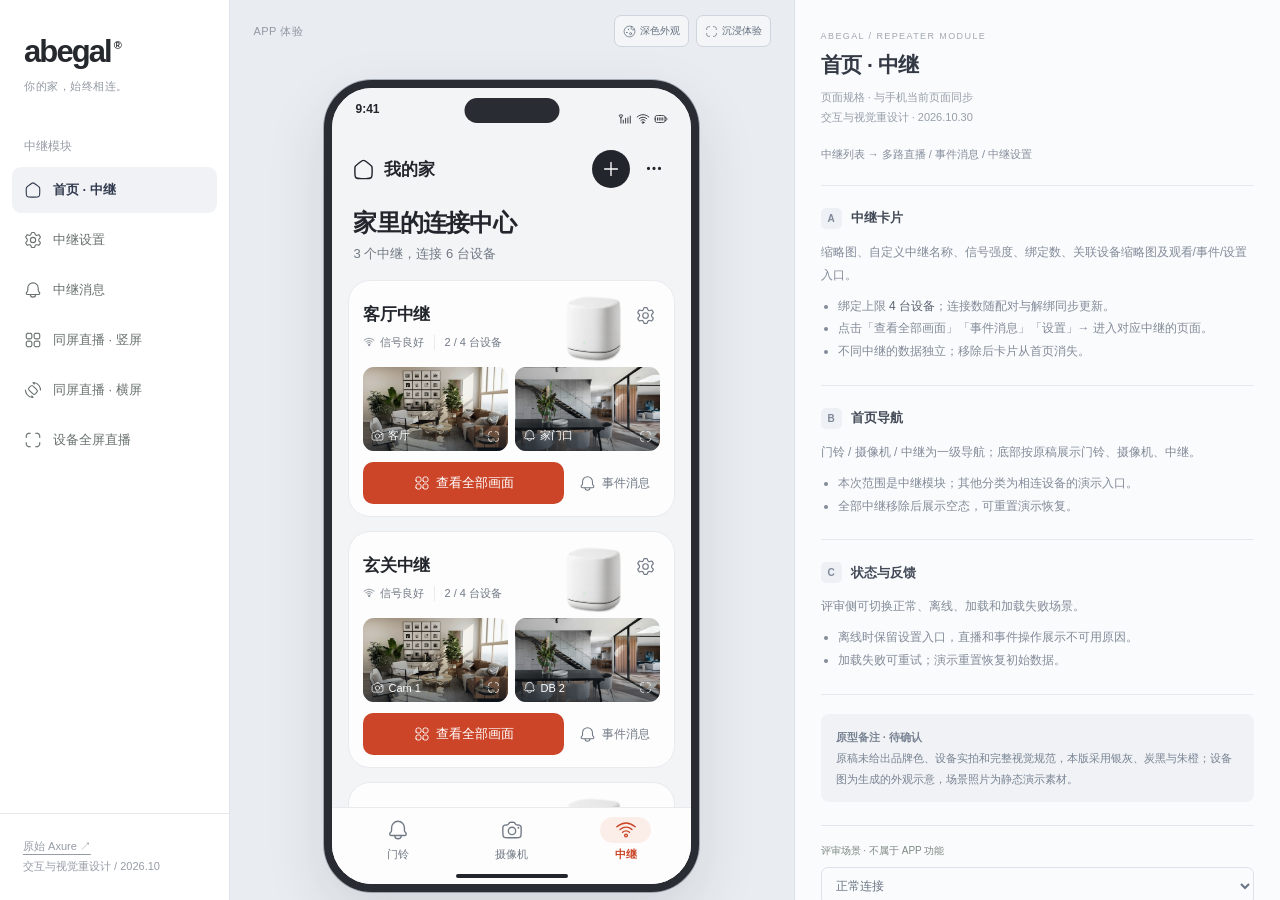
<file: index.html>
<!doctype html>
<html lang="zh-CN"><head><base href="./high-fidelity/"><meta charset="utf-8"><meta name="viewport" content="width=device-width,initial-scale=1"><meta name="theme-color" content="#cc4528"><title>Abegal · 中继与家庭守护</title><link rel="icon" href="data:image/svg+xml,%3Csvg xmlns='http://www.w3.org/2000/svg' viewBox='0 0 40 40'%3E%3Crect width='40' height='40' rx='12' fill='%23137866'/%3E%3Cpath d='M10 29 20 9l10 20M14 22h12' stroke='white' stroke-width='3' fill='none'/%3E%3C/svg%3E"><link rel="stylesheet" href="styles/tokens.css"><link rel="stylesheet" href="styles/app.css"><link rel="stylesheet" href="styles/product.css"></head>
<body><div id="root"></div><script type="module" src="app/index.js"></script></body></html>
</file>
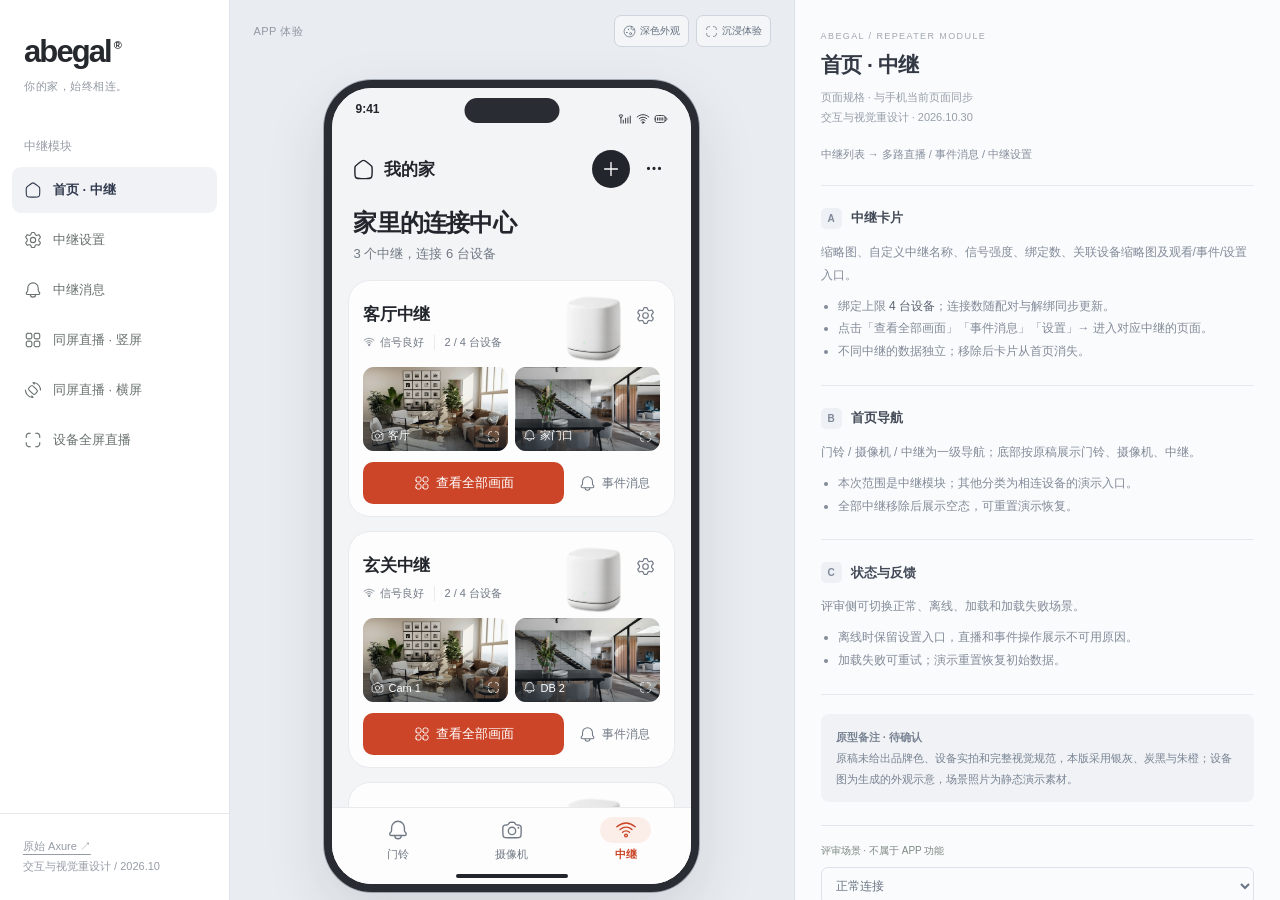
<file: high-fidelity/index.html>
<!doctype html>
<html lang="zh-CN"><head><meta charset="utf-8"><meta name="viewport" content="width=device-width,initial-scale=1"><meta name="theme-color" content="#cc4528"><title>Abegal · 中继与家庭守护</title><link rel="icon" href="data:image/svg+xml,%3Csvg xmlns='http://www.w3.org/2000/svg' viewBox='0 0 40 40'%3E%3Crect width='40' height='40' rx='12' fill='%23137866'/%3E%3Cpath d='M10 29 20 9l10 20M14 22h12' stroke='white' stroke-width='3' fill='none'/%3E%3C/svg%3E"><link rel="stylesheet" href="styles/tokens.css"><link rel="stylesheet" href="styles/app.css"><link rel="stylesheet" href="styles/product.css"></head>
<body><div id="root"></div><script type="module" src="app/index.js"></script></body></html>
</file>
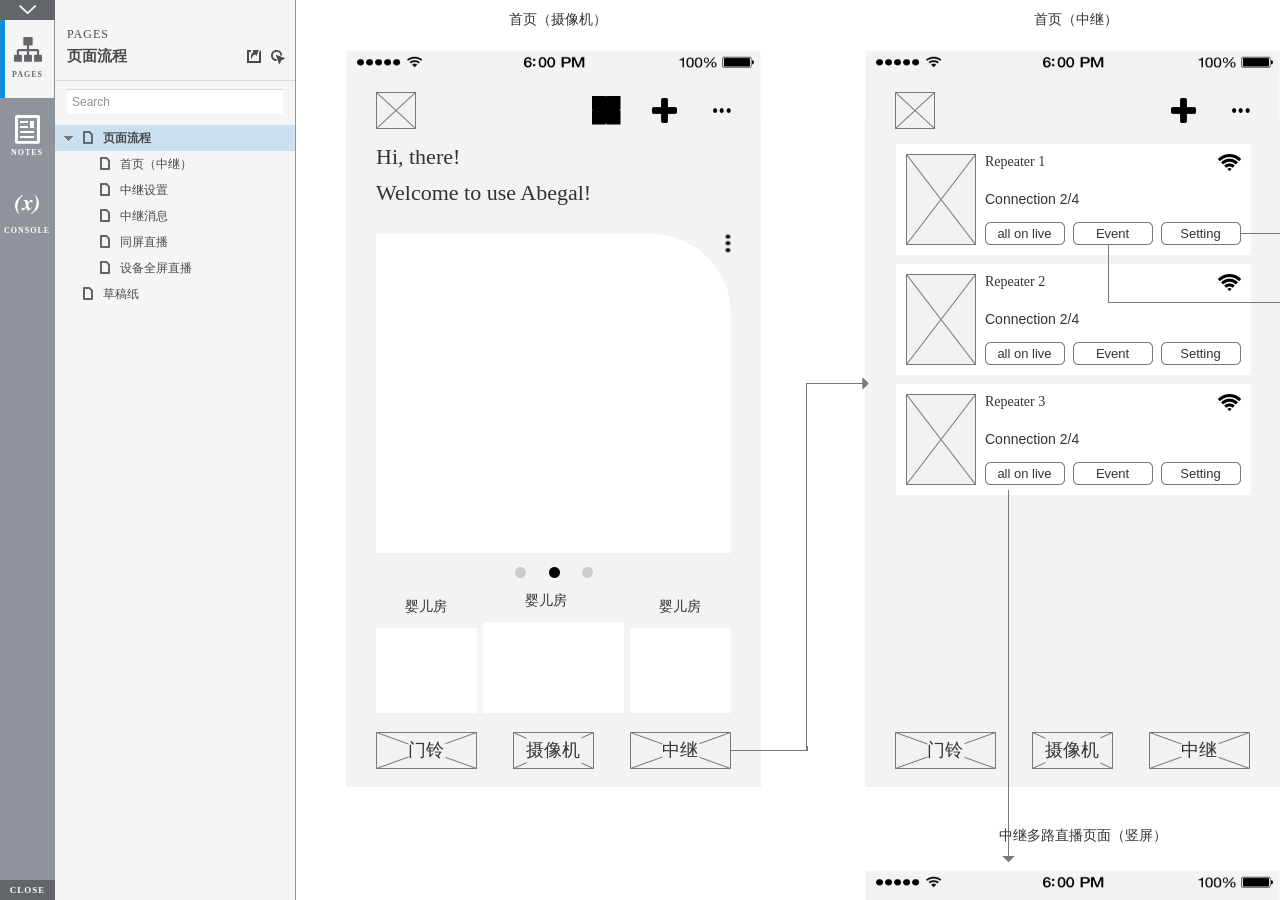
<file: start.html>
<!DOCTYPE html>
<html xmlns="http://www.w3.org/1999/xhtml" xml:lang="en" lang="en">
<head>
    <title>Untitled Document</title>
    <meta http-equiv="X-UA-Compatible" content="IE=edge"/>
    <meta http-equiv="content-type" content="text/html; charset=utf-8" />
    <meta name="viewport" content="width=device-width, initial-scale=1.0" />
    <meta name="apple-mobile-web-app-capable" content="yes" />
    <link type="text/css" href="resources/css/reset.css" rel="Stylesheet" />
    <link type="text/css" href="resources/css/default.css" rel="Stylesheet" />
    <!--<link href='https://fonts.googleapis.com/css?family=Nunito:300' rel='stylesheet' type='text/css'>-->

    <script type="text/javascript">
        if (location.href.toString().indexOf('file://localhost/') == 0) {
            location.href = location.href.toString().replace('file://localhost/', 'file:///');
        }
    </script>

    <!-- 8.0.0.3382 -->
<script src="resources/scripts/jquery-1.7.1.min.js"></script>
<script src="resources/scripts/startPre.js"></script>
<script src="data/document.js"></script>

    <style type="text/css">

#outerContainer {
	width:1000px;
	height:1500px;
}

.vsplitbar {
    width: 3px;
    /*background: #B9B9B9;*/
    border-right: 1px solid #8f949a;
}

.vsplitbar:hover, .vsplitbar.active {
    background: #8f949a;
}

#rightPanel {
    background-color: White;
}

/*#leftPanel {
    min-width: 120px;
}*/

.splitterMask {
   position:absolute;
   top: 0;
   left: 0;
   width: 100%;
   height: 100%;
   overflow: hidden;
   background-image: url(resources/images/transparent.gif);
   z-index: 20000;
}

    </style>
    <script type="text/javascript" language="JavaScript"><!--
        var SITEMAP_COLLAPSE_VAR_NAME = 'c';
        var PLUGIN_VAR_NAME = 'g';
        var FOOTNOTES_VAR_NAME = 'fn';
        var ADAPTIVE_VIEW_VAR_NAME = 'view';
        var lastLeftPanelWidth = 295;
        var toolBarOnly = true;

        // isolate scope
        (function() {
            setUpController();
            
            var configuration = $axure.document.configuration;
            var _settings = {};
            _settings.projectId = configuration.prototypeId;
            _settings.isAxshare = configuration.isAxshare;
            _settings.loadFeedbackPlugin = configuration.loadFeedbackPlugin;
            var cHash = getHashStringVar(SITEMAP_COLLAPSE_VAR_NAME);
            _settings.startCollapsed = cHash == "1";
            if(cHash == "2") closePlayer();
            var gHash = getHashStringVar(PLUGIN_VAR_NAME);
            if(gHash == "") gHash = 1;
            _settings.startPluginGid = gHash;

            $axure.player.settings = _settings;

            $(window).bind('load', function() {
                if(CHROME_5_LOCAL && !$('body').attr('pluginDetected')) {
                    window.location = 'resources/chrome/chrome.html';
                }
            });

            $(document).ready(function() {
                $axure.page.bind('load.start', mainFrame_onload);
                $axure.messageCenter.addMessageListener(messageCenter_message);

                $(document).on('pluginShown', function (event, data) {
                    setVarInCurrentUrlHash('g', data ? data : '');
                });

                $(document).on('pluginCreated', function(event, data) {
                    if($axure.player.settings.startPluginGid == data) {
                        $axure.player.showPlugin(data);
                    }
                });

                if($axure.player.settings.loadFeedbackPlugin) {
                    if($axure.player.settings.isAxshare) {
                        $axure.utils.loadJS('/Scripts/plugins/feedback/feedback8.js');
                    } else {
                        $axure.utils.loadJS('http://share.axure.com/Scripts/plugins/feedback/feedback8.js');
                    }
                }

                if(navigator.userAgent.indexOf("MSIE") >= 0) $('#outerContainer').width('100%');
                initialize();
                if($axure.player.settings.startCollapsed) $('#outerContainer').splitter({ sizeLeft: 0 });
                else $('#outerContainer').splitter({ sizeLeft: lastLeftPanelWidth });
                $('#leftPanel').width(lastLeftPanelWidth);
                
                $(window).resize(function() { resizeContent(); });

                $('#maximizePanelContainer').hide();

                initializeLogo();

                $(window).resize();
                resizeContent();
                
                $axure.player.collapseToBar();

                if($axure.player.settings.startCollapsed) {
                    collapse();
                    $('#leftPanel').width(0);
                }

                if(MOBILE_DEVICE) {
                    $('#interfaceControlFrameMinimizeContainer').height('45px');
                    $('#interfaceControlFrameMinimizeContainer a').height('45px');
                    $('#interfaceControlFrameHeaderContainer').css('margin-top','45px');
                    $('#interfaceControlFrameCloseContainer a').css('padding','10px 0px');
                    $('#maximizePanelContainer').height('45px');//.css('top','inherit').css('bottom','0px');

                    $('body').removeClass('hashover');

                    if(IOS) {
                        $('#rightPanel').css('overflow', 'auto').css('-webkit-overflow-scrolling', 'touch').css('-ms-overflow-x', 'hidden');

                        window.addEventListener("orientationchange", function() {
                            var viewport = document.querySelector("meta[name=viewport]");
                            //so iOS doesn't zoom when switching back to portrait
                            viewport.setAttribute('content', 'width=device-width, initial-scale=1.0, maximum-scale=1.0');
                            viewport.setAttribute('content', 'width=device-width, initial-scale=1.0');
                            resizeContent();
                        }, false);

                        $axure.page.bind('load.start', function() {
                            resizeContent();
                        });
                    }
                }

            });

            function initialize() {
                var legacyQString = getQueryString("Page");
                if (legacyQString.length > 0) {
                    location.href = location.href.substring(0, location.href.indexOf("?")) + "#p=" + legacyQString;
                    return;
                }

                var mainFrame = document.getElementById("mainFrame");
                //if it's local file on safari, test if we can access mainframe after its loaded
                if(SAFARI && document.location.href.indexOf('file://') >= 0) {
                    $(mainFrame).load(function () {
                        var canAccess;
                        try {
                            var mainFrameWindow = mainFrame.contentWindow || mainFrame.contentDocument;
                            mainFrameWindow['safari_file_CORS'] = 'Y';
                            canAccess = mainFrameWindow['safari_file_CORS'] === 'Y';
                        } catch(err) {
                            canAccess = false;
                        }

                        if(!canAccess) window.location = 'resources/chrome/safari.html';
                    });
                }

                mainFrame.contentWindow.location.href = getInitialUrl();
            }

            function initializeLogo() {
                if($axure.document.configuration.logoImagePath) {
                    var image = new Image();
                    image.onload = function() {
                        $('#logoImage').css('max-width', this.width + 'px');
                        $axure.player.resizeContent();
                    };
                    image.src = $axure.document.configuration.logoImagePath;
                
                    $('#interfaceControlFrameLogoImageContainer').html('<img id="logoImage" src="" />');
                    $('#logoImage').attr('src', $axure.document.configuration.logoImagePath).load(function() { resizeContent(); });
                } else $('#interfaceControlFrameLogoImageContainer').hide();

                if ($axure.document.configuration.logoImageCaption) {
                    $('#interfaceControlFrameLogoCaptionContainer').html($axure.document.configuration.logoImageCaption);
                } else $('#interfaceControlFrameLogoCaptionContainer').hide();

                if(!$('#interfaceControlFrameLogoImageContainer').is(':visible') && !$('#interfaceControlFrameLogoCaptionContainer').is(':visible')) {
                    $('#interfaceControlFrameLogoContainer').hide();
                }
            }

            var resizeContent = $axure.player.resizeContent = function() {
                var newHeight = $(window).height();
                var newWidth = $(window).width();

                var controlContainerHeight = newHeight;// - 30;
                if($('#interfaceControlFrameLogoContainer').is(':visible')) controlContainerHeight -= $('#interfaceControlFrameLogoContainer').outerHeight();// + 16;

                $('#outerContainer').height(newHeight).width(newWidth);
                $('.vsplitbar').height(newHeight);
                $('#leftPanel').height(newHeight);
                $('#interfaceControlFrame').height(newHeight);
                $('#interfaceControlFrameContainer').height(newHeight);
                $('#interfaceControlFrameHostContainer').height(controlContainerHeight);

                $('#rightPanel').height(newHeight);
                $('#mainFrame').height(newHeight);

                if($('#leftPanel').is(':visible')) $('#rightPanel').width($(window).width() - $('#leftPanel').width() - 1);// $('.vsplitbar').width());
                else $('#rightPanel').width($(window).width());

                $(document).trigger('ContainerHeightChange',[controlContainerHeight]);

                if(MOBILE_DEVICE) {
                    if(!(getHashStringVar(ADAPTIVE_VIEW_VAR_NAME).length > 0)) $axure.messageCenter.postMessage('setAdaptiveViewForSize', {'width':newWidth, 'height':$('#rightPanel').height()});
                }
            }

            var collapseToBar = $axure.player.collapseToBar = function() {
                lastLeftPanelWidth = $('#leftPanel').width();
                $('#leftPanel').width('55px');
                $('.vsplitbar').hide();
                $('#rightPanel').width($(window).width() - $('#leftPanel').width());
                $(window).resize();
                $('#outerContainer').trigger('resize');
                toolBarOnly = true;
            }

            var expandFromBar = $axure.player.expandFromBar = function() {
                if($('.vsplitbar').is(':visible')) return;

                $('#leftPanel').width(lastLeftPanelWidth);
                $('.vsplitbar').show();
                $('#rightPanel').width($(window).width() - $('#leftPanel').width() - 1);// $('.vsplitbar').width());
                $(window).resize();
                $('#outerContainer').trigger('resize');
                toolBarOnly = false;
            }

        })();

        function messageCenter_message(message, data) {
            if(message == 'expandFrame') expand();
            else if(message == 'getCollapseFrameOnLoad' && $axure.player.settings.startCollapsed && !MOBILE_DEVICE) $axure.messageCenter.postMessage('collapseFrameOnLoad');
        }

        
        function getInitialUrl() {
            var pageName = getHashStringVar("p");
            if(pageName.length > 0) return pageName + ".html";
            else {
                var url = getFirstPageUrl($axure.document.sitemap.rootNodes);
                return (url ? url : "about:blank");
            }
        }

        function getFirstPageUrl(nodes) {
            for (var i = 0; i < nodes.length; i++) {
                var node = nodes[i];
                if (node.url) return node.url;
                else {
                    var hasChildren = (node.children && node.children.length > 0);
                    if (hasChildren) {
                        var url = getFirstPageUrl(node.children);
                        if (url) return url;
                    }
                }
            }
            return null;
        }

        function closePlayer() {
            if($axure.page.location) window.location.href = $axure.page.location;
            else {
                var pageFile = getInitialUrl();
                var currentLocation = window.location.toString();
                window.location.href = currentLocation.substr(0, currentLocation.lastIndexOf("/") + 1) + pageFile;
            }
        }

        function replaceHash(newHash) {
            var currentLocWithoutHash = window.location.toString().split('#')[0];

            //We use replace so that every hash change doesn't get appended to the history stack.
            //We use replaceState in browsers that support it, else replace the location
            if(typeof window.history.replaceState != 'undefined') {
                try {
                    //Chrome 45 (Version 45.0.2454.85 m) started throwing an error here when generated locally (this only happens with sitemap open) which broke all interactions.
                    //try catch breaks the url adjusting nicely when the sitemap is open, but all interactions and forward and back buttons work.
                    //Uncaught SecurityError: Failed to execute 'replaceState' on 'History': A history state object with URL 'file:///C:/Users/Ian/Documents/Axure/HTML/Untitled/start.html#p=home' cannot be created in a document with origin 'null'.
                    window.history.replaceState(null, null, currentLocWithoutHash + newHash);
                } catch(ex) {}
            } else {
                window.location.replace(currentLocWithoutHash + newHash);
            }
        }

        function collapse() {
            setVarInCurrentUrlHash('c', 1);
            if(!toolBarOnly) lastLeftPanelWidth = $('#leftPanel').width();

            $('#maximizePanelContainer').show();
            $('#leftPanel').hide();
            $('.vsplitbar').hide();
            $('#rightPanel').width($(window).width());
            $(window).resize();
            $('#outerContainer').trigger('resize');

            $(document).trigger('sidebarCollapse');

            if(MOBILE_DEVICE) {
                $('#maximizePanelContainer').animate({
                    top:$('#rightPanel').height() - $('#maximizePanelContainer').height()
                }, 300, 'swing', function() {
                    $('#maximizePanelContainer').css('top', 'inherit').css('bottom', '0px');
                });
            }
        }

        function expand() {
            if(MOBILE_DEVICE) {
                $('#maximizePanelContainer').css('top', '0px').css('bottom', 'inherit');
            }

            deleteVarFromCurrentUrlHash('c');
            $('#maximizePanelContainer').hide();
            $('#leftPanel').width(lastLeftPanelWidth);
            $('#leftPanel').show();
            if(!toolBarOnly) {
                $('.vsplitbar').show();
                $('#rightPanel').width($(window).width() - $('#leftPanel').width() - 1);
            } else {
                $axure.player.collapseToBar();
            }
            $(window).resize();
            $('#outerContainer').trigger('resize');

            $(document).trigger('sidebarExpanded');
        }


        function mainFrame_onload() {
            if($axure.page.pageName) document.title = $axure.page.pageName;
        }

        function getQueryString(query) {
            var qstring = self.location.href.split("?");
            if(qstring.length < 2) return "";
            return GetParameter(qstring, query);
        }
        
        function GetParameter(qstring, query) {
            var prms = qstring[1].split("&");
            var frmelements = new Array();
            var currprmeter, querystr = "";

            for(var i = 0; i < prms.length; i++) {
                currprmeter = prms[i].split("=");
                frmelements[i] = new Array();
                frmelements[i][0] = currprmeter[0];
                frmelements[i][1] = currprmeter[1];
            }

            for(j = 0; j < frmelements.length; j++) {
                if(frmelements[j][0].toLowerCase() == query.toLowerCase()) {
                    querystr = frmelements[j][1];
                    break;
                }
            }
            return querystr;
        }
        
        function getHashStringVar(query) {
            var qstring = self.location.href.split("#");
            if(qstring.length < 2) return "";
            return GetParameter(qstring, query);
        }

        function setHashStringVar(currentHash, varName, varVal) {
            var varWithEqual = varName + '=';
            var poundVarWithEqual = varVal === '' ? '' :  '#' + varName + '=' + varVal;
            var ampVarWithEqual = varVal === '' ? '' :  '&' + varName + '=' + varVal;
            var hashToSet = '';

            var pageIndex = currentHash.indexOf('#' + varWithEqual);
            if(pageIndex == -1) pageIndex = currentHash.indexOf('&' + varWithEqual);
            if(pageIndex != -1) {
                var newHash = currentHash.substring(0, pageIndex);

                newHash = newHash == '' ? poundVarWithEqual : newHash + ampVarWithEqual;

                var ampIndex = currentHash.indexOf('&', pageIndex + 1);
                if(ampIndex != -1) {
                    newHash = newHash == '' ? '#' + currentHash.substring(ampIndex + 1) : newHash + currentHash.substring(ampIndex);
                }
                hashToSet = newHash;
            } else if(currentHash.indexOf('#') != -1) {
                hashToSet = currentHash + ampVarWithEqual;
            } else {
                hashToSet = poundVarWithEqual;
            }

            if(hashToSet != '' || varVal == '') {
                return hashToSet;
            }

            return null;
        }

        function setVarInCurrentUrlHash(varName, varVal) {
            var newHash = setHashStringVar(window.location.hash, varName, varVal);

            if(newHash != null) {
                replaceHash(newHash);
            }
        }

        function deleteHashStringVar(currentHash, varName) {
            var varWithEqual = varName + '=';

            var pageIndex = currentHash.indexOf('#' + varWithEqual);
            if(pageIndex == -1) pageIndex = currentHash.indexOf('&' + varWithEqual);
            if(pageIndex != -1) {
                var newHash = currentHash.substring(0, pageIndex);

                var ampIndex = currentHash.indexOf('&', pageIndex + 1);

                //IF begin of string....if none blank, ELSE # instead of & and rest
                //IF in string....prefix + if none blank, ELSE &-rest
                if(newHash == '') { //beginning of string
                    newHash = ampIndex != -1 ? '#' + currentHash.substring(ampIndex + 1) : '';
                } else { //somewhere in the middle
                    newHash = newHash + (ampIndex != -1 ? currentHash.substring(ampIndex) : '');
                }

                return newHash;
            }

            return null;
        }

        function deleteVarFromCurrentUrlHash(varName) {
            var newHash = deleteHashStringVar(window.location.hash, varName);

            if(newHash != null) {
                replaceHash(newHash);
            }
        }
    --></script>
    
    <link type="text/css" rel="Stylesheet" href="plugins/sitemap/styles/sitemap.css" />
    <link type="text/css" rel="Stylesheet" href="plugins/page_notes/styles/page_notes.css" />
    <link type="text/css" rel="Stylesheet" href="plugins/debug/styles/debug.css" />
    <script src="resources/scripts/startPost.js"></script>


    <!--<link type="text/css" rel="Stylesheet" href="plugins/recordplay/styles/recordplay.css" />
    <script type="text/javascript" src="plugins/recordplay/recordplay.js"></script>-->
    

</head>
<body scroll="no" class="hashover">
    <div id="outerContainer">

        <div id="leftPanel">
            <div id="interfaceControlFrame">
                <div id="interfaceControlFrameMinimizeContainer">
                    <a title="Collapse" id="interfaceControlFrameMinimizeButton" onclick="collapse();">&nbsp;</a>
                </div>
                <div id="interfaceControlFrameHeaderContainer">
                    <ul id="interfaceControlFrameHeader"></ul>
                </div>
                <div id="interfaceControlFrameContainer">
                    <div id="interfaceControlFrameLogoContainer">
                        <div id="interfaceControlFrameLogoImageContainer"></div>
                        <div id="interfaceControlFrameLogoCaptionContainer"></div>
                    </div>
                    <div id="interfaceControlFrameHostContainer">
                    </div>
                </div>
                <div id="interfaceControlFrameCloseContainer">
                    <a title="Close" id="interfaceControlFrameCloseButton" onclick="closePlayer();">CLOSE</a>
                </div>
            </div>
        </div>
        <div id="rightPanel">
            <iframe id="mainFrame" name="mainFrame" width="100%" height="100%" src="" frameborder="0" style="display: block;" webkitallowfullscreen mozallowfullscreen allowfullscreen></iframe>
        </div>

    </div>

    <div id="maximizePanelContainer">
        <iframe id="expandFrame" src="resources/expand.html" width="100%" height="100%" scrolling="no" allowtransparency="true" frameborder="0"></iframe>
    </div>

</body>
</html>
</file>
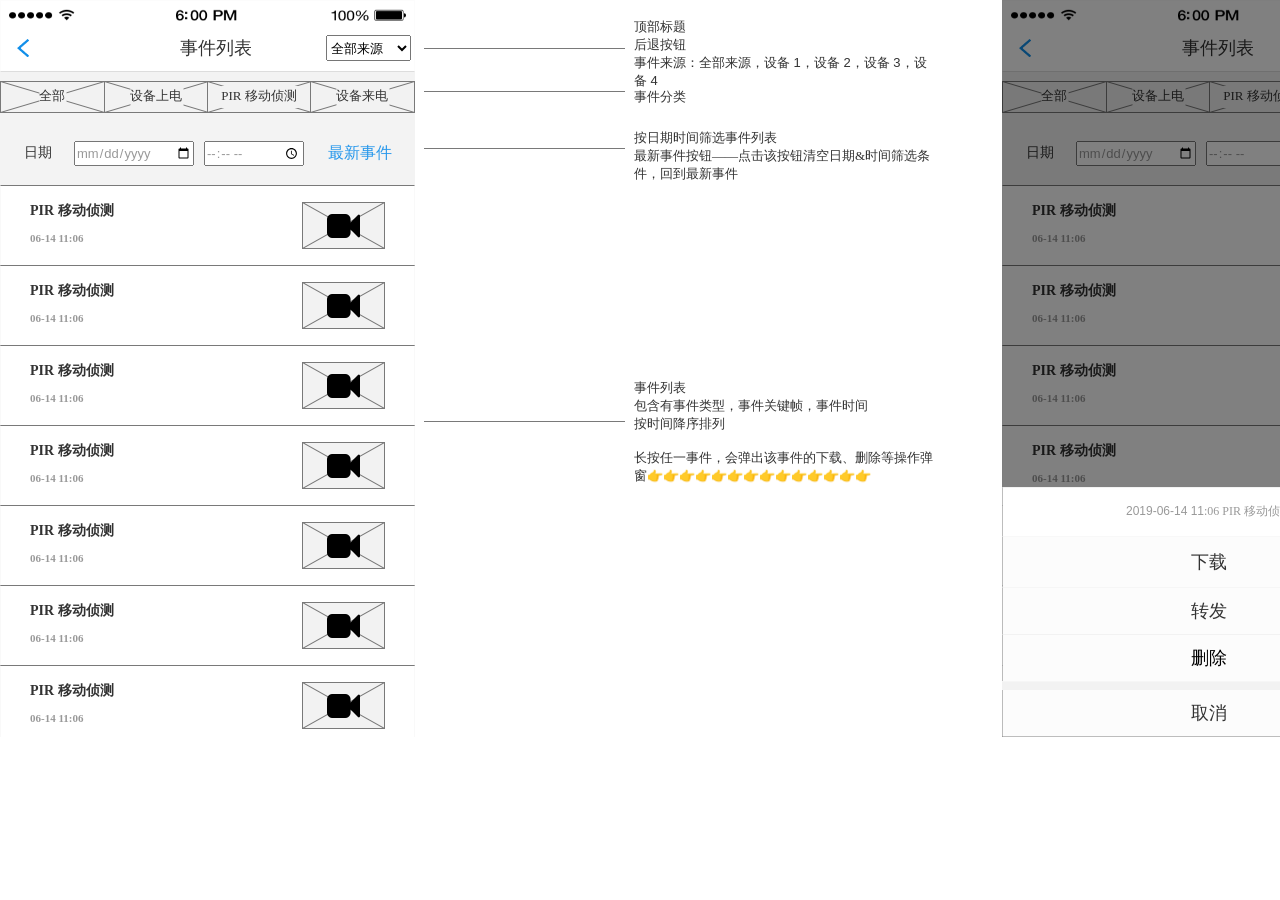
<file: 中继消息.html>
﻿<!DOCTYPE html>
<html>
  <head>
    <title>中继消息</title>
    <meta http-equiv="X-UA-Compatible" content="IE=edge"/>
    <meta http-equiv="content-type" content="text/html; charset=utf-8"/>
    <meta name="apple-mobile-web-app-capable" content="yes"/>
    <link href="resources/css/jquery-ui-themes.css" type="text/css" rel="stylesheet"/>
    <link href="resources/css/axure_rp_page.css" type="text/css" rel="stylesheet"/>
    <link href="data/styles.css" type="text/css" rel="stylesheet"/>
    <link href="files/中继消息/styles.css" type="text/css" rel="stylesheet"/>
    <script src="resources/scripts/jquery-1.7.1.min.js"></script>
    <script src="resources/scripts/jquery-ui-1.8.10.custom.min.js"></script>
    <script src="resources/scripts/prototypePre.js"></script>
    <script src="data/document.js"></script>
    <script src="resources/scripts/prototypePost.js"></script>
    <script src="files/中继消息/data.js"></script>
    <script type="text/javascript">
      $axure.utils.getTransparentGifPath = function() { return 'resources/images/transparent.gif'; };
      $axure.utils.getOtherPath = function() { return 'resources/Other.html'; };
      $axure.utils.getReloadPath = function() { return 'resources/reload.html'; };
    </script>
  </head>
  <body>
    <div id="base" class="">

      <!-- Unnamed (iPhone6) -->

      <!-- 主要区域 (矩形) -->
      <div id="u251" class="ax_default box_2" data-label="主要区域">
        <img id="u251_img" class="img " src="images/页面流程/主要区域_u6.png"/>
      </div>

      <!-- 导航栏 (矩形) -->
      <div id="u252" class="ax_default shape" data-label="导航栏">
        <img id="u252_img" class="img " src="images/页面流程/导航栏_u7.png"/>
      </div>

      <!-- 顶部状态栏 (图片) -->
      <div id="u253" class="ax_default image" data-label="顶部状态栏">
        <img id="u253_img" class="img " src="images/页面流程/顶部状态栏_u8.png"/>
      </div>

      <!-- Unnamed (组 合) -->
      <div id="u254" class="ax_default" data-left="0" data-top="0" data-width="415" data-height="72">

        <!-- Unnamed (组 合) -->
        <div id="u255" class="ax_default" data-left="0" data-top="0" data-width="415" data-height="72">

          <!-- Unnamed (组 合) -->
          <div id="u256" class="ax_default" data-left="0" data-top="0" data-width="415" data-height="72">

            <!-- Unnamed (矩形) -->
            <div id="u257" class="ax_default shape">
              <img id="u257_img" class="img " src="images/页面流程/u88.png"/>
            </div>

            <!-- Unnamed (图片) -->
            <div id="u258" class="ax_default image">
              <img id="u258_img" class="img " src="images/页面流程/u89.png"/>
            </div>

            <!-- Unnamed (矩形) -->
            <div id="u259" class="ax_default _36号字_顶部标题、大按钮、弹窗提示主标题_">
              <img id="u259_img" class="img " src="images/页面流程/u125.png"/>
              <div id="u259_text" class="text ">
                <p><span>事件列表</span></p>
              </div>
            </div>

            <!-- Unnamed (下拉列表框) -->
            <div id="u260" class="ax_default droplist">
              <select id="u260_input">
                <option selected value="全部来源">全部来源</option>
                <option value="设备 1">设备 1</option>
                <option value="设备 2">设备 2</option>
                <option value="设备 3">设备 3</option>
                <option value="设备 4">设备 4</option>
              </select>
            </div>
          </div>
        </div>

        <!-- Unnamed (图片) -->
        <div id="u261" class="ax_default image">
          <img id="u261_img" class="img " src="images/页面流程/顶部状态栏_u8.png"/>
        </div>
      </div>

      <!-- Unnamed (占位符) -->
      <div id="u262" class="ax_default placeholder">
        <img id="u262_img" class="img " src="images/页面流程/u128.png"/>
        <div id="u262_text" class="text ">
          <p><span>全部</span></p>
        </div>
      </div>

      <!-- Unnamed (占位符) -->
      <div id="u263" class="ax_default placeholder">
        <img id="u263_img" class="img " src="images/页面流程/u129.png"/>
        <div id="u263_text" class="text ">
          <p><span>设备上电</span></p>
        </div>
      </div>

      <!-- Unnamed (占位符) -->
      <div id="u264" class="ax_default placeholder">
        <img id="u264_img" class="img " src="images/页面流程/u130.png"/>
        <div id="u264_text" class="text ">
          <p><span>PIR 移动侦测</span></p>
        </div>
      </div>

      <!-- Unnamed (占位符) -->
      <div id="u265" class="ax_default placeholder">
        <img id="u265_img" class="img " src="images/页面流程/u129.png"/>
        <div id="u265_text" class="text ">
          <p><span>设备来电</span></p>
        </div>
      </div>

      <!-- Unnamed (文本框) -->
      <div id="u266" class="ax_default text_field">
        <input id="u266_input" type="date" value=""/>
      </div>

      <!-- Unnamed (文本框) -->
      <div id="u267" class="ax_default text_field">
        <input id="u267_input" type="time" value=""/>
      </div>

      <!-- Unnamed (矩形) -->
      <div id="u268" class="ax_default label">
        <img id="u268_img" class="img " src="images/页面流程/u134.png"/>
        <div id="u268_text" class="text ">
          <p><span>日期</span></p>
        </div>
      </div>

      <!-- Unnamed (矩形) -->
      <div id="u269" class="ax_default _32号字_单行列表内，右方操作说明的文字__）">
        <img id="u269_img" class="img " src="images/页面流程/u126.png"/>
        <div id="u269_text" class="text ">
          <p><span>最新事件</span></p>
        </div>
      </div>

      <!-- Unnamed (动态面板) -->
      <div id="u270" class="ax_default">
        <div id="u270_state0" class="panel_state" data-label="State1" style="">
          <div id="u270_state0_content" class="panel_state_content">

            <!-- Unnamed (中继器) -->
            <div id="u271" class="ax_default">
              <script id="u271_script" type="axure-repeater-template">

                <!-- Unnamed (矩形) -->
                <div id="u272" class="ax_default box_1 u272">
                  <img id="u272_img" class="img u272_img" src="images/页面流程/u138.png"/>
                </div>

                <!-- Unnamed (矩形) -->
                <div id="u273" class="ax_default label u273">
                  <img id="u273_img" class="img u273_img" src="images/页面流程/u139.png"/>
                  <div id="u273_text" class="text u273_text">
                    <p><span>PIR 移动侦测</span></p>
                  </div>
                </div>

                <!-- Unnamed (矩形) -->
                <div id="u274" class="ax_default label u274">
                  <img id="u274_img" class="img u274_img" src="images/页面流程/u140.png"/>
                  <div id="u274_text" class="text u274_text">
                    <p><span>06-14 11:06 </span></p>
                  </div>
                </div>

                <!-- Unnamed (占位符) -->
                <div id="u275" class="ax_default placeholder u275">
                  <img id="u275_img" class="img u275_img" src="images/页面流程/u141.png"/>
                </div>

                <!-- Unnamed (形状) -->
                <div id="u276" class="ax_default icon u276">
                  <img id="u276_img" class="img u276_img" src="images/页面流程/u142.png"/>
                </div>
              </script>
              <div id="u271-1" class="" style="width: 414px; height: 80px;">

                <!-- Unnamed (矩形) -->
                <div id="u272-1" class="ax_default box_1 u272" style="width: 414px; height: 80px; left: 0px; top: 0px;visibility: inherit">
                  <img id="u272-1_img" class="img u272_img" src="images/页面流程/u138.png"/>
                </div>

                <!-- Unnamed (矩形) -->
                <div id="u273-1" class="ax_default label u273" style="width: 84px; height: 20px; left: 30px; top: 17px;visibility: inherit">
                  <img id="u273-1_img" class="img u273_img" src="images/页面流程/u139.png"/>
                  <div id="u273-1_text" class="text u273_text" style="position: absolute;left: 0px;top: 0px;width: 84px;visibility: inherit">
                    <p><span>PIR 移动侦测</span></p>
                  </div>
                </div>

                <!-- Unnamed (矩形) -->
                <div id="u274-1" class="ax_default label u274" style="width: 65px; height: 16px; left: 30px; top: 47px;visibility: inherit">
                  <img id="u274-1_img" class="img u274_img" src="images/页面流程/u140.png"/>
                  <div id="u274-1_text" class="text u274_text" style="position: absolute;left: 0px;top: 0px;width: 65px;visibility: inherit">
                    <p><span>06-14 11:06 </span></p>
                  </div>
                </div>

                <!-- Unnamed (占位符) -->
                <div id="u275-1" class="ax_default placeholder u275" style="width: 82px; height: 46px; left: 302px; top: 17px;visibility: inherit">
                  <img id="u275-1_img" class="img u275_img" src="images/页面流程/u141.png"/>
                </div>

                <!-- Unnamed (形状) -->
                <div id="u276-1" class="ax_default icon u276" style="width: 32px; height: 23px; left: 327px; top: 29px;visibility: inherit">
                  <img id="u276-1_img" class="img u276_img" src="images/页面流程/u142.png"/>
                </div>
              </div>
              <div id="u271-2" class="" style="width: 414px; height: 80px;">

                <!-- Unnamed (矩形) -->
                <div id="u272-2" class="ax_default box_1 u272" style="width: 414px; height: 80px; left: 0px; top: 0px;visibility: inherit">
                  <img id="u272-2_img" class="img u272_img" src="images/页面流程/u138.png"/>
                </div>

                <!-- Unnamed (矩形) -->
                <div id="u273-2" class="ax_default label u273" style="width: 84px; height: 20px; left: 30px; top: 17px;visibility: inherit">
                  <img id="u273-2_img" class="img u273_img" src="images/页面流程/u139.png"/>
                  <div id="u273-2_text" class="text u273_text" style="position: absolute;left: 0px;top: 0px;width: 84px;visibility: inherit">
                    <p><span>PIR 移动侦测</span></p>
                  </div>
                </div>

                <!-- Unnamed (矩形) -->
                <div id="u274-2" class="ax_default label u274" style="width: 65px; height: 16px; left: 30px; top: 47px;visibility: inherit">
                  <img id="u274-2_img" class="img u274_img" src="images/页面流程/u140.png"/>
                  <div id="u274-2_text" class="text u274_text" style="position: absolute;left: 0px;top: 0px;width: 65px;visibility: inherit">
                    <p><span>06-14 11:06 </span></p>
                  </div>
                </div>

                <!-- Unnamed (占位符) -->
                <div id="u275-2" class="ax_default placeholder u275" style="width: 82px; height: 46px; left: 302px; top: 17px;visibility: inherit">
                  <img id="u275-2_img" class="img u275_img" src="images/页面流程/u141.png"/>
                </div>

                <!-- Unnamed (形状) -->
                <div id="u276-2" class="ax_default icon u276" style="width: 32px; height: 23px; left: 327px; top: 29px;visibility: inherit">
                  <img id="u276-2_img" class="img u276_img" src="images/页面流程/u142.png"/>
                </div>
              </div>
              <div id="u271-3" class="" style="width: 414px; height: 80px;">

                <!-- Unnamed (矩形) -->
                <div id="u272-3" class="ax_default box_1 u272" style="width: 414px; height: 80px; left: 0px; top: 0px;visibility: inherit">
                  <img id="u272-3_img" class="img u272_img" src="images/页面流程/u138.png"/>
                </div>

                <!-- Unnamed (矩形) -->
                <div id="u273-3" class="ax_default label u273" style="width: 84px; height: 20px; left: 30px; top: 17px;visibility: inherit">
                  <img id="u273-3_img" class="img u273_img" src="images/页面流程/u139.png"/>
                  <div id="u273-3_text" class="text u273_text" style="position: absolute;left: 0px;top: 0px;width: 84px;visibility: inherit">
                    <p><span>PIR 移动侦测</span></p>
                  </div>
                </div>

                <!-- Unnamed (矩形) -->
                <div id="u274-3" class="ax_default label u274" style="width: 65px; height: 16px; left: 30px; top: 47px;visibility: inherit">
                  <img id="u274-3_img" class="img u274_img" src="images/页面流程/u140.png"/>
                  <div id="u274-3_text" class="text u274_text" style="position: absolute;left: 0px;top: 0px;width: 65px;visibility: inherit">
                    <p><span>06-14 11:06 </span></p>
                  </div>
                </div>

                <!-- Unnamed (占位符) -->
                <div id="u275-3" class="ax_default placeholder u275" style="width: 82px; height: 46px; left: 302px; top: 17px;visibility: inherit">
                  <img id="u275-3_img" class="img u275_img" src="images/页面流程/u141.png"/>
                </div>

                <!-- Unnamed (形状) -->
                <div id="u276-3" class="ax_default icon u276" style="width: 32px; height: 23px; left: 327px; top: 29px;visibility: inherit">
                  <img id="u276-3_img" class="img u276_img" src="images/页面流程/u142.png"/>
                </div>
              </div>
              <div id="u271-4" class="" style="width: 414px; height: 80px;">

                <!-- Unnamed (矩形) -->
                <div id="u272-4" class="ax_default box_1 u272" style="width: 414px; height: 80px; left: 0px; top: 0px;visibility: inherit">
                  <img id="u272-4_img" class="img u272_img" src="images/页面流程/u138.png"/>
                </div>

                <!-- Unnamed (矩形) -->
                <div id="u273-4" class="ax_default label u273" style="width: 84px; height: 20px; left: 30px; top: 17px;visibility: inherit">
                  <img id="u273-4_img" class="img u273_img" src="images/页面流程/u139.png"/>
                  <div id="u273-4_text" class="text u273_text" style="position: absolute;left: 0px;top: 0px;width: 84px;visibility: inherit">
                    <p><span>PIR 移动侦测</span></p>
                  </div>
                </div>

                <!-- Unnamed (矩形) -->
                <div id="u274-4" class="ax_default label u274" style="width: 65px; height: 16px; left: 30px; top: 47px;visibility: inherit">
                  <img id="u274-4_img" class="img u274_img" src="images/页面流程/u140.png"/>
                  <div id="u274-4_text" class="text u274_text" style="position: absolute;left: 0px;top: 0px;width: 65px;visibility: inherit">
                    <p><span>06-14 11:06 </span></p>
                  </div>
                </div>

                <!-- Unnamed (占位符) -->
                <div id="u275-4" class="ax_default placeholder u275" style="width: 82px; height: 46px; left: 302px; top: 17px;visibility: inherit">
                  <img id="u275-4_img" class="img u275_img" src="images/页面流程/u141.png"/>
                </div>

                <!-- Unnamed (形状) -->
                <div id="u276-4" class="ax_default icon u276" style="width: 32px; height: 23px; left: 327px; top: 29px;visibility: inherit">
                  <img id="u276-4_img" class="img u276_img" src="images/页面流程/u142.png"/>
                </div>
              </div>
              <div id="u271-5" class="" style="width: 414px; height: 80px;">

                <!-- Unnamed (矩形) -->
                <div id="u272-5" class="ax_default box_1 u272" style="width: 414px; height: 80px; left: 0px; top: 0px;visibility: inherit">
                  <img id="u272-5_img" class="img u272_img" src="images/页面流程/u138.png"/>
                </div>

                <!-- Unnamed (矩形) -->
                <div id="u273-5" class="ax_default label u273" style="width: 84px; height: 20px; left: 30px; top: 17px;visibility: inherit">
                  <img id="u273-5_img" class="img u273_img" src="images/页面流程/u139.png"/>
                  <div id="u273-5_text" class="text u273_text" style="position: absolute;left: 0px;top: 0px;width: 84px;visibility: inherit">
                    <p><span>PIR 移动侦测</span></p>
                  </div>
                </div>

                <!-- Unnamed (矩形) -->
                <div id="u274-5" class="ax_default label u274" style="width: 65px; height: 16px; left: 30px; top: 47px;visibility: inherit">
                  <img id="u274-5_img" class="img u274_img" src="images/页面流程/u140.png"/>
                  <div id="u274-5_text" class="text u274_text" style="position: absolute;left: 0px;top: 0px;width: 65px;visibility: inherit">
                    <p><span>06-14 11:06 </span></p>
                  </div>
                </div>

                <!-- Unnamed (占位符) -->
                <div id="u275-5" class="ax_default placeholder u275" style="width: 82px; height: 46px; left: 302px; top: 17px;visibility: inherit">
                  <img id="u275-5_img" class="img u275_img" src="images/页面流程/u141.png"/>
                </div>

                <!-- Unnamed (形状) -->
                <div id="u276-5" class="ax_default icon u276" style="width: 32px; height: 23px; left: 327px; top: 29px;visibility: inherit">
                  <img id="u276-5_img" class="img u276_img" src="images/页面流程/u142.png"/>
                </div>
              </div>
              <div id="u271-6" class="" style="width: 414px; height: 80px;">

                <!-- Unnamed (矩形) -->
                <div id="u272-6" class="ax_default box_1 u272" style="width: 414px; height: 80px; left: 0px; top: 0px;visibility: inherit">
                  <img id="u272-6_img" class="img u272_img" src="images/页面流程/u138.png"/>
                </div>

                <!-- Unnamed (矩形) -->
                <div id="u273-6" class="ax_default label u273" style="width: 84px; height: 20px; left: 30px; top: 17px;visibility: inherit">
                  <img id="u273-6_img" class="img u273_img" src="images/页面流程/u139.png"/>
                  <div id="u273-6_text" class="text u273_text" style="position: absolute;left: 0px;top: 0px;width: 84px;visibility: inherit">
                    <p><span>PIR 移动侦测</span></p>
                  </div>
                </div>

                <!-- Unnamed (矩形) -->
                <div id="u274-6" class="ax_default label u274" style="width: 65px; height: 16px; left: 30px; top: 47px;visibility: inherit">
                  <img id="u274-6_img" class="img u274_img" src="images/页面流程/u140.png"/>
                  <div id="u274-6_text" class="text u274_text" style="position: absolute;left: 0px;top: 0px;width: 65px;visibility: inherit">
                    <p><span>06-14 11:06 </span></p>
                  </div>
                </div>

                <!-- Unnamed (占位符) -->
                <div id="u275-6" class="ax_default placeholder u275" style="width: 82px; height: 46px; left: 302px; top: 17px;visibility: inherit">
                  <img id="u275-6_img" class="img u275_img" src="images/页面流程/u141.png"/>
                </div>

                <!-- Unnamed (形状) -->
                <div id="u276-6" class="ax_default icon u276" style="width: 32px; height: 23px; left: 327px; top: 29px;visibility: inherit">
                  <img id="u276-6_img" class="img u276_img" src="images/页面流程/u142.png"/>
                </div>
              </div>
              <div id="u271-7" class="" style="width: 414px; height: 80px;">

                <!-- Unnamed (矩形) -->
                <div id="u272-7" class="ax_default box_1 u272" style="width: 414px; height: 80px; left: 0px; top: 0px;visibility: inherit">
                  <img id="u272-7_img" class="img u272_img" src="images/页面流程/u138.png"/>
                </div>

                <!-- Unnamed (矩形) -->
                <div id="u273-7" class="ax_default label u273" style="width: 84px; height: 20px; left: 30px; top: 17px;visibility: inherit">
                  <img id="u273-7_img" class="img u273_img" src="images/页面流程/u139.png"/>
                  <div id="u273-7_text" class="text u273_text" style="position: absolute;left: 0px;top: 0px;width: 84px;visibility: inherit">
                    <p><span>PIR 移动侦测</span></p>
                  </div>
                </div>

                <!-- Unnamed (矩形) -->
                <div id="u274-7" class="ax_default label u274" style="width: 65px; height: 16px; left: 30px; top: 47px;visibility: inherit">
                  <img id="u274-7_img" class="img u274_img" src="images/页面流程/u140.png"/>
                  <div id="u274-7_text" class="text u274_text" style="position: absolute;left: 0px;top: 0px;width: 65px;visibility: inherit">
                    <p><span>06-14 11:06 </span></p>
                  </div>
                </div>

                <!-- Unnamed (占位符) -->
                <div id="u275-7" class="ax_default placeholder u275" style="width: 82px; height: 46px; left: 302px; top: 17px;visibility: inherit">
                  <img id="u275-7_img" class="img u275_img" src="images/页面流程/u141.png"/>
                </div>

                <!-- Unnamed (形状) -->
                <div id="u276-7" class="ax_default icon u276" style="width: 32px; height: 23px; left: 327px; top: 29px;visibility: inherit">
                  <img id="u276-7_img" class="img u276_img" src="images/页面流程/u142.png"/>
                </div>
              </div>
              <div id="u271-8" class="" style="width: 414px; height: 80px;">

                <!-- Unnamed (矩形) -->
                <div id="u272-8" class="ax_default box_1 u272" style="width: 414px; height: 80px; left: 0px; top: 0px;visibility: inherit">
                  <img id="u272-8_img" class="img u272_img" src="images/页面流程/u138.png"/>
                </div>

                <!-- Unnamed (矩形) -->
                <div id="u273-8" class="ax_default label u273" style="width: 84px; height: 20px; left: 30px; top: 17px;visibility: inherit">
                  <img id="u273-8_img" class="img u273_img" src="images/页面流程/u139.png"/>
                  <div id="u273-8_text" class="text u273_text" style="position: absolute;left: 0px;top: 0px;width: 84px;visibility: inherit">
                    <p><span>PIR 移动侦测</span></p>
                  </div>
                </div>

                <!-- Unnamed (矩形) -->
                <div id="u274-8" class="ax_default label u274" style="width: 65px; height: 16px; left: 30px; top: 47px;visibility: inherit">
                  <img id="u274-8_img" class="img u274_img" src="images/页面流程/u140.png"/>
                  <div id="u274-8_text" class="text u274_text" style="position: absolute;left: 0px;top: 0px;width: 65px;visibility: inherit">
                    <p><span>06-14 11:06 </span></p>
                  </div>
                </div>

                <!-- Unnamed (占位符) -->
                <div id="u275-8" class="ax_default placeholder u275" style="width: 82px; height: 46px; left: 302px; top: 17px;visibility: inherit">
                  <img id="u275-8_img" class="img u275_img" src="images/页面流程/u141.png"/>
                </div>

                <!-- Unnamed (形状) -->
                <div id="u276-8" class="ax_default icon u276" style="width: 32px; height: 23px; left: 327px; top: 29px;visibility: inherit">
                  <img id="u276-8_img" class="img u276_img" src="images/页面流程/u142.png"/>
                </div>
              </div>
              <div id="u271-9" class="" style="width: 414px; height: 80px;">

                <!-- Unnamed (矩形) -->
                <div id="u272-9" class="ax_default box_1 u272" style="width: 414px; height: 80px; left: 0px; top: 0px;visibility: inherit">
                  <img id="u272-9_img" class="img u272_img" src="images/页面流程/u138.png"/>
                </div>

                <!-- Unnamed (矩形) -->
                <div id="u273-9" class="ax_default label u273" style="width: 84px; height: 20px; left: 30px; top: 17px;visibility: inherit">
                  <img id="u273-9_img" class="img u273_img" src="images/页面流程/u139.png"/>
                  <div id="u273-9_text" class="text u273_text" style="position: absolute;left: 0px;top: 0px;width: 84px;visibility: inherit">
                    <p><span>PIR 移动侦测</span></p>
                  </div>
                </div>

                <!-- Unnamed (矩形) -->
                <div id="u274-9" class="ax_default label u274" style="width: 65px; height: 16px; left: 30px; top: 47px;visibility: inherit">
                  <img id="u274-9_img" class="img u274_img" src="images/页面流程/u140.png"/>
                  <div id="u274-9_text" class="text u274_text" style="position: absolute;left: 0px;top: 0px;width: 65px;visibility: inherit">
                    <p><span>06-14 11:06 </span></p>
                  </div>
                </div>

                <!-- Unnamed (占位符) -->
                <div id="u275-9" class="ax_default placeholder u275" style="width: 82px; height: 46px; left: 302px; top: 17px;visibility: inherit">
                  <img id="u275-9_img" class="img u275_img" src="images/页面流程/u141.png"/>
                </div>

                <!-- Unnamed (形状) -->
                <div id="u276-9" class="ax_default icon u276" style="width: 32px; height: 23px; left: 327px; top: 29px;visibility: inherit">
                  <img id="u276-9_img" class="img u276_img" src="images/页面流程/u142.png"/>
                </div>
              </div>
              <div id="u271-10" class="" style="width: 414px; height: 80px;">

                <!-- Unnamed (矩形) -->
                <div id="u272-10" class="ax_default box_1 u272" style="width: 414px; height: 80px; left: 0px; top: 0px;visibility: inherit">
                  <img id="u272-10_img" class="img u272_img" src="images/页面流程/u138.png"/>
                </div>

                <!-- Unnamed (矩形) -->
                <div id="u273-10" class="ax_default label u273" style="width: 84px; height: 20px; left: 30px; top: 17px;visibility: inherit">
                  <img id="u273-10_img" class="img u273_img" src="images/页面流程/u139.png"/>
                  <div id="u273-10_text" class="text u273_text" style="position: absolute;left: 0px;top: 0px;width: 84px;visibility: inherit">
                    <p><span>PIR 移动侦测</span></p>
                  </div>
                </div>

                <!-- Unnamed (矩形) -->
                <div id="u274-10" class="ax_default label u274" style="width: 65px; height: 16px; left: 30px; top: 47px;visibility: inherit">
                  <img id="u274-10_img" class="img u274_img" src="images/页面流程/u140.png"/>
                  <div id="u274-10_text" class="text u274_text" style="position: absolute;left: 0px;top: 0px;width: 65px;visibility: inherit">
                    <p><span>06-14 11:06 </span></p>
                  </div>
                </div>

                <!-- Unnamed (占位符) -->
                <div id="u275-10" class="ax_default placeholder u275" style="width: 82px; height: 46px; left: 302px; top: 17px;visibility: inherit">
                  <img id="u275-10_img" class="img u275_img" src="images/页面流程/u141.png"/>
                </div>

                <!-- Unnamed (形状) -->
                <div id="u276-10" class="ax_default icon u276" style="width: 32px; height: 23px; left: 327px; top: 29px;visibility: inherit">
                  <img id="u276-10_img" class="img u276_img" src="images/页面流程/u142.png"/>
                </div>
              </div>
            </div>
          </div>
        </div>
      </div>

      <!-- Unnamed (水平线) -->
      <div id="u277" class="ax_default line">
        <img id="u277_img" class="img " src="images/首页（中继）/u194.png"/>
      </div>

      <!-- Unnamed (矩形) -->
      <div id="u278" class="ax_default _文本段落">
        <img id="u278_img" class="img " src="images/中继设置/u241.png"/>
        <div id="u278_text" class="text ">
          <p><span style="font-family:'PingFangSC-Regular', 'PingFang SC';">顶部标题</span></p><p><span style="font-family:'PingFangSC-Regular', 'PingFang SC';">后退按钮</span></p><p><span style="font-family:'PingFangSC-Regular', 'PingFang SC';">事件来源：全部来源，设备</span><span style="font-family:'ArialMT', 'Arial';"> 1</span><span style="font-family:'PingFangSC-Regular', 'PingFang SC';">，设备</span><span style="font-family:'ArialMT', 'Arial';"> 2</span><span style="font-family:'PingFangSC-Regular', 'PingFang SC';">，设备</span><span style="font-family:'ArialMT', 'Arial';"> 3</span><span style="font-family:'PingFangSC-Regular', 'PingFang SC';">，设备</span><span style="font-family:'ArialMT', 'Arial';"> 4</span></p>
        </div>
      </div>

      <!-- Unnamed (水平线) -->
      <div id="u279" class="ax_default line">
        <img id="u279_img" class="img " src="images/首页（中继）/u194.png"/>
      </div>

      <!-- Unnamed (矩形) -->
      <div id="u280" class="ax_default _文本段落">
        <img id="u280_img" class="img " src="images/中继设置/u245.png"/>
        <div id="u280_text" class="text ">
          <p><span>事件分类</span></p>
        </div>
      </div>

      <!-- Unnamed (水平线) -->
      <div id="u281" class="ax_default line">
        <img id="u281_img" class="img " src="images/首页（中继）/u194.png"/>
      </div>

      <!-- Unnamed (矩形) -->
      <div id="u282" class="ax_default _文本段落">
        <img id="u282_img" class="img " src="images/中继设置/u247.png"/>
        <div id="u282_text" class="text ">
          <p><span>按日期时间筛选事件列表</span></p><p><span>最新事件按钮——点击该按钮清空日期&amp;时间筛选条件，回到最新事件</span></p>
        </div>
      </div>

      <!-- Unnamed (水平线) -->
      <div id="u283" class="ax_default line">
        <img id="u283_img" class="img " src="images/首页（中继）/u194.png"/>
      </div>

      <!-- Unnamed (矩形) -->
      <div id="u284" class="ax_default _文本段落">
        <img id="u284_img" class="img " src="images/中继消息/u284.png"/>
        <div id="u284_text" class="text ">
          <p><span style="font-family:'PingFangSC-Regular', 'PingFang SC';">事件列表</span></p><p><span style="font-family:'PingFangSC-Regular', 'PingFang SC';">包含有事件类型，事件关键帧，事件时间</span></p><p><span style="font-family:'PingFangSC-Regular', 'PingFang SC';">按时间降序排列</span></p><p><span style="font-family:'PingFangSC-Regular', 'PingFang SC';"><br></span></p><p><span style="font-family:'PingFangSC-Regular', 'PingFang SC';">长按任一事件，会弹出该事件的下载、删除等操作弹窗</span><span style="font-family:'AppleColorEmoji', 'Apple Color Emoji';">👉👉👉👉👉👉👉👉👉👉👉👉👉👉</span></p>
        </div>
      </div>

      <!-- Unnamed (iPhone6) -->

      <!-- 主要区域 (矩形) -->
      <div id="u286" class="ax_default box_2" data-label="主要区域">
        <img id="u286_img" class="img " src="images/页面流程/主要区域_u6.png"/>
      </div>

      <!-- 导航栏 (矩形) -->
      <div id="u287" class="ax_default shape" data-label="导航栏">
        <img id="u287_img" class="img " src="images/页面流程/导航栏_u7.png"/>
      </div>

      <!-- 顶部状态栏 (图片) -->
      <div id="u288" class="ax_default image" data-label="顶部状态栏">
        <img id="u288_img" class="img " src="images/页面流程/顶部状态栏_u8.png"/>
      </div>

      <!-- Unnamed (组 合) -->
      <div id="u289" class="ax_default" data-left="1002" data-top="0" data-width="415" data-height="72">

        <!-- Unnamed (组 合) -->
        <div id="u290" class="ax_default" data-left="1002" data-top="0" data-width="415" data-height="72">

          <!-- Unnamed (组 合) -->
          <div id="u291" class="ax_default" data-left="1002" data-top="0" data-width="415" data-height="72">

            <!-- Unnamed (矩形) -->
            <div id="u292" class="ax_default shape">
              <img id="u292_img" class="img " src="images/页面流程/u88.png"/>
            </div>

            <!-- Unnamed (图片) -->
            <div id="u293" class="ax_default image">
              <img id="u293_img" class="img " src="images/页面流程/u89.png"/>
            </div>

            <!-- Unnamed (矩形) -->
            <div id="u294" class="ax_default _36号字_顶部标题、大按钮、弹窗提示主标题_">
              <img id="u294_img" class="img " src="images/页面流程/u125.png"/>
              <div id="u294_text" class="text ">
                <p><span>事件列表</span></p>
              </div>
            </div>

            <!-- Unnamed (下拉列表框) -->
            <div id="u295" class="ax_default droplist">
              <select id="u295_input">
                <option selected value="全部来源">全部来源</option>
                <option value="设备 1">设备 1</option>
                <option value="设备 2">设备 2</option>
                <option value="设备 3">设备 3</option>
                <option value="设备 4">设备 4</option>
              </select>
            </div>
          </div>
        </div>

        <!-- Unnamed (图片) -->
        <div id="u296" class="ax_default image">
          <img id="u296_img" class="img " src="images/页面流程/顶部状态栏_u8.png"/>
        </div>
      </div>

      <!-- Unnamed (占位符) -->
      <div id="u297" class="ax_default placeholder">
        <img id="u297_img" class="img " src="images/页面流程/u128.png"/>
        <div id="u297_text" class="text ">
          <p><span>全部</span></p>
        </div>
      </div>

      <!-- Unnamed (占位符) -->
      <div id="u298" class="ax_default placeholder">
        <img id="u298_img" class="img " src="images/页面流程/u129.png"/>
        <div id="u298_text" class="text ">
          <p><span>设备上电</span></p>
        </div>
      </div>

      <!-- Unnamed (占位符) -->
      <div id="u299" class="ax_default placeholder">
        <img id="u299_img" class="img " src="images/页面流程/u130.png"/>
        <div id="u299_text" class="text ">
          <p><span>PIR 移动侦测</span></p>
        </div>
      </div>

      <!-- Unnamed (占位符) -->
      <div id="u300" class="ax_default placeholder">
        <img id="u300_img" class="img " src="images/页面流程/u129.png"/>
        <div id="u300_text" class="text ">
          <p><span>设备来电</span></p>
        </div>
      </div>

      <!-- Unnamed (文本框) -->
      <div id="u301" class="ax_default text_field">
        <input id="u301_input" type="date" value=""/>
      </div>

      <!-- Unnamed (文本框) -->
      <div id="u302" class="ax_default text_field">
        <input id="u302_input" type="time" value=""/>
      </div>

      <!-- Unnamed (矩形) -->
      <div id="u303" class="ax_default label">
        <img id="u303_img" class="img " src="images/页面流程/u134.png"/>
        <div id="u303_text" class="text ">
          <p><span>日期</span></p>
        </div>
      </div>

      <!-- Unnamed (矩形) -->
      <div id="u304" class="ax_default _32号字_单行列表内，右方操作说明的文字__）">
        <img id="u304_img" class="img " src="images/页面流程/u126.png"/>
        <div id="u304_text" class="text ">
          <p><span>最新事件</span></p>
        </div>
      </div>

      <!-- Unnamed (动态面板) -->
      <div id="u305" class="ax_default">
        <div id="u305_state0" class="panel_state" data-label="State1" style="">
          <div id="u305_state0_content" class="panel_state_content">

            <!-- Unnamed (中继器) -->
            <div id="u306" class="ax_default">
              <script id="u306_script" type="axure-repeater-template">

                <!-- Unnamed (矩形) -->
                <div id="u307" class="ax_default box_1 u307">
                  <img id="u307_img" class="img u307_img" src="images/页面流程/u138.png"/>
                </div>

                <!-- Unnamed (矩形) -->
                <div id="u308" class="ax_default label u308">
                  <img id="u308_img" class="img u308_img" src="images/页面流程/u139.png"/>
                  <div id="u308_text" class="text u308_text">
                    <p><span>PIR 移动侦测</span></p>
                  </div>
                </div>

                <!-- Unnamed (矩形) -->
                <div id="u309" class="ax_default label u309">
                  <img id="u309_img" class="img u309_img" src="images/页面流程/u140.png"/>
                  <div id="u309_text" class="text u309_text">
                    <p><span>06-14 11:06 </span></p>
                  </div>
                </div>

                <!-- Unnamed (占位符) -->
                <div id="u310" class="ax_default placeholder u310">
                  <img id="u310_img" class="img u310_img" src="images/页面流程/u141.png"/>
                </div>

                <!-- Unnamed (形状) -->
                <div id="u311" class="ax_default icon u311">
                  <img id="u311_img" class="img u311_img" src="images/页面流程/u142.png"/>
                </div>
              </script>
              <div id="u306-1" class="" style="width: 414px; height: 80px;">

                <!-- Unnamed (矩形) -->
                <div id="u307-1" class="ax_default box_1 u307" style="width: 414px; height: 80px; left: 0px; top: 0px;visibility: inherit">
                  <img id="u307-1_img" class="img u307_img" src="images/页面流程/u138.png"/>
                </div>

                <!-- Unnamed (矩形) -->
                <div id="u308-1" class="ax_default label u308" style="width: 84px; height: 20px; left: 30px; top: 17px;visibility: inherit">
                  <img id="u308-1_img" class="img u308_img" src="images/页面流程/u139.png"/>
                  <div id="u308-1_text" class="text u308_text" style="position: absolute;left: 0px;top: 0px;width: 84px;visibility: inherit">
                    <p><span>PIR 移动侦测</span></p>
                  </div>
                </div>

                <!-- Unnamed (矩形) -->
                <div id="u309-1" class="ax_default label u309" style="width: 65px; height: 16px; left: 30px; top: 47px;visibility: inherit">
                  <img id="u309-1_img" class="img u309_img" src="images/页面流程/u140.png"/>
                  <div id="u309-1_text" class="text u309_text" style="position: absolute;left: 0px;top: 0px;width: 65px;visibility: inherit">
                    <p><span>06-14 11:06 </span></p>
                  </div>
                </div>

                <!-- Unnamed (占位符) -->
                <div id="u310-1" class="ax_default placeholder u310" style="width: 82px; height: 46px; left: 302px; top: 17px;visibility: inherit">
                  <img id="u310-1_img" class="img u310_img" src="images/页面流程/u141.png"/>
                </div>

                <!-- Unnamed (形状) -->
                <div id="u311-1" class="ax_default icon u311" style="width: 32px; height: 23px; left: 327px; top: 29px;visibility: inherit">
                  <img id="u311-1_img" class="img u311_img" src="images/页面流程/u142.png"/>
                </div>
              </div>
              <div id="u306-2" class="" style="width: 414px; height: 80px;">

                <!-- Unnamed (矩形) -->
                <div id="u307-2" class="ax_default box_1 u307" style="width: 414px; height: 80px; left: 0px; top: 0px;visibility: inherit">
                  <img id="u307-2_img" class="img u307_img" src="images/页面流程/u138.png"/>
                </div>

                <!-- Unnamed (矩形) -->
                <div id="u308-2" class="ax_default label u308" style="width: 84px; height: 20px; left: 30px; top: 17px;visibility: inherit">
                  <img id="u308-2_img" class="img u308_img" src="images/页面流程/u139.png"/>
                  <div id="u308-2_text" class="text u308_text" style="position: absolute;left: 0px;top: 0px;width: 84px;visibility: inherit">
                    <p><span>PIR 移动侦测</span></p>
                  </div>
                </div>

                <!-- Unnamed (矩形) -->
                <div id="u309-2" class="ax_default label u309" style="width: 65px; height: 16px; left: 30px; top: 47px;visibility: inherit">
                  <img id="u309-2_img" class="img u309_img" src="images/页面流程/u140.png"/>
                  <div id="u309-2_text" class="text u309_text" style="position: absolute;left: 0px;top: 0px;width: 65px;visibility: inherit">
                    <p><span>06-14 11:06 </span></p>
                  </div>
                </div>

                <!-- Unnamed (占位符) -->
                <div id="u310-2" class="ax_default placeholder u310" style="width: 82px; height: 46px; left: 302px; top: 17px;visibility: inherit">
                  <img id="u310-2_img" class="img u310_img" src="images/页面流程/u141.png"/>
                </div>

                <!-- Unnamed (形状) -->
                <div id="u311-2" class="ax_default icon u311" style="width: 32px; height: 23px; left: 327px; top: 29px;visibility: inherit">
                  <img id="u311-2_img" class="img u311_img" src="images/页面流程/u142.png"/>
                </div>
              </div>
              <div id="u306-3" class="" style="width: 414px; height: 80px;">

                <!-- Unnamed (矩形) -->
                <div id="u307-3" class="ax_default box_1 u307" style="width: 414px; height: 80px; left: 0px; top: 0px;visibility: inherit">
                  <img id="u307-3_img" class="img u307_img" src="images/页面流程/u138.png"/>
                </div>

                <!-- Unnamed (矩形) -->
                <div id="u308-3" class="ax_default label u308" style="width: 84px; height: 20px; left: 30px; top: 17px;visibility: inherit">
                  <img id="u308-3_img" class="img u308_img" src="images/页面流程/u139.png"/>
                  <div id="u308-3_text" class="text u308_text" style="position: absolute;left: 0px;top: 0px;width: 84px;visibility: inherit">
                    <p><span>PIR 移动侦测</span></p>
                  </div>
                </div>

                <!-- Unnamed (矩形) -->
                <div id="u309-3" class="ax_default label u309" style="width: 65px; height: 16px; left: 30px; top: 47px;visibility: inherit">
                  <img id="u309-3_img" class="img u309_img" src="images/页面流程/u140.png"/>
                  <div id="u309-3_text" class="text u309_text" style="position: absolute;left: 0px;top: 0px;width: 65px;visibility: inherit">
                    <p><span>06-14 11:06 </span></p>
                  </div>
                </div>

                <!-- Unnamed (占位符) -->
                <div id="u310-3" class="ax_default placeholder u310" style="width: 82px; height: 46px; left: 302px; top: 17px;visibility: inherit">
                  <img id="u310-3_img" class="img u310_img" src="images/页面流程/u141.png"/>
                </div>

                <!-- Unnamed (形状) -->
                <div id="u311-3" class="ax_default icon u311" style="width: 32px; height: 23px; left: 327px; top: 29px;visibility: inherit">
                  <img id="u311-3_img" class="img u311_img" src="images/页面流程/u142.png"/>
                </div>
              </div>
              <div id="u306-4" class="" style="width: 414px; height: 80px;">

                <!-- Unnamed (矩形) -->
                <div id="u307-4" class="ax_default box_1 u307" style="width: 414px; height: 80px; left: 0px; top: 0px;visibility: inherit">
                  <img id="u307-4_img" class="img u307_img" src="images/页面流程/u138.png"/>
                </div>

                <!-- Unnamed (矩形) -->
                <div id="u308-4" class="ax_default label u308" style="width: 84px; height: 20px; left: 30px; top: 17px;visibility: inherit">
                  <img id="u308-4_img" class="img u308_img" src="images/页面流程/u139.png"/>
                  <div id="u308-4_text" class="text u308_text" style="position: absolute;left: 0px;top: 0px;width: 84px;visibility: inherit">
                    <p><span>PIR 移动侦测</span></p>
                  </div>
                </div>

                <!-- Unnamed (矩形) -->
                <div id="u309-4" class="ax_default label u309" style="width: 65px; height: 16px; left: 30px; top: 47px;visibility: inherit">
                  <img id="u309-4_img" class="img u309_img" src="images/页面流程/u140.png"/>
                  <div id="u309-4_text" class="text u309_text" style="position: absolute;left: 0px;top: 0px;width: 65px;visibility: inherit">
                    <p><span>06-14 11:06 </span></p>
                  </div>
                </div>

                <!-- Unnamed (占位符) -->
                <div id="u310-4" class="ax_default placeholder u310" style="width: 82px; height: 46px; left: 302px; top: 17px;visibility: inherit">
                  <img id="u310-4_img" class="img u310_img" src="images/页面流程/u141.png"/>
                </div>

                <!-- Unnamed (形状) -->
                <div id="u311-4" class="ax_default icon u311" style="width: 32px; height: 23px; left: 327px; top: 29px;visibility: inherit">
                  <img id="u311-4_img" class="img u311_img" src="images/页面流程/u142.png"/>
                </div>
              </div>
              <div id="u306-5" class="" style="width: 414px; height: 80px;">

                <!-- Unnamed (矩形) -->
                <div id="u307-5" class="ax_default box_1 u307" style="width: 414px; height: 80px; left: 0px; top: 0px;visibility: inherit">
                  <img id="u307-5_img" class="img u307_img" src="images/页面流程/u138.png"/>
                </div>

                <!-- Unnamed (矩形) -->
                <div id="u308-5" class="ax_default label u308" style="width: 84px; height: 20px; left: 30px; top: 17px;visibility: inherit">
                  <img id="u308-5_img" class="img u308_img" src="images/页面流程/u139.png"/>
                  <div id="u308-5_text" class="text u308_text" style="position: absolute;left: 0px;top: 0px;width: 84px;visibility: inherit">
                    <p><span>PIR 移动侦测</span></p>
                  </div>
                </div>

                <!-- Unnamed (矩形) -->
                <div id="u309-5" class="ax_default label u309" style="width: 65px; height: 16px; left: 30px; top: 47px;visibility: inherit">
                  <img id="u309-5_img" class="img u309_img" src="images/页面流程/u140.png"/>
                  <div id="u309-5_text" class="text u309_text" style="position: absolute;left: 0px;top: 0px;width: 65px;visibility: inherit">
                    <p><span>06-14 11:06 </span></p>
                  </div>
                </div>

                <!-- Unnamed (占位符) -->
                <div id="u310-5" class="ax_default placeholder u310" style="width: 82px; height: 46px; left: 302px; top: 17px;visibility: inherit">
                  <img id="u310-5_img" class="img u310_img" src="images/页面流程/u141.png"/>
                </div>

                <!-- Unnamed (形状) -->
                <div id="u311-5" class="ax_default icon u311" style="width: 32px; height: 23px; left: 327px; top: 29px;visibility: inherit">
                  <img id="u311-5_img" class="img u311_img" src="images/页面流程/u142.png"/>
                </div>
              </div>
              <div id="u306-6" class="" style="width: 414px; height: 80px;">

                <!-- Unnamed (矩形) -->
                <div id="u307-6" class="ax_default box_1 u307" style="width: 414px; height: 80px; left: 0px; top: 0px;visibility: inherit">
                  <img id="u307-6_img" class="img u307_img" src="images/页面流程/u138.png"/>
                </div>

                <!-- Unnamed (矩形) -->
                <div id="u308-6" class="ax_default label u308" style="width: 84px; height: 20px; left: 30px; top: 17px;visibility: inherit">
                  <img id="u308-6_img" class="img u308_img" src="images/页面流程/u139.png"/>
                  <div id="u308-6_text" class="text u308_text" style="position: absolute;left: 0px;top: 0px;width: 84px;visibility: inherit">
                    <p><span>PIR 移动侦测</span></p>
                  </div>
                </div>

                <!-- Unnamed (矩形) -->
                <div id="u309-6" class="ax_default label u309" style="width: 65px; height: 16px; left: 30px; top: 47px;visibility: inherit">
                  <img id="u309-6_img" class="img u309_img" src="images/页面流程/u140.png"/>
                  <div id="u309-6_text" class="text u309_text" style="position: absolute;left: 0px;top: 0px;width: 65px;visibility: inherit">
                    <p><span>06-14 11:06 </span></p>
                  </div>
                </div>

                <!-- Unnamed (占位符) -->
                <div id="u310-6" class="ax_default placeholder u310" style="width: 82px; height: 46px; left: 302px; top: 17px;visibility: inherit">
                  <img id="u310-6_img" class="img u310_img" src="images/页面流程/u141.png"/>
                </div>

                <!-- Unnamed (形状) -->
                <div id="u311-6" class="ax_default icon u311" style="width: 32px; height: 23px; left: 327px; top: 29px;visibility: inherit">
                  <img id="u311-6_img" class="img u311_img" src="images/页面流程/u142.png"/>
                </div>
              </div>
              <div id="u306-7" class="" style="width: 414px; height: 80px;">

                <!-- Unnamed (矩形) -->
                <div id="u307-7" class="ax_default box_1 u307" style="width: 414px; height: 80px; left: 0px; top: 0px;visibility: inherit">
                  <img id="u307-7_img" class="img u307_img" src="images/页面流程/u138.png"/>
                </div>

                <!-- Unnamed (矩形) -->
                <div id="u308-7" class="ax_default label u308" style="width: 84px; height: 20px; left: 30px; top: 17px;visibility: inherit">
                  <img id="u308-7_img" class="img u308_img" src="images/页面流程/u139.png"/>
                  <div id="u308-7_text" class="text u308_text" style="position: absolute;left: 0px;top: 0px;width: 84px;visibility: inherit">
                    <p><span>PIR 移动侦测</span></p>
                  </div>
                </div>

                <!-- Unnamed (矩形) -->
                <div id="u309-7" class="ax_default label u309" style="width: 65px; height: 16px; left: 30px; top: 47px;visibility: inherit">
                  <img id="u309-7_img" class="img u309_img" src="images/页面流程/u140.png"/>
                  <div id="u309-7_text" class="text u309_text" style="position: absolute;left: 0px;top: 0px;width: 65px;visibility: inherit">
                    <p><span>06-14 11:06 </span></p>
                  </div>
                </div>

                <!-- Unnamed (占位符) -->
                <div id="u310-7" class="ax_default placeholder u310" style="width: 82px; height: 46px; left: 302px; top: 17px;visibility: inherit">
                  <img id="u310-7_img" class="img u310_img" src="images/页面流程/u141.png"/>
                </div>

                <!-- Unnamed (形状) -->
                <div id="u311-7" class="ax_default icon u311" style="width: 32px; height: 23px; left: 327px; top: 29px;visibility: inherit">
                  <img id="u311-7_img" class="img u311_img" src="images/页面流程/u142.png"/>
                </div>
              </div>
              <div id="u306-8" class="" style="width: 414px; height: 80px;">

                <!-- Unnamed (矩形) -->
                <div id="u307-8" class="ax_default box_1 u307" style="width: 414px; height: 80px; left: 0px; top: 0px;visibility: inherit">
                  <img id="u307-8_img" class="img u307_img" src="images/页面流程/u138.png"/>
                </div>

                <!-- Unnamed (矩形) -->
                <div id="u308-8" class="ax_default label u308" style="width: 84px; height: 20px; left: 30px; top: 17px;visibility: inherit">
                  <img id="u308-8_img" class="img u308_img" src="images/页面流程/u139.png"/>
                  <div id="u308-8_text" class="text u308_text" style="position: absolute;left: 0px;top: 0px;width: 84px;visibility: inherit">
                    <p><span>PIR 移动侦测</span></p>
                  </div>
                </div>

                <!-- Unnamed (矩形) -->
                <div id="u309-8" class="ax_default label u309" style="width: 65px; height: 16px; left: 30px; top: 47px;visibility: inherit">
                  <img id="u309-8_img" class="img u309_img" src="images/页面流程/u140.png"/>
                  <div id="u309-8_text" class="text u309_text" style="position: absolute;left: 0px;top: 0px;width: 65px;visibility: inherit">
                    <p><span>06-14 11:06 </span></p>
                  </div>
                </div>

                <!-- Unnamed (占位符) -->
                <div id="u310-8" class="ax_default placeholder u310" style="width: 82px; height: 46px; left: 302px; top: 17px;visibility: inherit">
                  <img id="u310-8_img" class="img u310_img" src="images/页面流程/u141.png"/>
                </div>

                <!-- Unnamed (形状) -->
                <div id="u311-8" class="ax_default icon u311" style="width: 32px; height: 23px; left: 327px; top: 29px;visibility: inherit">
                  <img id="u311-8_img" class="img u311_img" src="images/页面流程/u142.png"/>
                </div>
              </div>
              <div id="u306-9" class="" style="width: 414px; height: 80px;">

                <!-- Unnamed (矩形) -->
                <div id="u307-9" class="ax_default box_1 u307" style="width: 414px; height: 80px; left: 0px; top: 0px;visibility: inherit">
                  <img id="u307-9_img" class="img u307_img" src="images/页面流程/u138.png"/>
                </div>

                <!-- Unnamed (矩形) -->
                <div id="u308-9" class="ax_default label u308" style="width: 84px; height: 20px; left: 30px; top: 17px;visibility: inherit">
                  <img id="u308-9_img" class="img u308_img" src="images/页面流程/u139.png"/>
                  <div id="u308-9_text" class="text u308_text" style="position: absolute;left: 0px;top: 0px;width: 84px;visibility: inherit">
                    <p><span>PIR 移动侦测</span></p>
                  </div>
                </div>

                <!-- Unnamed (矩形) -->
                <div id="u309-9" class="ax_default label u309" style="width: 65px; height: 16px; left: 30px; top: 47px;visibility: inherit">
                  <img id="u309-9_img" class="img u309_img" src="images/页面流程/u140.png"/>
                  <div id="u309-9_text" class="text u309_text" style="position: absolute;left: 0px;top: 0px;width: 65px;visibility: inherit">
                    <p><span>06-14 11:06 </span></p>
                  </div>
                </div>

                <!-- Unnamed (占位符) -->
                <div id="u310-9" class="ax_default placeholder u310" style="width: 82px; height: 46px; left: 302px; top: 17px;visibility: inherit">
                  <img id="u310-9_img" class="img u310_img" src="images/页面流程/u141.png"/>
                </div>

                <!-- Unnamed (形状) -->
                <div id="u311-9" class="ax_default icon u311" style="width: 32px; height: 23px; left: 327px; top: 29px;visibility: inherit">
                  <img id="u311-9_img" class="img u311_img" src="images/页面流程/u142.png"/>
                </div>
              </div>
              <div id="u306-10" class="" style="width: 414px; height: 80px;">

                <!-- Unnamed (矩形) -->
                <div id="u307-10" class="ax_default box_1 u307" style="width: 414px; height: 80px; left: 0px; top: 0px;visibility: inherit">
                  <img id="u307-10_img" class="img u307_img" src="images/页面流程/u138.png"/>
                </div>

                <!-- Unnamed (矩形) -->
                <div id="u308-10" class="ax_default label u308" style="width: 84px; height: 20px; left: 30px; top: 17px;visibility: inherit">
                  <img id="u308-10_img" class="img u308_img" src="images/页面流程/u139.png"/>
                  <div id="u308-10_text" class="text u308_text" style="position: absolute;left: 0px;top: 0px;width: 84px;visibility: inherit">
                    <p><span>PIR 移动侦测</span></p>
                  </div>
                </div>

                <!-- Unnamed (矩形) -->
                <div id="u309-10" class="ax_default label u309" style="width: 65px; height: 16px; left: 30px; top: 47px;visibility: inherit">
                  <img id="u309-10_img" class="img u309_img" src="images/页面流程/u140.png"/>
                  <div id="u309-10_text" class="text u309_text" style="position: absolute;left: 0px;top: 0px;width: 65px;visibility: inherit">
                    <p><span>06-14 11:06 </span></p>
                  </div>
                </div>

                <!-- Unnamed (占位符) -->
                <div id="u310-10" class="ax_default placeholder u310" style="width: 82px; height: 46px; left: 302px; top: 17px;visibility: inherit">
                  <img id="u310-10_img" class="img u310_img" src="images/页面流程/u141.png"/>
                </div>

                <!-- Unnamed (形状) -->
                <div id="u311-10" class="ax_default icon u311" style="width: 32px; height: 23px; left: 327px; top: 29px;visibility: inherit">
                  <img id="u311-10_img" class="img u311_img" src="images/页面流程/u142.png"/>
                </div>
              </div>
            </div>
          </div>
        </div>
      </div>

      <!-- Unnamed (组 合) -->
      <div id="u312" class="ax_default" data-left="1002" data-top="0" data-width="415" data-height="737">

        <!-- Unnamed (矩形) -->
        <div id="u313" class="ax_default shape">
          <img id="u313_img" class="img " src="images/中继消息/u313.png"/>
        </div>

        <!-- Unnamed (组 合) -->
        <div id="u314" class="ax_default" data-left="1002" data-top="487" data-width="415" data-height="250">

          <!-- Unnamed (矩形) -->
          <div id="u315" class="ax_default shape">
            <img id="u315_img" class="img " src="images/中继消息/u315.png"/>
          </div>

          <!-- Unnamed (矩形) -->
          <div id="u316" class="ax_default _次按钮（动作列表）">
            <img id="u316_img" class="img " src="images/中继消息/u316.png"/>
            <div id="u316_text" class="text ">
              <p><span>转发</span></p>
            </div>
          </div>

          <!-- Unnamed (矩形) -->
          <div id="u317" class="ax_default _退出按钮（动作列表）">
            <img id="u317_img" class="img " src="images/中继消息/u316.png"/>
            <div id="u317_text" class="text ">
              <p><span>删除</span></p>
            </div>
          </div>

          <!-- Unnamed (矩形) -->
          <div id="u318" class="ax_default _次按钮（动作列表）">
            <img id="u318_img" class="img " src="images/中继消息/u316.png"/>
            <div id="u318_text" class="text ">
              <p><span>取消</span></p>
            </div>
          </div>

          <!-- Unnamed (矩形) -->
          <div id="u319" class="ax_default _次按钮（动作列表）">
            <img id="u319_img" class="img " src="images/中继消息/u319.png"/>
            <div id="u319_text" class="text ">
              <p><span>下载</span></p>
            </div>
          </div>

          <!-- Unnamed (矩形) -->
          <div id="u320" class="ax_default box_1">
            <img id="u320_img" class="img " src="images/中继消息/u320.png"/>
            <div id="u320_text" class="text ">
              <p><span style="font-family:'ArialMT', 'Arial';">2019-06-14 11</span><span style="font-family:'PingFangSC-Regular', 'PingFang SC';">:06 PIR 移动侦测</span></p>
            </div>
          </div>
        </div>
      </div>
    </div>
  </body>
</html>
</file>
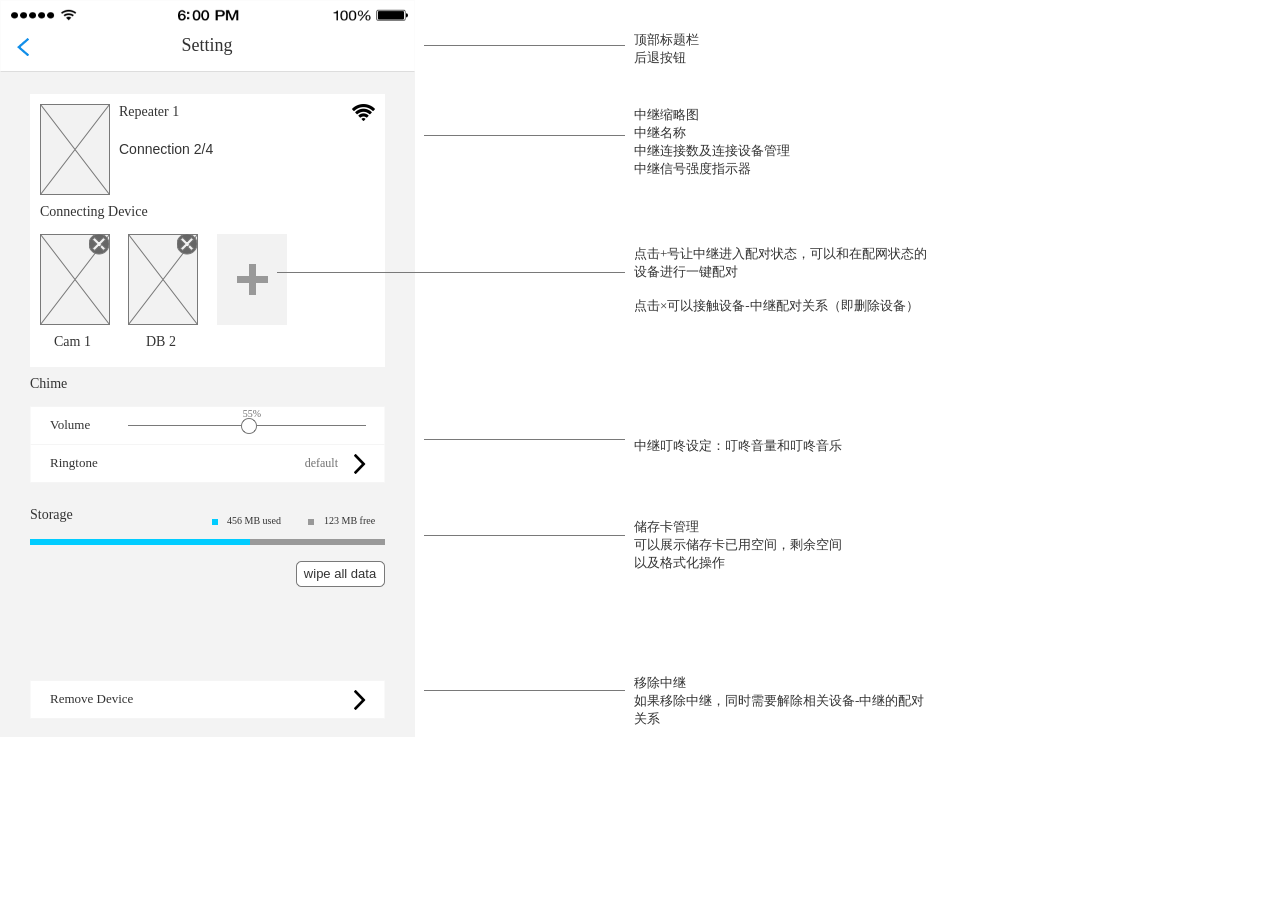
<file: 中继设置.html>
﻿<!DOCTYPE html>
<html>
  <head>
    <title>中继设置</title>
    <meta http-equiv="X-UA-Compatible" content="IE=edge"/>
    <meta http-equiv="content-type" content="text/html; charset=utf-8"/>
    <meta name="apple-mobile-web-app-capable" content="yes"/>
    <link href="resources/css/jquery-ui-themes.css" type="text/css" rel="stylesheet"/>
    <link href="resources/css/axure_rp_page.css" type="text/css" rel="stylesheet"/>
    <link href="data/styles.css" type="text/css" rel="stylesheet"/>
    <link href="files/中继设置/styles.css" type="text/css" rel="stylesheet"/>
    <script src="resources/scripts/jquery-1.7.1.min.js"></script>
    <script src="resources/scripts/jquery-ui-1.8.10.custom.min.js"></script>
    <script src="resources/scripts/prototypePre.js"></script>
    <script src="data/document.js"></script>
    <script src="resources/scripts/prototypePost.js"></script>
    <script src="files/中继设置/data.js"></script>
    <script type="text/javascript">
      $axure.utils.getTransparentGifPath = function() { return 'resources/images/transparent.gif'; };
      $axure.utils.getOtherPath = function() { return 'resources/Other.html'; };
      $axure.utils.getReloadPath = function() { return 'resources/reload.html'; };
    </script>
  </head>
  <body>
    <div id="base" class="">

      <!-- Unnamed (iPhone6) -->

      <!-- 主要区域 (矩形) -->
      <div id="u197" class="ax_default box_2" data-label="主要区域">
        <img id="u197_img" class="img " src="images/页面流程/主要区域_u6.png"/>
      </div>

      <!-- 导航栏 (矩形) -->
      <div id="u198" class="ax_default shape" data-label="导航栏">
        <img id="u198_img" class="img " src="images/页面流程/导航栏_u7.png"/>
      </div>

      <!-- 顶部状态栏 (图片) -->
      <div id="u199" class="ax_default image" data-label="顶部状态栏">
        <img id="u199_img" class="img " src="images/页面流程/顶部状态栏_u8.png"/>
      </div>

      <!-- Unnamed (矩形) -->
      <div id="u200" class="ax_default box_1">
        <img id="u200_img" class="img " src="images/页面流程/u53.png"/>
      </div>

      <!-- Unnamed (占位符) -->
      <div id="u201" class="ax_default placeholder">
        <img id="u201_img" class="img " src="images/页面流程/u41.png"/>
      </div>

      <!-- Unnamed (矩形) -->
      <div id="u202" class="ax_default label">
        <img id="u202_img" class="img " src="images/页面流程/u42.png"/>
        <div id="u202_text" class="text ">
          <p><span>Repeater 1</span></p>
        </div>
      </div>

      <!-- Unnamed (矩形) -->
      <div id="u203" class="ax_default label">
        <img id="u203_img" class="img " src="images/页面流程/u43.png"/>
        <div id="u203_text" class="text ">
          <p><span>Connection 2/4</span></p>
        </div>
      </div>

      <!-- Unnamed (形状) -->
      <div id="u204" class="ax_default icon">
        <img id="u204_img" class="img " src="images/页面流程/u47.png"/>
      </div>

      <!-- Unnamed (矩形) -->
      <div id="u205" class="ax_default label">
        <img id="u205_img" class="img " src="images/页面流程/u58.png"/>
        <div id="u205_text" class="text ">
          <p><span>Connecting Device</span></p>
        </div>
      </div>

      <!-- Unnamed (占位符) -->
      <div id="u206" class="ax_default placeholder">
        <img id="u206_img" class="img " src="images/页面流程/u41.png"/>
      </div>

      <!-- Unnamed (占位符) -->
      <div id="u207" class="ax_default placeholder">
        <img id="u207_img" class="img " src="images/页面流程/u41.png"/>
      </div>

      <!-- Unnamed (矩形) -->
      <div id="u208" class="ax_default placeholder">
        <img id="u208_img" class="img " src="images/页面流程/u61.png"/>
      </div>

      <!-- Unnamed (矩形) -->
      <div id="u209" class="ax_default label">
        <img id="u209_img" class="img " src="images/页面流程/u62.png"/>
        <div id="u209_text" class="text ">
          <p><span>Cam 1</span></p>
        </div>
      </div>

      <!-- Unnamed (矩形) -->
      <div id="u210" class="ax_default label">
        <img id="u210_img" class="img " src="images/页面流程/u63.png"/>
        <div id="u210_text" class="text ">
          <p><span>DB 2</span></p>
        </div>
      </div>

      <!-- Unnamed (形状) -->
      <div id="u211" class="ax_default box_1">
        <img id="u211_img" class="img " src="images/页面流程/u64.png"/>
      </div>

      <!-- Unnamed (形状) -->
      <div id="u212" class="ax_default ellipse">
        <img id="u212_img" class="img " src="images/页面流程/u65.png"/>
      </div>

      <!-- Unnamed (形状) -->
      <div id="u213" class="ax_default ellipse">
        <img id="u213_img" class="img " src="images/页面流程/u65.png"/>
      </div>

      <!-- Unnamed (矩形) -->
      <div id="u214" class="ax_default label">
        <img id="u214_img" class="img " src="images/页面流程/u67.png"/>
        <div id="u214_text" class="text ">
          <p><span>Chime</span></p>
        </div>
      </div>

      <!-- Unnamed (矩形) -->
      <div id="u215" class="ax_default box_1">
        <img id="u215_img" class="img " src="images/页面流程/u68.png"/>
        <div id="u215_text" class="text ">
          <p><span>Volume</span></p>
        </div>
      </div>

      <!-- Unnamed (水平线) -->
      <div id="u216" class="ax_default line">
        <img id="u216_img" class="img " src="images/页面流程/u69.png"/>
      </div>

      <!-- Unnamed (椭圆形) -->
      <div id="u217" class="ax_default ellipse">
        <img id="u217_img" class="img " src="images/页面流程/u70.png"/>
      </div>

      <!-- Unnamed (矩形) -->
      <div id="u218" class="ax_default label">
        <img id="u218_img" class="img " src="images/页面流程/u71.png"/>
        <div id="u218_text" class="text ">
          <p><span>55%</span></p>
        </div>
      </div>

      <!-- Unnamed (矩形) -->
      <div id="u219" class="ax_default box_1">
        <img id="u219_img" class="img " src="images/页面流程/u68.png"/>
        <div id="u219_text" class="text ">
          <p><span>Ringtone</span></p>
        </div>
      </div>

      <!-- Unnamed (形状) -->
      <div id="u220" class="ax_default icon">
        <img id="u220_img" class="img " src="images/页面流程/u73.png"/>
      </div>

      <!-- Unnamed (矩形) -->
      <div id="u221" class="ax_default label">
        <img id="u221_img" class="img " src="images/页面流程/u74.png"/>
        <div id="u221_text" class="text ">
          <p><span>default</span></p>
        </div>
      </div>

      <!-- Unnamed (矩形) -->
      <div id="u222" class="ax_default box_1">
        <img id="u222_img" class="img " src="images/页面流程/u75.png"/>
      </div>

      <!-- Unnamed (矩形) -->
      <div id="u223" class="ax_default box_1">
        <img id="u223_img" class="img " src="images/页面流程/u76.png"/>
      </div>

      <!-- Unnamed (矩形) -->
      <div id="u224" class="ax_default box_1">
        <img id="u224_img" class="img " src="images/页面流程/u77.png"/>
      </div>

      <!-- Unnamed (矩形) -->
      <div id="u225" class="ax_default label">
        <img id="u225_img" class="img " src="images/页面流程/u78.png"/>
        <div id="u225_text" class="text ">
          <p><span>456 MB used</span></p>
        </div>
      </div>

      <!-- Unnamed (矩形) -->
      <div id="u226" class="ax_default box_1">
        <img id="u226_img" class="img " src="images/页面流程/u79.png"/>
      </div>

      <!-- Unnamed (矩形) -->
      <div id="u227" class="ax_default label">
        <img id="u227_img" class="img " src="images/页面流程/u80.png"/>
        <div id="u227_text" class="text ">
          <p><span>123 MB free</span></p>
        </div>
      </div>

      <!-- Unnamed (矩形) -->
      <div id="u228" class="ax_default label">
        <img id="u228_img" class="img " src="images/页面流程/u81.png"/>
        <div id="u228_text" class="text ">
          <p><span>Storage</span></p>
        </div>
      </div>

      <!-- Unnamed (矩形) -->
      <div id="u229" class="ax_default button">
        <img id="u229_img" class="img " src="images/页面流程/u82.png"/>
        <div id="u229_text" class="text ">
          <p><span>wipe all data</span></p>
        </div>
      </div>

      <!-- Unnamed (矩形) -->
      <div id="u230" class="ax_default box_1">
        <img id="u230_img" class="img " src="images/页面流程/u68.png"/>
        <div id="u230_text" class="text ">
          <p><span>Remove Device</span></p>
        </div>
      </div>

      <!-- Unnamed (形状) -->
      <div id="u231" class="ax_default icon">
        <img id="u231_img" class="img " src="images/页面流程/u73.png"/>
      </div>

      <!-- Unnamed (组 合) -->
      <div id="u232" class="ax_default" data-left="0" data-top="0" data-width="415" data-height="72">

        <!-- Unnamed (组 合) -->
        <div id="u233" class="ax_default" data-left="0" data-top="0" data-width="415" data-height="72">

          <!-- Unnamed (矩形) -->
          <div id="u234" class="ax_default shape">
            <img id="u234_img" class="img " src="images/页面流程/u88.png"/>
          </div>

          <!-- Unnamed (图片) -->
          <div id="u235" class="ax_default image">
            <img id="u235_img" class="img " src="images/页面流程/u89.png"/>
          </div>

          <!-- Unnamed (矩形) -->
          <div id="u236" class="ax_default _36号字_顶部标题、大按钮、弹窗提示主标题_">
            <img id="u236_img" class="img " src="images/页面流程/u90.png"/>
            <div id="u236_text" class="text ">
              <p><span>Setting</span></p>
            </div>
          </div>
        </div>

        <!-- Unnamed (图片) -->
        <div id="u237" class="ax_default image">
          <img id="u237_img" class="img " src="images/页面流程/顶部状态栏_u8.png"/>
        </div>
      </div>

      <!-- Unnamed (水平线) -->
      <div id="u238" class="ax_default line">
        <img id="u238_img" class="img " src="images/首页（中继）/u194.png"/>
      </div>

      <!-- Unnamed (矩形) -->
      <div id="u239" class="ax_default _文本段落">
        <img id="u239_img" class="img " src="images/中继设置/u239.png"/>
        <div id="u239_text" class="text ">
          <p><span style="font-family:'PingFangSC-Regular', 'PingFang SC';">顶部标题栏</span></p><p><span style="font-family:'PingFangSC-Regular', 'PingFang SC';">后退按钮</span></p>
        </div>
      </div>

      <!-- Unnamed (水平线) -->
      <div id="u240" class="ax_default line">
        <img id="u240_img" class="img " src="images/首页（中继）/u194.png"/>
      </div>

      <!-- Unnamed (矩形) -->
      <div id="u241" class="ax_default _文本段落">
        <img id="u241_img" class="img " src="images/中继设置/u241.png"/>
        <div id="u241_text" class="text ">
          <p><span>中继缩略图</span></p><p><span>中继名称</span></p><p><span>中继连接数及连接设备管理</span></p><p><span>中继信号强度指示器</span></p>
        </div>
      </div>

      <!-- Unnamed (水平线) -->
      <div id="u242" class="ax_default line">
        <img id="u242_img" class="img " src="images/中继设置/u242.png"/>
      </div>

      <!-- Unnamed (矩形) -->
      <div id="u243" class="ax_default _文本段落">
        <img id="u243_img" class="img " src="images/中继设置/u241.png"/>
        <div id="u243_text" class="text ">
          <p><span>点击+号让中继进入配对状态，可以和在配网状态的设备进行一键配对</span></p><p><span><br></span></p><p><span>点击×可以接触设备-中继配对关系（即删除设备）</span></p>
        </div>
      </div>

      <!-- Unnamed (水平线) -->
      <div id="u244" class="ax_default line">
        <img id="u244_img" class="img " src="images/首页（中继）/u194.png"/>
      </div>

      <!-- Unnamed (矩形) -->
      <div id="u245" class="ax_default _文本段落">
        <img id="u245_img" class="img " src="images/中继设置/u245.png"/>
        <div id="u245_text" class="text ">
          <p><span>中继叮咚设定：叮咚音量和叮咚音乐</span></p>
        </div>
      </div>

      <!-- Unnamed (水平线) -->
      <div id="u246" class="ax_default line">
        <img id="u246_img" class="img " src="images/首页（中继）/u194.png"/>
      </div>

      <!-- Unnamed (矩形) -->
      <div id="u247" class="ax_default _文本段落">
        <img id="u247_img" class="img " src="images/中继设置/u247.png"/>
        <div id="u247_text" class="text ">
          <p><span>储存卡管理</span></p><p><span>可以展示储存卡已用空间，剩余空间</span></p><p><span>以及格式化操作</span></p>
        </div>
      </div>

      <!-- Unnamed (水平线) -->
      <div id="u248" class="ax_default line">
        <img id="u248_img" class="img " src="images/首页（中继）/u194.png"/>
      </div>

      <!-- Unnamed (矩形) -->
      <div id="u249" class="ax_default _文本段落">
        <img id="u249_img" class="img " src="images/中继设置/u247.png"/>
        <div id="u249_text" class="text ">
          <p><span>移除中继</span></p><p><span>如果移除中继，同时需要解除相关设备-中继的配对关系</span></p>
        </div>
      </div>
    </div>
  </body>
</html>
</file>
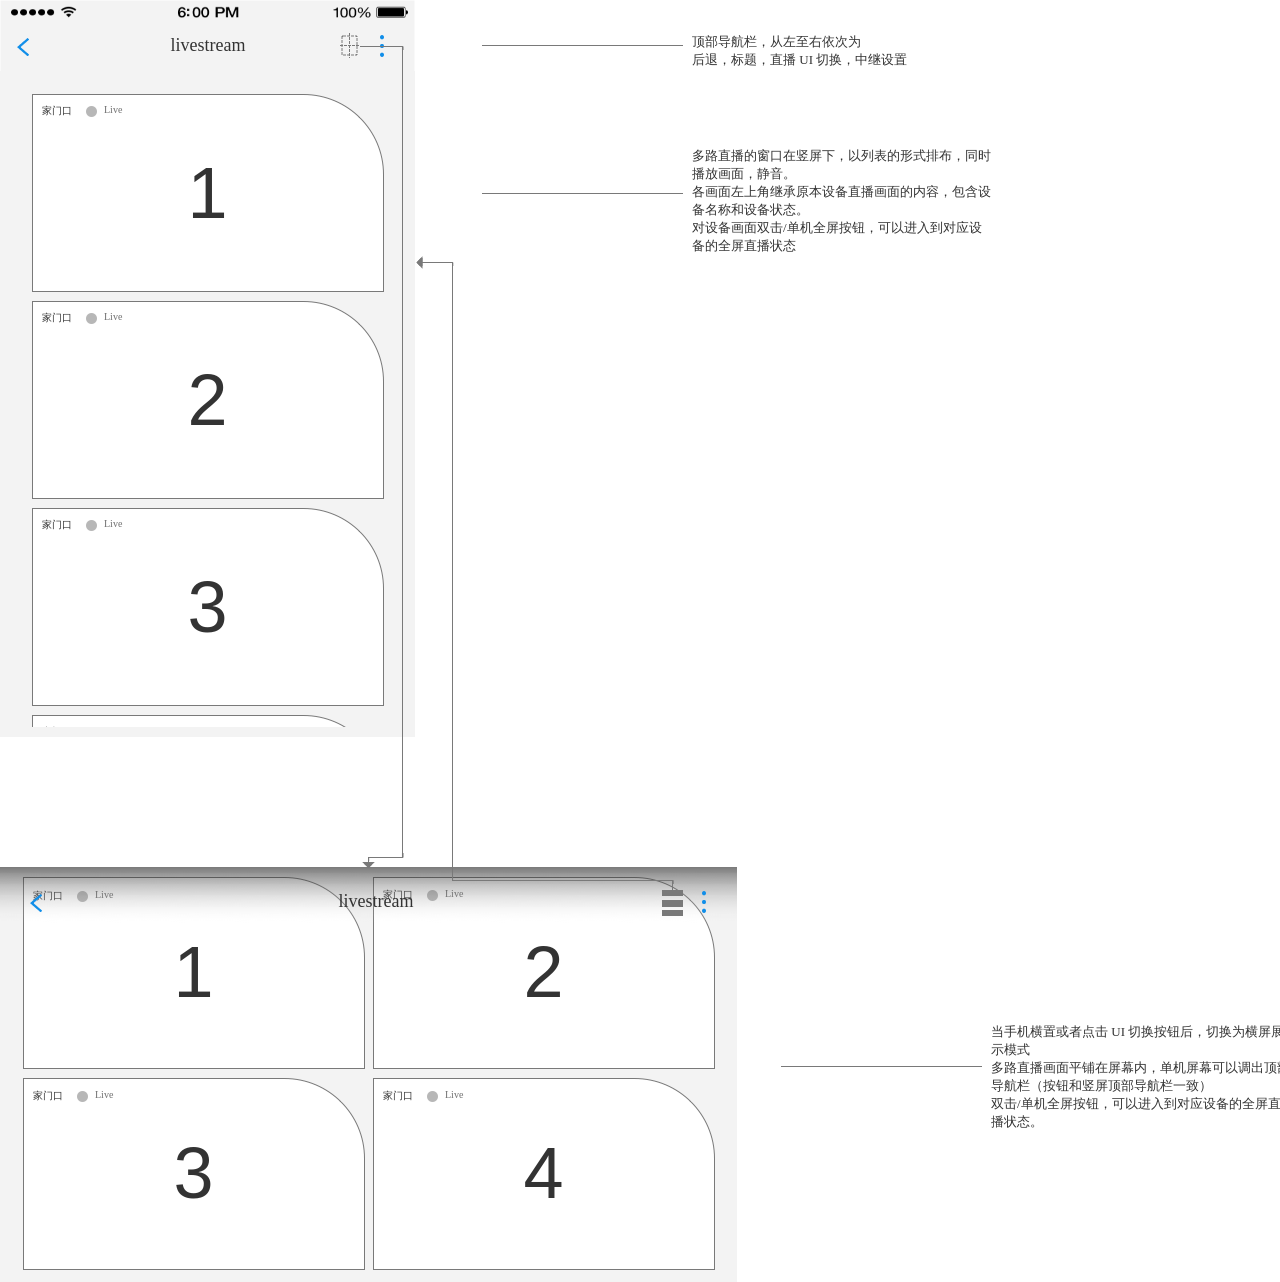
<file: 同屏直播.html>
﻿<!DOCTYPE html>
<html>
  <head>
    <title>同屏直播</title>
    <meta http-equiv="X-UA-Compatible" content="IE=edge"/>
    <meta http-equiv="content-type" content="text/html; charset=utf-8"/>
    <meta name="apple-mobile-web-app-capable" content="yes"/>
    <link href="resources/css/jquery-ui-themes.css" type="text/css" rel="stylesheet"/>
    <link href="resources/css/axure_rp_page.css" type="text/css" rel="stylesheet"/>
    <link href="data/styles.css" type="text/css" rel="stylesheet"/>
    <link href="files/同屏直播/styles.css" type="text/css" rel="stylesheet"/>
    <script src="resources/scripts/jquery-1.7.1.min.js"></script>
    <script src="resources/scripts/jquery-ui-1.8.10.custom.min.js"></script>
    <script src="resources/scripts/prototypePre.js"></script>
    <script src="data/document.js"></script>
    <script src="resources/scripts/prototypePost.js"></script>
    <script src="files/同屏直播/data.js"></script>
    <script type="text/javascript">
      $axure.utils.getTransparentGifPath = function() { return 'resources/images/transparent.gif'; };
      $axure.utils.getOtherPath = function() { return 'resources/Other.html'; };
      $axure.utils.getReloadPath = function() { return 'resources/reload.html'; };
    </script>
  </head>
  <body>
    <div id="base" class="">

      <!-- Unnamed (iPhone6) -->

      <!-- 主要区域 (矩形) -->
      <div id="u322" class="ax_default box_2" data-label="主要区域">
        <img id="u322_img" class="img " src="images/页面流程/主要区域_u6.png"/>
      </div>

      <!-- 导航栏 (矩形) -->
      <div id="u323" class="ax_default shape" data-label="导航栏">
        <img id="u323_img" class="img " src="images/页面流程/导航栏_u7.png"/>
      </div>

      <!-- 顶部状态栏 (图片) -->
      <div id="u324" class="ax_default image" data-label="顶部状态栏">
        <img id="u324_img" class="img " src="images/页面流程/顶部状态栏_u8.png"/>
      </div>

      <!-- Unnamed (组 合) -->
      <div id="u325" class="ax_default" data-left="17" data-top="31" data-width="238" data-height="30">

        <!-- Unnamed (图片) -->
        <div id="u326" class="ax_default image">
          <img id="u326_img" class="img " src="images/页面流程/u89.png"/>
        </div>

        <!-- Unnamed (矩形) -->
        <div id="u327" class="ax_default _36号字_顶部标题、大按钮、弹窗提示主标题_">
          <img id="u327_img" class="img " src="images/页面流程/u98.png"/>
          <div id="u327_text" class="text ">
            <p><span>livestream</span></p>
          </div>
        </div>
      </div>

      <!-- Unnamed (图片) -->
      <div id="u328" class="ax_default image">
        <img id="u328_img" class="img " src="images/页面流程/u99.png"/>
      </div>

      <!-- Unnamed (形状) -->
      <div id="u329" class="ax_default line">
        <img id="u329_img" class="img " src="images/页面流程/u100.png"/>
      </div>

      <!-- Unnamed (动态面板) -->
      <div id="u330" class="ax_default">
        <div id="u330_state0" class="panel_state" data-label="State1" style="">
          <div id="u330_state0_content" class="panel_state_content">

            <!-- Unnamed (中继器) -->
            <div id="u331" class="ax_default">
              <script id="u331_script" type="axure-repeater-template">

                <!-- Unnamed (组 合) -->
                <div id="u332" class="ax_default u332" data-left="0" data-top="0" data-width="352" data-height="198">

                  <!-- Unnamed (矩形) -->
                  <div id="u333" class="ax_default box_1 u333">
                    <img id="u333_img" class="img u333_img" src="images/页面流程/u103.png"/>
                    <div id="u333_text" class="text u333_text">
                      <p><span>1</span></p>
                    </div>
                  </div>

                  <!-- Unnamed (矩形) -->
                  <div id="u334" class="ax_default label u334">
                    <img id="u334_img" class="img u334_img" src="images/页面流程/u104.png"/>
                    <div id="u334_text" class="text u334_text">
                      <p><span>家门口</span></p>
                    </div>
                  </div>

                  <!-- 状态标识 (组 合) -->
                  <div id="u335" class="ax_default u335" data-label="状态标识" data-left="51" data-top="9" data-width="51" data-height="17">

                    <!-- Unnamed (矩形) -->
                    <div id="u336" class="ax_default box_1 u336">
                      <img id="u336_img" class="img u336_img" src="images/页面流程/u106.png"/>
                    </div>

                    <!-- Unnamed (椭圆形) -->
                    <div id="u337" class="ax_default ellipse u337">
                      <img id="u337_img" class="img u337_img" src="images/页面流程/u107.png"/>
                    </div>

                    <!-- Unnamed (矩形) -->
                    <div id="u338" class="ax_default label u338">
                      <img id="u338_img" class="img u338_img" src="images/页面流程/u108.png"/>
                      <div id="u338_text" class="text u338_text">
                        <p><span>Live</span></p>
                      </div>
                    </div>
                  </div>
                </div>
              </script>
              <div id="u331-1" class="preeval" style="width: 351px; height: 197px;">

                <!-- Unnamed (组 合) -->
                <div id="u332-1" class="ax_default u332" style="visibility: inherit" data-left="0" data-top="0" data-width="352" data-height="198">

                  <!-- Unnamed (矩形) -->
                  <div id="u333-1" class="ax_default box_1 u333" style="width: 351px; height: 197px; left: 0px; top: 0px;visibility: inherit">
                    <img id="u333-1_img" class="img u333_img" src="images/页面流程/u103.png"/>
                    <div id="u333-1_text" class="text u333_text" style="position: absolute;left: 2px;top: 58px;width: 347px;visibility: inherit">
                      <p><span>1</span></p>
                    </div>
                  </div>

                  <!-- Unnamed (矩形) -->
                  <div id="u334-1" class="ax_default label u334" style="width: 31px; height: 14px; left: 10px; top: 10px;visibility: inherit">
                    <img id="u334-1_img" class="img u334_img" src="images/页面流程/u104.png"/>
                    <div id="u334-1_text" class="text u334_text" style="position: absolute;left: 0px;top: 0px;width: 31px;visibility: inherit">
                      <p><span>家门口</span></p>
                    </div>
                  </div>

                  <!-- 状态标识 (组 合) -->
                  <div id="u335-1" class="ax_default u335" data-label="状态标识" style="visibility: inherit" data-left="51" data-top="9" data-width="51" data-height="17">

                    <!-- Unnamed (矩形) -->
                    <div id="u336-1" class="ax_default box_1 u336" style="width: 50px; height: 16px; left: 51px; top: 9px;visibility: inherit">
                      <img id="u336-1_img" class="img u336_img" src="images/页面流程/u106.png"/>
                    </div>

                    <!-- Unnamed (椭圆形) -->
                    <div id="u337-1" class="ax_default ellipse u337" style="width: 10px; height: 10px; left: 54px; top: 12px;visibility: inherit">
                      <img id="u337-1_img" class="img u337_img" src="images/页面流程/u107.png"/>
                    </div>

                    <!-- Unnamed (矩形) -->
                    <div id="u338-1" class="ax_default label u338" style="width: 20px; height: 14px; left: 72px; top: 10px;visibility: inherit">
                      <img id="u338-1_img" class="img u338_img" src="images/页面流程/u108.png"/>
                      <div id="u338-1_text" class="text u338_text" style="position: absolute;left: 0px;top: 0px;width: 20px;visibility: inherit">
                        <p><span>Live</span></p>
                      </div>
                    </div>
                  </div>
                </div>
              </div>
              <div id="u331-2" class="preeval" style="width: 351px; height: 197px;">

                <!-- Unnamed (组 合) -->
                <div id="u332-2" class="ax_default u332" style="visibility: inherit" data-left="0" data-top="0" data-width="352" data-height="198">

                  <!-- Unnamed (矩形) -->
                  <div id="u333-2" class="ax_default box_1 u333" style="width: 351px; height: 197px; left: 0px; top: 0px;visibility: inherit">
                    <img id="u333-2_img" class="img u333_img" src="images/页面流程/u103.png"/>
                    <div id="u333-2_text" class="text u333_text" style="position: absolute;left: 2px;top: 58px;width: 347px;visibility: inherit">
                      <p><span>2</span></p>
                    </div>
                  </div>

                  <!-- Unnamed (矩形) -->
                  <div id="u334-2" class="ax_default label u334" style="width: 31px; height: 14px; left: 10px; top: 10px;visibility: inherit">
                    <img id="u334-2_img" class="img u334_img" src="images/页面流程/u104.png"/>
                    <div id="u334-2_text" class="text u334_text" style="position: absolute;left: 0px;top: 0px;width: 31px;visibility: inherit">
                      <p><span>家门口</span></p>
                    </div>
                  </div>

                  <!-- 状态标识 (组 合) -->
                  <div id="u335-2" class="ax_default u335" data-label="状态标识" style="visibility: inherit" data-left="51" data-top="9" data-width="51" data-height="17">

                    <!-- Unnamed (矩形) -->
                    <div id="u336-2" class="ax_default box_1 u336" style="width: 50px; height: 16px; left: 51px; top: 9px;visibility: inherit">
                      <img id="u336-2_img" class="img u336_img" src="images/页面流程/u106.png"/>
                    </div>

                    <!-- Unnamed (椭圆形) -->
                    <div id="u337-2" class="ax_default ellipse u337" style="width: 10px; height: 10px; left: 54px; top: 12px;visibility: inherit">
                      <img id="u337-2_img" class="img u337_img" src="images/页面流程/u107.png"/>
                    </div>

                    <!-- Unnamed (矩形) -->
                    <div id="u338-2" class="ax_default label u338" style="width: 20px; height: 14px; left: 72px; top: 10px;visibility: inherit">
                      <img id="u338-2_img" class="img u338_img" src="images/页面流程/u108.png"/>
                      <div id="u338-2_text" class="text u338_text" style="position: absolute;left: 0px;top: 0px;width: 20px;visibility: inherit">
                        <p><span>Live</span></p>
                      </div>
                    </div>
                  </div>
                </div>
              </div>
              <div id="u331-3" class="preeval" style="width: 351px; height: 197px;">

                <!-- Unnamed (组 合) -->
                <div id="u332-3" class="ax_default u332" style="visibility: inherit" data-left="0" data-top="0" data-width="352" data-height="198">

                  <!-- Unnamed (矩形) -->
                  <div id="u333-3" class="ax_default box_1 u333" style="width: 351px; height: 197px; left: 0px; top: 0px;visibility: inherit">
                    <img id="u333-3_img" class="img u333_img" src="images/页面流程/u103.png"/>
                    <div id="u333-3_text" class="text u333_text" style="position: absolute;left: 2px;top: 58px;width: 347px;visibility: inherit">
                      <p><span>3</span></p>
                    </div>
                  </div>

                  <!-- Unnamed (矩形) -->
                  <div id="u334-3" class="ax_default label u334" style="width: 31px; height: 14px; left: 10px; top: 10px;visibility: inherit">
                    <img id="u334-3_img" class="img u334_img" src="images/页面流程/u104.png"/>
                    <div id="u334-3_text" class="text u334_text" style="position: absolute;left: 0px;top: 0px;width: 31px;visibility: inherit">
                      <p><span>家门口</span></p>
                    </div>
                  </div>

                  <!-- 状态标识 (组 合) -->
                  <div id="u335-3" class="ax_default u335" data-label="状态标识" style="visibility: inherit" data-left="51" data-top="9" data-width="51" data-height="17">

                    <!-- Unnamed (矩形) -->
                    <div id="u336-3" class="ax_default box_1 u336" style="width: 50px; height: 16px; left: 51px; top: 9px;visibility: inherit">
                      <img id="u336-3_img" class="img u336_img" src="images/页面流程/u106.png"/>
                    </div>

                    <!-- Unnamed (椭圆形) -->
                    <div id="u337-3" class="ax_default ellipse u337" style="width: 10px; height: 10px; left: 54px; top: 12px;visibility: inherit">
                      <img id="u337-3_img" class="img u337_img" src="images/页面流程/u107.png"/>
                    </div>

                    <!-- Unnamed (矩形) -->
                    <div id="u338-3" class="ax_default label u338" style="width: 20px; height: 14px; left: 72px; top: 10px;visibility: inherit">
                      <img id="u338-3_img" class="img u338_img" src="images/页面流程/u108.png"/>
                      <div id="u338-3_text" class="text u338_text" style="position: absolute;left: 0px;top: 0px;width: 20px;visibility: inherit">
                        <p><span>Live</span></p>
                      </div>
                    </div>
                  </div>
                </div>
              </div>
              <div id="u331-4" class="preeval" style="width: 351px; height: 197px;">

                <!-- Unnamed (组 合) -->
                <div id="u332-4" class="ax_default u332" style="visibility: inherit" data-left="0" data-top="0" data-width="352" data-height="198">

                  <!-- Unnamed (矩形) -->
                  <div id="u333-4" class="ax_default box_1 u333" style="width: 351px; height: 197px; left: 0px; top: 0px;visibility: inherit">
                    <img id="u333-4_img" class="img u333_img" src="images/页面流程/u103.png"/>
                    <div id="u333-4_text" class="text u333_text" style="position: absolute;left: 2px;top: 58px;width: 347px;visibility: inherit">
                      <p><span>4</span></p>
                    </div>
                  </div>

                  <!-- Unnamed (矩形) -->
                  <div id="u334-4" class="ax_default label u334" style="width: 31px; height: 14px; left: 10px; top: 10px;visibility: inherit">
                    <img id="u334-4_img" class="img u334_img" src="images/页面流程/u104.png"/>
                    <div id="u334-4_text" class="text u334_text" style="position: absolute;left: 0px;top: 0px;width: 31px;visibility: inherit">
                      <p><span>家门口</span></p>
                    </div>
                  </div>

                  <!-- 状态标识 (组 合) -->
                  <div id="u335-4" class="ax_default u335" data-label="状态标识" style="visibility: inherit" data-left="51" data-top="9" data-width="51" data-height="17">

                    <!-- Unnamed (矩形) -->
                    <div id="u336-4" class="ax_default box_1 u336" style="width: 50px; height: 16px; left: 51px; top: 9px;visibility: inherit">
                      <img id="u336-4_img" class="img u336_img" src="images/页面流程/u106.png"/>
                    </div>

                    <!-- Unnamed (椭圆形) -->
                    <div id="u337-4" class="ax_default ellipse u337" style="width: 10px; height: 10px; left: 54px; top: 12px;visibility: inherit">
                      <img id="u337-4_img" class="img u337_img" src="images/页面流程/u107.png"/>
                    </div>

                    <!-- Unnamed (矩形) -->
                    <div id="u338-4" class="ax_default label u338" style="width: 20px; height: 14px; left: 72px; top: 10px;visibility: inherit">
                      <img id="u338-4_img" class="img u338_img" src="images/页面流程/u108.png"/>
                      <div id="u338-4_text" class="text u338_text" style="position: absolute;left: 0px;top: 0px;width: 20px;visibility: inherit">
                        <p><span>Live</span></p>
                      </div>
                    </div>
                  </div>
                </div>
              </div>
            </div>
          </div>
        </div>
      </div>

      <!-- Unnamed (矩形) -->
      <div id="u339" class="ax_default box_1">
        <img id="u339_img" class="img " src="images/页面流程/u0.png"/>
      </div>

      <!-- Unnamed (组 合) -->
      <div id="u340" class="ax_default" data-left="373" data-top="1078" data-width="342" data-height="192">

        <!-- Unnamed (矩形) -->
        <div id="u341" class="ax_default box_1">
          <img id="u341_img" class="img " src="images/页面流程/u1.png"/>
          <div id="u341_text" class="text ">
            <p><span>4</span></p>
          </div>
        </div>

        <!-- Unnamed (矩形) -->
        <div id="u342" class="ax_default label">
          <img id="u342_img" class="img " src="images/页面流程/u104.png"/>
          <div id="u342_text" class="text ">
            <p><span>家门口</span></p>
          </div>
        </div>

        <!-- 状态标识 (组 合) -->
        <div id="u343" class="ax_default" data-label="状态标识" data-left="424" data-top="1088" data-width="51" data-height="17">

          <!-- Unnamed (矩形) -->
          <div id="u344" class="ax_default box_1">
            <img id="u344_img" class="img " src="images/页面流程/u106.png"/>
          </div>

          <!-- Unnamed (椭圆形) -->
          <div id="u345" class="ax_default ellipse">
            <img id="u345_img" class="img " src="images/页面流程/u107.png"/>
          </div>

          <!-- Unnamed (矩形) -->
          <div id="u346" class="ax_default label">
            <img id="u346_img" class="img " src="images/页面流程/u108.png"/>
            <div id="u346_text" class="text ">
              <p><span>Live</span></p>
            </div>
          </div>
        </div>
      </div>

      <!-- Unnamed (组 合) -->
      <div id="u347" class="ax_default" data-left="23" data-top="877" data-width="342" data-height="192">

        <!-- Unnamed (矩形) -->
        <div id="u348" class="ax_default box_1">
          <img id="u348_img" class="img " src="images/页面流程/u1.png"/>
          <div id="u348_text" class="text ">
            <p><span>1</span></p>
          </div>
        </div>

        <!-- Unnamed (矩形) -->
        <div id="u349" class="ax_default label">
          <img id="u349_img" class="img " src="images/页面流程/u104.png"/>
          <div id="u349_text" class="text ">
            <p><span>家门口</span></p>
          </div>
        </div>

        <!-- 状态标识 (组 合) -->
        <div id="u350" class="ax_default" data-label="状态标识" data-left="74" data-top="888" data-width="51" data-height="17">

          <!-- Unnamed (矩形) -->
          <div id="u351" class="ax_default box_1">
            <img id="u351_img" class="img " src="images/页面流程/u106.png"/>
          </div>

          <!-- Unnamed (椭圆形) -->
          <div id="u352" class="ax_default ellipse">
            <img id="u352_img" class="img " src="images/页面流程/u107.png"/>
          </div>

          <!-- Unnamed (矩形) -->
          <div id="u353" class="ax_default label">
            <img id="u353_img" class="img " src="images/页面流程/u108.png"/>
            <div id="u353_text" class="text ">
              <p><span>Live</span></p>
            </div>
          </div>
        </div>
      </div>

      <!-- Unnamed (组 合) -->
      <div id="u354" class="ax_default" data-left="373" data-top="877" data-width="342" data-height="192">

        <!-- Unnamed (矩形) -->
        <div id="u355" class="ax_default box_1">
          <img id="u355_img" class="img " src="images/页面流程/u1.png"/>
          <div id="u355_text" class="text ">
            <p><span>2</span></p>
          </div>
        </div>

        <!-- Unnamed (矩形) -->
        <div id="u356" class="ax_default label">
          <img id="u356_img" class="img " src="images/页面流程/u104.png"/>
          <div id="u356_text" class="text ">
            <p><span>家门口</span></p>
          </div>
        </div>

        <!-- 状态标识 (组 合) -->
        <div id="u357" class="ax_default" data-label="状态标识" data-left="424" data-top="887" data-width="51" data-height="17">

          <!-- Unnamed (矩形) -->
          <div id="u358" class="ax_default box_1">
            <img id="u358_img" class="img " src="images/页面流程/u106.png"/>
          </div>

          <!-- Unnamed (椭圆形) -->
          <div id="u359" class="ax_default ellipse">
            <img id="u359_img" class="img " src="images/页面流程/u107.png"/>
          </div>

          <!-- Unnamed (矩形) -->
          <div id="u360" class="ax_default label">
            <img id="u360_img" class="img " src="images/页面流程/u108.png"/>
            <div id="u360_text" class="text ">
              <p><span>Live</span></p>
            </div>
          </div>
        </div>
      </div>

      <!-- Unnamed (组 合) -->
      <div id="u361" class="ax_default" data-left="23" data-top="1078" data-width="342" data-height="192">

        <!-- Unnamed (矩形) -->
        <div id="u362" class="ax_default box_1">
          <img id="u362_img" class="img " src="images/页面流程/u1.png"/>
          <div id="u362_text" class="text ">
            <p><span>3</span></p>
          </div>
        </div>

        <!-- Unnamed (矩形) -->
        <div id="u363" class="ax_default label">
          <img id="u363_img" class="img " src="images/页面流程/u104.png"/>
          <div id="u363_text" class="text ">
            <p><span>家门口</span></p>
          </div>
        </div>

        <!-- 状态标识 (组 合) -->
        <div id="u364" class="ax_default" data-label="状态标识" data-left="74" data-top="1088" data-width="51" data-height="17">

          <!-- Unnamed (矩形) -->
          <div id="u365" class="ax_default box_1">
            <img id="u365_img" class="img " src="images/页面流程/u106.png"/>
          </div>

          <!-- Unnamed (椭圆形) -->
          <div id="u366" class="ax_default ellipse">
            <img id="u366_img" class="img " src="images/页面流程/u107.png"/>
          </div>

          <!-- Unnamed (矩形) -->
          <div id="u367" class="ax_default label">
            <img id="u367_img" class="img " src="images/页面流程/u108.png"/>
            <div id="u367_text" class="text ">
              <p><span>Live</span></p>
            </div>
          </div>
        </div>
      </div>

      <!-- Unnamed (组 合) -->
      <div id="u368" class="ax_default" data-left="0" data-top="867" data-width="737" data-height="56">

        <!-- Unnamed (矩形) -->
        <div id="u369" class="ax_default box_3">
          <img id="u369_img" class="img " src="images/页面流程/u164.png"/>
        </div>

        <!-- Unnamed (图片) -->
        <div id="u370" class="ax_default image">
          <img id="u370_img" class="img " src="images/页面流程/u89.png"/>
        </div>

        <!-- Unnamed (矩形) -->
        <div id="u371" class="ax_default _36号字_顶部标题、大按钮、弹窗提示主标题_">
          <img id="u371_img" class="img " src="images/页面流程/u98.png"/>
          <div id="u371_text" class="text ">
            <p><span>livestream</span></p>
          </div>
        </div>

        <!-- Unnamed (图片) -->
        <div id="u372" class="ax_default image">
          <img id="u372_img" class="img " src="images/页面流程/u99.png"/>
        </div>

        <!-- Unnamed (形状) -->
        <div id="u373" class="ax_default box_2">
          <img id="u373_img" class="img " src="images/页面流程/u168.png"/>
        </div>
      </div>

      <!-- Unnamed (连接线) -->
      <div id="u374" class="ax_default _连接线">
        <img id="u374_seg0" class="img " src="images/同屏直播/u374_seg0.png" alt="u374_seg0"/>
        <img id="u374_seg1" class="img " src="images/同屏直播/u374_seg1.png" alt="u374_seg1"/>
        <img id="u374_seg2" class="img " src="images/同屏直播/u374_seg2.png" alt="u374_seg2"/>
        <img id="u374_seg3" class="img " src="images/同屏直播/u374_seg3.png" alt="u374_seg3"/>
        <img id="u374_seg4" class="img " src="images/同屏直播/u374_seg4.png" alt="u374_seg4"/>
        <div id="u374_text" class="text " style="display:none; visibility: hidden">
          <p></p>
        </div>
      </div>

      <!-- Unnamed (连接线) -->
      <div id="u375" class="ax_default _连接线">
        <img id="u375_seg0" class="img " src="images/同屏直播/u375_seg0.png" alt="u375_seg0"/>
        <img id="u375_seg1" class="img " src="images/同屏直播/u375_seg1.png" alt="u375_seg1"/>
        <img id="u375_seg2" class="img " src="images/同屏直播/u375_seg2.png" alt="u375_seg2"/>
        <img id="u375_seg3" class="img " src="images/同屏直播/u375_seg3.png" alt="u375_seg3"/>
        <img id="u375_seg4" class="img " src="images/页面流程/u113_seg2.png" alt="u375_seg4"/>
        <div id="u375_text" class="text " style="display:none; visibility: hidden">
          <p></p>
        </div>
      </div>

      <!-- Unnamed (水平线) -->
      <div id="u376" class="ax_default line">
        <img id="u376_img" class="img " src="images/首页（中继）/u194.png"/>
      </div>

      <!-- Unnamed (矩形) -->
      <div id="u377" class="ax_default _文本段落">
        <img id="u377_img" class="img " src="images/中继设置/u239.png"/>
        <div id="u377_text" class="text ">
          <p><span>顶部导航栏，从左至右依次为</span></p><p><span>后退，标题，直播 UI 切换，中继设置</span></p>
        </div>
      </div>

      <!-- Unnamed (水平线) -->
      <div id="u378" class="ax_default line">
        <img id="u378_img" class="img " src="images/首页（中继）/u194.png"/>
      </div>

      <!-- Unnamed (矩形) -->
      <div id="u379" class="ax_default _文本段落">
        <img id="u379_img" class="img " src="images/同屏直播/u379.png"/>
        <div id="u379_text" class="text ">
          <p><span>多路直播的窗口在竖屏下，以列表的形式排布，同时播放画面，静音。</span></p><p><span>各画面左上角继承原本设备直播画面的内容，包含设备名称和设备状态。</span></p><p><span>对设备画面双击/单机全屏按钮，可以进入到对应设备的全屏直播状态</span></p>
        </div>
      </div>

      <!-- Unnamed (水平线) -->
      <div id="u380" class="ax_default line">
        <img id="u380_img" class="img " src="images/首页（中继）/u194.png"/>
      </div>

      <!-- Unnamed (矩形) -->
      <div id="u381" class="ax_default _文本段落">
        <img id="u381_img" class="img " src="images/同屏直播/u379.png"/>
        <div id="u381_text" class="text ">
          <p><span>当手机横置或者点击 UI 切换按钮后，切换为横屏展示模式</span></p><p><span>多路直播画面平铺在屏幕内，单机屏幕可以调出顶部导航栏（按钮和竖屏顶部导航栏一致）</span></p><p><span>双击/单机全屏按钮，可以进入到对应设备的全屏直播状态。</span></p>
        </div>
      </div>
    </div>
  </body>
</html>
</file>
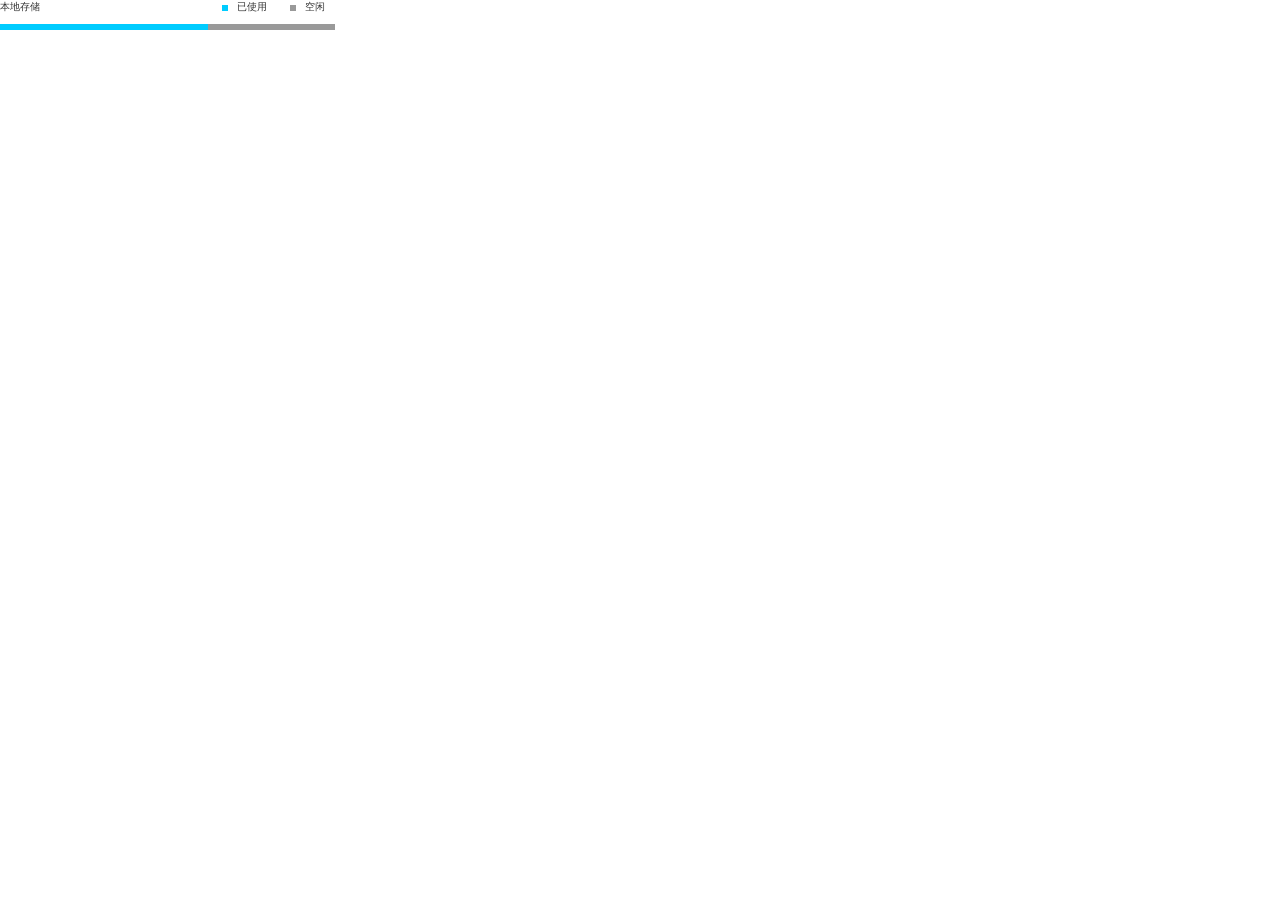
<file: 草稿纸.html>
﻿<!DOCTYPE html>
<html>
  <head>
    <title>草稿纸</title>
    <meta http-equiv="X-UA-Compatible" content="IE=edge"/>
    <meta http-equiv="content-type" content="text/html; charset=utf-8"/>
    <meta name="apple-mobile-web-app-capable" content="yes"/>
    <link href="resources/css/jquery-ui-themes.css" type="text/css" rel="stylesheet"/>
    <link href="resources/css/axure_rp_page.css" type="text/css" rel="stylesheet"/>
    <link href="data/styles.css" type="text/css" rel="stylesheet"/>
    <link href="files/草稿纸/styles.css" type="text/css" rel="stylesheet"/>
    <script src="resources/scripts/jquery-1.7.1.min.js"></script>
    <script src="resources/scripts/jquery-ui-1.8.10.custom.min.js"></script>
    <script src="resources/scripts/prototypePre.js"></script>
    <script src="data/document.js"></script>
    <script src="resources/scripts/prototypePost.js"></script>
    <script src="files/草稿纸/data.js"></script>
    <script type="text/javascript">
      $axure.utils.getTransparentGifPath = function() { return 'resources/images/transparent.gif'; };
      $axure.utils.getOtherPath = function() { return 'resources/Other.html'; };
      $axure.utils.getReloadPath = function() { return 'resources/reload.html'; };
    </script>
  </head>
  <body>
    <div id="base" class="">

      <!-- Unnamed (矩形) -->
      <div id="u384" class="ax_default box_1">
        <img id="u384_img" class="img " src="images/草稿纸/u384.png"/>
      </div>

      <!-- Unnamed (矩形) -->
      <div id="u385" class="ax_default box_1">
        <img id="u385_img" class="img " src="images/草稿纸/u385.png"/>
      </div>

      <!-- Unnamed (矩形) -->
      <div id="u386" class="ax_default box_1">
        <img id="u386_img" class="img " src="images/页面流程/u77.png"/>
      </div>

      <!-- Unnamed (矩形) -->
      <div id="u387" class="ax_default label">
        <img id="u387_img" class="img " src="images/页面流程/u104.png"/>
        <div id="u387_text" class="text ">
          <p><span>已使用</span></p>
        </div>
      </div>

      <!-- Unnamed (矩形) -->
      <div id="u388" class="ax_default box_1">
        <img id="u388_img" class="img " src="images/页面流程/u79.png"/>
      </div>

      <!-- Unnamed (矩形) -->
      <div id="u389" class="ax_default label">
        <img id="u389_img" class="img " src="images/草稿纸/u389.png"/>
        <div id="u389_text" class="text ">
          <p><span>空闲</span></p>
        </div>
      </div>

      <!-- Unnamed (矩形) -->
      <div id="u390" class="ax_default label">
        <img id="u390_img" class="img " src="images/草稿纸/u390.png"/>
        <div id="u390_text" class="text ">
          <p><span>本地存储</span></p>
        </div>
      </div>
    </div>
  </body>
</html>
</file>
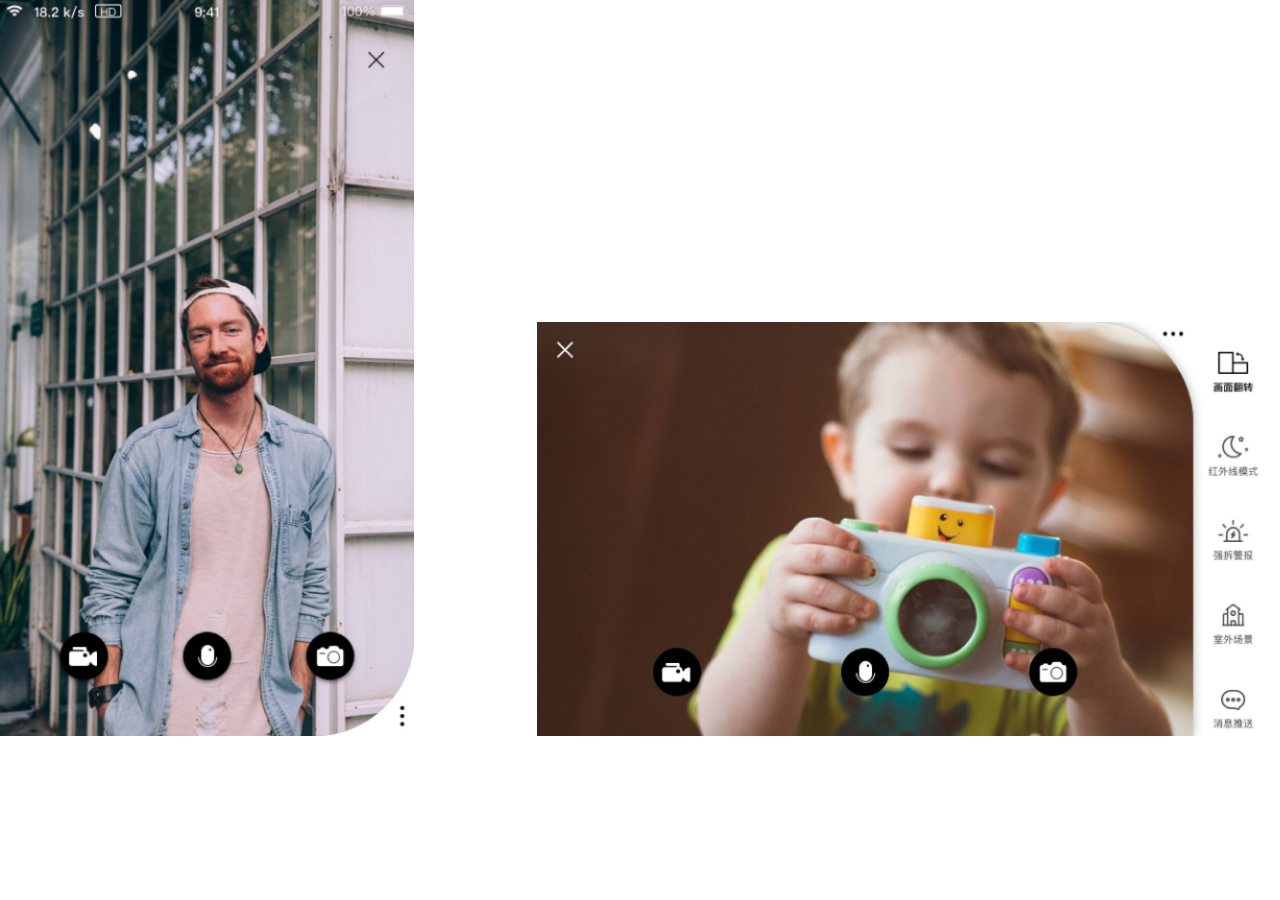
<file: 设备全屏直播.html>
﻿<!DOCTYPE html>
<html>
  <head>
    <title>设备全屏直播</title>
    <meta http-equiv="X-UA-Compatible" content="IE=edge"/>
    <meta http-equiv="content-type" content="text/html; charset=utf-8"/>
    <meta name="apple-mobile-web-app-capable" content="yes"/>
    <link href="resources/css/jquery-ui-themes.css" type="text/css" rel="stylesheet"/>
    <link href="resources/css/axure_rp_page.css" type="text/css" rel="stylesheet"/>
    <link href="data/styles.css" type="text/css" rel="stylesheet"/>
    <link href="files/设备全屏直播/styles.css" type="text/css" rel="stylesheet"/>
    <script src="resources/scripts/jquery-1.7.1.min.js"></script>
    <script src="resources/scripts/jquery-ui-1.8.10.custom.min.js"></script>
    <script src="resources/scripts/prototypePre.js"></script>
    <script src="data/document.js"></script>
    <script src="resources/scripts/prototypePost.js"></script>
    <script src="files/设备全屏直播/data.js"></script>
    <script type="text/javascript">
      $axure.utils.getTransparentGifPath = function() { return 'resources/images/transparent.gif'; };
      $axure.utils.getOtherPath = function() { return 'resources/Other.html'; };
      $axure.utils.getReloadPath = function() { return 'resources/reload.html'; };
    </script>
  </head>
  <body>
    <div id="base" class="">

      <!-- Unnamed (图片) -->
      <div id="u382" class="ax_default _图片">
        <img id="u382_img" class="img " src="images/页面流程/u115.jpg"/>
      </div>

      <!-- Unnamed (图片) -->
      <div id="u383" class="ax_default _图片">
        <img id="u383_img" class="img " src="images/页面流程/u114.jpg"/>
      </div>
    </div>
  </body>
</html>
</file>
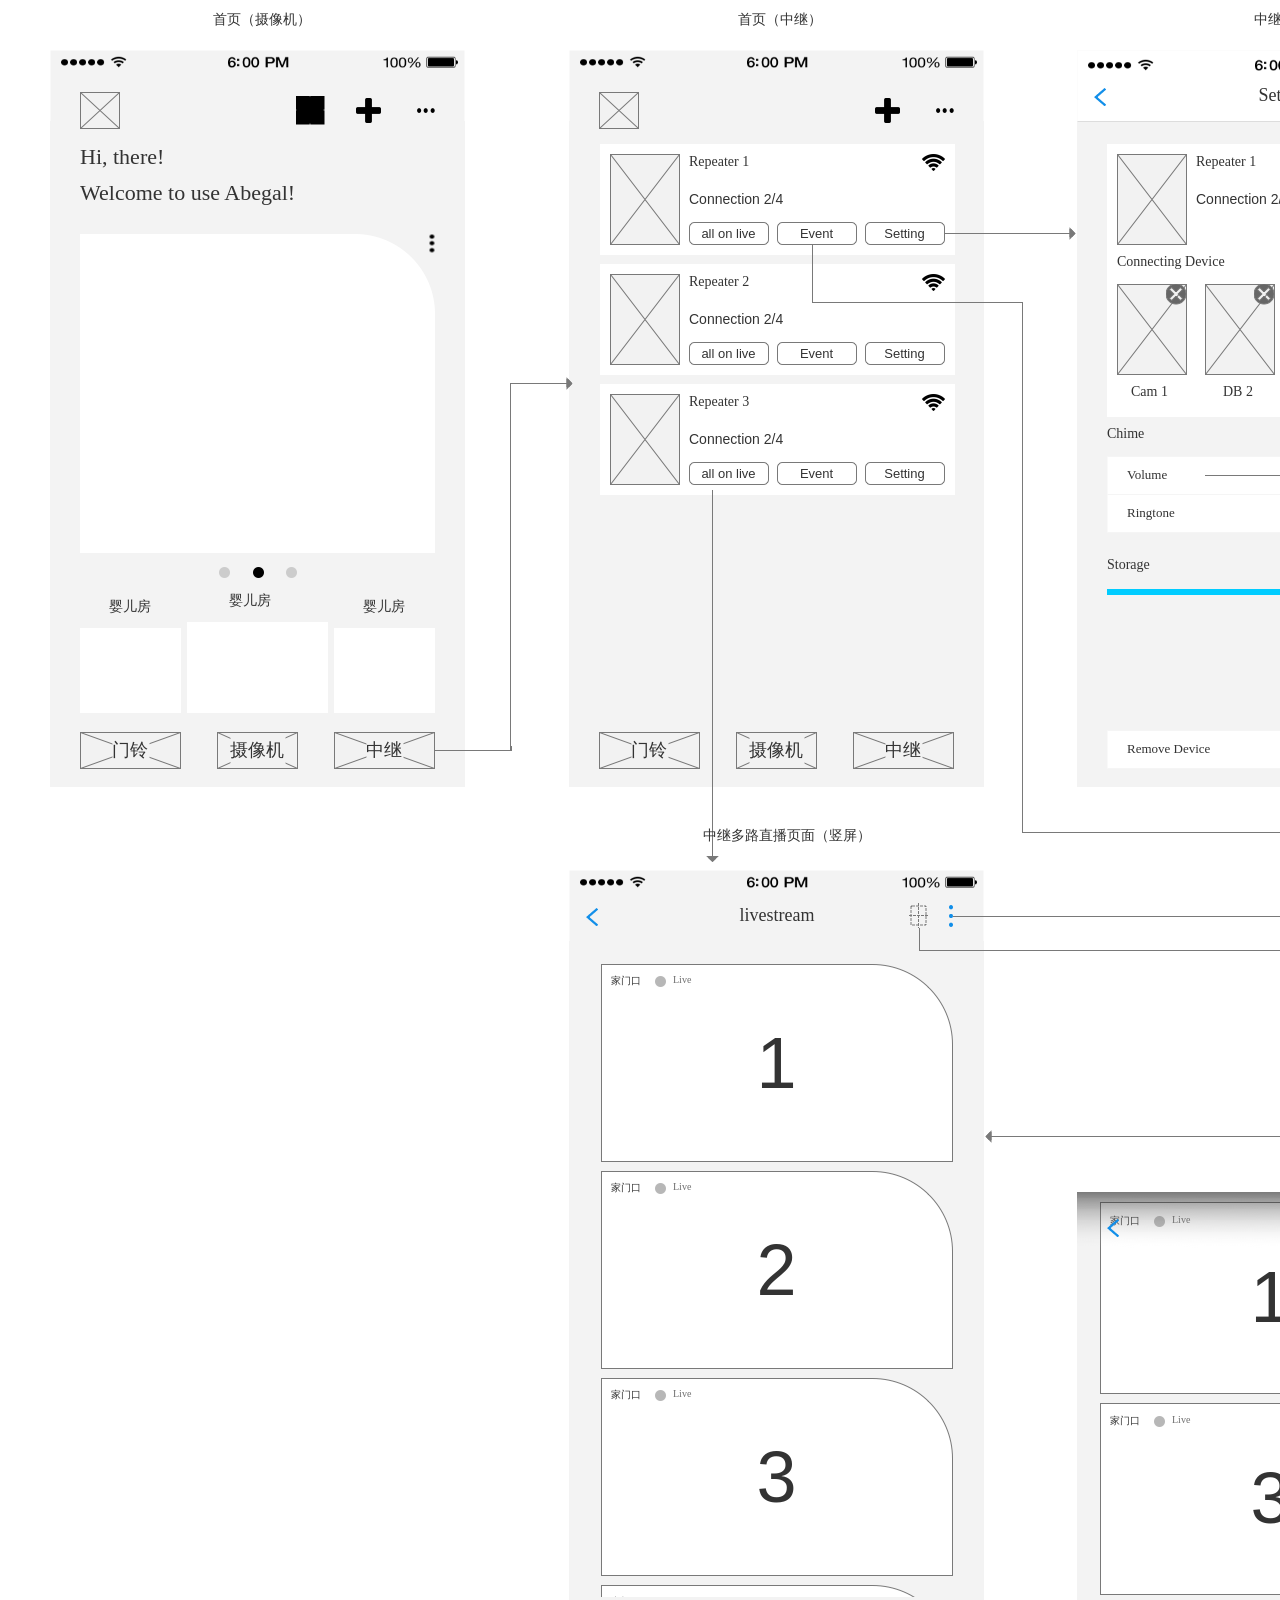
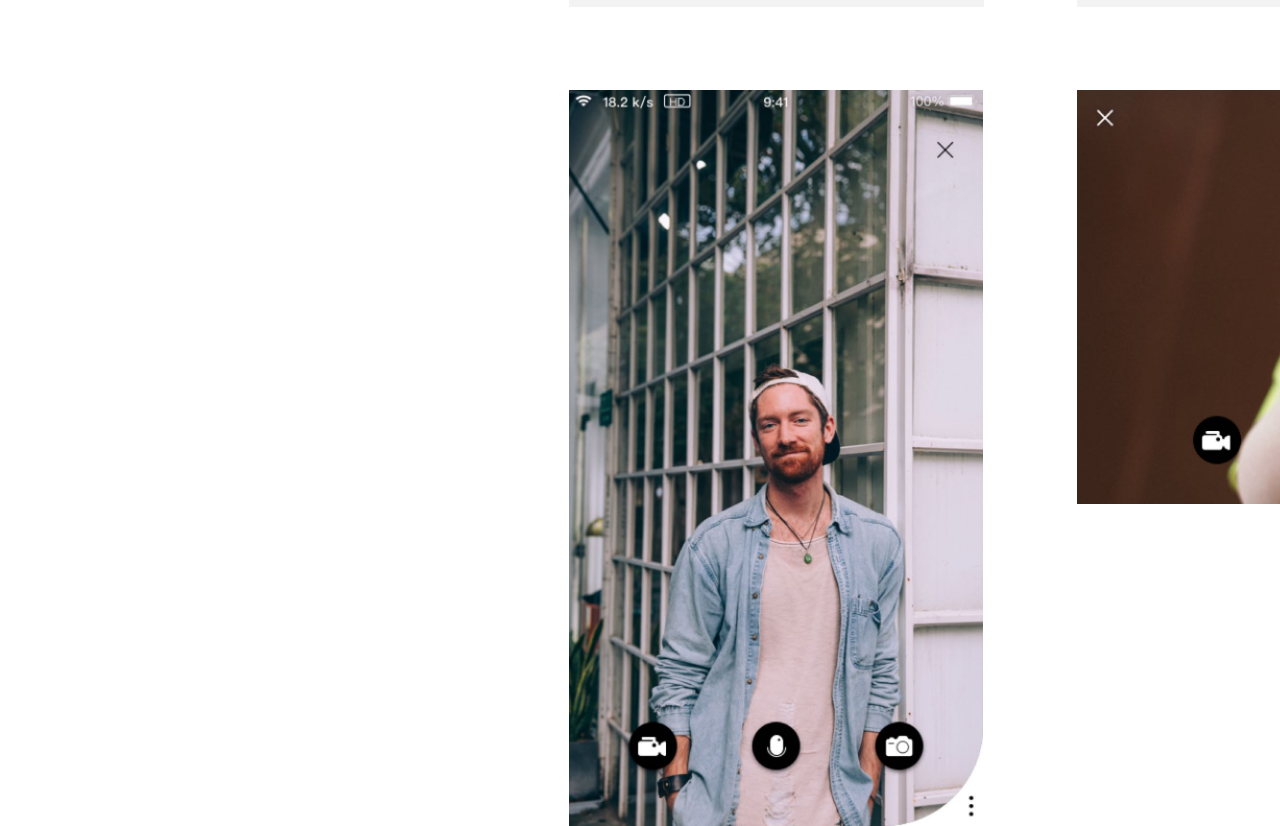
<file: 页面流程.html>
﻿<!DOCTYPE html>
<html>
  <head>
    <title>页面流程</title>
    <meta http-equiv="X-UA-Compatible" content="IE=edge"/>
    <meta http-equiv="content-type" content="text/html; charset=utf-8"/>
    <meta name="apple-mobile-web-app-capable" content="yes"/>
    <link href="resources/css/jquery-ui-themes.css" type="text/css" rel="stylesheet"/>
    <link href="resources/css/axure_rp_page.css" type="text/css" rel="stylesheet"/>
    <link href="data/styles.css" type="text/css" rel="stylesheet"/>
    <link href="files/页面流程/styles.css" type="text/css" rel="stylesheet"/>
    <script src="resources/scripts/jquery-1.7.1.min.js"></script>
    <script src="resources/scripts/jquery-ui-1.8.10.custom.min.js"></script>
    <script src="resources/scripts/prototypePre.js"></script>
    <script src="data/document.js"></script>
    <script src="resources/scripts/prototypePost.js"></script>
    <script src="files/页面流程/data.js"></script>
    <script type="text/javascript">
      $axure.utils.getTransparentGifPath = function() { return 'resources/images/transparent.gif'; };
      $axure.utils.getOtherPath = function() { return 'resources/Other.html'; };
      $axure.utils.getReloadPath = function() { return 'resources/reload.html'; };
    </script>
  </head>
  <body>
    <div id="base" class="">

      <!-- Unnamed (矩形) -->
      <div id="u0" class="ax_default box_1">
        <img id="u0_img" class="img " src="images/页面流程/u0.png"/>
      </div>

      <!-- Unnamed (矩形) -->
      <div id="u1" class="ax_default box_1">
        <img id="u1_img" class="img " src="images/页面流程/u1.png"/>
        <div id="u1_text" class="text ">
          <p><span>1</span></p>
        </div>
      </div>

      <!-- Unnamed (矩形) -->
      <div id="u2" class="ax_default box_1">
        <img id="u2_img" class="img " src="images/页面流程/u1.png"/>
        <div id="u2_text" class="text ">
          <p><span>2</span></p>
        </div>
      </div>

      <!-- Unnamed (矩形) -->
      <div id="u3" class="ax_default box_1">
        <img id="u3_img" class="img " src="images/页面流程/u1.png"/>
        <div id="u3_text" class="text ">
          <p><span>4</span></p>
        </div>
      </div>

      <!-- Unnamed (矩形) -->
      <div id="u4" class="ax_default box_1">
        <img id="u4_img" class="img " src="images/页面流程/u1.png"/>
        <div id="u4_text" class="text ">
          <p><span>3</span></p>
        </div>
      </div>

      <!-- Unnamed (iPhone6) -->

      <!-- 主要区域 (矩形) -->
      <div id="u6" class="ax_default box_2" data-label="主要区域">
        <img id="u6_img" class="img " src="images/页面流程/主要区域_u6.png"/>
      </div>

      <!-- 导航栏 (矩形) -->
      <div id="u7" class="ax_default shape" data-label="导航栏">
        <img id="u7_img" class="img " src="images/页面流程/导航栏_u7.png"/>
      </div>

      <!-- 顶部状态栏 (图片) -->
      <div id="u8" class="ax_default image" data-label="顶部状态栏">
        <img id="u8_img" class="img " src="images/页面流程/顶部状态栏_u8.png"/>
      </div>

      <!-- Unnamed (矩形) -->
      <div id="u9" class="ax_default box_1">
        <img id="u9_img" class="img " src="images/页面流程/u9.png"/>
      </div>

      <!-- Unnamed (矩形) -->
      <div id="u10" class="ax_default box_1">
        <img id="u10_img" class="img " src="images/页面流程/u10.png"/>
      </div>

      <!-- Unnamed (矩形) -->
      <div id="u11" class="ax_default box_1">
        <img id="u11_img" class="img " src="images/页面流程/u11.png"/>
      </div>

      <!-- Unnamed (矩形) -->
      <div id="u12" class="ax_default box_1">
        <img id="u12_img" class="img " src="images/页面流程/u10.png"/>
      </div>

      <!-- Unnamed (椭圆形) -->
      <div id="u13" class="ax_default shape">
        <img id="u13_img" class="img " src="images/页面流程/u13.png"/>
      </div>

      <!-- Unnamed (椭圆形) -->
      <div id="u14" class="ax_default shape">
        <img id="u14_img" class="img " src="images/页面流程/u14.png"/>
      </div>

      <!-- Unnamed (椭圆形) -->
      <div id="u15" class="ax_default shape">
        <img id="u15_img" class="img " src="images/页面流程/u13.png"/>
      </div>

      <!-- Unnamed (占位符) -->
      <div id="u16" class="ax_default placeholder">
        <img id="u16_img" class="img " src="images/页面流程/u16.png"/>
        <div id="u16_text" class="text ">
          <p><span>门铃</span></p>
        </div>
      </div>

      <!-- Unnamed (占位符) -->
      <div id="u17" class="ax_default placeholder">
        <img id="u17_img" class="img " src="images/页面流程/u17.png"/>
        <div id="u17_text" class="text ">
          <p><span>摄像机</span></p>
        </div>
      </div>

      <!-- Unnamed (占位符) -->
      <div id="u18" class="ax_default placeholder">
        <img id="u18_img" class="img " src="images/页面流程/u16.png"/>
        <div id="u18_text" class="text ">
          <p><span>中继</span></p>
        </div>
      </div>

      <!-- Unnamed (占位符) -->
      <div id="u19" class="ax_default placeholder">
        <img id="u19_img" class="img " src="images/页面流程/u19.png"/>
      </div>

      <!-- Unnamed (矩形) -->
      <div id="u20" class="ax_default label">
        <img id="u20_img" class="img " src="images/页面流程/u20.png"/>
        <div id="u20_text" class="text ">
          <p><span>Hi, there!</span></p>
        </div>
      </div>

      <!-- Unnamed (矩形) -->
      <div id="u21" class="ax_default label">
        <img id="u21_img" class="img " src="images/页面流程/u21.png"/>
        <div id="u21_text" class="text ">
          <p><span>Welcome to use Abegal!</span></p>
        </div>
      </div>

      <!-- Unnamed (形状) -->
      <div id="u22" class="ax_default _形状">
        <img id="u22_img" class="img " src="images/页面流程/u22.png"/>
      </div>

      <!-- Unnamed (形状) -->
      <div id="u23" class="ax_default icon">
        <img id="u23_img" class="img " src="images/页面流程/u23.png"/>
      </div>

      <!-- Unnamed (形状) -->
      <div id="u24" class="ax_default box_1">
        <img id="u24_img" class="img " src="images/页面流程/u24.png"/>
      </div>

      <!-- Unnamed (形状) -->
      <div id="u25" class="ax_default _形状">
        <img id="u25_img" class="img " src="images/页面流程/u22.png"/>
      </div>

      <!-- Unnamed (矩形) -->
      <div id="u26" class="ax_default label">
        <img id="u26_img" class="img " src="images/页面流程/u26.png"/>
        <div id="u26_text" class="text ">
          <p><span>婴儿房</span></p>
        </div>
      </div>

      <!-- Unnamed (矩形) -->
      <div id="u27" class="ax_default label">
        <img id="u27_img" class="img " src="images/页面流程/u26.png"/>
        <div id="u27_text" class="text ">
          <p><span>婴儿房</span></p>
        </div>
      </div>

      <!-- Unnamed (矩形) -->
      <div id="u28" class="ax_default label">
        <img id="u28_img" class="img " src="images/页面流程/u26.png"/>
        <div id="u28_text" class="text ">
          <p><span>婴儿房</span></p>
        </div>
      </div>

      <!-- Unnamed (iPhone6) -->

      <!-- 主要区域 (矩形) -->
      <div id="u30" class="ax_default box_2" data-label="主要区域">
        <img id="u30_img" class="img " src="images/页面流程/主要区域_u6.png"/>
      </div>

      <!-- 导航栏 (矩形) -->
      <div id="u31" class="ax_default shape" data-label="导航栏">
        <img id="u31_img" class="img " src="images/页面流程/导航栏_u7.png"/>
      </div>

      <!-- 顶部状态栏 (图片) -->
      <div id="u32" class="ax_default image" data-label="顶部状态栏">
        <img id="u32_img" class="img " src="images/页面流程/顶部状态栏_u8.png"/>
      </div>

      <!-- Unnamed (占位符) -->
      <div id="u33" class="ax_default placeholder">
        <img id="u33_img" class="img " src="images/页面流程/u16.png"/>
        <div id="u33_text" class="text ">
          <p><span>门铃</span></p>
        </div>
      </div>

      <!-- Unnamed (占位符) -->
      <div id="u34" class="ax_default placeholder">
        <img id="u34_img" class="img " src="images/页面流程/u17.png"/>
        <div id="u34_text" class="text ">
          <p><span>摄像机</span></p>
        </div>
      </div>

      <!-- Unnamed (占位符) -->
      <div id="u35" class="ax_default placeholder">
        <img id="u35_img" class="img " src="images/页面流程/u16.png"/>
        <div id="u35_text" class="text ">
          <p><span>中继</span></p>
        </div>
      </div>

      <!-- Unnamed (占位符) -->
      <div id="u36" class="ax_default placeholder">
        <img id="u36_img" class="img " src="images/页面流程/u19.png"/>
      </div>

      <!-- Unnamed (形状) -->
      <div id="u37" class="ax_default _形状">
        <img id="u37_img" class="img " src="images/页面流程/u22.png"/>
      </div>

      <!-- Unnamed (形状) -->
      <div id="u38" class="ax_default icon">
        <img id="u38_img" class="img " src="images/页面流程/u23.png"/>
      </div>

      <!-- Unnamed (中继器) -->
      <div id="u39" class="ax_default">
        <script id="u39_script" type="axure-repeater-template">

          <!-- Unnamed (矩形) -->
          <div id="u40" class="ax_default box_1 u40">
            <img id="u40_img" class="img u40_img" src="images/页面流程/u40.png"/>
          </div>

          <!-- Unnamed (占位符) -->
          <div id="u41" class="ax_default placeholder u41">
            <img id="u41_img" class="img u41_img" src="images/页面流程/u41.png"/>
          </div>

          <!-- Unnamed (矩形) -->
          <div id="u42" class="ax_default label u42">
            <img id="u42_img" class="img u42_img" src="images/页面流程/u42.png"/>
            <div id="u42_text" class="text u42_text">
              <p><span>Repeater 1</span></p>
            </div>
          </div>

          <!-- Unnamed (矩形) -->
          <div id="u43" class="ax_default label u43">
            <img id="u43_img" class="img u43_img" src="images/页面流程/u43.png"/>
            <div id="u43_text" class="text u43_text">
              <p><span>Connection 2/4</span></p>
            </div>
          </div>

          <!-- Unnamed (矩形) -->
          <div id="u44" class="ax_default button u44">
            <img id="u44_img" class="img u44_img" src="images/页面流程/u44.png"/>
            <div id="u44_text" class="text u44_text">
              <p><span>Event</span></p>
            </div>
          </div>

          <!-- Unnamed (矩形) -->
          <div id="u45" class="ax_default button u45">
            <img id="u45_img" class="img u45_img" src="images/页面流程/u44.png"/>
            <div id="u45_text" class="text u45_text">
              <p><span>all on live</span></p>
            </div>
          </div>

          <!-- Unnamed (矩形) -->
          <div id="u46" class="ax_default button u46">
            <img id="u46_img" class="img u46_img" src="images/页面流程/u44.png"/>
            <div id="u46_text" class="text u46_text">
              <p><span>Setting</span></p>
            </div>
          </div>

          <!-- Unnamed (形状) -->
          <div id="u47" class="ax_default icon u47">
            <img id="u47_img" class="img u47_img" src="images/页面流程/u47.png"/>
          </div>
        </script>
        <div id="u39-1" class="preeval" style="width: 354px; height: 110px;">

          <!-- Unnamed (矩形) -->
          <div id="u40-1" class="ax_default box_1 u40" style="width: 354px; height: 110px; left: 0px; top: 0px;visibility: inherit">
            <img id="u40-1_img" class="img u40_img" src="images/页面流程/u40.png"/>
          </div>

          <!-- Unnamed (占位符) -->
          <div id="u41-1" class="ax_default placeholder u41" style="width: 69px; height: 90px; left: 10px; top: 10px;visibility: inherit">
            <img id="u41-1_img" class="img u41_img" src="images/页面流程/u41.png"/>
          </div>

          <!-- Unnamed (矩形) -->
          <div id="u42-1" class="ax_default label u42" style="width: 70px; height: 20px; left: 89px; top: 10px;visibility: inherit">
            <img id="u42-1_img" class="img u42_img" src="images/页面流程/u42.png"/>
            <div id="u42-1_text" class="text u42_text" style="position: absolute;left: 0px;top: 0px;width: 70px;visibility: inherit">
              <p><span>Repeater 1</span></p>
            </div>
          </div>

          <!-- Unnamed (矩形) -->
          <div id="u43-1" class="ax_default label u43" style="width: 95px; height: 16px; left: 89px; top: 47px;visibility: inherit">
            <img id="u43-1_img" class="img u43_img" src="images/页面流程/u43.png"/>
            <div id="u43-1_text" class="text u43_text" style="position: absolute;left: 0px;top: 0px;width: 95px;visibility: inherit">
              <p><span>Connection 2/4</span></p>
            </div>
          </div>

          <!-- Unnamed (矩形) -->
          <div id="u44-1" class="ax_default button u44" style="width: 79px; height: 22px; left: 177px; top: 78px;visibility: inherit">
            <img id="u44-1_img" class="img u44_img" src="images/页面流程/u44.png"/>
            <div id="u44-1_text" class="text u44_text" style="position: absolute;left: 2px;top: 4px;width: 75px;visibility: inherit">
              <p><span>Event</span></p>
            </div>
          </div>

          <!-- Unnamed (矩形) -->
          <div id="u45-1" class="ax_default button u45" style="width: 79px; height: 22px; left: 89px; top: 78px;visibility: inherit">
            <img id="u45-1_img" class="img u45_img" src="images/页面流程/u44.png"/>
            <div id="u45-1_text" class="text u45_text" style="position: absolute;left: 2px;top: 4px;width: 75px;visibility: inherit">
              <p><span>all on live</span></p>
            </div>
          </div>

          <!-- Unnamed (矩形) -->
          <div id="u46-1" class="ax_default button u46" style="width: 79px; height: 22px; left: 265px; top: 78px;visibility: inherit">
            <img id="u46-1_img" class="img u46_img" src="images/页面流程/u44.png"/>
            <div id="u46-1_text" class="text u46_text" style="position: absolute;left: 2px;top: 4px;width: 75px;visibility: inherit">
              <p><span>Setting</span></p>
            </div>
          </div>

          <!-- Unnamed (形状) -->
          <div id="u47-1" class="ax_default icon u47" style="width: 22px; height: 16px; left: 322px; top: 10px;visibility: inherit">
            <img id="u47-1_img" class="img u47_img" src="images/页面流程/u47.png"/>
          </div>
        </div>
        <div id="u39-2" class="preeval" style="width: 354px; height: 110px;">

          <!-- Unnamed (矩形) -->
          <div id="u40-2" class="ax_default box_1 u40" style="width: 354px; height: 110px; left: 0px; top: 0px;visibility: inherit">
            <img id="u40-2_img" class="img u40_img" src="images/页面流程/u40.png"/>
          </div>

          <!-- Unnamed (占位符) -->
          <div id="u41-2" class="ax_default placeholder u41" style="width: 69px; height: 90px; left: 10px; top: 10px;visibility: inherit">
            <img id="u41-2_img" class="img u41_img" src="images/页面流程/u41.png"/>
          </div>

          <!-- Unnamed (矩形) -->
          <div id="u42-2" class="ax_default label u42" style="width: 73px; height: 20px; left: 89px; top: 10px;visibility: inherit">
            <img id="u42-2_img" class="img u42_img" src="images/页面流程/u42-0.png"/>
            <div id="u42-2_text" class="text u42_text" style="position: absolute;left: 0px;top: 0px;width: 73px;visibility: inherit">
              <p><span>Repeater 2</span></p>
            </div>
          </div>

          <!-- Unnamed (矩形) -->
          <div id="u43-2" class="ax_default label u43" style="width: 95px; height: 16px; left: 89px; top: 47px;visibility: inherit">
            <img id="u43-2_img" class="img u43_img" src="images/页面流程/u43.png"/>
            <div id="u43-2_text" class="text u43_text" style="position: absolute;left: 0px;top: 0px;width: 95px;visibility: inherit">
              <p><span>Connection 2/4</span></p>
            </div>
          </div>

          <!-- Unnamed (矩形) -->
          <div id="u44-2" class="ax_default button u44" style="width: 79px; height: 22px; left: 177px; top: 78px;visibility: inherit">
            <img id="u44-2_img" class="img u44_img" src="images/页面流程/u44.png"/>
            <div id="u44-2_text" class="text u44_text" style="position: absolute;left: 2px;top: 4px;width: 75px;visibility: inherit">
              <p><span>Event</span></p>
            </div>
          </div>

          <!-- Unnamed (矩形) -->
          <div id="u45-2" class="ax_default button u45" style="width: 79px; height: 22px; left: 89px; top: 78px;visibility: inherit">
            <img id="u45-2_img" class="img u45_img" src="images/页面流程/u44.png"/>
            <div id="u45-2_text" class="text u45_text" style="position: absolute;left: 2px;top: 4px;width: 75px;visibility: inherit">
              <p><span>all on live</span></p>
            </div>
          </div>

          <!-- Unnamed (矩形) -->
          <div id="u46-2" class="ax_default button u46" style="width: 79px; height: 22px; left: 265px; top: 78px;visibility: inherit">
            <img id="u46-2_img" class="img u46_img" src="images/页面流程/u44.png"/>
            <div id="u46-2_text" class="text u46_text" style="position: absolute;left: 2px;top: 4px;width: 75px;visibility: inherit">
              <p><span>Setting</span></p>
            </div>
          </div>

          <!-- Unnamed (形状) -->
          <div id="u47-2" class="ax_default icon u47" style="width: 22px; height: 16px; left: 322px; top: 10px;visibility: inherit">
            <img id="u47-2_img" class="img u47_img" src="images/页面流程/u47.png"/>
          </div>
        </div>
        <div id="u39-3" class="preeval" style="width: 354px; height: 110px;">

          <!-- Unnamed (矩形) -->
          <div id="u40-3" class="ax_default box_1 u40" style="width: 354px; height: 110px; left: 0px; top: 0px;visibility: inherit">
            <img id="u40-3_img" class="img u40_img" src="images/页面流程/u40.png"/>
          </div>

          <!-- Unnamed (占位符) -->
          <div id="u41-3" class="ax_default placeholder u41" style="width: 69px; height: 90px; left: 10px; top: 10px;visibility: inherit">
            <img id="u41-3_img" class="img u41_img" src="images/页面流程/u41.png"/>
          </div>

          <!-- Unnamed (矩形) -->
          <div id="u42-3" class="ax_default label u42" style="width: 73px; height: 20px; left: 89px; top: 10px;visibility: inherit">
            <img id="u42-3_img" class="img u42_img" src="images/页面流程/u42-0.png"/>
            <div id="u42-3_text" class="text u42_text" style="position: absolute;left: 0px;top: 0px;width: 73px;visibility: inherit">
              <p><span>Repeater 3</span></p>
            </div>
          </div>

          <!-- Unnamed (矩形) -->
          <div id="u43-3" class="ax_default label u43" style="width: 95px; height: 16px; left: 89px; top: 47px;visibility: inherit">
            <img id="u43-3_img" class="img u43_img" src="images/页面流程/u43.png"/>
            <div id="u43-3_text" class="text u43_text" style="position: absolute;left: 0px;top: 0px;width: 95px;visibility: inherit">
              <p><span>Connection 2/4</span></p>
            </div>
          </div>

          <!-- Unnamed (矩形) -->
          <div id="u44-3" class="ax_default button u44" style="width: 79px; height: 22px; left: 177px; top: 78px;visibility: inherit">
            <img id="u44-3_img" class="img u44_img" src="images/页面流程/u44.png"/>
            <div id="u44-3_text" class="text u44_text" style="position: absolute;left: 2px;top: 4px;width: 75px;visibility: inherit">
              <p><span>Event</span></p>
            </div>
          </div>

          <!-- Unnamed (矩形) -->
          <div id="u45-3" class="ax_default button u45" style="width: 79px; height: 22px; left: 89px; top: 78px;visibility: inherit">
            <img id="u45-3_img" class="img u45_img" src="images/页面流程/u44.png"/>
            <div id="u45-3_text" class="text u45_text" style="position: absolute;left: 2px;top: 4px;width: 75px;visibility: inherit">
              <p><span>all on live</span></p>
            </div>
          </div>

          <!-- Unnamed (矩形) -->
          <div id="u46-3" class="ax_default button u46" style="width: 79px; height: 22px; left: 265px; top: 78px;visibility: inherit">
            <img id="u46-3_img" class="img u46_img" src="images/页面流程/u44.png"/>
            <div id="u46-3_text" class="text u46_text" style="position: absolute;left: 2px;top: 4px;width: 75px;visibility: inherit">
              <p><span>Setting</span></p>
            </div>
          </div>

          <!-- Unnamed (形状) -->
          <div id="u47-3" class="ax_default icon u47" style="width: 22px; height: 16px; left: 322px; top: 10px;visibility: inherit">
            <img id="u47-3_img" class="img u47_img" src="images/页面流程/u47.png"/>
          </div>
        </div>
      </div>

      <!-- Unnamed (连接线) -->
      <div id="u48" class="ax_default _连接线">
        <img id="u48_seg0" class="img " src="images/页面流程/u48_seg0.png" alt="u48_seg0"/>
        <img id="u48_seg1" class="img " src="images/页面流程/u48_seg1.png" alt="u48_seg1"/>
        <img id="u48_seg2" class="img " src="images/页面流程/u48_seg2.png" alt="u48_seg2"/>
        <img id="u48_seg3" class="img " src="images/页面流程/u48_seg3.png" alt="u48_seg3"/>
        <div id="u48_text" class="text " style="display:none; visibility: hidden">
          <p></p>
        </div>
      </div>

      <!-- Unnamed (iPhone6) -->

      <!-- 主要区域 (矩形) -->
      <div id="u50" class="ax_default box_2" data-label="主要区域">
        <img id="u50_img" class="img " src="images/页面流程/主要区域_u6.png"/>
      </div>

      <!-- 导航栏 (矩形) -->
      <div id="u51" class="ax_default shape" data-label="导航栏">
        <img id="u51_img" class="img " src="images/页面流程/导航栏_u7.png"/>
      </div>

      <!-- 顶部状态栏 (图片) -->
      <div id="u52" class="ax_default image" data-label="顶部状态栏">
        <img id="u52_img" class="img " src="images/页面流程/顶部状态栏_u8.png"/>
      </div>

      <!-- Unnamed (矩形) -->
      <div id="u53" class="ax_default box_1">
        <img id="u53_img" class="img " src="images/页面流程/u53.png"/>
      </div>

      <!-- Unnamed (占位符) -->
      <div id="u54" class="ax_default placeholder">
        <img id="u54_img" class="img " src="images/页面流程/u41.png"/>
      </div>

      <!-- Unnamed (矩形) -->
      <div id="u55" class="ax_default label">
        <img id="u55_img" class="img " src="images/页面流程/u42.png"/>
        <div id="u55_text" class="text ">
          <p><span>Repeater 1</span></p>
        </div>
      </div>

      <!-- Unnamed (矩形) -->
      <div id="u56" class="ax_default label">
        <img id="u56_img" class="img " src="images/页面流程/u43.png"/>
        <div id="u56_text" class="text ">
          <p><span>Connection 2/4</span></p>
        </div>
      </div>

      <!-- Unnamed (形状) -->
      <div id="u57" class="ax_default icon">
        <img id="u57_img" class="img " src="images/页面流程/u47.png"/>
      </div>

      <!-- Unnamed (矩形) -->
      <div id="u58" class="ax_default label">
        <img id="u58_img" class="img " src="images/页面流程/u58.png"/>
        <div id="u58_text" class="text ">
          <p><span>Connecting Device</span></p>
        </div>
      </div>

      <!-- Unnamed (占位符) -->
      <div id="u59" class="ax_default placeholder">
        <img id="u59_img" class="img " src="images/页面流程/u41.png"/>
      </div>

      <!-- Unnamed (占位符) -->
      <div id="u60" class="ax_default placeholder">
        <img id="u60_img" class="img " src="images/页面流程/u41.png"/>
      </div>

      <!-- Unnamed (矩形) -->
      <div id="u61" class="ax_default placeholder">
        <img id="u61_img" class="img " src="images/页面流程/u61.png"/>
      </div>

      <!-- Unnamed (矩形) -->
      <div id="u62" class="ax_default label">
        <img id="u62_img" class="img " src="images/页面流程/u62.png"/>
        <div id="u62_text" class="text ">
          <p><span>Cam 1</span></p>
        </div>
      </div>

      <!-- Unnamed (矩形) -->
      <div id="u63" class="ax_default label">
        <img id="u63_img" class="img " src="images/页面流程/u63.png"/>
        <div id="u63_text" class="text ">
          <p><span>DB 2</span></p>
        </div>
      </div>

      <!-- Unnamed (形状) -->
      <div id="u64" class="ax_default box_1">
        <img id="u64_img" class="img " src="images/页面流程/u64.png"/>
      </div>

      <!-- Unnamed (形状) -->
      <div id="u65" class="ax_default ellipse">
        <img id="u65_img" class="img " src="images/页面流程/u65.png"/>
      </div>

      <!-- Unnamed (形状) -->
      <div id="u66" class="ax_default ellipse">
        <img id="u66_img" class="img " src="images/页面流程/u65.png"/>
      </div>

      <!-- Unnamed (矩形) -->
      <div id="u67" class="ax_default label">
        <img id="u67_img" class="img " src="images/页面流程/u67.png"/>
        <div id="u67_text" class="text ">
          <p><span>Chime</span></p>
        </div>
      </div>

      <!-- Unnamed (矩形) -->
      <div id="u68" class="ax_default box_1">
        <img id="u68_img" class="img " src="images/页面流程/u68.png"/>
        <div id="u68_text" class="text ">
          <p><span>Volume</span></p>
        </div>
      </div>

      <!-- Unnamed (水平线) -->
      <div id="u69" class="ax_default line">
        <img id="u69_img" class="img " src="images/页面流程/u69.png"/>
      </div>

      <!-- Unnamed (椭圆形) -->
      <div id="u70" class="ax_default ellipse">
        <img id="u70_img" class="img " src="images/页面流程/u70.png"/>
      </div>

      <!-- Unnamed (矩形) -->
      <div id="u71" class="ax_default label">
        <img id="u71_img" class="img " src="images/页面流程/u71.png"/>
        <div id="u71_text" class="text ">
          <p><span>55%</span></p>
        </div>
      </div>

      <!-- Unnamed (矩形) -->
      <div id="u72" class="ax_default box_1">
        <img id="u72_img" class="img " src="images/页面流程/u68.png"/>
        <div id="u72_text" class="text ">
          <p><span>Ringtone</span></p>
        </div>
      </div>

      <!-- Unnamed (形状) -->
      <div id="u73" class="ax_default icon">
        <img id="u73_img" class="img " src="images/页面流程/u73.png"/>
      </div>

      <!-- Unnamed (矩形) -->
      <div id="u74" class="ax_default label">
        <img id="u74_img" class="img " src="images/页面流程/u74.png"/>
        <div id="u74_text" class="text ">
          <p><span>default</span></p>
        </div>
      </div>

      <!-- Unnamed (矩形) -->
      <div id="u75" class="ax_default box_1">
        <img id="u75_img" class="img " src="images/页面流程/u75.png"/>
      </div>

      <!-- Unnamed (矩形) -->
      <div id="u76" class="ax_default box_1">
        <img id="u76_img" class="img " src="images/页面流程/u76.png"/>
      </div>

      <!-- Unnamed (矩形) -->
      <div id="u77" class="ax_default box_1">
        <img id="u77_img" class="img " src="images/页面流程/u77.png"/>
      </div>

      <!-- Unnamed (矩形) -->
      <div id="u78" class="ax_default label">
        <img id="u78_img" class="img " src="images/页面流程/u78.png"/>
        <div id="u78_text" class="text ">
          <p><span>456 MB used</span></p>
        </div>
      </div>

      <!-- Unnamed (矩形) -->
      <div id="u79" class="ax_default box_1">
        <img id="u79_img" class="img " src="images/页面流程/u79.png"/>
      </div>

      <!-- Unnamed (矩形) -->
      <div id="u80" class="ax_default label">
        <img id="u80_img" class="img " src="images/页面流程/u80.png"/>
        <div id="u80_text" class="text ">
          <p><span>123 MB free</span></p>
        </div>
      </div>

      <!-- Unnamed (矩形) -->
      <div id="u81" class="ax_default label">
        <img id="u81_img" class="img " src="images/页面流程/u81.png"/>
        <div id="u81_text" class="text ">
          <p><span>Storage</span></p>
        </div>
      </div>

      <!-- Unnamed (矩形) -->
      <div id="u82" class="ax_default button">
        <img id="u82_img" class="img " src="images/页面流程/u82.png"/>
        <div id="u82_text" class="text ">
          <p><span>wipe all data</span></p>
        </div>
      </div>

      <!-- Unnamed (矩形) -->
      <div id="u83" class="ax_default box_1">
        <img id="u83_img" class="img " src="images/页面流程/u68.png"/>
        <div id="u83_text" class="text ">
          <p><span>Remove Device</span></p>
        </div>
      </div>

      <!-- Unnamed (形状) -->
      <div id="u84" class="ax_default icon">
        <img id="u84_img" class="img " src="images/页面流程/u73.png"/>
      </div>

      <!-- Unnamed (连接线) -->
      <div id="u85" class="ax_default _连接线">
        <img id="u85_seg0" class="img " src="images/页面流程/u85_seg0.png" alt="u85_seg0"/>
        <img id="u85_seg1" class="img " src="images/页面流程/u48_seg3.png" alt="u85_seg1"/>
        <div id="u85_text" class="text " style="display:none; visibility: hidden">
          <p></p>
        </div>
      </div>

      <!-- Unnamed (组 合) -->
      <div id="u86" class="ax_default" data-left="1077" data-top="50" data-width="415" data-height="72">

        <!-- Unnamed (组 合) -->
        <div id="u87" class="ax_default" data-left="1077" data-top="50" data-width="415" data-height="72">

          <!-- Unnamed (矩形) -->
          <div id="u88" class="ax_default shape">
            <img id="u88_img" class="img " src="images/页面流程/u88.png"/>
          </div>

          <!-- Unnamed (图片) -->
          <div id="u89" class="ax_default image">
            <img id="u89_img" class="img " src="images/页面流程/u89.png"/>
          </div>

          <!-- Unnamed (矩形) -->
          <div id="u90" class="ax_default _36号字_顶部标题、大按钮、弹窗提示主标题_">
            <img id="u90_img" class="img " src="images/页面流程/u90.png"/>
            <div id="u90_text" class="text ">
              <p><span>Setting</span></p>
            </div>
          </div>
        </div>

        <!-- Unnamed (图片) -->
        <div id="u91" class="ax_default image">
          <img id="u91_img" class="img " src="images/页面流程/顶部状态栏_u8.png"/>
        </div>
      </div>

      <!-- Unnamed (iPhone6) -->

      <!-- 主要区域 (矩形) -->
      <div id="u93" class="ax_default box_2" data-label="主要区域">
        <img id="u93_img" class="img " src="images/页面流程/主要区域_u6.png"/>
      </div>

      <!-- 导航栏 (矩形) -->
      <div id="u94" class="ax_default shape" data-label="导航栏">
        <img id="u94_img" class="img " src="images/页面流程/导航栏_u7.png"/>
      </div>

      <!-- 顶部状态栏 (图片) -->
      <div id="u95" class="ax_default image" data-label="顶部状态栏">
        <img id="u95_img" class="img " src="images/页面流程/顶部状态栏_u8.png"/>
      </div>

      <!-- Unnamed (组 合) -->
      <div id="u96" class="ax_default" data-left="586" data-top="901" data-width="238" data-height="30">

        <!-- Unnamed (图片) -->
        <div id="u97" class="ax_default image">
          <img id="u97_img" class="img " src="images/页面流程/u89.png"/>
        </div>

        <!-- Unnamed (矩形) -->
        <div id="u98" class="ax_default _36号字_顶部标题、大按钮、弹窗提示主标题_">
          <img id="u98_img" class="img " src="images/页面流程/u98.png"/>
          <div id="u98_text" class="text ">
            <p><span>livestream</span></p>
          </div>
        </div>
      </div>

      <!-- Unnamed (图片) -->
      <div id="u99" class="ax_default image">
        <img id="u99_img" class="img " src="images/页面流程/u99.png"/>
      </div>

      <!-- Unnamed (形状) -->
      <div id="u100" class="ax_default line">
        <img id="u100_img" class="img " src="images/页面流程/u100.png"/>
      </div>

      <!-- Unnamed (动态面板) -->
      <div id="u101" class="ax_default">
        <div id="u101_state0" class="panel_state" data-label="State1" style="">
          <div id="u101_state0_content" class="panel_state_content">

            <!-- Unnamed (中继器) -->
            <div id="u102" class="ax_default">
              <script id="u102_script" type="axure-repeater-template">

                <!-- Unnamed (矩形) -->
                <div id="u103" class="ax_default box_1 u103">
                  <img id="u103_img" class="img u103_img" src="images/页面流程/u103.png"/>
                  <div id="u103_text" class="text u103_text">
                    <p><span>1</span></p>
                  </div>
                </div>

                <!-- Unnamed (矩形) -->
                <div id="u104" class="ax_default label u104">
                  <img id="u104_img" class="img u104_img" src="images/页面流程/u104.png"/>
                  <div id="u104_text" class="text u104_text">
                    <p><span>家门口</span></p>
                  </div>
                </div>

                <!-- 状态标识 (组 合) -->
                <div id="u105" class="ax_default u105" data-label="状态标识" data-left="51" data-top="9" data-width="51" data-height="17">

                  <!-- Unnamed (矩形) -->
                  <div id="u106" class="ax_default box_1 u106">
                    <img id="u106_img" class="img u106_img" src="images/页面流程/u106.png"/>
                  </div>

                  <!-- Unnamed (椭圆形) -->
                  <div id="u107" class="ax_default ellipse u107">
                    <img id="u107_img" class="img u107_img" src="images/页面流程/u107.png"/>
                  </div>

                  <!-- Unnamed (矩形) -->
                  <div id="u108" class="ax_default label u108">
                    <img id="u108_img" class="img u108_img" src="images/页面流程/u108.png"/>
                    <div id="u108_text" class="text u108_text">
                      <p><span>Live</span></p>
                    </div>
                  </div>
                </div>
              </script>
              <div id="u102-1" class="preeval" style="width: 351px; height: 197px;">

                <!-- Unnamed (矩形) -->
                <div id="u103-1" class="ax_default box_1 u103" style="width: 351px; height: 197px; left: 0px; top: 0px;visibility: inherit">
                  <img id="u103-1_img" class="img u103_img" src="images/页面流程/u103.png"/>
                  <div id="u103-1_text" class="text u103_text" style="position: absolute;left: 2px;top: 58px;width: 347px;visibility: inherit">
                    <p><span>1</span></p>
                  </div>
                </div>

                <!-- Unnamed (矩形) -->
                <div id="u104-1" class="ax_default label u104" style="width: 31px; height: 14px; left: 10px; top: 10px;visibility: inherit">
                  <img id="u104-1_img" class="img u104_img" src="images/页面流程/u104.png"/>
                  <div id="u104-1_text" class="text u104_text" style="position: absolute;left: 0px;top: 0px;width: 31px;visibility: inherit">
                    <p><span>家门口</span></p>
                  </div>
                </div>

                <!-- 状态标识 (组 合) -->
                <div id="u105-1" class="ax_default u105" data-label="状态标识" style="visibility: inherit" data-left="51" data-top="9" data-width="51" data-height="17">

                  <!-- Unnamed (矩形) -->
                  <div id="u106-1" class="ax_default box_1 u106" style="width: 50px; height: 16px; left: 51px; top: 9px;visibility: inherit">
                    <img id="u106-1_img" class="img u106_img" src="images/页面流程/u106.png"/>
                  </div>

                  <!-- Unnamed (椭圆形) -->
                  <div id="u107-1" class="ax_default ellipse u107" style="width: 10px; height: 10px; left: 54px; top: 12px;visibility: inherit">
                    <img id="u107-1_img" class="img u107_img" src="images/页面流程/u107.png"/>
                  </div>

                  <!-- Unnamed (矩形) -->
                  <div id="u108-1" class="ax_default label u108" style="width: 20px; height: 14px; left: 72px; top: 10px;visibility: inherit">
                    <img id="u108-1_img" class="img u108_img" src="images/页面流程/u108.png"/>
                    <div id="u108-1_text" class="text u108_text" style="position: absolute;left: 0px;top: 0px;width: 20px;visibility: inherit">
                      <p><span>Live</span></p>
                    </div>
                  </div>
                </div>
              </div>
              <div id="u102-2" class="preeval" style="width: 351px; height: 197px;">

                <!-- Unnamed (矩形) -->
                <div id="u103-2" class="ax_default box_1 u103" style="width: 351px; height: 197px; left: 0px; top: 0px;visibility: inherit">
                  <img id="u103-2_img" class="img u103_img" src="images/页面流程/u103.png"/>
                  <div id="u103-2_text" class="text u103_text" style="position: absolute;left: 2px;top: 58px;width: 347px;visibility: inherit">
                    <p><span>2</span></p>
                  </div>
                </div>

                <!-- Unnamed (矩形) -->
                <div id="u104-2" class="ax_default label u104" style="width: 31px; height: 14px; left: 10px; top: 10px;visibility: inherit">
                  <img id="u104-2_img" class="img u104_img" src="images/页面流程/u104.png"/>
                  <div id="u104-2_text" class="text u104_text" style="position: absolute;left: 0px;top: 0px;width: 31px;visibility: inherit">
                    <p><span>家门口</span></p>
                  </div>
                </div>

                <!-- 状态标识 (组 合) -->
                <div id="u105-2" class="ax_default u105" data-label="状态标识" style="visibility: inherit" data-left="51" data-top="9" data-width="51" data-height="17">

                  <!-- Unnamed (矩形) -->
                  <div id="u106-2" class="ax_default box_1 u106" style="width: 50px; height: 16px; left: 51px; top: 9px;visibility: inherit">
                    <img id="u106-2_img" class="img u106_img" src="images/页面流程/u106.png"/>
                  </div>

                  <!-- Unnamed (椭圆形) -->
                  <div id="u107-2" class="ax_default ellipse u107" style="width: 10px; height: 10px; left: 54px; top: 12px;visibility: inherit">
                    <img id="u107-2_img" class="img u107_img" src="images/页面流程/u107.png"/>
                  </div>

                  <!-- Unnamed (矩形) -->
                  <div id="u108-2" class="ax_default label u108" style="width: 20px; height: 14px; left: 72px; top: 10px;visibility: inherit">
                    <img id="u108-2_img" class="img u108_img" src="images/页面流程/u108.png"/>
                    <div id="u108-2_text" class="text u108_text" style="position: absolute;left: 0px;top: 0px;width: 20px;visibility: inherit">
                      <p><span>Live</span></p>
                    </div>
                  </div>
                </div>
              </div>
              <div id="u102-3" class="preeval" style="width: 351px; height: 197px;">

                <!-- Unnamed (矩形) -->
                <div id="u103-3" class="ax_default box_1 u103" style="width: 351px; height: 197px; left: 0px; top: 0px;visibility: inherit">
                  <img id="u103-3_img" class="img u103_img" src="images/页面流程/u103.png"/>
                  <div id="u103-3_text" class="text u103_text" style="position: absolute;left: 2px;top: 58px;width: 347px;visibility: inherit">
                    <p><span>3</span></p>
                  </div>
                </div>

                <!-- Unnamed (矩形) -->
                <div id="u104-3" class="ax_default label u104" style="width: 31px; height: 14px; left: 10px; top: 10px;visibility: inherit">
                  <img id="u104-3_img" class="img u104_img" src="images/页面流程/u104.png"/>
                  <div id="u104-3_text" class="text u104_text" style="position: absolute;left: 0px;top: 0px;width: 31px;visibility: inherit">
                    <p><span>家门口</span></p>
                  </div>
                </div>

                <!-- 状态标识 (组 合) -->
                <div id="u105-3" class="ax_default u105" data-label="状态标识" style="visibility: inherit" data-left="51" data-top="9" data-width="51" data-height="17">

                  <!-- Unnamed (矩形) -->
                  <div id="u106-3" class="ax_default box_1 u106" style="width: 50px; height: 16px; left: 51px; top: 9px;visibility: inherit">
                    <img id="u106-3_img" class="img u106_img" src="images/页面流程/u106.png"/>
                  </div>

                  <!-- Unnamed (椭圆形) -->
                  <div id="u107-3" class="ax_default ellipse u107" style="width: 10px; height: 10px; left: 54px; top: 12px;visibility: inherit">
                    <img id="u107-3_img" class="img u107_img" src="images/页面流程/u107.png"/>
                  </div>

                  <!-- Unnamed (矩形) -->
                  <div id="u108-3" class="ax_default label u108" style="width: 20px; height: 14px; left: 72px; top: 10px;visibility: inherit">
                    <img id="u108-3_img" class="img u108_img" src="images/页面流程/u108.png"/>
                    <div id="u108-3_text" class="text u108_text" style="position: absolute;left: 0px;top: 0px;width: 20px;visibility: inherit">
                      <p><span>Live</span></p>
                    </div>
                  </div>
                </div>
              </div>
              <div id="u102-4" class="preeval" style="width: 351px; height: 197px;">

                <!-- Unnamed (矩形) -->
                <div id="u103-4" class="ax_default box_1 u103" style="width: 351px; height: 197px; left: 0px; top: 0px;visibility: inherit">
                  <img id="u103-4_img" class="img u103_img" src="images/页面流程/u103.png"/>
                  <div id="u103-4_text" class="text u103_text" style="position: absolute;left: 2px;top: 58px;width: 347px;visibility: inherit">
                    <p><span>4</span></p>
                  </div>
                </div>

                <!-- Unnamed (矩形) -->
                <div id="u104-4" class="ax_default label u104" style="width: 31px; height: 14px; left: 10px; top: 10px;visibility: inherit">
                  <img id="u104-4_img" class="img u104_img" src="images/页面流程/u104.png"/>
                  <div id="u104-4_text" class="text u104_text" style="position: absolute;left: 0px;top: 0px;width: 31px;visibility: inherit">
                    <p><span>家门口</span></p>
                  </div>
                </div>

                <!-- 状态标识 (组 合) -->
                <div id="u105-4" class="ax_default u105" data-label="状态标识" style="visibility: inherit" data-left="51" data-top="9" data-width="51" data-height="17">

                  <!-- Unnamed (矩形) -->
                  <div id="u106-4" class="ax_default box_1 u106" style="width: 50px; height: 16px; left: 51px; top: 9px;visibility: inherit">
                    <img id="u106-4_img" class="img u106_img" src="images/页面流程/u106.png"/>
                  </div>

                  <!-- Unnamed (椭圆形) -->
                  <div id="u107-4" class="ax_default ellipse u107" style="width: 10px; height: 10px; left: 54px; top: 12px;visibility: inherit">
                    <img id="u107-4_img" class="img u107_img" src="images/页面流程/u107.png"/>
                  </div>

                  <!-- Unnamed (矩形) -->
                  <div id="u108-4" class="ax_default label u108" style="width: 20px; height: 14px; left: 72px; top: 10px;visibility: inherit">
                    <img id="u108-4_img" class="img u108_img" src="images/页面流程/u108.png"/>
                    <div id="u108-4_text" class="text u108_text" style="position: absolute;left: 0px;top: 0px;width: 20px;visibility: inherit">
                      <p><span>Live</span></p>
                    </div>
                  </div>
                </div>
              </div>
            </div>
          </div>
        </div>
      </div>

      <!-- Unnamed (连接线) -->
      <div id="u109" class="ax_default _连接线">
        <img id="u109_seg0" class="img " src="images/页面流程/u109_seg0.png" alt="u109_seg0"/>
        <img id="u109_seg1" class="img " src="images/页面流程/u109_seg1.png" alt="u109_seg1"/>
        <img id="u109_seg2" class="img " src="images/页面流程/u109_seg2.png" alt="u109_seg2"/>
        <div id="u109_text" class="text " style="display:none; visibility: hidden">
          <p></p>
        </div>
      </div>

      <!-- Unnamed (连接线) -->
      <div id="u110" class="ax_default _连接线">
        <img id="u110_seg0" class="img " src="images/页面流程/u110_seg0.png" alt="u110_seg0"/>
        <img id="u110_seg1" class="img " src="images/页面流程/u110_seg1.png" alt="u110_seg1"/>
        <img id="u110_seg2" class="img " src="images/页面流程/u110_seg2.png" alt="u110_seg2"/>
        <img id="u110_seg3" class="img " src="images/页面流程/u110_seg3.png" alt="u110_seg3"/>
        <img id="u110_seg4" class="img " src="images/页面流程/u110_seg4.png" alt="u110_seg4"/>
        <img id="u110_seg5" class="img " src="images/页面流程/u109_seg2.png" alt="u110_seg5"/>
        <div id="u110_text" class="text " style="display:none; visibility: hidden">
          <p></p>
        </div>
      </div>

      <!-- Unnamed (连接线) -->
      <div id="u111" class="ax_default _连接线">
        <img id="u111_seg0" class="img " src="images/页面流程/u111_seg0.png" alt="u111_seg0"/>
        <img id="u111_seg1" class="img " src="images/页面流程/u111_seg1.png" alt="u111_seg1"/>
        <div id="u111_text" class="text " style="display:none; visibility: hidden">
          <p></p>
        </div>
      </div>

      <!-- Unnamed (连接线) -->
      <div id="u112" class="ax_default _连接线">
        <img id="u112_seg0" class="img " src="images/页面流程/u112_seg0.png" alt="u112_seg0"/>
        <img id="u112_seg1" class="img " src="images/页面流程/u112_seg1.png" alt="u112_seg1"/>
        <img id="u112_seg2" class="img " src="images/页面流程/u112_seg2.png" alt="u112_seg2"/>
        <img id="u112_seg3" class="img " src="images/页面流程/u111_seg1.png" alt="u112_seg3"/>
        <div id="u112_text" class="text " style="display:none; visibility: hidden">
          <p></p>
        </div>
      </div>

      <!-- Unnamed (连接线) -->
      <div id="u113" class="ax_default _连接线">
        <img id="u113_seg0" class="img " src="images/页面流程/u113_seg0.png" alt="u113_seg0"/>
        <img id="u113_seg1" class="img " src="images/页面流程/u113_seg1.png" alt="u113_seg1"/>
        <img id="u113_seg2" class="img " src="images/页面流程/u113_seg2.png" alt="u113_seg2"/>
        <div id="u113_text" class="text " style="display:none; visibility: hidden">
          <p></p>
        </div>
      </div>

      <!-- Unnamed (图片) -->
      <div id="u114" class="ax_default _图片">
        <img id="u114_img" class="img " src="images/页面流程/u114.jpg"/>
      </div>

      <!-- Unnamed (图片) -->
      <div id="u115" class="ax_default _图片">
        <img id="u115_img" class="img " src="images/页面流程/u115.jpg"/>
      </div>

      <!-- Unnamed (iPhone6) -->

      <!-- 主要区域 (矩形) -->
      <div id="u117" class="ax_default box_2" data-label="主要区域">
        <img id="u117_img" class="img " src="images/页面流程/主要区域_u6.png"/>
      </div>

      <!-- 导航栏 (矩形) -->
      <div id="u118" class="ax_default shape" data-label="导航栏">
        <img id="u118_img" class="img " src="images/页面流程/导航栏_u7.png"/>
      </div>

      <!-- 顶部状态栏 (图片) -->
      <div id="u119" class="ax_default image" data-label="顶部状态栏">
        <img id="u119_img" class="img " src="images/页面流程/顶部状态栏_u8.png"/>
      </div>

      <!-- Unnamed (组 合) -->
      <div id="u120" class="ax_default" data-left="1806" data-top="50" data-width="415" data-height="72">

        <!-- Unnamed (组 合) -->
        <div id="u121" class="ax_default" data-left="1806" data-top="50" data-width="415" data-height="72">

          <!-- Unnamed (组 合) -->
          <div id="u122" class="ax_default" data-left="1806" data-top="50" data-width="415" data-height="72">

            <!-- Unnamed (矩形) -->
            <div id="u123" class="ax_default shape">
              <img id="u123_img" class="img " src="images/页面流程/u88.png"/>
            </div>

            <!-- Unnamed (图片) -->
            <div id="u124" class="ax_default image">
              <img id="u124_img" class="img " src="images/页面流程/u89.png"/>
            </div>

            <!-- Unnamed (矩形) -->
            <div id="u125" class="ax_default _36号字_顶部标题、大按钮、弹窗提示主标题_">
              <img id="u125_img" class="img " src="images/页面流程/u125.png"/>
              <div id="u125_text" class="text ">
                <p><span>事件列表</span></p>
              </div>
            </div>

            <!-- Unnamed (矩形) -->
            <div id="u126" class="ax_default _32号字_单行列表内，右方操作说明的文字__）">
              <img id="u126_img" class="img " src="images/页面流程/u126.png"/>
              <div id="u126_text" class="text ">
                <p><span>全部录像</span></p>
              </div>
            </div>
          </div>
        </div>

        <!-- Unnamed (图片) -->
        <div id="u127" class="ax_default image">
          <img id="u127_img" class="img " src="images/页面流程/顶部状态栏_u8.png"/>
        </div>
      </div>

      <!-- Unnamed (占位符) -->
      <div id="u128" class="ax_default placeholder">
        <img id="u128_img" class="img " src="images/页面流程/u128.png"/>
        <div id="u128_text" class="text ">
          <p><span>全部</span></p>
        </div>
      </div>

      <!-- Unnamed (占位符) -->
      <div id="u129" class="ax_default placeholder">
        <img id="u129_img" class="img " src="images/页面流程/u129.png"/>
        <div id="u129_text" class="text ">
          <p><span>设备上电</span></p>
        </div>
      </div>

      <!-- Unnamed (占位符) -->
      <div id="u130" class="ax_default placeholder">
        <img id="u130_img" class="img " src="images/页面流程/u130.png"/>
        <div id="u130_text" class="text ">
          <p><span>PIR 移动侦测</span></p>
        </div>
      </div>

      <!-- Unnamed (占位符) -->
      <div id="u131" class="ax_default placeholder">
        <img id="u131_img" class="img " src="images/页面流程/u129.png"/>
        <div id="u131_text" class="text ">
          <p><span>设备来电</span></p>
        </div>
      </div>

      <!-- Unnamed (文本框) -->
      <div id="u132" class="ax_default text_field">
        <input id="u132_input" type="date" value=""/>
      </div>

      <!-- Unnamed (文本框) -->
      <div id="u133" class="ax_default text_field">
        <input id="u133_input" type="time" value=""/>
      </div>

      <!-- Unnamed (矩形) -->
      <div id="u134" class="ax_default label">
        <img id="u134_img" class="img " src="images/页面流程/u134.png"/>
        <div id="u134_text" class="text ">
          <p><span>日期</span></p>
        </div>
      </div>

      <!-- Unnamed (矩形) -->
      <div id="u135" class="ax_default _32号字_单行列表内，右方操作说明的文字__）">
        <img id="u135_img" class="img " src="images/页面流程/u126.png"/>
        <div id="u135_text" class="text ">
          <p><span>最新事件</span></p>
        </div>
      </div>

      <!-- Unnamed (动态面板) -->
      <div id="u136" class="ax_default">
        <div id="u136_state0" class="panel_state" data-label="State1" style="">
          <div id="u136_state0_content" class="panel_state_content">

            <!-- Unnamed (中继器) -->
            <div id="u137" class="ax_default">
              <script id="u137_script" type="axure-repeater-template">

                <!-- Unnamed (矩形) -->
                <div id="u138" class="ax_default box_1 u138">
                  <img id="u138_img" class="img u138_img" src="images/页面流程/u138.png"/>
                </div>

                <!-- Unnamed (矩形) -->
                <div id="u139" class="ax_default label u139">
                  <img id="u139_img" class="img u139_img" src="images/页面流程/u139.png"/>
                  <div id="u139_text" class="text u139_text">
                    <p><span>PIR 移动侦测</span></p>
                  </div>
                </div>

                <!-- Unnamed (矩形) -->
                <div id="u140" class="ax_default label u140">
                  <img id="u140_img" class="img u140_img" src="images/页面流程/u140.png"/>
                  <div id="u140_text" class="text u140_text">
                    <p><span>06-14 11:06 </span></p>
                  </div>
                </div>

                <!-- Unnamed (占位符) -->
                <div id="u141" class="ax_default placeholder u141">
                  <img id="u141_img" class="img u141_img" src="images/页面流程/u141.png"/>
                </div>

                <!-- Unnamed (形状) -->
                <div id="u142" class="ax_default icon u142">
                  <img id="u142_img" class="img u142_img" src="images/页面流程/u142.png"/>
                </div>
              </script>
              <div id="u137-1" class="" style="width: 414px; height: 80px;">

                <!-- Unnamed (矩形) -->
                <div id="u138-1" class="ax_default box_1 u138" style="width: 414px; height: 80px; left: 0px; top: 0px;visibility: inherit">
                  <img id="u138-1_img" class="img u138_img" src="images/页面流程/u138.png"/>
                </div>

                <!-- Unnamed (矩形) -->
                <div id="u139-1" class="ax_default label u139" style="width: 84px; height: 20px; left: 30px; top: 17px;visibility: inherit">
                  <img id="u139-1_img" class="img u139_img" src="images/页面流程/u139.png"/>
                  <div id="u139-1_text" class="text u139_text" style="position: absolute;left: 0px;top: 0px;width: 84px;visibility: inherit">
                    <p><span>PIR 移动侦测</span></p>
                  </div>
                </div>

                <!-- Unnamed (矩形) -->
                <div id="u140-1" class="ax_default label u140" style="width: 65px; height: 16px; left: 30px; top: 47px;visibility: inherit">
                  <img id="u140-1_img" class="img u140_img" src="images/页面流程/u140.png"/>
                  <div id="u140-1_text" class="text u140_text" style="position: absolute;left: 0px;top: 0px;width: 65px;visibility: inherit">
                    <p><span>06-14 11:06 </span></p>
                  </div>
                </div>

                <!-- Unnamed (占位符) -->
                <div id="u141-1" class="ax_default placeholder u141" style="width: 82px; height: 46px; left: 302px; top: 17px;visibility: inherit">
                  <img id="u141-1_img" class="img u141_img" src="images/页面流程/u141.png"/>
                </div>

                <!-- Unnamed (形状) -->
                <div id="u142-1" class="ax_default icon u142" style="width: 32px; height: 23px; left: 327px; top: 29px;visibility: inherit">
                  <img id="u142-1_img" class="img u142_img" src="images/页面流程/u142.png"/>
                </div>
              </div>
              <div id="u137-2" class="" style="width: 414px; height: 80px;">

                <!-- Unnamed (矩形) -->
                <div id="u138-2" class="ax_default box_1 u138" style="width: 414px; height: 80px; left: 0px; top: 0px;visibility: inherit">
                  <img id="u138-2_img" class="img u138_img" src="images/页面流程/u138.png"/>
                </div>

                <!-- Unnamed (矩形) -->
                <div id="u139-2" class="ax_default label u139" style="width: 84px; height: 20px; left: 30px; top: 17px;visibility: inherit">
                  <img id="u139-2_img" class="img u139_img" src="images/页面流程/u139.png"/>
                  <div id="u139-2_text" class="text u139_text" style="position: absolute;left: 0px;top: 0px;width: 84px;visibility: inherit">
                    <p><span>PIR 移动侦测</span></p>
                  </div>
                </div>

                <!-- Unnamed (矩形) -->
                <div id="u140-2" class="ax_default label u140" style="width: 65px; height: 16px; left: 30px; top: 47px;visibility: inherit">
                  <img id="u140-2_img" class="img u140_img" src="images/页面流程/u140.png"/>
                  <div id="u140-2_text" class="text u140_text" style="position: absolute;left: 0px;top: 0px;width: 65px;visibility: inherit">
                    <p><span>06-14 11:06 </span></p>
                  </div>
                </div>

                <!-- Unnamed (占位符) -->
                <div id="u141-2" class="ax_default placeholder u141" style="width: 82px; height: 46px; left: 302px; top: 17px;visibility: inherit">
                  <img id="u141-2_img" class="img u141_img" src="images/页面流程/u141.png"/>
                </div>

                <!-- Unnamed (形状) -->
                <div id="u142-2" class="ax_default icon u142" style="width: 32px; height: 23px; left: 327px; top: 29px;visibility: inherit">
                  <img id="u142-2_img" class="img u142_img" src="images/页面流程/u142.png"/>
                </div>
              </div>
              <div id="u137-3" class="" style="width: 414px; height: 80px;">

                <!-- Unnamed (矩形) -->
                <div id="u138-3" class="ax_default box_1 u138" style="width: 414px; height: 80px; left: 0px; top: 0px;visibility: inherit">
                  <img id="u138-3_img" class="img u138_img" src="images/页面流程/u138.png"/>
                </div>

                <!-- Unnamed (矩形) -->
                <div id="u139-3" class="ax_default label u139" style="width: 84px; height: 20px; left: 30px; top: 17px;visibility: inherit">
                  <img id="u139-3_img" class="img u139_img" src="images/页面流程/u139.png"/>
                  <div id="u139-3_text" class="text u139_text" style="position: absolute;left: 0px;top: 0px;width: 84px;visibility: inherit">
                    <p><span>PIR 移动侦测</span></p>
                  </div>
                </div>

                <!-- Unnamed (矩形) -->
                <div id="u140-3" class="ax_default label u140" style="width: 65px; height: 16px; left: 30px; top: 47px;visibility: inherit">
                  <img id="u140-3_img" class="img u140_img" src="images/页面流程/u140.png"/>
                  <div id="u140-3_text" class="text u140_text" style="position: absolute;left: 0px;top: 0px;width: 65px;visibility: inherit">
                    <p><span>06-14 11:06 </span></p>
                  </div>
                </div>

                <!-- Unnamed (占位符) -->
                <div id="u141-3" class="ax_default placeholder u141" style="width: 82px; height: 46px; left: 302px; top: 17px;visibility: inherit">
                  <img id="u141-3_img" class="img u141_img" src="images/页面流程/u141.png"/>
                </div>

                <!-- Unnamed (形状) -->
                <div id="u142-3" class="ax_default icon u142" style="width: 32px; height: 23px; left: 327px; top: 29px;visibility: inherit">
                  <img id="u142-3_img" class="img u142_img" src="images/页面流程/u142.png"/>
                </div>
              </div>
              <div id="u137-4" class="" style="width: 414px; height: 80px;">

                <!-- Unnamed (矩形) -->
                <div id="u138-4" class="ax_default box_1 u138" style="width: 414px; height: 80px; left: 0px; top: 0px;visibility: inherit">
                  <img id="u138-4_img" class="img u138_img" src="images/页面流程/u138.png"/>
                </div>

                <!-- Unnamed (矩形) -->
                <div id="u139-4" class="ax_default label u139" style="width: 84px; height: 20px; left: 30px; top: 17px;visibility: inherit">
                  <img id="u139-4_img" class="img u139_img" src="images/页面流程/u139.png"/>
                  <div id="u139-4_text" class="text u139_text" style="position: absolute;left: 0px;top: 0px;width: 84px;visibility: inherit">
                    <p><span>PIR 移动侦测</span></p>
                  </div>
                </div>

                <!-- Unnamed (矩形) -->
                <div id="u140-4" class="ax_default label u140" style="width: 65px; height: 16px; left: 30px; top: 47px;visibility: inherit">
                  <img id="u140-4_img" class="img u140_img" src="images/页面流程/u140.png"/>
                  <div id="u140-4_text" class="text u140_text" style="position: absolute;left: 0px;top: 0px;width: 65px;visibility: inherit">
                    <p><span>06-14 11:06 </span></p>
                  </div>
                </div>

                <!-- Unnamed (占位符) -->
                <div id="u141-4" class="ax_default placeholder u141" style="width: 82px; height: 46px; left: 302px; top: 17px;visibility: inherit">
                  <img id="u141-4_img" class="img u141_img" src="images/页面流程/u141.png"/>
                </div>

                <!-- Unnamed (形状) -->
                <div id="u142-4" class="ax_default icon u142" style="width: 32px; height: 23px; left: 327px; top: 29px;visibility: inherit">
                  <img id="u142-4_img" class="img u142_img" src="images/页面流程/u142.png"/>
                </div>
              </div>
              <div id="u137-5" class="" style="width: 414px; height: 80px;">

                <!-- Unnamed (矩形) -->
                <div id="u138-5" class="ax_default box_1 u138" style="width: 414px; height: 80px; left: 0px; top: 0px;visibility: inherit">
                  <img id="u138-5_img" class="img u138_img" src="images/页面流程/u138.png"/>
                </div>

                <!-- Unnamed (矩形) -->
                <div id="u139-5" class="ax_default label u139" style="width: 84px; height: 20px; left: 30px; top: 17px;visibility: inherit">
                  <img id="u139-5_img" class="img u139_img" src="images/页面流程/u139.png"/>
                  <div id="u139-5_text" class="text u139_text" style="position: absolute;left: 0px;top: 0px;width: 84px;visibility: inherit">
                    <p><span>PIR 移动侦测</span></p>
                  </div>
                </div>

                <!-- Unnamed (矩形) -->
                <div id="u140-5" class="ax_default label u140" style="width: 65px; height: 16px; left: 30px; top: 47px;visibility: inherit">
                  <img id="u140-5_img" class="img u140_img" src="images/页面流程/u140.png"/>
                  <div id="u140-5_text" class="text u140_text" style="position: absolute;left: 0px;top: 0px;width: 65px;visibility: inherit">
                    <p><span>06-14 11:06 </span></p>
                  </div>
                </div>

                <!-- Unnamed (占位符) -->
                <div id="u141-5" class="ax_default placeholder u141" style="width: 82px; height: 46px; left: 302px; top: 17px;visibility: inherit">
                  <img id="u141-5_img" class="img u141_img" src="images/页面流程/u141.png"/>
                </div>

                <!-- Unnamed (形状) -->
                <div id="u142-5" class="ax_default icon u142" style="width: 32px; height: 23px; left: 327px; top: 29px;visibility: inherit">
                  <img id="u142-5_img" class="img u142_img" src="images/页面流程/u142.png"/>
                </div>
              </div>
              <div id="u137-6" class="" style="width: 414px; height: 80px;">

                <!-- Unnamed (矩形) -->
                <div id="u138-6" class="ax_default box_1 u138" style="width: 414px; height: 80px; left: 0px; top: 0px;visibility: inherit">
                  <img id="u138-6_img" class="img u138_img" src="images/页面流程/u138.png"/>
                </div>

                <!-- Unnamed (矩形) -->
                <div id="u139-6" class="ax_default label u139" style="width: 84px; height: 20px; left: 30px; top: 17px;visibility: inherit">
                  <img id="u139-6_img" class="img u139_img" src="images/页面流程/u139.png"/>
                  <div id="u139-6_text" class="text u139_text" style="position: absolute;left: 0px;top: 0px;width: 84px;visibility: inherit">
                    <p><span>PIR 移动侦测</span></p>
                  </div>
                </div>

                <!-- Unnamed (矩形) -->
                <div id="u140-6" class="ax_default label u140" style="width: 65px; height: 16px; left: 30px; top: 47px;visibility: inherit">
                  <img id="u140-6_img" class="img u140_img" src="images/页面流程/u140.png"/>
                  <div id="u140-6_text" class="text u140_text" style="position: absolute;left: 0px;top: 0px;width: 65px;visibility: inherit">
                    <p><span>06-14 11:06 </span></p>
                  </div>
                </div>

                <!-- Unnamed (占位符) -->
                <div id="u141-6" class="ax_default placeholder u141" style="width: 82px; height: 46px; left: 302px; top: 17px;visibility: inherit">
                  <img id="u141-6_img" class="img u141_img" src="images/页面流程/u141.png"/>
                </div>

                <!-- Unnamed (形状) -->
                <div id="u142-6" class="ax_default icon u142" style="width: 32px; height: 23px; left: 327px; top: 29px;visibility: inherit">
                  <img id="u142-6_img" class="img u142_img" src="images/页面流程/u142.png"/>
                </div>
              </div>
              <div id="u137-7" class="" style="width: 414px; height: 80px;">

                <!-- Unnamed (矩形) -->
                <div id="u138-7" class="ax_default box_1 u138" style="width: 414px; height: 80px; left: 0px; top: 0px;visibility: inherit">
                  <img id="u138-7_img" class="img u138_img" src="images/页面流程/u138.png"/>
                </div>

                <!-- Unnamed (矩形) -->
                <div id="u139-7" class="ax_default label u139" style="width: 84px; height: 20px; left: 30px; top: 17px;visibility: inherit">
                  <img id="u139-7_img" class="img u139_img" src="images/页面流程/u139.png"/>
                  <div id="u139-7_text" class="text u139_text" style="position: absolute;left: 0px;top: 0px;width: 84px;visibility: inherit">
                    <p><span>PIR 移动侦测</span></p>
                  </div>
                </div>

                <!-- Unnamed (矩形) -->
                <div id="u140-7" class="ax_default label u140" style="width: 65px; height: 16px; left: 30px; top: 47px;visibility: inherit">
                  <img id="u140-7_img" class="img u140_img" src="images/页面流程/u140.png"/>
                  <div id="u140-7_text" class="text u140_text" style="position: absolute;left: 0px;top: 0px;width: 65px;visibility: inherit">
                    <p><span>06-14 11:06 </span></p>
                  </div>
                </div>

                <!-- Unnamed (占位符) -->
                <div id="u141-7" class="ax_default placeholder u141" style="width: 82px; height: 46px; left: 302px; top: 17px;visibility: inherit">
                  <img id="u141-7_img" class="img u141_img" src="images/页面流程/u141.png"/>
                </div>

                <!-- Unnamed (形状) -->
                <div id="u142-7" class="ax_default icon u142" style="width: 32px; height: 23px; left: 327px; top: 29px;visibility: inherit">
                  <img id="u142-7_img" class="img u142_img" src="images/页面流程/u142.png"/>
                </div>
              </div>
              <div id="u137-8" class="" style="width: 414px; height: 80px;">

                <!-- Unnamed (矩形) -->
                <div id="u138-8" class="ax_default box_1 u138" style="width: 414px; height: 80px; left: 0px; top: 0px;visibility: inherit">
                  <img id="u138-8_img" class="img u138_img" src="images/页面流程/u138.png"/>
                </div>

                <!-- Unnamed (矩形) -->
                <div id="u139-8" class="ax_default label u139" style="width: 84px; height: 20px; left: 30px; top: 17px;visibility: inherit">
                  <img id="u139-8_img" class="img u139_img" src="images/页面流程/u139.png"/>
                  <div id="u139-8_text" class="text u139_text" style="position: absolute;left: 0px;top: 0px;width: 84px;visibility: inherit">
                    <p><span>PIR 移动侦测</span></p>
                  </div>
                </div>

                <!-- Unnamed (矩形) -->
                <div id="u140-8" class="ax_default label u140" style="width: 65px; height: 16px; left: 30px; top: 47px;visibility: inherit">
                  <img id="u140-8_img" class="img u140_img" src="images/页面流程/u140.png"/>
                  <div id="u140-8_text" class="text u140_text" style="position: absolute;left: 0px;top: 0px;width: 65px;visibility: inherit">
                    <p><span>06-14 11:06 </span></p>
                  </div>
                </div>

                <!-- Unnamed (占位符) -->
                <div id="u141-8" class="ax_default placeholder u141" style="width: 82px; height: 46px; left: 302px; top: 17px;visibility: inherit">
                  <img id="u141-8_img" class="img u141_img" src="images/页面流程/u141.png"/>
                </div>

                <!-- Unnamed (形状) -->
                <div id="u142-8" class="ax_default icon u142" style="width: 32px; height: 23px; left: 327px; top: 29px;visibility: inherit">
                  <img id="u142-8_img" class="img u142_img" src="images/页面流程/u142.png"/>
                </div>
              </div>
              <div id="u137-9" class="" style="width: 414px; height: 80px;">

                <!-- Unnamed (矩形) -->
                <div id="u138-9" class="ax_default box_1 u138" style="width: 414px; height: 80px; left: 0px; top: 0px;visibility: inherit">
                  <img id="u138-9_img" class="img u138_img" src="images/页面流程/u138.png"/>
                </div>

                <!-- Unnamed (矩形) -->
                <div id="u139-9" class="ax_default label u139" style="width: 84px; height: 20px; left: 30px; top: 17px;visibility: inherit">
                  <img id="u139-9_img" class="img u139_img" src="images/页面流程/u139.png"/>
                  <div id="u139-9_text" class="text u139_text" style="position: absolute;left: 0px;top: 0px;width: 84px;visibility: inherit">
                    <p><span>PIR 移动侦测</span></p>
                  </div>
                </div>

                <!-- Unnamed (矩形) -->
                <div id="u140-9" class="ax_default label u140" style="width: 65px; height: 16px; left: 30px; top: 47px;visibility: inherit">
                  <img id="u140-9_img" class="img u140_img" src="images/页面流程/u140.png"/>
                  <div id="u140-9_text" class="text u140_text" style="position: absolute;left: 0px;top: 0px;width: 65px;visibility: inherit">
                    <p><span>06-14 11:06 </span></p>
                  </div>
                </div>

                <!-- Unnamed (占位符) -->
                <div id="u141-9" class="ax_default placeholder u141" style="width: 82px; height: 46px; left: 302px; top: 17px;visibility: inherit">
                  <img id="u141-9_img" class="img u141_img" src="images/页面流程/u141.png"/>
                </div>

                <!-- Unnamed (形状) -->
                <div id="u142-9" class="ax_default icon u142" style="width: 32px; height: 23px; left: 327px; top: 29px;visibility: inherit">
                  <img id="u142-9_img" class="img u142_img" src="images/页面流程/u142.png"/>
                </div>
              </div>
              <div id="u137-10" class="" style="width: 414px; height: 80px;">

                <!-- Unnamed (矩形) -->
                <div id="u138-10" class="ax_default box_1 u138" style="width: 414px; height: 80px; left: 0px; top: 0px;visibility: inherit">
                  <img id="u138-10_img" class="img u138_img" src="images/页面流程/u138.png"/>
                </div>

                <!-- Unnamed (矩形) -->
                <div id="u139-10" class="ax_default label u139" style="width: 84px; height: 20px; left: 30px; top: 17px;visibility: inherit">
                  <img id="u139-10_img" class="img u139_img" src="images/页面流程/u139.png"/>
                  <div id="u139-10_text" class="text u139_text" style="position: absolute;left: 0px;top: 0px;width: 84px;visibility: inherit">
                    <p><span>PIR 移动侦测</span></p>
                  </div>
                </div>

                <!-- Unnamed (矩形) -->
                <div id="u140-10" class="ax_default label u140" style="width: 65px; height: 16px; left: 30px; top: 47px;visibility: inherit">
                  <img id="u140-10_img" class="img u140_img" src="images/页面流程/u140.png"/>
                  <div id="u140-10_text" class="text u140_text" style="position: absolute;left: 0px;top: 0px;width: 65px;visibility: inherit">
                    <p><span>06-14 11:06 </span></p>
                  </div>
                </div>

                <!-- Unnamed (占位符) -->
                <div id="u141-10" class="ax_default placeholder u141" style="width: 82px; height: 46px; left: 302px; top: 17px;visibility: inherit">
                  <img id="u141-10_img" class="img u141_img" src="images/页面流程/u141.png"/>
                </div>

                <!-- Unnamed (形状) -->
                <div id="u142-10" class="ax_default icon u142" style="width: 32px; height: 23px; left: 327px; top: 29px;visibility: inherit">
                  <img id="u142-10_img" class="img u142_img" src="images/页面流程/u142.png"/>
                </div>
              </div>
            </div>
          </div>
        </div>
      </div>

      <!-- Unnamed (矩形) -->
      <div id="u143" class="ax_default label">
        <img id="u143_img" class="img " src="images/页面流程/u104.png"/>
        <div id="u143_text" class="text ">
          <p><span>家门口</span></p>
        </div>
      </div>

      <!-- 状态标识 (组 合) -->
      <div id="u144" class="ax_default" data-label="状态标识" data-left="1151" data-top="1213" data-width="51" data-height="17">

        <!-- Unnamed (矩形) -->
        <div id="u145" class="ax_default box_1">
          <img id="u145_img" class="img " src="images/页面流程/u106.png"/>
        </div>

        <!-- Unnamed (椭圆形) -->
        <div id="u146" class="ax_default ellipse">
          <img id="u146_img" class="img " src="images/页面流程/u107.png"/>
        </div>

        <!-- Unnamed (矩形) -->
        <div id="u147" class="ax_default label">
          <img id="u147_img" class="img " src="images/页面流程/u108.png"/>
          <div id="u147_text" class="text ">
            <p><span>Live</span></p>
          </div>
        </div>
      </div>

      <!-- Unnamed (矩形) -->
      <div id="u148" class="ax_default label">
        <img id="u148_img" class="img " src="images/页面流程/u104.png"/>
        <div id="u148_text" class="text ">
          <p><span>家门口</span></p>
        </div>
      </div>

      <!-- 状态标识 (组 合) -->
      <div id="u149" class="ax_default" data-label="状态标识" data-left="1501" data-top="1212" data-width="51" data-height="17">

        <!-- Unnamed (矩形) -->
        <div id="u150" class="ax_default box_1">
          <img id="u150_img" class="img " src="images/页面流程/u106.png"/>
        </div>

        <!-- Unnamed (椭圆形) -->
        <div id="u151" class="ax_default ellipse">
          <img id="u151_img" class="img " src="images/页面流程/u107.png"/>
        </div>

        <!-- Unnamed (矩形) -->
        <div id="u152" class="ax_default label">
          <img id="u152_img" class="img " src="images/页面流程/u108.png"/>
          <div id="u152_text" class="text ">
            <p><span>Live</span></p>
          </div>
        </div>
      </div>

      <!-- Unnamed (矩形) -->
      <div id="u153" class="ax_default label">
        <img id="u153_img" class="img " src="images/页面流程/u104.png"/>
        <div id="u153_text" class="text ">
          <p><span>家门口</span></p>
        </div>
      </div>

      <!-- 状态标识 (组 合) -->
      <div id="u154" class="ax_default" data-label="状态标识" data-left="1501" data-top="1413" data-width="51" data-height="17">

        <!-- Unnamed (矩形) -->
        <div id="u155" class="ax_default box_1">
          <img id="u155_img" class="img " src="images/页面流程/u106.png"/>
        </div>

        <!-- Unnamed (椭圆形) -->
        <div id="u156" class="ax_default ellipse">
          <img id="u156_img" class="img " src="images/页面流程/u107.png"/>
        </div>

        <!-- Unnamed (矩形) -->
        <div id="u157" class="ax_default label">
          <img id="u157_img" class="img " src="images/页面流程/u108.png"/>
          <div id="u157_text" class="text ">
            <p><span>Live</span></p>
          </div>
        </div>
      </div>

      <!-- Unnamed (矩形) -->
      <div id="u158" class="ax_default label">
        <img id="u158_img" class="img " src="images/页面流程/u104.png"/>
        <div id="u158_text" class="text ">
          <p><span>家门口</span></p>
        </div>
      </div>

      <!-- 状态标识 (组 合) -->
      <div id="u159" class="ax_default" data-label="状态标识" data-left="1151" data-top="1413" data-width="51" data-height="17">

        <!-- Unnamed (矩形) -->
        <div id="u160" class="ax_default box_1">
          <img id="u160_img" class="img " src="images/页面流程/u106.png"/>
        </div>

        <!-- Unnamed (椭圆形) -->
        <div id="u161" class="ax_default ellipse">
          <img id="u161_img" class="img " src="images/页面流程/u107.png"/>
        </div>

        <!-- Unnamed (矩形) -->
        <div id="u162" class="ax_default label">
          <img id="u162_img" class="img " src="images/页面流程/u108.png"/>
          <div id="u162_text" class="text ">
            <p><span>Live</span></p>
          </div>
        </div>
      </div>

      <!-- Unnamed (组 合) -->
      <div id="u163" class="ax_default" data-left="1077" data-top="1192" data-width="737" data-height="56">

        <!-- Unnamed (矩形) -->
        <div id="u164" class="ax_default box_3">
          <img id="u164_img" class="img " src="images/页面流程/u164.png"/>
        </div>

        <!-- Unnamed (图片) -->
        <div id="u165" class="ax_default image">
          <img id="u165_img" class="img " src="images/页面流程/u89.png"/>
        </div>

        <!-- Unnamed (矩形) -->
        <div id="u166" class="ax_default _36号字_顶部标题、大按钮、弹窗提示主标题_">
          <img id="u166_img" class="img " src="images/页面流程/u98.png"/>
          <div id="u166_text" class="text ">
            <p><span>livestream</span></p>
          </div>
        </div>

        <!-- Unnamed (图片) -->
        <div id="u167" class="ax_default image">
          <img id="u167_img" class="img " src="images/页面流程/u99.png"/>
        </div>

        <!-- Unnamed (形状) -->
        <div id="u168" class="ax_default box_2">
          <img id="u168_img" class="img " src="images/页面流程/u168.png"/>
        </div>
      </div>

      <!-- Unnamed (矩形) -->
      <div id="u169" class="ax_default label">
        <img id="u169_img" class="img " src="images/页面流程/u169.png"/>
        <div id="u169_text" class="text ">
          <p><span>首页（摄像机）</span></p>
        </div>
      </div>

      <!-- Unnamed (矩形) -->
      <div id="u170" class="ax_default label">
        <img id="u170_img" class="img " src="images/页面流程/u170.png"/>
        <div id="u170_text" class="text ">
          <p><span>首页（中继）</span></p>
        </div>
      </div>

      <!-- Unnamed (矩形) -->
      <div id="u171" class="ax_default label">
        <img id="u171_img" class="img " src="images/页面流程/u171.png"/>
        <div id="u171_text" class="text ">
          <p><span>中继设置页</span></p>
        </div>
      </div>

      <!-- Unnamed (矩形) -->
      <div id="u172" class="ax_default label">
        <img id="u172_img" class="img " src="images/页面流程/u170.png"/>
        <div id="u172_text" class="text ">
          <p><span>中继消息列表</span></p>
        </div>
      </div>

      <!-- Unnamed (矩形) -->
      <div id="u173" class="ax_default label">
        <img id="u173_img" class="img " src="images/页面流程/u173.png"/>
        <div id="u173_text" class="text ">
          <p><span>中继多路直播页面（竖屏）</span></p>
        </div>
      </div>

      <!-- Unnamed (矩形) -->
      <div id="u174" class="ax_default label">
        <img id="u174_img" class="img " src="images/页面流程/u173.png"/>
        <div id="u174_text" class="text ">
          <p><span>中继多路直播页面（横屏）</span></p>
        </div>
      </div>
    </div>
  </body>
</html>
</file>
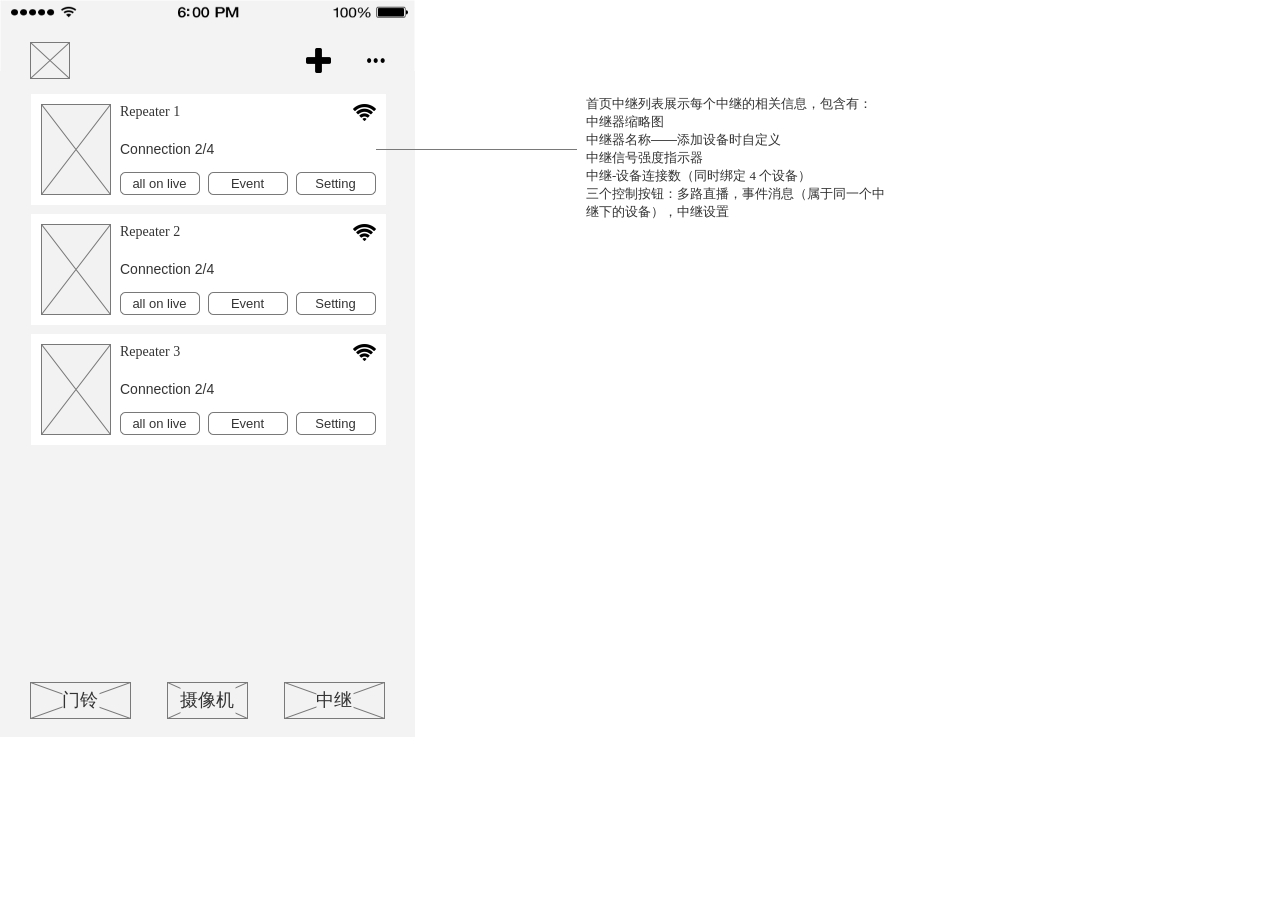
<file: 首页（中继）.html>
﻿<!DOCTYPE html>
<html>
  <head>
    <title>首页（中继）</title>
    <meta http-equiv="X-UA-Compatible" content="IE=edge"/>
    <meta http-equiv="content-type" content="text/html; charset=utf-8"/>
    <meta name="apple-mobile-web-app-capable" content="yes"/>
    <link href="resources/css/jquery-ui-themes.css" type="text/css" rel="stylesheet"/>
    <link href="resources/css/axure_rp_page.css" type="text/css" rel="stylesheet"/>
    <link href="data/styles.css" type="text/css" rel="stylesheet"/>
    <link href="files/首页（中继）/styles.css" type="text/css" rel="stylesheet"/>
    <script src="resources/scripts/jquery-1.7.1.min.js"></script>
    <script src="resources/scripts/jquery-ui-1.8.10.custom.min.js"></script>
    <script src="resources/scripts/prototypePre.js"></script>
    <script src="data/document.js"></script>
    <script src="resources/scripts/prototypePost.js"></script>
    <script src="files/首页（中继）/data.js"></script>
    <script type="text/javascript">
      $axure.utils.getTransparentGifPath = function() { return 'resources/images/transparent.gif'; };
      $axure.utils.getOtherPath = function() { return 'resources/Other.html'; };
      $axure.utils.getReloadPath = function() { return 'resources/reload.html'; };
    </script>
  </head>
  <body>
    <div id="base" class="">

      <!-- Unnamed (iPhone6) -->

      <!-- 主要区域 (矩形) -->
      <div id="u176" class="ax_default box_2" data-label="主要区域">
        <img id="u176_img" class="img " src="images/页面流程/主要区域_u6.png"/>
      </div>

      <!-- 导航栏 (矩形) -->
      <div id="u177" class="ax_default shape" data-label="导航栏">
        <img id="u177_img" class="img " src="images/页面流程/导航栏_u7.png"/>
      </div>

      <!-- 顶部状态栏 (图片) -->
      <div id="u178" class="ax_default image" data-label="顶部状态栏">
        <img id="u178_img" class="img " src="images/页面流程/顶部状态栏_u8.png"/>
      </div>

      <!-- Unnamed (占位符) -->
      <div id="u179" class="ax_default placeholder">
        <img id="u179_img" class="img " src="images/页面流程/u16.png"/>
        <div id="u179_text" class="text ">
          <p><span>门铃</span></p>
        </div>
      </div>

      <!-- Unnamed (占位符) -->
      <div id="u180" class="ax_default placeholder">
        <img id="u180_img" class="img " src="images/页面流程/u17.png"/>
        <div id="u180_text" class="text ">
          <p><span>摄像机</span></p>
        </div>
      </div>

      <!-- Unnamed (占位符) -->
      <div id="u181" class="ax_default placeholder">
        <img id="u181_img" class="img " src="images/页面流程/u16.png"/>
        <div id="u181_text" class="text ">
          <p><span>中继</span></p>
        </div>
      </div>

      <!-- Unnamed (占位符) -->
      <div id="u182" class="ax_default placeholder">
        <img id="u182_img" class="img " src="images/页面流程/u19.png"/>
      </div>

      <!-- Unnamed (形状) -->
      <div id="u183" class="ax_default _形状">
        <img id="u183_img" class="img " src="images/页面流程/u22.png"/>
      </div>

      <!-- Unnamed (形状) -->
      <div id="u184" class="ax_default icon">
        <img id="u184_img" class="img " src="images/页面流程/u23.png"/>
      </div>

      <!-- Unnamed (中继器) -->
      <div id="u185" class="ax_default">
        <script id="u185_script" type="axure-repeater-template">

          <!-- Unnamed (矩形) -->
          <div id="u186" class="ax_default box_1 u186">
            <img id="u186_img" class="img u186_img" src="images/页面流程/u40.png"/>
          </div>

          <!-- Unnamed (占位符) -->
          <div id="u187" class="ax_default placeholder u187">
            <img id="u187_img" class="img u187_img" src="images/页面流程/u41.png"/>
          </div>

          <!-- Unnamed (矩形) -->
          <div id="u188" class="ax_default label u188">
            <img id="u188_img" class="img u188_img" src="images/页面流程/u42.png"/>
            <div id="u188_text" class="text u188_text">
              <p><span>Repeater 1</span></p>
            </div>
          </div>

          <!-- Unnamed (矩形) -->
          <div id="u189" class="ax_default label u189">
            <img id="u189_img" class="img u189_img" src="images/页面流程/u43.png"/>
            <div id="u189_text" class="text u189_text">
              <p><span>Connection 2/4</span></p>
            </div>
          </div>

          <!-- Unnamed (矩形) -->
          <div id="u190" class="ax_default button u190">
            <img id="u190_img" class="img u190_img" src="images/页面流程/u44.png"/>
            <div id="u190_text" class="text u190_text">
              <p><span>Event</span></p>
            </div>
          </div>

          <!-- Unnamed (矩形) -->
          <div id="u191" class="ax_default button u191">
            <img id="u191_img" class="img u191_img" src="images/页面流程/u44.png"/>
            <div id="u191_text" class="text u191_text">
              <p><span>all on live</span></p>
            </div>
          </div>

          <!-- Unnamed (矩形) -->
          <div id="u192" class="ax_default button u192">
            <img id="u192_img" class="img u192_img" src="images/页面流程/u44.png"/>
            <div id="u192_text" class="text u192_text">
              <p><span>Setting</span></p>
            </div>
          </div>

          <!-- Unnamed (形状) -->
          <div id="u193" class="ax_default icon u193">
            <img id="u193_img" class="img u193_img" src="images/页面流程/u47.png"/>
          </div>
        </script>
        <div id="u185-1" class="preeval" style="width: 354px; height: 110px;">

          <!-- Unnamed (矩形) -->
          <div id="u186-1" class="ax_default box_1 u186" style="width: 354px; height: 110px; left: 0px; top: 0px;visibility: inherit">
            <img id="u186-1_img" class="img u186_img" src="images/页面流程/u40.png"/>
          </div>

          <!-- Unnamed (占位符) -->
          <div id="u187-1" class="ax_default placeholder u187" style="width: 69px; height: 90px; left: 10px; top: 10px;visibility: inherit">
            <img id="u187-1_img" class="img u187_img" src="images/页面流程/u41.png"/>
          </div>

          <!-- Unnamed (矩形) -->
          <div id="u188-1" class="ax_default label u188" style="width: 70px; height: 20px; left: 89px; top: 10px;visibility: inherit">
            <img id="u188-1_img" class="img u188_img" src="images/页面流程/u42.png"/>
            <div id="u188-1_text" class="text u188_text" style="position: absolute;left: 0px;top: 0px;width: 70px;visibility: inherit">
              <p><span>Repeater 1</span></p>
            </div>
          </div>

          <!-- Unnamed (矩形) -->
          <div id="u189-1" class="ax_default label u189" style="width: 95px; height: 16px; left: 89px; top: 47px;visibility: inherit">
            <img id="u189-1_img" class="img u189_img" src="images/页面流程/u43.png"/>
            <div id="u189-1_text" class="text u189_text" style="position: absolute;left: 0px;top: 0px;width: 95px;visibility: inherit">
              <p><span>Connection 2/4</span></p>
            </div>
          </div>

          <!-- Unnamed (矩形) -->
          <div id="u190-1" class="ax_default button u190" style="width: 79px; height: 22px; left: 177px; top: 78px;visibility: inherit">
            <img id="u190-1_img" class="img u190_img" src="images/页面流程/u44.png"/>
            <div id="u190-1_text" class="text u190_text" style="position: absolute;left: 2px;top: 4px;width: 75px;visibility: inherit">
              <p><span>Event</span></p>
            </div>
          </div>

          <!-- Unnamed (矩形) -->
          <div id="u191-1" class="ax_default button u191" style="width: 79px; height: 22px; left: 89px; top: 78px;visibility: inherit">
            <img id="u191-1_img" class="img u191_img" src="images/页面流程/u44.png"/>
            <div id="u191-1_text" class="text u191_text" style="position: absolute;left: 2px;top: 4px;width: 75px;visibility: inherit">
              <p><span>all on live</span></p>
            </div>
          </div>

          <!-- Unnamed (矩形) -->
          <div id="u192-1" class="ax_default button u192" style="width: 79px; height: 22px; left: 265px; top: 78px;visibility: inherit">
            <img id="u192-1_img" class="img u192_img" src="images/页面流程/u44.png"/>
            <div id="u192-1_text" class="text u192_text" style="position: absolute;left: 2px;top: 4px;width: 75px;visibility: inherit">
              <p><span>Setting</span></p>
            </div>
          </div>

          <!-- Unnamed (形状) -->
          <div id="u193-1" class="ax_default icon u193" style="width: 22px; height: 16px; left: 322px; top: 10px;visibility: inherit">
            <img id="u193-1_img" class="img u193_img" src="images/页面流程/u47.png"/>
          </div>
        </div>
        <div id="u185-2" class="preeval" style="width: 354px; height: 110px;">

          <!-- Unnamed (矩形) -->
          <div id="u186-2" class="ax_default box_1 u186" style="width: 354px; height: 110px; left: 0px; top: 0px;visibility: inherit">
            <img id="u186-2_img" class="img u186_img" src="images/页面流程/u40.png"/>
          </div>

          <!-- Unnamed (占位符) -->
          <div id="u187-2" class="ax_default placeholder u187" style="width: 69px; height: 90px; left: 10px; top: 10px;visibility: inherit">
            <img id="u187-2_img" class="img u187_img" src="images/页面流程/u41.png"/>
          </div>

          <!-- Unnamed (矩形) -->
          <div id="u188-2" class="ax_default label u188" style="width: 73px; height: 20px; left: 89px; top: 10px;visibility: inherit">
            <img id="u188-2_img" class="img u188_img" src="images/页面流程/u42-0.png"/>
            <div id="u188-2_text" class="text u188_text" style="position: absolute;left: 0px;top: 0px;width: 73px;visibility: inherit">
              <p><span>Repeater 2</span></p>
            </div>
          </div>

          <!-- Unnamed (矩形) -->
          <div id="u189-2" class="ax_default label u189" style="width: 95px; height: 16px; left: 89px; top: 47px;visibility: inherit">
            <img id="u189-2_img" class="img u189_img" src="images/页面流程/u43.png"/>
            <div id="u189-2_text" class="text u189_text" style="position: absolute;left: 0px;top: 0px;width: 95px;visibility: inherit">
              <p><span>Connection 2/4</span></p>
            </div>
          </div>

          <!-- Unnamed (矩形) -->
          <div id="u190-2" class="ax_default button u190" style="width: 79px; height: 22px; left: 177px; top: 78px;visibility: inherit">
            <img id="u190-2_img" class="img u190_img" src="images/页面流程/u44.png"/>
            <div id="u190-2_text" class="text u190_text" style="position: absolute;left: 2px;top: 4px;width: 75px;visibility: inherit">
              <p><span>Event</span></p>
            </div>
          </div>

          <!-- Unnamed (矩形) -->
          <div id="u191-2" class="ax_default button u191" style="width: 79px; height: 22px; left: 89px; top: 78px;visibility: inherit">
            <img id="u191-2_img" class="img u191_img" src="images/页面流程/u44.png"/>
            <div id="u191-2_text" class="text u191_text" style="position: absolute;left: 2px;top: 4px;width: 75px;visibility: inherit">
              <p><span>all on live</span></p>
            </div>
          </div>

          <!-- Unnamed (矩形) -->
          <div id="u192-2" class="ax_default button u192" style="width: 79px; height: 22px; left: 265px; top: 78px;visibility: inherit">
            <img id="u192-2_img" class="img u192_img" src="images/页面流程/u44.png"/>
            <div id="u192-2_text" class="text u192_text" style="position: absolute;left: 2px;top: 4px;width: 75px;visibility: inherit">
              <p><span>Setting</span></p>
            </div>
          </div>

          <!-- Unnamed (形状) -->
          <div id="u193-2" class="ax_default icon u193" style="width: 22px; height: 16px; left: 322px; top: 10px;visibility: inherit">
            <img id="u193-2_img" class="img u193_img" src="images/页面流程/u47.png"/>
          </div>
        </div>
        <div id="u185-3" class="preeval" style="width: 354px; height: 110px;">

          <!-- Unnamed (矩形) -->
          <div id="u186-3" class="ax_default box_1 u186" style="width: 354px; height: 110px; left: 0px; top: 0px;visibility: inherit">
            <img id="u186-3_img" class="img u186_img" src="images/页面流程/u40.png"/>
          </div>

          <!-- Unnamed (占位符) -->
          <div id="u187-3" class="ax_default placeholder u187" style="width: 69px; height: 90px; left: 10px; top: 10px;visibility: inherit">
            <img id="u187-3_img" class="img u187_img" src="images/页面流程/u41.png"/>
          </div>

          <!-- Unnamed (矩形) -->
          <div id="u188-3" class="ax_default label u188" style="width: 73px; height: 20px; left: 89px; top: 10px;visibility: inherit">
            <img id="u188-3_img" class="img u188_img" src="images/页面流程/u42-0.png"/>
            <div id="u188-3_text" class="text u188_text" style="position: absolute;left: 0px;top: 0px;width: 73px;visibility: inherit">
              <p><span>Repeater 3</span></p>
            </div>
          </div>

          <!-- Unnamed (矩形) -->
          <div id="u189-3" class="ax_default label u189" style="width: 95px; height: 16px; left: 89px; top: 47px;visibility: inherit">
            <img id="u189-3_img" class="img u189_img" src="images/页面流程/u43.png"/>
            <div id="u189-3_text" class="text u189_text" style="position: absolute;left: 0px;top: 0px;width: 95px;visibility: inherit">
              <p><span>Connection 2/4</span></p>
            </div>
          </div>

          <!-- Unnamed (矩形) -->
          <div id="u190-3" class="ax_default button u190" style="width: 79px; height: 22px; left: 177px; top: 78px;visibility: inherit">
            <img id="u190-3_img" class="img u190_img" src="images/页面流程/u44.png"/>
            <div id="u190-3_text" class="text u190_text" style="position: absolute;left: 2px;top: 4px;width: 75px;visibility: inherit">
              <p><span>Event</span></p>
            </div>
          </div>

          <!-- Unnamed (矩形) -->
          <div id="u191-3" class="ax_default button u191" style="width: 79px; height: 22px; left: 89px; top: 78px;visibility: inherit">
            <img id="u191-3_img" class="img u191_img" src="images/页面流程/u44.png"/>
            <div id="u191-3_text" class="text u191_text" style="position: absolute;left: 2px;top: 4px;width: 75px;visibility: inherit">
              <p><span>all on live</span></p>
            </div>
          </div>

          <!-- Unnamed (矩形) -->
          <div id="u192-3" class="ax_default button u192" style="width: 79px; height: 22px; left: 265px; top: 78px;visibility: inherit">
            <img id="u192-3_img" class="img u192_img" src="images/页面流程/u44.png"/>
            <div id="u192-3_text" class="text u192_text" style="position: absolute;left: 2px;top: 4px;width: 75px;visibility: inherit">
              <p><span>Setting</span></p>
            </div>
          </div>

          <!-- Unnamed (形状) -->
          <div id="u193-3" class="ax_default icon u193" style="width: 22px; height: 16px; left: 322px; top: 10px;visibility: inherit">
            <img id="u193-3_img" class="img u193_img" src="images/页面流程/u47.png"/>
          </div>
        </div>
      </div>

      <!-- Unnamed (水平线) -->
      <div id="u194" class="ax_default line">
        <img id="u194_img" class="img " src="images/首页（中继）/u194.png"/>
      </div>

      <!-- Unnamed (矩形) -->
      <div id="u195" class="ax_default _文本段落">
        <img id="u195_img" class="img " src="images/首页（中继）/u195.png"/>
        <div id="u195_text" class="text ">
          <p><span style="font-family:'PingFangSC-Regular', 'PingFang SC';">首页中继列表展示每个中继的相关信息，包含有：</span></p><p><span style="font-family:'PingFangSC-Regular', 'PingFang SC';">中继器缩略图</span></p><p><span style="font-family:'PingFangSC-Regular', 'PingFang SC';">中继器名称</span><span style="font-family:'ArialMT', 'Arial';">——</span><span style="font-family:'PingFangSC-Regular', 'PingFang SC';">添加设备时自定义</span></p><p><span style="font-family:'PingFangSC-Regular', 'PingFang SC';">中继信号强度指示器</span></p><p><span style="font-family:'PingFangSC-Regular', 'PingFang SC';">中继-设备连接数（同时绑定 4 个设备）</span></p><p><span style="font-family:'PingFangSC-Regular', 'PingFang SC';">三个控制按钮：多路直播，事件消息（属于同一个中继下的设备），中继设置</span></p>
        </div>
      </div>
    </div>
  </body>
</html>
</file>
<file: high-fidelity/styles/tokens.css>
:root{--ink:#1d2b2a;--muted:#788582;--line:#e6ebe8;--paper:#fff;--canvas:#f3f5f3;--accent:#137866;--accent-soft:#e9f3ef;--danger:#be4b48;--shell:#4d5d90;--radius:16px;--font:-apple-system,BlinkMacSystemFont,"Segoe UI","PingFang SC",sans-serif}
</file>
<file: high-fidelity/styles/app.css>
*{box-sizing:border-box}body{margin:0;color:var(--ink);font-family:var(--font);background:#f4f5f7;font-size:14px}button,input,select{font:inherit}button,a,input,select{-webkit-tap-highlight-color:transparent}button{cursor:pointer;border:0;background:none;color:inherit}button:disabled{cursor:not-allowed;opacity:.4}button:focus-visible,a:focus-visible,input:focus-visible,select:focus-visible{outline:3px solid #8fa8eb;outline-offset:3px}button,a,input,select{touch-action:manipulation}a{color:inherit}svg{width:22px;height:22px;fill:none;stroke:currentColor;stroke-width:1.6;stroke-linecap:round;stroke-linejoin:round;flex-shrink:0}h1,h2,h3,p{margin:0}small{font-size:11px;color:var(--muted)}.shell{height:100dvh;display:grid;grid-template-columns:minmax(208px,18fr) minmax(415px,44fr) minmax(320px,38fr);overflow:hidden}.sidebar,.spec{background:white;min-height:0;overflow:auto}.sidebar{border-right:1px solid #e0e4ea;display:flex;flex-direction:column}.brand{display:flex;align-items:center;gap:10px;padding:28px 22px}.brandmark{display:grid;place-items:center;width:35px;height:35px;background:var(--ink);color:white;border-radius:10px;font-size:22px;font-weight:600}.brand strong{font-size:20px;letter-spacing:-1px}.brand small{display:block;margin-top:3px;font-size:10px;letter-spacing:1px}.navhead{padding:18px 22px 10px;font-size:10px;color:#89918f;letter-spacing:1.5px}.navlist{padding:0 10px}.navitem{display:flex;gap:12px;align-items:center;width:100%;padding:13px 12px;text-align:left;border-radius:8px;font-size:13px;margin-bottom:4px;color:#68716f}.navitem.active{background:#eef0f8;color:#485b8b;font-weight:600}.navitem svg{width:18px;height:18px}.navnum{margin-left:auto;font-size:10px;color:#9ca5b6}.sidefoot{margin-top:auto;padding:22px;line-height:1.8;border-top:1px solid var(--line);font-size:11px;color:#7d8784}.sidefoot a{display:block;font-size:11px;text-underline-offset:4px}.stage{display:flex;flex-direction:column;min-width:0;background:radial-gradient(ellipse at 50% 45%,#fafbfa,#e9edeb);overflow:auto}.stagehead{display:flex;justify-content:space-between;align-items:center;padding:19px 24px;font-size:10px;letter-spacing:1px;color:#74817b;flex-shrink:0}.stagehead span:last-child{display:flex;align-items:center;gap:5px}.dot{display:inline-block;width:6px;height:6px;border-radius:50%;background:#40967c}.phonewrap{flex:1;display:flex;align-items:center;justify-content:center;padding:18px 20px 30px;min-height:860px}.phone{width:375px;height:812px;border:8px solid #26312e;border-radius:48px;flex-shrink:0;background:#f5f7f4;position:relative;box-shadow:0 28px 70px #28372d25,0 0 0 2px #9aaba0, inset 0 0 0 1px #000;overflow:hidden}.island{position:absolute;top:10px;left:50%;transform:translateX(-50%);width:95px;height:25px;border-radius:20px;background:#26312e;z-index:4}.statusbar{height:48px;padding:14px 23px 0;display:flex;justify-content:space-between;font-size:12px;font-weight:600;background:var(--paper)}.statusicons{display:flex;align-items:center;gap:4px;font-size:11px}.statusicons svg{width:14px;height:14px}.appscreen{height:calc(100% - 48px);display:flex;flex-direction:column;position:relative;overflow:hidden}.appbody{flex:1;min-height:0;overflow:auto;scrollbar-width:none}.appbody::-webkit-scrollbar{display:none}.homebar{position:absolute;bottom:6px;left:50%;transform:translateX(-50%);height:4px;width:118px;border-radius:4px;background:#23322e;z-index:5}.appnav{height:60px;display:flex;align-items:center;justify-content:space-between;padding:0 17px;background:white;flex-shrink:0}.appnav h2{font-size:17px;font-weight:600}.iconbtn{display:inline-flex;width:38px;height:38px;align-items:center;justify-content:center;border-radius:50%;flex-shrink:0}.iconbtn:hover{background:#00000008}.navright{display:flex}.greeting{padding:17px 23px 18px;background:white;display:flex;align-items:center;justify-content:space-between}.eyebrow{font-size:11px;color:var(--muted);letter-spacing:1px;margin-bottom:6px}.greeting h1{font-size:28px;letter-spacing:-1px;font-weight:650}.avatar{width:41px;height:41px;display:grid;place-items:center;border-radius:50%;background:#e7eee7;font-size:17px}.producttabs{display:flex;background:white;padding:0 21px;gap:27px}.producttabs button{padding:14px 0 12px;font-size:14px;color:#9baba4;border-bottom:2px solid transparent}.producttabs .active{color:var(--accent);border-color:var(--accent);font-weight:600}.pad{padding:18px}.sectiontitle{display:flex;align-items:center;justify-content:space-between;margin:0 1px 14px}.sectiontitle h3{font-size:13px;font-weight:600}.sectiontitle span{font-size:11px;color:#8a9690}.hubcard{border:1px solid #e4eae5;border-radius:var(--radius);background:white;padding:18px 17px 0;margin-bottom:14px;box-shadow:0 4px 10px #233d2b03}.hubsummary{display:flex;align-items:center;gap:16px;padding-bottom:17px}.hubinfo{flex:1}.hubinfo h3{font-size:17px;letter-spacing:-.4px;margin-bottom:7px}.online{color:var(--accent);font-size:10px;background:var(--accent-soft);border-radius:4px;padding:3px 5px;margin-left:5px}.signal{color:var(--accent)}.signal svg{width:18px}.connections{font-size:11px;color:#839188}.hubactions{border-top:1px solid #edf0ec;display:grid;grid-template-columns:repeat(3,1fr);padding:12px 0}.hubactions button{display:flex;align-items:center;justify-content:center;gap:6px;font-size:11px;min-height:30px}.hubactions button+button{border-left:1px solid #edf0ec}.hubactions svg{width:16px;height:16px}.hubart{width:66px;height:71px;position:relative;flex-shrink:0;display:grid;place-items:center}.hubart:before{content:"";position:absolute;bottom:0;left:0;width:68px;height:12px;border-radius:50%;background:#233b3010;filter:blur(4px)}.hubbox{width:49px;height:60px;background:linear-gradient(105deg,#fff,#f1f2ec 67%,#d6dcd6);border:1px solid #dce1d8;border-radius:15px 15px 13px 13px;box-shadow:3px 3px 6px #8d9f8a28;position:relative;transform:rotate(-9deg)}.hubbox:before{content:"abegal";position:absolute;top:16px;left:11px;font-size:7px;color:#96a295;letter-spacing:.3px}.hubbox:after{content:"";position:absolute;bottom:13px;left:23px;width:3px;height:3px;background:#63b493;border-radius:50%;box-shadow:0 0 4px #63b493}.hint{display:flex;gap:8px;font-size:11px;line-height:1.7;color:#8a9690;padding:5px 12px 14px}.hint svg{width:15px;height:15px;margin-top:2px}.bottomnav{height:72px;flex-shrink:0;background:white;border-top:1px solid var(--line);display:flex;justify-content:space-around;padding:7px 0 18px}.bottomnav button{display:flex;align-items:center;justify-content:center;flex-direction:column;gap:4px;min-width:80px;font-size:10px;color:#8e9b95}.bottomnav .active{color:var(--accent)}.bottomnav svg{width:21px;height:21px}.summaryhero{background:white;text-align:center;padding:12px 20px 22px}.summaryhero .hubart{margin:auto;transform:scale(1.15);margin-bottom:18px}.summaryhero h2{font-size:22px;margin-bottom:7px}.summaryhero p{font-size:12px;color:var(--muted)}.group{background:white;border:1px solid #e9ede8;border-radius:14px;overflow:hidden;margin-bottom:18px}.grouplabel{color:#8b9890;font-size:10px;letter-spacing:1px;padding:0 3px;margin-bottom:9px;text-transform:uppercase}.row{display:flex;align-items:center;justify-content:space-between;gap:10px;padding:16px;min-height:54px;width:100%;font-size:13px}.row+.row{border-top:1px solid #f0f2ef}.row small{display:block;margin-top:4px;font-size:10px}.rowtail{display:flex;align-items:center;gap:7px;color:#8b9690;font-size:12px}.rowtail svg{width:15px;height:15px}.deviceicon{width:36px;height:36px;border-radius:10px;background:#edf2ec;display:grid;place-items:center;color:#62786b}.devicename{flex:1;text-align:left;font-size:13px}.addrow{color:var(--accent);justify-content:center;gap:8px;font-weight:500}.addrow svg{width:17px;height:17px}.volume{padding:3px 17px 18px}.volume input{width:100%;accent-color:var(--accent);height:18px}.scale{display:flex;justify-content:space-between;font-size:10px;color:#99a69d}.storage{padding:15px 17px}.storagebar{height:7px;background:#e5eee8;border-radius:5px;margin:12px 0;overflow:hidden}.storagebar i{display:block;height:100%;width:78.76%;background:#5a8f7c;border-radius:5px}.storagelegend{display:flex;justify-content:space-between;color:#8b9690;font-size:10px}.danger{color:var(--danger)}.primary{background:var(--accent);color:white;border-radius:12px;padding:14px 17px;font-size:14px;font-weight:600;display:flex;align-items:center;justify-content:center;gap:8px;width:100%}.secondary{border:1px solid var(--line);background:white;border-radius:12px;padding:13px 17px;width:100%;font-size:13px}.empty{text-align:center;padding:65px 22px;color:#8a9890;font-size:12px;line-height:1.8}.empty svg{width:38px;height:38px;margin-bottom:15px}.empty h3{color:var(--ink);font-size:16px;margin-bottom:7px}.empty button{margin-top:20px}.filterbar{background:white;padding:0 17px 13px;display:flex;gap:8px}.filterbar select{border:1px solid #e5ebe6;background:white;border-radius:8px;font-size:11px;padding:9px 4px;min-width:0;flex:1;color:#55675d}.dateline{background:white;display:flex;align-items:center;gap:8px;padding:0 17px 15px;font-size:10px}.dateline input{font-size:10px;min-width:0;border:1px solid #e5ebe6;border-radius:7px;padding:7px;width:105px;background:white}.dateline input[type=time]{width:68px}.latest{color:var(--accent);margin-left:auto;font-size:11px;white-space:nowrap}.eventrow{display:flex;align-items:center;gap:12px;padding:15px 0;border-bottom:1px solid #e8eee8;position:relative}.eventthumb{width:89px;height:59px;border-radius:8px;object-fit:cover;flex-shrink:0}.eventinfo{flex:1;min-width:0}.eventinfo h3{font-size:12px;font-weight:500;margin-bottom:7px}.eventinfo p{font-size:10px;color:#819086}.eventinfo small{display:block;font-size:10px;margin-top:6px}.eventmore{width:28px;height:35px;color:#89998d}.eventmore svg{width:17px}.livebody{background:#13221c;padding:12px;min-height:100%;color:white}.liveintro{font-size:10px;color:#a8beb1;display:flex;justify-content:space-between;padding:2px 3px 13px}.liveintro span{display:flex;gap:5px;align-items:center}.feed{position:relative;background:#243e30;border-radius:10px;overflow:hidden;aspect-ratio:16/9;margin-bottom:10px;color:white;isolation:isolate}.feed img{width:100%;height:100%;object-fit:cover;display:block;filter:brightness(.78) saturate(.72)}.feed:after{content:"";position:absolute;inset:0;background:linear-gradient(#0005,transparent 45%,#0005);pointer-events:none}.feedtop{position:absolute;z-index:1;top:12px;left:12px;right:10px;display:flex;align-items:center;font-size:11px;gap:7px}.livebadge{font-size:8px;background:#1e7356d9;padding:3px 5px;border-radius:4px;margin-left:auto}.feedbottom{position:absolute;bottom:7px;left:12px;right:7px;display:flex;align-items:center;justify-content:space-between;z-index:1;font-size:8px;color:#d1e0d5;letter-spacing:.5px}.feedbottom .iconbtn{height:30px;width:30px}.feedbottom svg{width:18px;height:18px}.feed.offline{display:grid;place-items:center;aspect-ratio:16/9;font-size:11px;color:#a1b6a6;line-height:2}.feed.offline:after{display:none}.gridlive{display:grid;grid-template-columns:1fr 1fr;gap:8px;align-content:center;min-height:560px}.gridlive .feed{margin:0;aspect-ratio:4/3}.gridlive .feedtop{top:8px;left:8px;font-size:10px}.gridlive .livebadge{font-size:7px}.gridlive .feedbottom{left:8px}.gridlive .feedbottom span{display:none}.livemeta{padding:12px 5px;color:#9db2a3;line-height:1.8;font-size:10px}.fullbody{background:#13221c;min-height:100%;display:flex;flex-direction:column;color:white}.fullbody .feed{border-radius:0;margin:60px 0 18px;aspect-ratio:4/3}.fulltitle{padding:0 22px;display:flex;justify-content:space-between;align-items:center;font-size:18px}.quality{font-size:10px;color:#9ebaa6;border:1px solid #42614c;border-radius:5px;padding:4px 7px}.tools{display:flex;gap:12px;justify-content:center;padding:32px 10px}.tool{display:flex;align-items:center;flex-direction:column;gap:11px;font-size:10px;color:#afc1b3;min-width:66px}.tool .circle{width:50px;height:50px;border:1px solid #385142;border-radius:50%;display:grid;place-items:center}.tool.on .circle{background:#d4e8dc;color:#193b2b}.backlive{margin:0 22px;color:#b4cebb;font-size:12px;padding:14px;border-top:1px solid #304839}.toast{position:absolute;z-index:20;bottom:40px;left:22px;right:22px;background:#243c32ed;color:white;text-align:center;border-radius:12px;padding:13px 16px;font-size:12px;line-height:1.6;box-shadow:0 8px 20px #0002}.overlay{position:absolute;inset:0;background:#11251b70;z-index:10;display:flex;align-items:flex-end;padding:10px 10px 20px;backdrop-filter:blur(3px)}.sheet{background:white;border-radius:22px;padding:23px;width:100%;max-height:100%;overflow:auto;box-shadow:0 15px 35px #0002}.sheethandle{width:32px;height:4px;background:#dbe1dc;border-radius:4px;margin:-10px auto 20px}.sheet h3{font-size:19px;margin-bottom:10px}.sheet p{font-size:12px;line-height:1.8;color:#7d8e81;margin-bottom:19px}.sheet .primary,.sheet .secondary{margin-top:10px}.sheet .destructive{background:#bd4e49}.sheet input[type=text]{width:100%;padding:14px;border:1px solid #dce4dd;border-radius:10px;font-size:14px;margin-bottom:8px}.sheet .radioline{display:flex;align-items:center;gap:12px;padding:14px 0;font-size:14px;border-bottom:1px solid var(--line)}.sheet input[type=radio]{accent-color:var(--accent)}.validation{font-size:11px;color:var(--danger);margin-bottom:10px}.pairart{height:110px;display:grid;place-items:center;color:var(--accent)}.pairart svg{height:58px;width:58px}.pulse{animation:pulse 1.3s ease-in-out infinite}@keyframes pulse{50%{opacity:.35;transform:scale(.94)}}.spec{border-left:1px solid #dde4df;padding:27px 26px}.specmeta{color:#66759c;letter-spacing:1.6px;font-size:10px;margin-bottom:9px}.spec h2{font-size:21px;letter-spacing:-.5px;line-height:1.4}.specsub{font-size:11px;color:#929b96;margin-top:9px;line-height:1.8}.flowline{font-size:11px;line-height:2;padding:15px 0 20px;color:#7c8b80;border-bottom:1px solid var(--line)}.speccard{padding:21px 0;border-bottom:1px solid var(--line)}.speccard h3{font-size:13px;display:flex;align-items:center;gap:9px;margin-bottom:12px}.letter{background:#eef0f6;color:#617096;width:21px;height:21px;border-radius:5px;display:grid;place-items:center;font-size:10px}.speccard p,.speccard li{font-size:12px;line-height:1.9;color:#748079}.speccard ul{padding-left:17px;margin:8px 0 0}.speccard b{font-weight:500;color:#3e5247}.assumption{background:#faf7ef;padding:13px 15px;border-radius:8px;margin-top:19px;color:#8b7850;font-size:11px;line-height:1.9}.specfooter{margin-top:22px;display:flex;align-items:center;justify-content:space-between;gap:10px;font-size:10px;color:#939d96}.scenario{border-top:1px solid var(--line);margin-top:23px;padding-top:18px}.scenario label{display:block;font-size:10px;color:#7c8980;margin-bottom:9px}.scenario select{width:100%;padding:10px;border:1px solid #dee4df;background:white;border-radius:7px;font-size:12px}.reset{margin-top:10px;font-size:11px;color:#77837c;text-decoration:underline;text-underline-offset:4px}.compacttabs{display:none}.countpill{background:#edf3ee;border-radius:12px;padding:3px 7px;font-size:10px;color:#648272}.appnav.dark{background:#13221c;color:white}.appnav.dark .iconbtn:hover{background:#ffffff12}.statusbar.dark{background:#13221c;color:white}.phone.dark .homebar{background:#b7cdbf}.inline-error{background:#faeeee;padding:10px;border-radius:8px;color:#a65a55;font-size:11px;line-height:1.7;margin-bottom:10px}.fieldlabel{font-size:11px;color:var(--muted);display:block;margin:15px 0 8px}.fullscreen-landscape .feed{aspect-ratio:16/9;margin-top:100px}.cameraheading{padding:20px 0;font-size:24px}.stubcard{background:white;border-radius:12px;overflow:hidden;margin-bottom:14px}.stubcard img{width:100%;height:150px;object-fit:cover}.stubcard button{width:100%;padding:14px;text-align:left;display:flex;justify-content:space-between;font-size:13px}.profile{padding:30px 20px;text-align:center}.profile .avatar{margin:auto auto 15px}.profile h2{margin-bottom:25px}.modalnote{font-size:10px!important;background:#f5f7f3;border-radius:6px;padding:9px;color:#8a978b!important}.record-dot{width:6px;height:6px;background:#e78579;border-radius:50%;display:inline-block;margin-right:5px}.appnav h2{white-space:nowrap}.sheet .iconbtn.close{float:right;margin:-10px -10px 0 0}.sheet .smallactions{display:grid;grid-template-columns:1fr 1fr;gap:10px}.sheet .smallactions button{padding:15px 10px;border:1px solid var(--line);border-radius:10px;display:flex;align-items:center;justify-content:center;gap:6px;font-size:12px}.sheet .smallactions svg{width:17px}.videoprogress{margin:0 22px}.videoprogress input{width:100%;accent-color:#a6c8b0}.videoprogress div{display:flex;justify-content:space-between;font-size:10px;color:#9cb7a4}.active-ringing{color:var(--accent)}
@media(min-width:1500px){.phonewrap{padding-top:25px;padding-bottom:45px}.spec{padding:36px}.sidebar .brand{padding-top:35px}}
@media(max-width:1100px) and (min-width:900px){.shell{grid-template-columns:190px minmax(395px,1fr) 315px}.spec{padding:24px 20px}.stagehead{padding:19px 15px}.phonewrap{padding:15px 10px 25px}}
@media(max-width:899px){.shell{display:block;height:100dvh;padding-top:54px;position:relative}.compacttabs{display:grid;grid-template-columns:repeat(3,1fr);position:absolute;top:0;left:0;right:0;height:54px;background:white;border-bottom:1px solid var(--line);padding:7px 12px;z-index:30;gap:5px}.compacttabs button{font-size:12px;color:#7d8b81;border-radius:7px}.compacttabs .active{background:#eef0f8;color:#4d5d90}.sidebar,.stage,.spec{height:100%;display:none;border:0}.shell[data-pane=menu] .sidebar{display:flex}.shell[data-pane=app] .stage{display:flex}.shell[data-pane=spec] .spec{display:block}.stagehead{padding:12px 18px}.phonewrap{min-height:844px;padding:12px 10px 24px;align-items:flex-start}.spec{padding:26px;overflow:auto}.sidefoot{margin-top:30px}}
@media(max-width:400px){.phonewrap{padding-left:4px;padding-right:4px}.phone{width:375px;max-width:calc(100vw - 12px)}.pad{padding:16px}.hubcard{padding-left:15px;padding-right:15px}}
@media(prefers-reduced-motion:reduce){*,*:before,*:after{animation:none!important;transition:none!important;scroll-behavior:auto!important}}
</file>
<file: high-fidelity/styles/product.css>
/* V2: consumer APP product language. Review-shell styles stay outside the phone. */
:root{--accent:#cc4528;--accent-soft:#fceee9;--ink:#25292e;--muted:#777e87;--line:#e6e8ec;--shell:#697286}
.phone{--app-bg:#f3f4f6;--app-surface:#fdfdfd;--app-text:#22262c;--app-secondary:#717985;--app-line:#e8eaee;--app-tint:#e9ecf1;--accent:#cc4528;--accent-soft:#fbeee9;background:var(--app-bg);border-color:#292c32;box-shadow:0 24px 60px #29313e20,0 0 0 1px #a8afb8;border-radius:48px;color:var(--app-text)}
.phone[data-theme=dark]{--app-bg:#15171b;--app-surface:#22252a;--app-text:#f0f1f3;--app-secondary:#a4aab4;--app-line:#343840;--app-tint:#2b2e35;--accent:#f1997d;--accent-soft:#493029;--ink:var(--app-text);--muted:var(--app-secondary);--line:var(--app-line);--paper:var(--app-surface);--danger:#f49d95;--canvas:var(--app-bg)}
.phone .island{background:#292c32}.phone .statusbar{background:var(--app-bg);color:var(--app-text);font-size:12px}.phone .appscreen{background:var(--app-bg)}
.phone .appnav{background:var(--app-bg);height:58px;padding:0 14px;color:var(--app-text)}.phone .appnav h2{font-size:17px;letter-spacing:-.3px}.phone .appnav .iconbtn{width:44px;height:44px}.phone .appnav .navright{min-width:44px}.phone button{transition:transform .18s,background-color .18s,opacity .18s}.phone button:active{transform:scale(.97)}.phone button:disabled{transform:none}.phone button:focus-visible{outline-color:#8c9ebf}.phone .iconbtn{width:44px;height:44px}.phone svg{stroke-width:1.5}.phone small{color:var(--app-secondary)}.phone .homebar{background:var(--app-text);height:4px;width:112px}.phone .primary{background:var(--accent);color:#fff;border-radius:14px;min-height:50px;font-size:15px;font-weight:600}.phone[data-theme=dark] .primary{color:#29232a}.phone .primary.destructive{background:#b94036;color:#fff}.phone .secondary{background:var(--app-surface);border:1px solid var(--app-line);color:var(--app-text);font-size:14px;border-radius:14px;min-height:48px}.phone .secondary.danger{color:var(--danger)}.phone .toast{font-size:13px;background:#303842f5;color:#fff;box-shadow:0 8px 24px #18202a24;bottom:29px;border-radius:14px}.phone p{text-wrap:pretty}
.home-header{padding:14px 20px 7px;display:flex;align-items:center;justify-content:space-between;height:60px;flex-shrink:0}.home-location{display:flex;align-items:center;gap:9px;font-size:17px;font-weight:650;letter-spacing:-.3px}.home-location>svg{width:23px;height:23px}.home-actions{display:flex;gap:2px}.home-actions .iconbtn:first-child{background:var(--app-text);color:var(--app-surface);width:35px;height:35px;margin:4px}.home-actions .iconbtn:last-child{width:35px;height:43px}.home-heading{padding:10px 21px 17px;flex-shrink:0}.home-heading h1{font-size:24px;font-weight:650;line-height:1.4;letter-spacing:-.8px}.home-heading p{font-size:13px;color:var(--app-secondary);margin-top:6px}.home-content{padding:0 16px 10px}.hub-list{display:grid;gap:14px}.repeater-card{border:1px solid var(--app-line);border-radius:22px;background:var(--app-surface);padding:4px 14px 0;overflow:hidden}.repeater-head{display:flex;align-items:center;min-height:82px;position:relative;gap:2px}.repeater-head>div:first-child{flex:1;min-width:0;z-index:1}.repeater-head h2{font-size:17px;font-weight:650;letter-spacing:-.4px}.repeater-head p{display:flex;align-items:center;gap:5px;color:var(--app-secondary);font-size:11px;margin-top:9px;white-space:nowrap}.connection-mark{display:inline-block;width:5px;height:5px;background:#518272;border-radius:50%;flex-shrink:0}.connection-mark.off{background:#a48070}.connection-number{margin-left:5px;padding-left:9px;border-left:1px solid var(--app-line);font-variant-numeric:tabular-nums}.product-corner{width:67px;height:73px;overflow:hidden;display:grid;place-items:center;flex-shrink:0}.hub-product{object-fit:contain;width:75px;height:75px;display:block}.repeater-head>.iconbtn{width:35px;height:44px;align-self:flex-start;margin-top:8px;margin-right:-5px;color:var(--app-secondary)}.repeater-head>.iconbtn svg{width:19px;height:19px}.hub-previews{display:grid;grid-template-columns:repeat(2,minmax(0,1fr));gap:7px}.device-preview{position:relative;border-radius:11px;overflow:hidden;height:84px;text-align:left;background:var(--app-tint);color:white;padding:0}.device-preview:after{content:"";position:absolute;inset:0;background:linear-gradient(transparent 40%,#15202b99);pointer-events:none}.device-preview>img{display:block;width:100%;height:100%;object-fit:cover;filter:saturate(.8);transition:transform .35s}.device-preview:hover>img{transform:scale(1.04)}.device-preview>span{position:absolute;z-index:1;bottom:8px;left:8px;display:flex;align-items:center;gap:4px;font-size:11px;font-weight:500}.device-preview>span svg{width:13px;height:13px}.device-preview>svg{position:absolute;bottom:8px;right:8px;z-index:1;width:13px;height:13px}.no-connections{height:84px;display:flex;flex-direction:column;align-items:center;justify-content:center;background:var(--app-bg);color:var(--app-secondary);border:1px dashed var(--app-line);border-radius:11px;gap:7px;font-size:12px}.no-connections:first-child:last-child{grid-column:span 2}.no-connections svg{width:21px;height:21px}.repeater-actions{display:flex;align-items:center;gap:5px;padding:11px 0 12px}.watch-all{display:flex;align-items:center;justify-content:center;gap:6px;background:var(--accent);color:#fff;font-size:12px;min-height:38px;border-radius:10px;padding:9px 11px;font-weight:550;flex:1;white-space:nowrap}.phone[data-theme=dark] .watch-all{color:#2e2221}.watch-all svg{width:16px;height:16px}.event-link{display:flex;align-items:center;gap:6px;min-height:38px;padding:8px 10px;font-size:12px;color:var(--app-secondary);white-space:nowrap}.event-link svg{width:17px;height:17px}.extra-count{font-size:10px;color:var(--app-secondary)}.capacity-note{text-align:center;font-size:11px;color:var(--app-secondary);padding:19px 0 9px}.phone .bottomnav{height:77px;padding:7px 9px 19px;background:var(--app-surface);border-color:var(--app-line);justify-content:space-around}.phone .bottomnav button{font-size:11px;gap:4px;color:var(--app-secondary);min-width:78px}.phone .bottomnav button>span{height:26px;width:51px;display:grid;place-items:center;border-radius:14px}.phone .bottomnav button.active{color:var(--accent);font-weight:600}.phone .bottomnav button.active>span{background:var(--accent-soft)}.phone .bottomnav svg{width:22px;height:22px}.camera-list{display:grid;gap:15px}.camera-card{background:var(--app-surface);border:1px solid var(--app-line);border-radius:20px;overflow:hidden}.camera-cover{position:relative;padding:0;display:block;width:100%;height:176px}.camera-cover>img{width:100%;height:100%;object-fit:cover}.cover-play{position:absolute;inset:0;display:grid;place-items:center;color:white;background:#0001}.cover-play svg{width:45px;height:45px;background:#17212e70;padding:11px;border-radius:50%;backdrop-filter:blur(8px)}.camera-card-title{display:flex;align-items:center;justify-content:space-between;padding:11px 16px}.camera-card-title h2{font-size:16px;font-weight:600}.camera-card-title p{font-size:12px;color:var(--app-secondary);margin-top:5px}.skeleton-list{display:grid;gap:15px}.skeleton-hub{border-radius:22px;padding:19px;background:var(--app-surface);height:229px}.skeleton-hub i{display:block;background:var(--app-tint);width:46%;height:14px;border-radius:5px;margin-bottom:13px}.skeleton-hub i:nth-child(2){width:63%;height:10px}.skeleton-hub>div{height:85px;background:var(--app-tint);margin-top:25px;border-radius:10px}.skeleton-hub{animation:skeleton-opacity 1.3s ease-in-out infinite}@keyframes skeleton-opacity{50%{opacity:.5}}.empty-state{padding:44px 17px;text-align:center;line-height:1.8}.empty-state>svg{width:42px;height:42px;color:var(--app-secondary);margin-bottom:16px}.empty-state>.hub-product{width:140px;height:140px;margin:0 auto 20px}.empty-state h2{font-size:19px;font-weight:600;margin-bottom:8px}.empty-state p{font-size:14px;color:var(--app-secondary);margin-bottom:25px}.empty-state .primary{margin-top:10px}
.settings-identity{display:flex;align-items:center;justify-content:space-between;padding:4px 23px 18px;min-height:117px;gap:10px}.settings-identity>div{min-width:0}.settings-identity button{text-align:left;padding:0;min-height:40px}.settings-identity h1{font-size:24px;letter-spacing:-.8px;display:flex;align-items:center;gap:4px;word-break:break-word}.settings-identity h1 svg{width:15px;flex-shrink:0;color:var(--app-secondary)}.settings-identity p{font-size:12px;margin-top:9px;color:var(--app-secondary);display:flex;align-items:center;gap:5px}.settings-identity .hub-product{width:98px;height:105px;flex-shrink:0}.settings-content{padding:0 19px 20px}.subheading{display:flex;align-items:center;justify-content:space-between;min-height:43px;margin-top:5px;margin-bottom:3px}.subheading h2{font-size:15px;font-weight:600}.subheading h2>span{font-size:12px;margin-left:5px;color:var(--app-secondary);font-weight:400}.text-button{font-size:13px;color:var(--accent);min-height:40px;padding:7px 4px}.connected-grid{display:grid;grid-template-columns:repeat(3,minmax(0,1fr));gap:9px;margin-bottom:10px}.connected-grid:has(.connected-tile:nth-child(4)){grid-template-columns:repeat(2,minmax(0,1fr))}.connected-tile{position:relative;min-width:0}.connected-image{height:67px;border-radius:11px;display:block;width:100%;padding:0;position:relative;overflow:hidden;background:var(--app-tint)}.connected-image img{width:100%;height:100%;object-fit:cover}.connected-image>svg{position:absolute;bottom:5px;right:5px;width:17px;height:17px;color:white;filter:drop-shadow(0 1px 2px #0008)}.connected-tile>strong{display:block;font-size:13px;margin:8px 0 4px;font-weight:500;white-space:nowrap;overflow:hidden;text-overflow:ellipsis}.connected-tile>small{font-size:10px;display:block;color:var(--app-secondary)}.connect-add{border:1px dashed #bfc5cd;border-radius:11px;height:67px;display:flex;align-items:center;flex-direction:column;justify-content:center;gap:5px;color:var(--app-secondary);font-size:12px;background:var(--app-surface)}.connect-add svg{height:20px;width:20px}.unbind-button{position:absolute;right:-5px;top:-6px;width:27px;height:27px;border-radius:50%;background:#b94036;color:white;display:grid;place-items:center;border:3px solid var(--app-bg)}.unbind-button svg{width:15px;height:15px}.full-capacity{font-size:11px;color:var(--app-secondary);margin-bottom:14px}.settings-group{border-radius:16px;background:var(--app-surface);border:1px solid var(--app-line);overflow:hidden}.setting-row{display:flex;align-items:center;gap:10px;width:100%;padding:14px 15px;min-height:54px;font-size:14px;text-align:left}.setting-row .setting-icon{color:var(--app-secondary);display:flex}.setting-icon svg{height:20px;width:20px}.setting-row>output{margin-left:auto;color:var(--app-text);font-variant-numeric:tabular-nums;font-weight:550;font-size:13px}.setting-row>small{margin-left:auto;font-size:12px}.setting-row>svg{width:14px;height:14px;color:var(--app-secondary)}.setting-row:last-child{border-top:1px solid var(--app-line)}.phone .volume{padding:0 15px 16px}.phone .volume input{height:23px;accent-color:var(--accent)}.phone .scale{font-size:10px;color:var(--app-secondary);padding-top:3px}.storage-card{border:1px solid var(--app-line);background:var(--app-surface);border-radius:16px;min-height:106px;display:flex;align-items:center;width:100%;gap:16px;text-align:left;padding:17px 16px}.storage-ring{width:63px;height:63px;display:grid;place-items:center;position:relative;border-radius:50%;background:conic-gradient(var(--accent) var(--used),var(--app-tint) 0);flex-shrink:0}.storage-ring:before{content:"";position:absolute;inset:5px;background:var(--app-surface);border-radius:50%}.storage-ring>span{position:relative;font-size:18px;font-weight:600;letter-spacing:-1px}.storage-ring small{font-size:9px;font-weight:500;color:var(--app-text)}.storage-card h3{font-size:15px;font-weight:550}.storage-card p{font-size:11px;color:var(--app-secondary);margin:7px 0 4px}.storage-card small{font-size:11px}.storage-card>svg{width:15px;height:15px;margin-left:auto;color:var(--app-secondary)}.remove-hub{width:100%;font-size:13px;color:var(--danger);padding:19px 8px 8px;margin-top:4px;min-height:44px}.settings-footnote{font-size:10px;color:var(--app-secondary);text-align:center;line-height:1.7;padding:0 10px}
.event-context{display:flex;align-items:center;justify-content:space-between;padding:0 21px 10px;font-size:13px;color:var(--app-secondary)}.filter-summary{display:flex;align-items:center;gap:5px;font-size:12px;min-height:36px}.filter-summary svg{width:13px;height:13px}.filter-summary.filtered{color:var(--accent)}.event-chips{display:flex;gap:7px;padding:0 20px 16px;overflow:auto;flex-shrink:0;scrollbar-width:none}.event-chips button{font-size:12px;white-space:nowrap;background:var(--app-surface);border:1px solid var(--app-line);padding:9px 11px;border-radius:10px;color:var(--app-secondary);min-height:36px}.event-chips button.active{background:var(--app-text);color:var(--app-surface);border-color:var(--app-text)}.active-filters{padding:0 21px 12px;display:flex;gap:8px;align-items:center;font-size:11px;color:var(--app-secondary)}.active-filters>span{flex:1;min-width:0;overflow:hidden;text-overflow:ellipsis;white-space:nowrap}.event-body{padding:0 20px 25px}.event-day-heading{display:flex;align-items:center;justify-content:space-between;gap:10px;padding:9px 0 18px}.event-day-heading h2{font-size:17px;font-weight:600}.event-day-heading>span{font-size:12px;color:var(--app-secondary)}.timeline-event{display:grid;grid-template-columns:43px minmax(0,1fr);gap:13px;padding:0 0 21px}.timeline-event>time{font-size:12px;line-height:27px;color:var(--app-secondary);font-variant-numeric:tabular-nums}.event-timeline-content{position:relative;min-width:0}.event-timeline-content:before{content:"";position:absolute;left:-9px;top:12px;bottom:-16px;border-left:1px solid var(--app-line)}.event-title{display:flex;align-items:center;justify-content:space-between;gap:8px;min-height:27px}.event-title h3{font-size:14px;font-weight:550;line-height:1.5}.eventmore{display:grid;place-items:center;min-width:31px;height:31px;color:var(--app-secondary)}.event-timeline-content>p{color:var(--app-secondary);font-size:11px;margin:1px 0 9px}.event-frame{position:relative;padding:0;width:100%;aspect-ratio:16/9;border-radius:12px;display:block;overflow:hidden;background:var(--app-tint)}.event-frame>img{width:100%;height:100%;object-fit:cover;display:block;filter:saturate(.8)}.frame-play{position:absolute;inset:0;display:grid;place-items:center;color:white;background:#111a2412}.frame-play svg{width:32px;height:32px;padding:8px;border-radius:50%;background:#1b263975;backdrop-filter:blur(4px)}.clip-length{position:absolute;bottom:9px;right:9px;color:white;font-size:9px;font-variant-numeric:tabular-nums;letter-spacing:.5px}
.phone:has(.livebody),.phone:has(.fullbody){--app-bg:#15171b;--app-surface:#22252a;--app-text:#f0f1f3;--app-secondary:#a4aab4;--app-line:#343840;--app-tint:#2b2e35}.phone .appnav.dark{background:var(--app-bg);color:var(--app-text)}.live-context{display:flex;align-items:center;justify-content:space-between;padding:4px 17px 17px;flex-shrink:0}.live-context h1{font-size:20px;letter-spacing:-.6px}.live-context p{font-size:12px;color:var(--app-secondary);margin-top:6px}.live-context>span{display:flex;align-items:center;gap:4px;font-size:10px;color:var(--app-secondary)}.live-context>span svg{width:14px;height:14px}.phone .livebody{background:var(--app-bg);padding:0 13px 8px;min-height:0}.phone .feed{border-radius:15px;margin-bottom:13px;background:var(--app-surface);aspect-ratio:16/10}.phone .feed img{filter:brightness(.89) saturate(.84)}.phone .feedtop{font-size:13px;top:14px;left:14px;right:13px}.phone .livebadge{background:#182e2380;font-size:9px;padding:4px 7px;border-radius:5px;backdrop-filter:blur(5px)}.phone .feedbottom{font-size:8px;left:14px;right:10px;bottom:9px}.phone .feedbottom .iconbtn{height:36px;width:36px;background:#202a3640;border-radius:8px}.phone .feedbottom svg{height:18px;width:18px}.phone .feed.offline{aspect-ratio:16/10;font-size:14px;color:var(--app-secondary)}.live-footer{height:66px;padding:4px 17px 20px;display:flex;align-items:center;justify-content:space-between;gap:10px;background:var(--app-bg);flex-shrink:0}.live-footer>span{display:flex;align-items:center;gap:5px;font-size:10px;color:var(--app-secondary)}.live-footer>span svg{width:14px;height:14px}.layout-button{display:flex;align-items:center;gap:5px;font-size:12px;padding:10px;border:1px solid var(--app-line);border-radius:10px;white-space:nowrap}.layout-button>svg{width:16px;height:16px}.phone .fullbody{background:var(--app-bg);color:var(--app-text);min-height:100%}.full-context{display:flex;justify-content:space-between;align-items:center;padding:7px 20px 17px;font-size:12px;color:var(--app-secondary)}.phone .quality{color:var(--app-secondary);border-color:var(--app-line);font-size:10px}.single-frame{position:relative;margin:0 0 20px}.single-frame .feed{border-radius:0;margin:0;aspect-ratio:4/3}.single-frame .feedtop{display:none}.single-frame .feedbottom{bottom:12px}.phone .fullscreen-landscape .single-frame{margin-top:42px}.phone .fullscreen-landscape .single-frame .feed{aspect-ratio:16/9}.recording-label{position:absolute;right:14px;top:14px;background:#3e1b1bc9;color:#fff;font-size:11px;border-radius:6px;padding:6px 8px;display:flex;gap:6px;align-items:center}.recording-label i{height:6px;width:6px;background:#f77a70;border-radius:50%}.device-reel{padding:3px 19px 15px;display:flex;gap:10px;overflow:auto;scrollbar-width:none}.device-reel button{flex-shrink:0;width:73px;text-align:left;padding:0;border-radius:8px;overflow:hidden;color:var(--app-secondary);border:1px solid transparent}.device-reel img{height:46px;width:100%;object-fit:cover;display:block;opacity:.65}.device-reel span{font-size:11px;display:block;padding:7px 5px}.device-reel .active{border-color:#d8dde4;color:#e6eaf1}.device-reel .active img{opacity:1}.phone .tools{padding:12px 20px 23px;justify-content:space-between;gap:12px}.phone .tool{font-size:12px;gap:10px;color:var(--app-secondary);min-width:64px}.phone .tool .circle{width:54px;height:54px;background:var(--app-surface);border:1px solid var(--app-line)}.phone .tool.on .circle{background:#e6e8ee;color:#272c34;border-color:#e6e8ee}.phone .backlive{border-color:var(--app-line);color:var(--app-secondary);font-size:13px;padding:18px 5px}.phone .videoprogress input{accent-color:#ced3dc}.phone .videoprogress div{color:var(--app-secondary);font-size:11px}.playback-caption{padding:2px 21px 18px}.playback-caption h2{font-size:17px;font-weight:550}.playback-caption p{font-size:12px;color:var(--app-secondary);margin-top:8px}.show-toolbar{padding:12px;width:100%;display:flex;align-items:center;justify-content:center;gap:8px;font-size:11px;background:var(--app-bg);min-height:44px}.show-toolbar svg{width:18px;height:18px}
.phone .overlay{background:#11182272;padding:11px 10px 21px;backdrop-filter:blur(5px)}.phone .sheet{background:var(--app-surface);color:var(--app-text);padding:25px 22px 19px;border-radius:24px;box-shadow:0 15px 35px #17213028}.phone .sheethandle{background:var(--app-line);width:33px;margin:-12px auto 21px}.phone .sheet h3{font-size:21px;letter-spacing:-.6px;line-height:1.4;margin-bottom:11px}.phone .sheet p{font-size:14px;line-height:1.8;color:var(--app-secondary);margin-bottom:20px}.phone .sheet .primary,.phone .sheet .secondary{margin-top:11px}.phone .sheet .radioline{font-size:15px;padding:16px 0;border-color:var(--app-line)}.phone .sheet input[type=text],.phone .sheet select,.phone .sheet input[type=date],.phone .sheet input[type=time]{color:var(--app-text);background:var(--app-bg);border:1px solid var(--app-line);border-radius:11px;min-height:47px;font-size:14px;padding:11px 12px;width:100%;max-width:100%;box-sizing:border-box;min-width:0}.phone .fieldlabel{font-size:13px;color:var(--app-secondary);margin:15px 0 9px}.phone .validation{font-size:13px;line-height:1.6;margin-top:6px}.phone .sheet input[type=radio]{accent-color:var(--accent);width:17px;height:17px}.sheet-device-row{display:flex;width:100%;align-items:center;gap:14px;padding:9px 0;text-align:left;border-bottom:1px solid var(--app-line);font-size:15px;min-height:74px}.sheet-device-row .hub-product{height:58px;width:53px;flex-shrink:0}.sheet-device-row>span{flex:1}.sheet-device-row small{display:block;font-size:12px;margin-top:7px}.sheet-device-row>svg{width:17px;height:17px;color:var(--app-secondary)}.pair-visual{height:148px;position:relative;display:flex;align-items:center;justify-content:center;gap:22px;margin:2px 0 17px}.pair-visual:before{content:"";width:140px;height:140px;border:1px solid var(--app-line);border-radius:50%;position:absolute;left:50%;top:50%;transform:translate(-65%,-50%)}.pair-visual .hub-product{position:relative;width:124px;height:130px}.pair-visual>span{position:relative;display:grid;place-items:center;width:43px;height:43px;background:var(--accent-soft);color:var(--accent);border-radius:50%;margin-left:-46px;margin-bottom:-65px;box-shadow:0 0 0 5px var(--app-surface)}.searching>span{animation:search-pulse 1.4s infinite}@keyframes search-pulse{50%{opacity:.35;transform:scale(.9)}}.pair-checklist{display:grid;gap:12px;margin:6px 0 23px}.pair-checklist>span{display:flex;align-items:center;gap:9px;font-size:13px;color:var(--app-secondary)}.pair-checklist svg{height:18px;width:18px;color:var(--accent)}.pair-success-symbol{background:var(--accent-soft);color:var(--accent);height:65px;width:65px;display:grid;place-items:center;border-radius:50%;margin:3px 0 25px}.pair-success-symbol svg{width:29px;height:29px}.found-device{display:flex;align-items:center;gap:14px;padding:19px 15px;background:var(--app-bg);border-radius:13px;margin-bottom:21px}.found-device>svg{height:28px;width:28px;color:var(--app-secondary)}.found-device strong{font-size:15px;font-weight:550;display:block}.found-device small{display:block;font-size:12px;color:var(--app-secondary);margin-top:7px}.storage-stats{display:grid;grid-template-columns:1fr 1fr;gap:18px;padding:20px 18px;margin-bottom:21px;background:var(--app-bg);border-radius:14px}.storage-stats strong{font-size:26px;font-weight:600;letter-spacing:-1px;display:block}.storage-stats strong small{font-size:11px;font-weight:400;letter-spacing:0}.storage-stats span{font-size:12px;color:var(--app-secondary);display:block;margin-top:8px}.phone .sheet .storage-warning{font-size:12px;color:var(--danger)}.sheet-title{display:flex;align-items:center;justify-content:space-between}.sheet-title h3{margin:0}.sheet-title .iconbtn{margin-right:-12px}.date-time-grid{display:grid;grid-template-columns:minmax(0,1.2fr) minmax(0,1fr);gap:12px}.filter-sheet-actions{display:grid;grid-template-columns:1fr 2fr;gap:10px;margin-top:18px}.filter-sheet-actions .secondary,.filter-sheet-actions .primary{margin:0!important}.phone .sheet .smallactions button{border-color:var(--app-line);min-height:57px;font-size:14px}.phone .sheet .smallactions svg{height:20px;width:20px}.phone .modalnote{background:var(--app-bg);color:var(--app-secondary)!important}.phone .inline-error{background:#542e28;color:#f0ada1}.phone .pairart{color:var(--accent)}
/* Review shell: intentionally quieter than the consumer product. */
.shell{grid-template-columns:minmax(190px,18fr) minmax(415px,44fr) minmax(320px,38fr)}.brand{display:block;padding:34px 24px 23px}.brand>strong{font-size:31px;letter-spacing:-1.9px;font-weight:750}.brand>strong>span{font-size:11px;position:relative;top:-13px;left:3px;letter-spacing:0}.brand>small{font-size:11px;letter-spacing:.5px;margin-top:9px;color:#9399a2}.navhead{padding:21px 24px 12px;letter-spacing:0;font-size:12px;color:#989da6}.navlist{padding:0 12px}.navitem{font-size:13px;min-height:46px;gap:11px;border-radius:9px}.navitem.active{background:#f1f2f5;color:#323c4f}.navitem svg{height:18px;width:18px}.sidefoot{font-size:11px;color:#969ca6;padding:23px}.stage{background:#e9ecf0}.stagehead{height:62px;padding:13px 23px;font-size:11px;letter-spacing:.5px;display:flex;align-items:center;justify-content:space-between;color:#9299a4;flex-shrink:0}.stagehead>div{display:flex;gap:7px;align-items:center}.stage-button{display:flex;align-items:center;gap:4px;border:1px solid #cfd5de;border-radius:7px;font-size:10px;padding:8px;background:#f3f5f7;color:#687382;min-height:31px}.stage-button svg{width:13px;height:13px}.phonewrap{min-height:860px;padding:15px 14px 28px}.spec{padding:31px 26px;background:#fafbfc;border-color:#dde2e8}.specmeta{font-size:9px;letter-spacing:1.4px;color:#a0a7b3}.spec h2{font-size:21px;color:#333a46}.specsub{color:#969eaa}.flowline{font-size:11px;color:#858e9d;border-color:#e5e8ed}.speccard{border-color:#e5e8ed;padding:22px 0}.speccard h3{color:#434b58;font-size:13px}.speccard p,.speccard li{color:#828b99;font-size:12px;line-height:1.9}.speccard b{color:#5b6574}.letter{color:#7e8899;background:#edf0f4}.assumption{background:#f0f2f5;color:#788393;font-size:11px}.scenario{border-color:#e1e6ed}.scenario select{border-color:#dce2e9;background:#fafbfc;color:#697585}.specfooter{color:#929ca9}.shell.immersive{grid-template-columns:1fr}.shell.immersive>.sidebar,.shell.immersive>.spec{display:none}.shell.immersive>.stage{grid-column:1}.shell.immersive .compacttabs{display:none}.shell.immersive .phonewrap{min-height:0;flex:1;padding:16px;align-items:center}.shell.immersive .stagehead{padding:12px 25px}.shell.immersive[data-inspect=true]>.spec{display:block;position:absolute;z-index:40;top:63px;right:0;width:360px;max-width:100%;bottom:0;box-shadow:-15px 0 50px #26334a24;overflow:auto}.phone.landscape{width:812px;height:375px;border-radius:46px;max-width:calc(100vw - 40px);flex-shrink:0;aspect-ratio:812/375}.phone.landscape>.statusbar{display:none}.phone.landscape>.island{left:8px;top:50%;width:24px;height:92px;transform:translateY(-50%)}.phone.landscape .appscreen{height:100%;padding-left:28px;padding-right:14px}.phone.landscape .appnav{height:43px;padding-top:0}.phone.landscape .appnav h2{font-size:15px}.phone.landscape .appnav .iconbtn{height:34px;width:34px}.phone.landscape .live-context{display:none}.phone.landscape .livebody{height:100%;padding:0 9px}.phone.landscape .gridlive{display:grid;min-height:0;height:100%;gap:7px;grid-template-columns:repeat(2,minmax(0,1fr));align-content:stretch}.phone.landscape .feed{margin:0;aspect-ratio:auto;min-height:0;border-radius:10px}.phone.landscape .feed>img{height:100%;object-fit:cover}.phone.landscape .gridlive:has(.feed:nth-child(3)){grid-template-rows:repeat(2,minmax(0,1fr))}.phone.landscape .feedtop{font-size:11px;left:10px;top:8px}.phone.landscape .feedbottom{left:10px;bottom:4px}.phone.landscape .feedbottom>.iconbtn{height:28px;width:28px}.phone.landscape .live-footer{height:41px;padding:3px 16px 8px}.phone.landscape .live-footer .layout-button{font-size:11px;padding:6px 10px}.phone.landscape .homebar{bottom:5px;left:50%}.phone.landscape .show-toolbar{height:30px;min-height:30px;padding:5px;font-size:10px}.phone .appbody{scroll-behavior:smooth}.phone .sheet{animation:sheet-enter .25s cubic-bezier(.16,1,.3,1)}@keyframes sheet-enter{from{opacity:.5;transform:translateY(35px)}to{opacity:1;transform:translateY(0)}}
@media(min-width:900px) and (max-width:1100px){.shell{grid-template-columns:190px minmax(395px,1fr) 315px}.brand{padding-left:22px}.spec{padding:25px 21px}.stagehead{padding:12px 13px}.stage-button{padding:7px 6px}}
@media(max-width:899px){.shell{display:block;padding-top:54px}.shell.immersive{padding-top:0}.shell.immersive>.stage{display:flex;height:100%}.shell.immersive .phonewrap{align-items:flex-start;min-height:0}.shell.immersive:has(.phone.landscape) .phonewrap{align-items:center}.stagehead{height:47px;padding:8px 18px;letter-spacing:0}.phonewrap{padding:10px 8px 20px;min-height:842px}.spec{padding:27px 23px}.compacttabs{background:#fafbfc;border-color:#dce2e8}.compacttabs button.active{background:#edf0f4;color:#536077}.phone.landscape{width:min(812px,calc((100dvh - 93px)*2.165));height:auto;max-width:calc(100vw - 24px);aspect-ratio:812/375;border-width:7px;border-radius:35px}.phone.landscape .appnav{height:36px}.phone.landscape .appnav h2{font-size:13px}.phone.landscape .feedtop{font-size:10px}.phone.landscape .feedbottom span{display:none}.phone.landscape .live-footer{height:35px;padding-bottom:6px}.phone.landscape .layout-button{min-height:26px}.phone.landscape .appscreen{padding-left:23px}.phone.landscape .live-footer>span{font-size:9px}.phone.landscape .livebadge{font-size:8px;padding:3px 5px}.shell.immersive[data-inspect=true]>.spec{top:48px;width:360px}}
@media(max-width:400px){.stagehead{padding-left:13px;padding-right:13px}.stage-button{padding:7px;font-size:10px}.phonewrap{padding-left:5px;padding-right:5px}.phone{max-width:calc(100vw - 12px)}.home-header{padding-left:19px;padding-right:17px}.home-content{padding-left:14px;padding-right:14px}.repeater-card{padding-left:13px;padding-right:13px}.repeater-head p{font-size:10px}.repeater-head h2{font-size:17px}.watch-all{font-size:12px}.event-link{font-size:12px}}
@media(prefers-reduced-motion:reduce){*,*:before,*:after{animation:none!important;transition:none!important;scroll-behavior:auto!important}}
/* Touch targets remain larger than their visible icon artwork. */
.phone .eventmore{width:40px;min-width:40px;height:36px;display:flex;align-items:center;justify-content:flex-end;padding:0;color:var(--app-secondary)}
.phone .eventmore svg{width:19px;height:19px}.repeater-head>.iconbtn{width:40px;height:44px}.home-actions .iconbtn:first-child{width:38px;height:38px}.watch-all{min-height:42px;font-size:13px}.event-link{min-height:42px}.event-chips button{min-height:40px}.phone .sheet .primary:disabled{opacity:.4}
@media(prefers-reduced-transparency:reduce){.phone .overlay{backdrop-filter:none;background:#111822b3}.phone .livebadge{backdrop-filter:none;background:#253d33}.frame-play svg{backdrop-filter:none;background:#26364e}}
.hub-signal{display:flex;align-items:center;color:var(--app-secondary)}.hub-signal svg{width:12px;height:12px}.phone .tool .circle svg{width:23px;height:23px}
</file>
<file: resources/css/default.css>
﻿body {
  font-family : Arial, Helvetica, Sans-Serif;
  background-color: #8f949a;
  overflow:hidden;
}
a {
  cursor: pointer;
}

input[type="radio"], input[type="checkbox"] {
    margin: 0px 9px 0px 0px;
    vertical-align: bottom;
}

input {
    -webkit-box-sizing: border-box;
    -moz-box-sizing: border-box;
    box-sizing: border-box;
}

#maximizePanelContainer {
  font-size: 4px;
  position:absolute;
  left: 0px;
  top: 0px;
  width: 55px;
  height: 20px;
  overflow: visible;
  z-index: 1000;
}
#maximizePanelOver {
    position: absolute;
    left: 0px;
    top: 0px;
    width: 55px;
    height: 20px;
}
.maximizePanel {
    position: absolute;
    left: 0px;
    top: 0px;
    width: 55px;
    height: 20px;
    background: #a2a2a2 url('../images/expand.png') no-repeat center center;
    background: url('../images/expand.svg') no-repeat center center, linear-gradient(rgba(200,200,200,.5),rgba(200,200,200,.5));
    cursor: pointer;
}

#interfaceControlFrameMinimizeContainer {
  position:absolute;
    top: 0px;
    left: 0px;
  font-size: 2px; /*for IE*/
  text-align: right;
  z-index: 100;
    height: 20px;
    width: 55px;
    background-color: #62666b;
}
#interfaceControlFrameMinimizeContainer a {
    display: inline-block;
    width: 55px;
    height: 20px;
    font-size: 2px;
    background: url('../images/close.png') no-repeat center center;
    background: url('../images/close.svg') no-repeat center center, linear-gradient(transparent,transparent);
    text-decoration: none;
}

.hashover #interfaceControlFrameMinimizeContainer a:hover {
    background: url('../images/close_hover.png') no-repeat center center;
    background: url('../images/close_hover.svg') no-repeat center center, linear-gradient(transparent,transparent);
}

#interfaceControlFrame {
    margin: 0px 0px 0px 55px;
}

#interfaceControlFrameCloseContainer {
    /*display: none;*/
    position:absolute;
    bottom: 0px;
    left: 0px;
    font-size: 9px;
    font-family: 'Trebuchet MS';
    font-weight: bold;
    letter-spacing: 1px;
    z-index: 100;
    width: 55px;
    background-color: #62666b;
    text-align: center;  
}
#interfaceControlFrameCloseContainer a {
    display: inline-block;
    width: 55px;
    color: #ffffff;
    padding: 5px 0px;
}

#interfaceControlFrameHeader li a {
    display: block;
    width: 54px;
    height: 78px;
    text-align: center;
    padding-top: 50px;
    outline: none;
    margin-right: 1px;
    text-decoration: none;
    color: #ffffff;
    white-space: nowrap;
    background-color: transparent;
    background-repeat: no-repeat;
    background-position: 50% 17px;
    box-sizing: border-box;
    -moz-box-sizing: border-box;
    -webkit-box-sizing: border-box;
    border-left: 4px solid transparent;
    border-right: 4px solid transparent;
}

.hashover #interfaceControlFrameHeader li a:hover {
    background-color: transparent;
    background-repeat: no-repeat;
    background-position: 50% 17px;
    color: #c2c2c2;
}

#interfaceControlFrameHeader li a.selected, #interfaceControlFrameHeader li a.selected:hover {
    background-color: #f5f5f5;
    background-repeat: no-repeat;
    background-position: 50% 17px;
    color: #62666b;
    border-left: 5px solid #138CDD;
}

#interfaceControlFrameHeaderContainer {
    float: left;
    overflow: visible;
    width: 55px;
    margin-left: -55px;
    margin-top: 20px;
}

#interfaceControlFrameHeader {
    position: relative;
    list-style: none;
    font-size: 8px;
    z-index: 50;
    font-family: 'Trebuchet MS';
    font-weight: bold;
    letter-spacing: 1px;
}

#interfaceControlFrameContainer {
    float: right;
    background-color: #f5f5f5;
    overflow: hidden;
    width: 100%;
}

#interfaceControlFrameLogoContainer {
  background-color: White;
  padding: 20px 10px 10px 10px;
  overflow: hidden;
}

#interfaceControlFrameLogoImageContainer {
  text-align: center;
}

#interfaceControlFrameLogoCaptionContainer {
  text-align: center;
  margin: 5px 10px 0px 10px;
  font-size: 12px;
  color: #4a4a4a;
}

#logoImage {
    width: 100%;
}

.emptyStateContainer {
    text-align: center;
    padding: 0px 10px;
    margin-top: 32px
}

.emptyStateTitle {
    margin: 0px 0px 9px 0px;
    font-weight: bold;
}

.emptyStateContent {
    line-height: 16px;
}

.dottedDivider {
    height: 2px;
    margin: 15px 0px 15px 0px;
    background: url('../images/divider.png') no-repeat center center;
    background: url('../images/divider.svg') no-repeat center center, linear-gradient(transparent,transparent);
}

.nondottedDivider {
    height: 2px;
    margin: 9px 0px 9px 0px;
}
</file>
<file: plugins/sitemap/styles/sitemap.css>
﻿
#sitemapHost {
    font-size: 12px;
    color:#4a4a4a;
    height: 100%;
}

#sitemapHostBtn a {
    background: url('images/sitemap_on.png');
    background: url('images/sitemap_on.svg'),linear-gradient(transparent, transparent);
}

.hashover #sitemapHostBtn a:hover {
    background: url('images/sitemap_hover.png');
    background: url('images/sitemap_hover.svg'),linear-gradient(transparent, transparent);
}

#sitemapHostBtn a.selected, #sitemapHostBtn a.selected:hover {
    background: url('images/sitemap_off.png');
    background: url('images/sitemap_off.svg'),linear-gradient(transparent, transparent);
}

#sitemapHost .pageButtonHeader {
    top: -27px;
}

#sitemapTreeContainer {
    overflow: auto;
    width: 100%;
    height: 100%;
    -webkit-overflow-scrolling: touch;
}

.sitemapTree {
    margin: 0px 0px 10px 0px;
    overflow:visible;
}

.sitemapTree ul {
    list-style-type: none;
    margin: 0px 0px 0px 0px;
    padding-left: 0px;
}

.sitemapPlusMinusLink 
{
}

.sitemapMinus 
{
	vertical-align:middle;
    background: url('images/minus.gif');
    background-repeat: no-repeat;
	margin-right: 3px;	
	margin-bottom: 1px;
    height:9px;
    width:9px;
    display:inline-block;
}

.sitemapPlus 
{
	vertical-align:middle;
    background: url('images/plus.gif');
    background-repeat: no-repeat;
	margin-right: 3px;	
	margin-bottom: 1px;
	height:9px;
    width:9px;
    display:inline-block;
}

.sitemapPageLink 
{
    margin-left: 0px;
}

.sitemapPageIcon 
{
	margin: 0px 0px -3px 4px;
    width: 16px;
    height: 16px;
    display: inline-block;
    background: url('images/page.png') no-repeat center center;
    background: url('images/page.svg') no-repeat center center, linear-gradient(transparent,transparent);
}

.sitemapFlowIcon
{
    background: url('images/flow.png') no-repeat center center;
    background: url('images/flow.svg') no-repeat center center, linear-gradient(transparent,transparent);
}

.sitemapFolderIcon
{
    background: url('images/folder_closed.png') no-repeat center center;
    background: url('images/folder_closed.svg') no-repeat center center, linear-gradient(transparent,transparent);
}

.sitemapFolderOpenIcon
{
    background: url('images/folder_open.png') no-repeat center center;
    background: url('images/folder_open.svg') no-repeat center center, linear-gradient(transparent,transparent);
}

.sitemapPageName 
{
    margin-left: 7px;
}

.sitemapNode 
{
    /*margin:4px 0px 4px 0px;*/
    white-space:nowrap;
}

.sitemapPageLinkContainer {
    /*display: inline-block;*/
    margin-left: 0px;
    padding: 4px 0px 4px 0px;
}
/*
.sitemapNode div
{
	padding-top: 1px; 
	padding-bottom: 3px;
    padding-left: 20px;
	height: 14px;
}
*/

.sitemapExpandableNode 
{
	margin-left: 0px;
}

.sitemapHighlight 
{
    /*display: inline-block;*/
	background-color : #C8E0F0;
    font-weight: bold;
}

.sitemapGreyedName
{
	color: #AAA;
}


.pluginNameHeader
{
    font-family: 'Trebuchet MS';
	font-size: 12px;
    letter-spacing: 1px;
	/*font-weight: bold;*/
	white-space: nowrap;
    margin-bottom: 5px;
}

.pageNameHeader
{
    font-family: 'Trebuchet MS';
    /*display: inline-block;*/
    /*float: left;*/
	font-size: 15px;
	font-weight: bold;
	/*height: 23px;*/
    padding-right: 77px;
	white-space: nowrap;
    overflow: hidden;
    text-overflow: ellipsis;
}

.pageButtonHeader
{
    float: right;
    position: relative;
    /*width: 72px;*/
	height: 24px;
    top: -22px;
    margin-bottom: -24px;
}

.sitemapHeader
{
    padding-top: 27px;
    border-bottom: 1px solid #d9d9d9;
    min-width: 110px;
}

.sitemapToolbar {
    margin: 0px 5px 14px 12px;
}

.sitemapToolbarButton
{
    float: left;
    width: 22px;
    height: 22px;
    border: 1px solid transparent;
}

#linksButton {
    background: url('images/share.png') no-repeat center center;
    background: url('images/share.svg') no-repeat center center, linear-gradient(transparent,transparent);
}

#linksButton:hover {
    background: url('images/share_hover.png') no-repeat center center;
    background: url('images/share_hover.svg') no-repeat center center, linear-gradient(transparent,transparent);
}

#linksButton.sitemapToolbarButtonSelected, .hashover #linksButton.sitemapToolbarButtonSelected:hover {
    background: url('images/share_on.png') no-repeat center center;
    background: url('images/share_on.svg') no-repeat center center, linear-gradient(transparent,transparent);
}

#adaptiveButton {
    background: url('images/views.png') no-repeat center center;
    background: url('images/views.svg') no-repeat center center, linear-gradient(transparent,transparent);
}

#adaptiveButton:hover {
    background: url('images/views_hover.png') no-repeat center center;
    background: url('images/views_hover.svg') no-repeat center center, linear-gradient(transparent,transparent);
}

#adaptiveButton.sitemapToolbarButtonSelected, #adaptiveButton.sitemapToolbarButtonSelected:hover {
    background: url('images/views_on.png') no-repeat center center;
    background: url('images/views_on.svg') no-repeat center center, linear-gradient(transparent,transparent);
}

#highlightInteractiveButton {
    background: url('images/hotspots.png') no-repeat center center;
    background: url('images/hotspots.svg') no-repeat center center, linear-gradient(transparent,transparent);
    margin-top: 1px;
}

#highlightInteractiveButton:hover {
    background: url('images/hotspots_hover.png') no-repeat center center;
    background: url('images/hotspots_hover.svg') no-repeat center center, linear-gradient(transparent,transparent);
}

#highlightInteractiveButton.sitemapToolbarButtonSelected, #highlightInteractiveButton.sitemapToolbarButtonSelected:hover {
    background: url('images/hotspots_on.png') no-repeat center center;
    background: url('images/hotspots_on.svg') no-repeat center center, linear-gradient(transparent,transparent);
}

/*#variablesButton {
    background: url('images/229_variables_16.png') no-repeat center center;
}*/

#searchButton {
    background: url('images/232_search_16.png') no-repeat center center;
}

.sitemapLinkContainer
{
	margin-top: 8px;
	padding-right: 5px;
	/*font-size: 12px;*/
}

.sitemapLinkField 
{
	width: 100%;
	font-size: 12px;
	margin-top: 3px;
    padding: 5px;
}

.sitemapRadioSelected {
    font-weight: bold;
}

.sitemapOptionContainer
{
	margin-top: 8px;
	padding-right: 5px;
	/*font-size: 12px;*/
}

#sitemapOptionsDiv
{
	margin-top: 10px;
	/*margin-left: 16px;*/
}

#viewSelectDiv
{
    padding: 2px 0px 0px 0px;
	/*margin-left: 5px;*/
}

#viewSelect
{
	width: 70%;
}

.sitemapUrlOption
{
	padding-bottom: 8px;
}

.optionLabel
{
	font-size: 12px;
}

.sitemapPopupContainer
{
    display: none;
    position: absolute;
	background-color: #F4F4F4;
	border: 1px solid #B9B9B9;
	padding: 5px 5px 5px 5px;
	margin: 5px 0px 0px 5px;
    z-index: 1;
}

#sitemapLinksContainer {
    border-top: 1px solid #d9d9d9;
    padding: 10px;
    margin-left: 0px;
    /*line-height: 18px;*/
}

#adaptiveViewsContainer {
    border-top: 1px solid #d9d9d9;
    padding: 10px;
    margin-left: 0px;
    line-height: 18px;
}

.adaptiveViewOption
{
	padding: 2px;
}

.adaptiveViewOption:hover
{ 
	background-color: rgb(204,235,248);
	cursor: pointer;
}

.currentAdaptiveView {
    font-weight: bold;
}

.adaptiveCheckboxDiv {
	height: 15px;
	width: 15px;
	float: left;
}

.checkedAdaptive {
	background: url('images/adaptivecheck.png') no-repeat center center;
}

/*#variablesContainer 
{
	max-height: 350px;
	overflow: auto;
}*/

/*#variablesClearLink 
{
	color: #069;
	left: 5px;
}*/

#searchDiv {
    padding: 8px 12px 11px 12px;
}

#searchBox {
    width: 100%;
    border: none;
    border-top: 1px solid #d9d9d9;
    /*border-bottom: 1px solid #d9d9d9;*/
    padding: 5px;
    font-size: 12px;
}

.searchBoxHint 
{
	color: #8f949a;
	/*font-style: italic;*/
}

#sitemapLinksPageName
{
	font-weight: bold;
}

#sitemapOptionsHeader
{
	font-weight: bold;
}
</file>
<file: plugins/page_notes/styles/page_notes.css>
﻿#pageNotesHost {
    font-size: 12px;
    color:#4a4a4a;
    height: 100%;
}

#pageNotesHostBtn a {
    background: url('images/notes_on.png');
    background: url('images/notes_on.svg'),linear-gradient(transparent, transparent);
}

.hashover #pageNotesHostBtn a:hover {
    background: url('images/notes_hover.png');
    background: url('images/notes_hover.svg'),linear-gradient(transparent, transparent);
}

#pageNotesHostBtn a.selected, #pageNotesHostBtn a.selected:hover {
    background: url('images/notes_off.png');
    background: url('images/notes_off.svg'),linear-gradient(transparent, transparent);
}

#footnotesButton {
    background: url('images/footnotes.png') no-repeat center center;
    background: url('images/footnotes.svg') no-repeat center center,linear-gradient(transparent, transparent);
}

#footnotesButton:hover {
    background: url('images/footnotes_hover.png') no-repeat center center;
    background: url('images/footnotes_hover.svg') no-repeat center center,linear-gradient(transparent, transparent);
}

#footnotesButton.sitemapToolbarButtonSelected, #footnotesButton.sitemapToolbarButtonSelected:hover {
    background: url('images/footnotes_on.png') no-repeat center center;
    background: url('images/footnotes_on.svg') no-repeat center center,linear-gradient(transparent, transparent);
}

.nextPageButton {
    background: url('images/forward.png') no-repeat center center;
    background: url('images/forward.svg') no-repeat center center,linear-gradient(transparent, transparent);    
}

.nextPageButton:hover {
    background: url('images/forward_hover.png') no-repeat center center;
    background: url('images/forward_hover.svg') no-repeat center center,linear-gradient(transparent, transparent);    
}

.prevPageButton {
    background: url('images/back.png') no-repeat center center;
    background: url('images/back.svg') no-repeat center center,linear-gradient(transparent, transparent);    
}

.prevPageButton:hover {
    background: url('images/back_hover.png') no-repeat center center;
    background: url('images/back_hover.svg') no-repeat center center,linear-gradient(transparent, transparent);    
}

#pageNotesScrollContainer 
{
    overflow: auto;
    width: 100%;
    /*height: 100%;*/
    -webkit-overflow-scrolling: touch;
}    

#pageNotesContainer 
{
    /*padding: 10px 10px 10px 12px;*/
}

#pageNotesContent 
{
	overflow: visible;
}

.pageNoteContainer 
{
    padding: 10px;
}

.pageNoteName 
{
    font-family: 'Trebuchet MS';
	font-size: 14px;
    font-weight: bold;
	margin-bottom: 5px;
	/*text-decoration: underline;*/
	white-space: nowrap;
}

.pageNote 
{
    line-height: 21px;
	/*margin-bottom: 20px;*/
}

.widgetNoteContainer {
    padding: 10px;
    border-bottom: 1px solid transparent;
    border-top: 1px solid transparent;
    cursor: pointer;
}

.widgetNoteContainerSelected {
    background-color: white;
    border-bottom: 1px solid #c2c2c2;
    border-top: 1px solid #c2c2c2;
}

/*.widgetNoteContainer:hover {
    background-color: white;
    //border-bottom: 1px solid #c2c2c2;
    //border-top: 1px solid #c2c2c2;
}*/

.widgetNoteFootnote {
    display: inline-block;
    /*vertical-align: top;
    margin: 2px 5px 10px 0px;
    padding: 1px 6px;
    font-size: 10px;
    color: #ffffff;
    background-color: #0a6cd6;*/
    width: 13px;
    height: 12px;
    padding-top: 1px;
    text-align: center;
    background-color: #138CDD;
    /*-moz-box-shadow: 1px 1px 3px #aaa;
    -webkit-box-shadow: 1px 1px 3px #aaa;
    box-shadow: 1px 1px 3px #aaa;*/
    font-size: 0px;
    margin-right: 8px;
}

div.annnoteline {
    display: inline-block;
    width: 9px;
    height: 1px;
    border-bottom: 1px solid white;
    margin-top: 1px;
}

.widgetNoteLabel {
    display: inline-block;
    vertical-align: top;
    font-family: 'Trebuchet MS';
	font-size: 14px;
    font-weight: bold;
	margin-bottom: 5px;    
}

.noteLink {
    text-decoration: inherit;
    color: inherit;
}

.noteLink:hover {
    background-color: white;
}
</file>
<file: plugins/debug/styles/debug.css>
﻿#debugHost {
    font-size: 12px;
    color:#4a4a4a;
    height: 100%;
}

#debugHostBtn a {
    background: url('images/variables_on.png');
    background: url('images/variables_on.svg'),linear-gradient(transparent, transparent);
}

.hashover #debugHostBtn a:hover {
    background: url('images/variables_hover.png');
    background: url('images/variables_hover.svg'),linear-gradient(transparent, transparent);
}

#debugHostBtn a.selected, #debugHostBtn a.selected:hover {
    background: url('images/variables_off.png');
    background: url('images/variables_off.svg'),linear-gradient(transparent, transparent);
}

#debugHeader .pageNameHeader {
    padding-right: 0px;
}

#variablesClearLink {
    display: inline-block;
    margin-bottom: 15px;
}

#variablesClearLink:hover {
    color: #0a6cd6;
}

#traceClearLink {
    display: inline-block;
    margin-bottom: 15px;
}

#traceClearLink:hover {
    color: #0a6cd6;
}

#debugScrollContainer 
{
    overflow: auto;
    width: 100%;
    height: 100%;
    -webkit-overflow-scrolling: touch;
}

#debugContainer {
        padding: 10px 10px 10px 10px;
}

.variableName
{
	font-weight: bold;
}

.variableDiv
{
    margin-bottom: 20px;
    line-height: 16px;

}

#variablesContainer {
    padding-bottom: 5px;
    /*overflow: auto;*/
}

#traceContainer {
    padding-top: 15px;
    /*padding: 0px 10px 10px 10px;*/
}

.debugToolbarButton 
{
	font-size: 1em;
	color: #069;
}

.axEventBlock {
    display: inline-block;
    width: 100%;
    margin: 5px 0px 5px 0px;
    line-height: 21px;
}

/*a.axEventBlock:hover {
    background-color: #069;
    color: white;
}*/

.axTime {
    margin: 0px 0px 0px 0px;
    font-size: 11px;
    color: #b1b3b5;
}

.axLabel {
    margin: 0px 0px 5px 0px;
    font-family: 'Trebuchet MS';
    font-size: 14px;
    font-weight: bold;
}

.lastAxEvent {
    margin-bottom: 10px;
    border-bottom: 1px solid #c2c2c2;
    padding-bottom: 10px;
}

.axEvent {
    margin: 0px 0px 5px 0px;
    font-weight: bold;
}

.axCase {
    margin: 0px 0px 5px 8px;
    font-style: italic;
}

.axAction {
    margin: 0px 0px 5px 13px;
}

#traceEmptyState.emptyStateContainer {
    margin-top: 0px;
}

.debugLinksContainer {
    text-align: right;
}
</file>
<file: plugins/recordplay/styles/recordplay.css>
﻿#recordPlayHost {
    font-size: 12px;
    color:#333;
    height: 100%;
}


#recordPlayContainer 
{
    overflow: auto;
    width: 100%;
    height: 100%;
    padding: 10px 10px 10px 10px;
}

#recordPlayToolbar 
{
	margin: 5px 5px 5px 5px;
    height: 22px;
}

#recordPlayToolbar .recordPlayButton
{
    float: left;
    width: 22px;
    height: 22px;
    border: 1px solid transparent;
}

#recordPlayToolbar .recordPlayButton:hover
{
    border: 1px solid rgb(0,157,217);
    background-color : rgb(166,221,242);
}

#recordPlayToolbar .recordPlayButton:active
{
    border: 1px solid rgb(0,157,217);
    background-color : rgb(204,235,248);
}

#recordPlayToolbar .recordPlayButtonSelected {
    border: 1px solid rgb(0,157,217);
    background-color : rgb(204,235,248);    
}

#recordButton {
    background: url('../../sitemap/styles/images/233_hyperlink_16.png') no-repeat center center;
}

#playButton {
    background: url('../../sitemap/styles/images/225_responsive_16.png') no-repeat center center;
}

#stopButton {
    background: url('../../sitemap/styles/images/228_togglenotes_16.png') no-repeat center center;
}

#deleteButton {
    background: url('../../sitemap/styles/images/231_event_16.png') no-repeat center center;
}

#recordNameHeader
{
    /* yeah??*/
	font-size: 13px;
	font-weight: bold;
	height: 23px;
	white-space: nowrap;
}

#recordPlayContent 
{
    /* yeah??*/
	overflow: visible;
}

.recordPlayName 
{
	font-size: 12px;
	margin-bottom: 5px;
	text-decoration: underline;
	white-space: nowrap;
}

.recordPlay 
{
	margin-bottom: 10px;
}
</file>
<file: resources/css/axure_rp_page.css>
﻿/* so the window resize fires within a frame in IE7 */
html, body {
    height: 100%;
}

a {
    color: inherit;
}

p {
    margin: 0px;
    text-rendering: optimizeLegibility;
    font-feature-settings: "kern" 1;
    -webkit-font-feature-settings: "kern";
    -moz-font-feature-settings: "kern";
    -moz-font-feature-settings: "kern=1";
    font-kerning: normal;
}

iframe {
    background: #FFFFFF;
}

/* to match IE with C, FF */
input {
    padding: 1px 0px 1px 0px;
    box-sizing: border-box;
    -moz-box-sizing: border-box;
}

textarea {
    margin: 0px;
    box-sizing: border-box;
    -moz-box-sizing: border-box;
}

div.intcases {
    font-family: arial; 
    font-size: 12px;
    text-align:left; 
    border:1px solid #AAA; 
    background:#FFF none repeat scroll 0% 0%; 
    z-index:9999; 
    visibility:hidden; 
    position:absolute;
    padding: 0px;
    border-radius: 3px;
    white-space: nowrap;
}

div.intcaselink {
    cursor: pointer;
    padding: 3px 8px 3px 8px;
    margin: 5px;
    background:#EEE none repeat scroll 0% 0%; 
    border:1px solid #AAA;
    border-radius: 3px;
}

div.refpageimage {
    position: absolute;
    left: 0px;
    top: 0px;
    font-size: 0px;
    width: 16px;
    height: 16px;
    cursor: pointer;
    background-image: url(images/newwindow.gif);
    background-repeat: no-repeat;
}

div.annnoteimage {
    position: absolute;
    left: 0px;
    top: 0px;
    font-size: 0px;
    /*width: 16px;
    height: 12px;*/
    cursor: help;
    /*background-image: url(images/note.gif);*/
    /*background-repeat: no-repeat;*/
    width: 13px;
    height: 12px;
    padding-top: 1px;
    text-align: center;
    background-color: #138CDD;
    -moz-box-shadow: 1px 1px 3px #aaa;
    -webkit-box-shadow: 1px 1px 3px #aaa;
    box-shadow: 1px 1px 3px #aaa;
}

div.annnoteline {
    display: inline-block;
    width: 9px;
    height: 1px;
    border-bottom: 1px solid white;
    margin-top: 1px;
}

div.annnotelabel {
    position: absolute;
    left: 0px;
    top: 0px;
    font-family: Helvetica,Arial;
    font-size: 10px;
    /*border: 1px solid rgb(166,221,242);*/
    cursor: help;
    /*background:rgb(0,157,217) none repeat scroll 0% 0%;*/ 
    padding: 1px 3px 1px 3px;
    white-space: nowrap;
    color: white;
    
    background-color: #138CDD;
    -moz-box-shadow: 1px 1px 3px #aaa;
    -webkit-box-shadow: 1px 1px 3px #aaa;
    box-shadow: 1px 1px 3px #aaa;
}

.annotation {
    font-size: 12px;
    padding-left: 2px;
    margin-bottom: 5px;
}

.annotationName {
    /*font-size: 13px;
    font-weight: bold;
    margin-bottom: 3px;
    white-space: nowrap;*/

    font-family: 'Trebuchet MS';
    font-size: 14px;
    font-weight: bold;
    margin-bottom: 5px;
    white-space: nowrap;
}

.annotationValue {
    font-family: Arial, Helvetica, Sans-Serif;
    font-size: 12px;
    color: #4a4a4a;
    line-height: 21px;
    margin-bottom: 20px;
}

.noteLink {
    text-decoration: inherit;
    color: inherit;
}

.noteLink:hover {
    background-color: white;
}

/* this is a fix for the issue where dialogs jump around and takes the text-align from the body */
.dialogFix {
    position:absolute;
    text-align:left;
    border: 1px solid #8f949a;
}


@keyframes pulsate {
  from {
    box-shadow: 0 0 10px #15d6ba;
  }
  to {
    box-shadow: 0 0 20px #15d6ba;
  }
}

@-webkit-keyframes pulsate {
  from {
    -webkit-box-shadow: 0 0 10px #15d6ba;
    box-shadow: 0 0 10px #15d6ba;
  }
  to {
    -webkit-box-shadow: 0 0 20px #15d6ba;
    box-shadow: 0 0 20px #15d6ba;
  }
}
 
@-moz-keyframes pulsate {
  from {
    -moz-box-shadow: 0 0 10px #15d6ba;
    box-shadow: 0 0 10px #15d6ba;
  }
  to {
    -moz-box-shadow: 0 0 20px #15d6ba;
    box-shadow: 0 0 20px #15d6ba;
  }
}

.legacyPulsateBorder {
    /*border: 5px solid #15d6ba;
    margin: -5px;*/
    -moz-box-shadow: 0 0 10px 3px #15d6ba;
    box-shadow: 0 0 10px 3px #15d6ba;
}

.pulsateBorder {
  animation-name: pulsate;
  animation-timing-function: ease-in-out;
  animation-duration: 0.9s;
  animation-iteration-count: infinite;
  animation-direction: alternate;
  
  -webkit-animation-name: pulsate;
  -webkit-animation-timing-function: ease-in-out;
  -webkit-animation-duration: 0.9s;
  -webkit-animation-iteration-count: infinite;
  -webkit-animation-direction: alternate;

  -moz-animation-name: pulsate;
  -moz-animation-timing-function: ease-in-out;
  -moz-animation-duration: 0.9s;
  -moz-animation-iteration-count: infinite;
  -moz-animation-direction: alternate;
}

.ax_default_hidden, .ax_default_unplaced{
    display: none;
    visibility: hidden;
}

.widgetNoteSelected {
    -moz-box-shadow: 0 0 10px 3px #138CDD;
    box-shadow: 0 0 10px 3px #138CDD;
    /*-moz-box-shadow: 0 0 20px #3915d6;
    box-shadow: 0 0 20px #3915d6;*/
    /*border: 3px solid #3915d6;*/
    /*margin: -3px;*/
}


.singleImg {
    display: none;
    visibility: hidden;
}
</file>
<file: data/styles.css>
﻿.ax_default {
  font-family:'ArialMT', 'Arial';
  font-weight:400;
  font-style:normal;
  font-size:13px;
  color:#333333;
  text-align:center;
  line-height:normal;
}
.box_1 {
}
.box_3 {
}
.ellipse {
}
.placeholder {
}
.button {
}
.primary_button {
  color:#FFFFFF;
}
._一级标题 {
  font-family:'ArialMT', 'Arial';
  font-weight:bold;
  font-style:normal;
  font-size:32px;
  text-align:left;
}
._二级标题 {
  font-family:'ArialMT', 'Arial';
  font-weight:bold;
  font-style:normal;
  font-size:24px;
  text-align:left;
}
._三级标题 {
  font-family:'ArialMT', 'Arial';
  font-weight:bold;
  font-style:normal;
  font-size:18px;
  text-align:left;
}
._四级标题 {
  font-family:'ArialMT', 'Arial';
  font-weight:bold;
  font-style:normal;
  font-size:14px;
  text-align:left;
}
._五级标题 {
  font-family:'ArialMT', 'Arial';
  font-weight:bold;
  font-style:normal;
  text-align:left;
}
._六级标题 {
  font-family:'ArialMT', 'Arial';
  font-weight:bold;
  font-style:normal;
  font-size:10px;
  text-align:left;
}
.label {
  font-size:14px;
  text-align:left;
}
._文本段落 {
  text-align:left;
}
._流程形状 {
}
._连接线 {
  color:#1E1E1E;
}
.line {
}
.text_field {
  color:#000000;
  text-align:left;
}
.droplist {
  color:#000000;
  text-align:left;
}
.radio_button {
  text-align:left;
}
.shape {
}
._36号字_顶部标题、大按钮、弹窗提示主标题_ {
  font-family:'PingFangSC-Regular', 'PingFang SC';
  font-weight:400;
  font-style:normal;
  font-size:18px;
  text-align:left;
}
._32号字_单行列表内，右方操作说明的文字__） {
  font-family:'PingFangSC-Regular', 'PingFang SC';
  font-weight:400;
  font-style:normal;
  font-size:16px;
  text-align:left;
}
.image {
  color:#000000;
}
.box_2 {
}
._次按钮（动作列表） {
  font-family:'STHeitiSC-Light', 'Heiti SC Light', 'Heiti SC';
  font-weight:200;
  font-style:normal;
  font-size:18px;
  color:#333333;
  text-align:center;
}
._退出按钮（动作列表） {
  font-family:'STHeitiSC-Light', 'Heiti SC Light', 'Heiti SC';
  font-weight:200;
  font-style:normal;
  font-size:18px;
  color:#FF3300;
  text-align:center;
}
._形状 {
}
.icon {
}
.flow_shape {
}
._图片 {
}
._形状1 {
}
</file>
<file: files/中继消息/styles.css>
﻿body {
  margin:0px;
  background-image:none;
  position:static;
  left:auto;
  width:1416px;
  margin-left:0;
  margin-right:0;
  text-align:left;
}
#base {
  position:absolute;
  z-index:0;
}
#u251_img {
  border-width:0px;
  position:absolute;
  left:0px;
  top:0px;
  width:415px;
  height:666px;
}
#u251 {
  border-width:0px;
  position:absolute;
  left:0px;
  top:71px;
  width:414px;
  height:665px;
  font-family:'微软雅黑';
  font-weight:400;
  font-style:normal;
}
#u251_text {
  border-width:0px;
  position:absolute;
  left:0px;
  top:0px;
  width:0px;
  visibility:hidden;
  word-wrap:break-word;
}
#u252_img {
  border-width:0px;
  position:absolute;
  left:0px;
  top:0px;
  width:415px;
  height:72px;
}
#u252 {
  border-width:0px;
  position:absolute;
  left:0px;
  top:0px;
  width:414px;
  height:71px;
  font-family:'微软雅黑';
  font-weight:400;
  font-style:normal;
  color:#FFFFFF;
}
#u252_text {
  border-width:0px;
  position:absolute;
  left:0px;
  top:0px;
  width:0px;
  visibility:hidden;
  word-wrap:break-word;
}
#u253_img {
  border-width:0px;
  position:absolute;
  left:0px;
  top:0px;
  width:397px;
  height:12px;
}
#u253 {
  border-width:0px;
  position:absolute;
  left:11px;
  top:6px;
  width:397px;
  height:12px;
  font-family:'微软雅黑';
  font-weight:400;
  font-style:normal;
  color:#FFFFFF;
}
#u253_text {
  border-width:0px;
  position:absolute;
  left:0px;
  top:0px;
  width:0px;
  visibility:hidden;
  word-wrap:break-word;
}
#u254 {
  border-width:0px;
  position:absolute;
  left:0px;
  top:0px;
  width:0px;
  height:0px;
}
#u255 {
  border-width:0px;
  position:absolute;
  left:0px;
  top:0px;
  width:0px;
  height:0px;
}
#u256 {
  border-width:0px;
  position:absolute;
  left:0px;
  top:0px;
  width:0px;
  height:0px;
}
#u257_img {
  border-width:0px;
  position:absolute;
  left:0px;
  top:0px;
  width:415px;
  height:72px;
}
#u257 {
  border-width:0px;
  position:absolute;
  left:0px;
  top:0px;
  width:414px;
  height:71px;
  font-family:'微软雅黑';
  font-weight:400;
  font-style:normal;
}
#u257_text {
  border-width:0px;
  position:absolute;
  left:0px;
  top:0px;
  width:0px;
  visibility:hidden;
  word-wrap:break-word;
}
#u258_img {
  border-width:0px;
  position:absolute;
  left:0px;
  top:0px;
  width:12px;
  height:18px;
}
#u258 {
  border-width:0px;
  position:absolute;
  left:17px;
  top:39px;
  width:12px;
  height:18px;
  font-family:'微软雅黑';
  font-weight:400;
  font-style:normal;
}
#u258_text {
  border-width:0px;
  position:absolute;
  left:0px;
  top:0px;
  width:0px;
  visibility:hidden;
  word-wrap:break-word;
}
#u259_img {
  border-width:0px;
  position:absolute;
  left:0px;
  top:0px;
  width:78px;
  height:30px;
}
#u259 {
  border-width:0px;
  position:absolute;
  left:177px;
  top:34px;
  width:77px;
  height:29px;
  font-family:'PingFangSC-Medium', 'PingFang SC Medium', 'PingFang SC';
  font-weight:500;
  font-style:normal;
  text-align:center;
}
#u259_text {
  border-width:0px;
  position:absolute;
  left:2px;
  top:2px;
  width:73px;
  white-space:nowrap;
}
#u260 {
  border-width:0px;
  position:absolute;
  left:326px;
  top:35px;
  width:85px;
  height:26px;
}
#u260_input {
  position:absolute;
  left:0px;
  top:0px;
  width:85px;
  height:26px;
  font-family:'ArialMT', 'Arial';
  font-weight:400;
  font-style:normal;
  font-size:13px;
  text-decoration:none;
  color:#000000;
}
#u260_input:disabled {
  color:grayText;
}
#u261_img {
  border-width:0px;
  position:absolute;
  left:0px;
  top:0px;
  width:397px;
  height:12px;
}
#u261 {
  border-width:0px;
  position:absolute;
  left:9px;
  top:9px;
  width:397px;
  height:12px;
  font-family:'微软雅黑';
  font-weight:400;
  font-style:normal;
}
#u261_text {
  border-width:0px;
  position:absolute;
  left:0px;
  top:0px;
  width:0px;
  visibility:hidden;
  word-wrap:break-word;
}
#u262_img {
  border-width:0px;
  position:absolute;
  left:0px;
  top:0px;
  width:105px;
  height:32px;
}
#u262 {
  border-width:0px;
  position:absolute;
  left:0px;
  top:81px;
  width:104px;
  height:31px;
  font-family:'PingFangSC-Regular', 'PingFang SC';
  font-weight:400;
  font-style:normal;
}
#u262_text {
  border-width:0px;
  position:absolute;
  left:2px;
  top:6px;
  width:100px;
  word-wrap:break-word;
}
#u263_img {
  border-width:0px;
  position:absolute;
  left:0px;
  top:0px;
  width:105px;
  height:32px;
}
#u263 {
  border-width:0px;
  position:absolute;
  left:104px;
  top:81px;
  width:104px;
  height:31px;
  font-family:'PingFangSC-Regular', 'PingFang SC';
  font-weight:400;
  font-style:normal;
}
#u263_text {
  border-width:0px;
  position:absolute;
  left:2px;
  top:6px;
  width:100px;
  word-wrap:break-word;
}
#u264_img {
  border-width:0px;
  position:absolute;
  left:0px;
  top:0px;
  width:105px;
  height:32px;
}
#u264 {
  border-width:0px;
  position:absolute;
  left:207px;
  top:81px;
  width:104px;
  height:31px;
  font-family:'PingFangSC-Regular', 'PingFang SC';
  font-weight:400;
  font-style:normal;
}
#u264_text {
  border-width:0px;
  position:absolute;
  left:2px;
  top:6px;
  width:100px;
  word-wrap:break-word;
}
#u265_img {
  border-width:0px;
  position:absolute;
  left:0px;
  top:0px;
  width:105px;
  height:32px;
}
#u265 {
  border-width:0px;
  position:absolute;
  left:310px;
  top:81px;
  width:104px;
  height:31px;
  font-family:'PingFangSC-Regular', 'PingFang SC';
  font-weight:400;
  font-style:normal;
}
#u265_text {
  border-width:0px;
  position:absolute;
  left:2px;
  top:6px;
  width:100px;
  word-wrap:break-word;
}
#u266 {
  border-width:0px;
  position:absolute;
  left:74px;
  top:141px;
  width:120px;
  height:25px;
}
#u266_input {
  position:absolute;
  left:0px;
  top:0px;
  width:120px;
  height:25px;
  font-family:'ArialMT', 'Arial';
  font-weight:400;
  font-style:normal;
  font-size:13px;
  text-decoration:none;
  color:#000000;
  text-align:left;
}
#u267 {
  border-width:0px;
  position:absolute;
  left:204px;
  top:141px;
  width:100px;
  height:25px;
}
#u267_input {
  position:absolute;
  left:0px;
  top:0px;
  width:100px;
  height:25px;
  font-family:'ArialMT', 'Arial';
  font-weight:400;
  font-style:normal;
  font-size:13px;
  text-decoration:none;
  color:#000000;
  text-align:left;
}
#u268_img {
  border-width:0px;
  position:absolute;
  left:0px;
  top:0px;
  width:30px;
  height:21px;
}
#u268 {
  border-width:0px;
  position:absolute;
  left:24px;
  top:144px;
  width:29px;
  height:20px;
  font-family:'PingFangSC-Regular', 'PingFang SC';
  font-weight:400;
  font-style:normal;
}
#u268_text {
  border-width:0px;
  position:absolute;
  left:0px;
  top:0px;
  width:29px;
  white-space:nowrap;
}
#u269_img {
  border-width:0px;
  position:absolute;
  left:0px;
  top:0px;
  width:70px;
  height:27px;
}
#u269 {
  border-width:0px;
  position:absolute;
  left:325px;
  top:141px;
  width:69px;
  height:26px;
  color:#2697EB;
  text-align:right;
}
#u269_text {
  border-width:0px;
  position:absolute;
  left:2px;
  top:2px;
  width:65px;
  white-space:nowrap;
}
#u270 {
  border-width:0px;
  position:absolute;
  left:0px;
  top:185px;
  width:415px;
  height:552px;
  overflow:hidden;
}
#u270_state0 {
  border-width:0px;
  position:absolute;
  left:0px;
  top:0px;
  width:415px;
  height:552px;
  overflow:auto;
  -webkit-overflow-scrolling:touch;
  -ms-overflow-x:hidden;
  overflow-x:hidden;
  background-image:none;
}
#u270_state0_content {
  border-width:0px;
  position:absolute;
  left:0px;
  top:0px;
  width:1px;
  height:1px;
}
.u272_img {
  border-width:0px;
  position:absolute;
  left:0px;
  top:0px;
  width:415px;
  height:81px;
}
.u272 {
  border-width:0px;
  position:absolute;
  left:0px;
  top:0px;
  width:414px;
  height:80px;
}
.u272_text {
  border-width:0px;
  position:absolute;
  left:0px;
  top:0px;
  width:0px;
  visibility:hidden;
  word-wrap:break-word;
}
.u273_img {
  border-width:0px;
  position:absolute;
  left:0px;
  top:0px;
  width:85px;
  height:21px;
}
.u273 {
  border-width:0px;
  position:absolute;
  left:30px;
  top:17px;
  width:84px;
  height:20px;
  font-family:'PingFangSC-Semibold', 'PingFang SC Semibold', 'PingFang SC';
  font-weight:650;
  font-style:normal;
}
.u273_text {
  border-width:0px;
  position:absolute;
  left:0px;
  top:0px;
  width:84px;
  white-space:nowrap;
}
.u274_img {
  border-width:0px;
  position:absolute;
  left:0px;
  top:0px;
  width:66px;
  height:17px;
}
.u274 {
  border-width:0px;
  position:absolute;
  left:30px;
  top:47px;
  width:65px;
  height:16px;
  font-family:'PingFangSC-Semibold', 'PingFang SC Semibold', 'PingFang SC';
  font-weight:650;
  font-style:normal;
  font-size:11px;
  color:#999999;
}
.u274_text {
  border-width:0px;
  position:absolute;
  left:0px;
  top:0px;
  width:65px;
  white-space:nowrap;
}
.u275_img {
  border-width:0px;
  position:absolute;
  left:0px;
  top:0px;
  width:83px;
  height:47px;
}
.u275 {
  border-width:0px;
  position:absolute;
  left:302px;
  top:17px;
  width:82px;
  height:46px;
}
.u275_text {
  border-width:0px;
  position:absolute;
  left:0px;
  top:0px;
  width:0px;
  visibility:hidden;
  word-wrap:break-word;
}
.u276_img {
  border-width:0px;
  position:absolute;
  left:0px;
  top:0px;
  width:33px;
  height:24px;
}
.u276 {
  border-width:0px;
  position:absolute;
  left:327px;
  top:29px;
  width:32px;
  height:23px;
}
.u276_text {
  border-width:0px;
  position:absolute;
  left:0px;
  top:0px;
  width:0px;
  visibility:hidden;
  word-wrap:break-word;
}
#u271-1 {
  border-width:0px;
  position:absolute;
  left:0px;
  top:0px;
  width:414px;
  height:80px;
}
#u271-2 {
  border-width:0px;
  position:absolute;
  left:0px;
  top:80px;
  width:414px;
  height:80px;
}
#u271-3 {
  border-width:0px;
  position:absolute;
  left:0px;
  top:160px;
  width:414px;
  height:80px;
}
#u271-4 {
  border-width:0px;
  position:absolute;
  left:0px;
  top:240px;
  width:414px;
  height:80px;
}
#u271-5 {
  border-width:0px;
  position:absolute;
  left:0px;
  top:320px;
  width:414px;
  height:80px;
}
#u271-6 {
  border-width:0px;
  position:absolute;
  left:0px;
  top:400px;
  width:414px;
  height:80px;
}
#u271-7 {
  border-width:0px;
  position:absolute;
  left:0px;
  top:480px;
  width:414px;
  height:80px;
}
#u271-8 {
  border-width:0px;
  position:absolute;
  left:0px;
  top:560px;
  width:414px;
  height:80px;
}
#u271-9 {
  border-width:0px;
  position:absolute;
  left:0px;
  top:640px;
  width:414px;
  height:80px;
}
#u271-10 {
  border-width:0px;
  position:absolute;
  left:0px;
  top:720px;
  width:414px;
  height:80px;
}
#u271 {
  border-width:0px;
  position:absolute;
  left:0px;
  top:0px;
  width:414px;
  height:800px;
  background:inherit;
  background-color:rgba(255, 255, 255, 0);
  border:none;
  border-radius:0px;
}
#u277_img {
  border-width:0px;
  position:absolute;
  left:0px;
  top:0px;
  width:201px;
  height:2px;
}
#u277 {
  border-width:0px;
  position:absolute;
  left:424px;
  top:48px;
  width:200px;
  height:1px;
}
#u277_text {
  border-width:0px;
  position:absolute;
  left:0px;
  top:0px;
  width:0px;
  visibility:hidden;
  word-wrap:break-word;
}
#u278_img {
  border-width:0px;
  position:absolute;
  left:0px;
  top:0px;
  width:301px;
  height:73px;
}
#u278 {
  border-width:0px;
  position:absolute;
  left:634px;
  top:18px;
  width:300px;
  height:72px;
}
#u278_text {
  border-width:0px;
  position:absolute;
  left:0px;
  top:0px;
  width:300px;
  word-wrap:break-word;
}
#u279_img {
  border-width:0px;
  position:absolute;
  left:0px;
  top:0px;
  width:201px;
  height:2px;
}
#u279 {
  border-width:0px;
  position:absolute;
  left:424px;
  top:91px;
  width:200px;
  height:1px;
}
#u279_text {
  border-width:0px;
  position:absolute;
  left:0px;
  top:0px;
  width:0px;
  visibility:hidden;
  word-wrap:break-word;
}
#u280_img {
  border-width:0px;
  position:absolute;
  left:0px;
  top:0px;
  width:301px;
  height:19px;
}
#u280 {
  border-width:0px;
  position:absolute;
  left:634px;
  top:88px;
  width:300px;
  height:18px;
  font-family:'PingFangSC-Regular', 'PingFang SC';
  font-weight:400;
  font-style:normal;
}
#u280_text {
  border-width:0px;
  position:absolute;
  left:0px;
  top:0px;
  width:300px;
  word-wrap:break-word;
}
#u281_img {
  border-width:0px;
  position:absolute;
  left:0px;
  top:0px;
  width:201px;
  height:2px;
}
#u281 {
  border-width:0px;
  position:absolute;
  left:424px;
  top:148px;
  width:200px;
  height:1px;
}
#u281_text {
  border-width:0px;
  position:absolute;
  left:0px;
  top:0px;
  width:0px;
  visibility:hidden;
  word-wrap:break-word;
}
#u282_img {
  border-width:0px;
  position:absolute;
  left:0px;
  top:0px;
  width:301px;
  height:55px;
}
#u282 {
  border-width:0px;
  position:absolute;
  left:634px;
  top:129px;
  width:300px;
  height:54px;
  font-family:'PingFangSC-Regular', 'PingFang SC';
  font-weight:400;
  font-style:normal;
}
#u282_text {
  border-width:0px;
  position:absolute;
  left:0px;
  top:0px;
  width:300px;
  word-wrap:break-word;
}
#u283_img {
  border-width:0px;
  position:absolute;
  left:0px;
  top:0px;
  width:201px;
  height:2px;
}
#u283 {
  border-width:0px;
  position:absolute;
  left:424px;
  top:421px;
  width:200px;
  height:1px;
}
#u283_text {
  border-width:0px;
  position:absolute;
  left:0px;
  top:0px;
  width:0px;
  visibility:hidden;
  word-wrap:break-word;
}
#u284_img {
  border-width:0px;
  position:absolute;
  left:0px;
  top:0px;
  width:301px;
  height:112px;
}
#u284 {
  border-width:0px;
  position:absolute;
  left:634px;
  top:377px;
  width:300px;
  height:111px;
}
#u284_text {
  border-width:0px;
  position:absolute;
  left:0px;
  top:0px;
  width:300px;
  word-wrap:break-word;
}
#u286_img {
  border-width:0px;
  position:absolute;
  left:0px;
  top:0px;
  width:415px;
  height:666px;
}
#u286 {
  border-width:0px;
  position:absolute;
  left:1002px;
  top:71px;
  width:414px;
  height:665px;
  font-family:'微软雅黑';
  font-weight:400;
  font-style:normal;
}
#u286_text {
  border-width:0px;
  position:absolute;
  left:0px;
  top:0px;
  width:0px;
  visibility:hidden;
  word-wrap:break-word;
}
#u287_img {
  border-width:0px;
  position:absolute;
  left:0px;
  top:0px;
  width:415px;
  height:72px;
}
#u287 {
  border-width:0px;
  position:absolute;
  left:1002px;
  top:0px;
  width:414px;
  height:71px;
  font-family:'微软雅黑';
  font-weight:400;
  font-style:normal;
  color:#FFFFFF;
}
#u287_text {
  border-width:0px;
  position:absolute;
  left:0px;
  top:0px;
  width:0px;
  visibility:hidden;
  word-wrap:break-word;
}
#u288_img {
  border-width:0px;
  position:absolute;
  left:0px;
  top:0px;
  width:397px;
  height:12px;
}
#u288 {
  border-width:0px;
  position:absolute;
  left:1013px;
  top:6px;
  width:397px;
  height:12px;
  font-family:'微软雅黑';
  font-weight:400;
  font-style:normal;
  color:#FFFFFF;
}
#u288_text {
  border-width:0px;
  position:absolute;
  left:0px;
  top:0px;
  width:0px;
  visibility:hidden;
  word-wrap:break-word;
}
#u289 {
  border-width:0px;
  position:absolute;
  left:0px;
  top:0px;
  width:0px;
  height:0px;
}
#u290 {
  border-width:0px;
  position:absolute;
  left:0px;
  top:0px;
  width:0px;
  height:0px;
}
#u291 {
  border-width:0px;
  position:absolute;
  left:0px;
  top:0px;
  width:0px;
  height:0px;
}
#u292_img {
  border-width:0px;
  position:absolute;
  left:0px;
  top:0px;
  width:415px;
  height:72px;
}
#u292 {
  border-width:0px;
  position:absolute;
  left:1002px;
  top:0px;
  width:414px;
  height:71px;
  font-family:'微软雅黑';
  font-weight:400;
  font-style:normal;
}
#u292_text {
  border-width:0px;
  position:absolute;
  left:0px;
  top:0px;
  width:0px;
  visibility:hidden;
  word-wrap:break-word;
}
#u293_img {
  border-width:0px;
  position:absolute;
  left:0px;
  top:0px;
  width:12px;
  height:18px;
}
#u293 {
  border-width:0px;
  position:absolute;
  left:1019px;
  top:39px;
  width:12px;
  height:18px;
  font-family:'微软雅黑';
  font-weight:400;
  font-style:normal;
}
#u293_text {
  border-width:0px;
  position:absolute;
  left:0px;
  top:0px;
  width:0px;
  visibility:hidden;
  word-wrap:break-word;
}
#u294_img {
  border-width:0px;
  position:absolute;
  left:0px;
  top:0px;
  width:78px;
  height:30px;
}
#u294 {
  border-width:0px;
  position:absolute;
  left:1179px;
  top:34px;
  width:77px;
  height:29px;
  font-family:'PingFangSC-Medium', 'PingFang SC Medium', 'PingFang SC';
  font-weight:500;
  font-style:normal;
  text-align:center;
}
#u294_text {
  border-width:0px;
  position:absolute;
  left:2px;
  top:2px;
  width:73px;
  white-space:nowrap;
}
#u295 {
  border-width:0px;
  position:absolute;
  left:1328px;
  top:35px;
  width:85px;
  height:26px;
}
#u295_input {
  position:absolute;
  left:0px;
  top:0px;
  width:85px;
  height:26px;
  font-family:'ArialMT', 'Arial';
  font-weight:400;
  font-style:normal;
  font-size:13px;
  text-decoration:none;
  color:#000000;
}
#u295_input:disabled {
  color:grayText;
}
#u296_img {
  border-width:0px;
  position:absolute;
  left:0px;
  top:0px;
  width:397px;
  height:12px;
}
#u296 {
  border-width:0px;
  position:absolute;
  left:1011px;
  top:9px;
  width:397px;
  height:12px;
  font-family:'微软雅黑';
  font-weight:400;
  font-style:normal;
}
#u296_text {
  border-width:0px;
  position:absolute;
  left:0px;
  top:0px;
  width:0px;
  visibility:hidden;
  word-wrap:break-word;
}
#u297_img {
  border-width:0px;
  position:absolute;
  left:0px;
  top:0px;
  width:105px;
  height:32px;
}
#u297 {
  border-width:0px;
  position:absolute;
  left:1002px;
  top:81px;
  width:104px;
  height:31px;
  font-family:'PingFangSC-Regular', 'PingFang SC';
  font-weight:400;
  font-style:normal;
}
#u297_text {
  border-width:0px;
  position:absolute;
  left:2px;
  top:6px;
  width:100px;
  word-wrap:break-word;
}
#u298_img {
  border-width:0px;
  position:absolute;
  left:0px;
  top:0px;
  width:105px;
  height:32px;
}
#u298 {
  border-width:0px;
  position:absolute;
  left:1106px;
  top:81px;
  width:104px;
  height:31px;
  font-family:'PingFangSC-Regular', 'PingFang SC';
  font-weight:400;
  font-style:normal;
}
#u298_text {
  border-width:0px;
  position:absolute;
  left:2px;
  top:6px;
  width:100px;
  word-wrap:break-word;
}
#u299_img {
  border-width:0px;
  position:absolute;
  left:0px;
  top:0px;
  width:105px;
  height:32px;
}
#u299 {
  border-width:0px;
  position:absolute;
  left:1209px;
  top:81px;
  width:104px;
  height:31px;
  font-family:'PingFangSC-Regular', 'PingFang SC';
  font-weight:400;
  font-style:normal;
}
#u299_text {
  border-width:0px;
  position:absolute;
  left:2px;
  top:6px;
  width:100px;
  word-wrap:break-word;
}
#u300_img {
  border-width:0px;
  position:absolute;
  left:0px;
  top:0px;
  width:105px;
  height:32px;
}
#u300 {
  border-width:0px;
  position:absolute;
  left:1312px;
  top:81px;
  width:104px;
  height:31px;
  font-family:'PingFangSC-Regular', 'PingFang SC';
  font-weight:400;
  font-style:normal;
}
#u300_text {
  border-width:0px;
  position:absolute;
  left:2px;
  top:6px;
  width:100px;
  word-wrap:break-word;
}
#u301 {
  border-width:0px;
  position:absolute;
  left:1076px;
  top:141px;
  width:120px;
  height:25px;
}
#u301_input {
  position:absolute;
  left:0px;
  top:0px;
  width:120px;
  height:25px;
  font-family:'ArialMT', 'Arial';
  font-weight:400;
  font-style:normal;
  font-size:13px;
  text-decoration:none;
  color:#000000;
  text-align:left;
}
#u302 {
  border-width:0px;
  position:absolute;
  left:1206px;
  top:141px;
  width:100px;
  height:25px;
}
#u302_input {
  position:absolute;
  left:0px;
  top:0px;
  width:100px;
  height:25px;
  font-family:'ArialMT', 'Arial';
  font-weight:400;
  font-style:normal;
  font-size:13px;
  text-decoration:none;
  color:#000000;
  text-align:left;
}
#u303_img {
  border-width:0px;
  position:absolute;
  left:0px;
  top:0px;
  width:30px;
  height:21px;
}
#u303 {
  border-width:0px;
  position:absolute;
  left:1026px;
  top:144px;
  width:29px;
  height:20px;
  font-family:'PingFangSC-Regular', 'PingFang SC';
  font-weight:400;
  font-style:normal;
}
#u303_text {
  border-width:0px;
  position:absolute;
  left:0px;
  top:0px;
  width:29px;
  white-space:nowrap;
}
#u304_img {
  border-width:0px;
  position:absolute;
  left:0px;
  top:0px;
  width:70px;
  height:27px;
}
#u304 {
  border-width:0px;
  position:absolute;
  left:1327px;
  top:141px;
  width:69px;
  height:26px;
  color:#2697EB;
  text-align:right;
}
#u304_text {
  border-width:0px;
  position:absolute;
  left:2px;
  top:2px;
  width:65px;
  white-space:nowrap;
}
#u305 {
  border-width:0px;
  position:absolute;
  left:1002px;
  top:185px;
  width:415px;
  height:552px;
  overflow:hidden;
}
#u305_state0 {
  border-width:0px;
  position:absolute;
  left:0px;
  top:0px;
  width:415px;
  height:552px;
  overflow:auto;
  -webkit-overflow-scrolling:touch;
  -ms-overflow-x:hidden;
  overflow-x:hidden;
  background-image:none;
}
#u305_state0_content {
  border-width:0px;
  position:absolute;
  left:0px;
  top:0px;
  width:1px;
  height:1px;
}
.u307_img {
  border-width:0px;
  position:absolute;
  left:0px;
  top:0px;
  width:415px;
  height:81px;
}
.u307 {
  border-width:0px;
  position:absolute;
  left:0px;
  top:0px;
  width:414px;
  height:80px;
}
.u307_text {
  border-width:0px;
  position:absolute;
  left:0px;
  top:0px;
  width:0px;
  visibility:hidden;
  word-wrap:break-word;
}
.u308_img {
  border-width:0px;
  position:absolute;
  left:0px;
  top:0px;
  width:85px;
  height:21px;
}
.u308 {
  border-width:0px;
  position:absolute;
  left:30px;
  top:17px;
  width:84px;
  height:20px;
  font-family:'PingFangSC-Semibold', 'PingFang SC Semibold', 'PingFang SC';
  font-weight:650;
  font-style:normal;
}
.u308_text {
  border-width:0px;
  position:absolute;
  left:0px;
  top:0px;
  width:84px;
  white-space:nowrap;
}
.u309_img {
  border-width:0px;
  position:absolute;
  left:0px;
  top:0px;
  width:66px;
  height:17px;
}
.u309 {
  border-width:0px;
  position:absolute;
  left:30px;
  top:47px;
  width:65px;
  height:16px;
  font-family:'PingFangSC-Semibold', 'PingFang SC Semibold', 'PingFang SC';
  font-weight:650;
  font-style:normal;
  font-size:11px;
  color:#999999;
}
.u309_text {
  border-width:0px;
  position:absolute;
  left:0px;
  top:0px;
  width:65px;
  white-space:nowrap;
}
.u310_img {
  border-width:0px;
  position:absolute;
  left:0px;
  top:0px;
  width:83px;
  height:47px;
}
.u310 {
  border-width:0px;
  position:absolute;
  left:302px;
  top:17px;
  width:82px;
  height:46px;
}
.u310_text {
  border-width:0px;
  position:absolute;
  left:0px;
  top:0px;
  width:0px;
  visibility:hidden;
  word-wrap:break-word;
}
.u311_img {
  border-width:0px;
  position:absolute;
  left:0px;
  top:0px;
  width:33px;
  height:24px;
}
.u311 {
  border-width:0px;
  position:absolute;
  left:327px;
  top:29px;
  width:32px;
  height:23px;
}
.u311_text {
  border-width:0px;
  position:absolute;
  left:0px;
  top:0px;
  width:0px;
  visibility:hidden;
  word-wrap:break-word;
}
#u306-1 {
  border-width:0px;
  position:absolute;
  left:0px;
  top:0px;
  width:414px;
  height:80px;
}
#u306-2 {
  border-width:0px;
  position:absolute;
  left:0px;
  top:80px;
  width:414px;
  height:80px;
}
#u306-3 {
  border-width:0px;
  position:absolute;
  left:0px;
  top:160px;
  width:414px;
  height:80px;
}
#u306-4 {
  border-width:0px;
  position:absolute;
  left:0px;
  top:240px;
  width:414px;
  height:80px;
}
#u306-5 {
  border-width:0px;
  position:absolute;
  left:0px;
  top:320px;
  width:414px;
  height:80px;
}
#u306-6 {
  border-width:0px;
  position:absolute;
  left:0px;
  top:400px;
  width:414px;
  height:80px;
}
#u306-7 {
  border-width:0px;
  position:absolute;
  left:0px;
  top:480px;
  width:414px;
  height:80px;
}
#u306-8 {
  border-width:0px;
  position:absolute;
  left:0px;
  top:560px;
  width:414px;
  height:80px;
}
#u306-9 {
  border-width:0px;
  position:absolute;
  left:0px;
  top:640px;
  width:414px;
  height:80px;
}
#u306-10 {
  border-width:0px;
  position:absolute;
  left:0px;
  top:720px;
  width:414px;
  height:80px;
}
#u306 {
  border-width:0px;
  position:absolute;
  left:0px;
  top:0px;
  width:414px;
  height:800px;
  background:inherit;
  background-color:rgba(255, 255, 255, 0);
  border:none;
  border-radius:0px;
}
#u312 {
  border-width:0px;
  position:absolute;
  left:0px;
  top:0px;
  width:0px;
  height:0px;
}
#u313_img {
  border-width:0px;
  position:absolute;
  left:0px;
  top:0px;
  width:415px;
  height:737px;
}
#u313 {
  border-width:0px;
  position:absolute;
  left:1002px;
  top:0px;
  width:414px;
  height:736px;
  font-family:'微软雅黑';
  font-weight:400;
  font-style:normal;
}
#u313_text {
  border-width:0px;
  position:absolute;
  left:0px;
  top:0px;
  width:0px;
  visibility:hidden;
  word-wrap:break-word;
}
#u314 {
  border-width:0px;
  position:absolute;
  left:0px;
  top:0px;
  width:0px;
  height:0px;
}
#u315_img {
  border-width:0px;
  position:absolute;
  left:0px;
  top:0px;
  width:415px;
  height:9px;
}
#u315 {
  border-width:0px;
  position:absolute;
  left:1002px;
  top:681px;
  width:414px;
  height:8px;
  font-family:'微软雅黑';
  font-weight:400;
  font-style:normal;
}
#u315_text {
  border-width:0px;
  position:absolute;
  left:0px;
  top:0px;
  width:0px;
  visibility:hidden;
  word-wrap:break-word;
}
#u316_img {
  border-width:0px;
  position:absolute;
  left:0px;
  top:0px;
  width:415px;
  height:48px;
}
#u316 {
  border-width:0px;
  position:absolute;
  left:1002px;
  top:587px;
  width:414px;
  height:47px;
  font-family:'PingFangSC-Regular', 'PingFang SC';
  font-weight:400;
  font-style:normal;
}
#u316_text {
  border-width:0px;
  position:absolute;
  left:2px;
  top:11px;
  width:410px;
  word-wrap:break-word;
}
#u317_img {
  border-width:0px;
  position:absolute;
  left:0px;
  top:0px;
  width:415px;
  height:48px;
}
#u317 {
  border-width:0px;
  position:absolute;
  left:1002px;
  top:634px;
  width:414px;
  height:47px;
  font-family:'PingFangSC-Regular', 'PingFang SC';
  font-weight:400;
  font-style:normal;
  color:#000000;
}
#u317_text {
  border-width:0px;
  position:absolute;
  left:2px;
  top:11px;
  width:410px;
  word-wrap:break-word;
}
#u318_img {
  border-width:0px;
  position:absolute;
  left:0px;
  top:0px;
  width:415px;
  height:48px;
}
#u318 {
  border-width:0px;
  position:absolute;
  left:1002px;
  top:689px;
  width:414px;
  height:47px;
  font-family:'微软雅黑';
  font-weight:400;
  font-style:normal;
}
#u318_text {
  border-width:0px;
  position:absolute;
  left:2px;
  top:11px;
  width:410px;
  word-wrap:break-word;
}
#u319_img {
  border-width:0px;
  position:absolute;
  left:0px;
  top:0px;
  width:415px;
  height:52px;
}
#u319 {
  border-width:0px;
  position:absolute;
  left:1002px;
  top:536px;
  width:414px;
  height:51px;
  font-family:'PingFangSC-Regular', 'PingFang SC';
  font-weight:400;
  font-style:normal;
}
#u319_text {
  border-width:0px;
  position:absolute;
  left:2px;
  top:13px;
  width:410px;
  word-wrap:break-word;
}
#u320_img {
  border-width:0px;
  position:absolute;
  left:0px;
  top:0px;
  width:415px;
  height:50px;
}
#u320 {
  border-width:0px;
  position:absolute;
  left:1002px;
  top:487px;
  width:414px;
  height:49px;
  font-size:12px;
  color:#999999;
}
#u320_img.selected {
}
#u320.selected {
}
#u320_text {
  border-width:0px;
  position:absolute;
  left:0px;
  top:16px;
  width:414px;
  word-wrap:break-word;
}
</file>
<file: files/中继设置/styles.css>
﻿body {
  margin:0px;
  background-image:none;
  position:static;
  left:auto;
  width:934px;
  margin-left:0;
  margin-right:0;
  text-align:left;
}
#base {
  position:absolute;
  z-index:0;
}
#u197_img {
  border-width:0px;
  position:absolute;
  left:0px;
  top:0px;
  width:415px;
  height:666px;
}
#u197 {
  border-width:0px;
  position:absolute;
  left:0px;
  top:71px;
  width:414px;
  height:665px;
  font-family:'微软雅黑';
  font-weight:400;
  font-style:normal;
}
#u197_text {
  border-width:0px;
  position:absolute;
  left:0px;
  top:0px;
  width:0px;
  visibility:hidden;
  word-wrap:break-word;
}
#u198_img {
  border-width:0px;
  position:absolute;
  left:0px;
  top:0px;
  width:415px;
  height:72px;
}
#u198 {
  border-width:0px;
  position:absolute;
  left:0px;
  top:0px;
  width:414px;
  height:71px;
  font-family:'微软雅黑';
  font-weight:400;
  font-style:normal;
  color:#FFFFFF;
}
#u198_text {
  border-width:0px;
  position:absolute;
  left:0px;
  top:0px;
  width:0px;
  visibility:hidden;
  word-wrap:break-word;
}
#u199_img {
  border-width:0px;
  position:absolute;
  left:0px;
  top:0px;
  width:397px;
  height:12px;
}
#u199 {
  border-width:0px;
  position:absolute;
  left:11px;
  top:6px;
  width:397px;
  height:12px;
  font-family:'微软雅黑';
  font-weight:400;
  font-style:normal;
  color:#FFFFFF;
}
#u199_text {
  border-width:0px;
  position:absolute;
  left:0px;
  top:0px;
  width:0px;
  visibility:hidden;
  word-wrap:break-word;
}
#u200_img {
  border-width:0px;
  position:absolute;
  left:0px;
  top:0px;
  width:355px;
  height:273px;
}
#u200 {
  border-width:0px;
  position:absolute;
  left:30px;
  top:94px;
  width:354px;
  height:272px;
}
#u200_text {
  border-width:0px;
  position:absolute;
  left:0px;
  top:0px;
  width:0px;
  visibility:hidden;
  word-wrap:break-word;
}
#u201_img {
  border-width:0px;
  position:absolute;
  left:0px;
  top:0px;
  width:70px;
  height:91px;
}
#u201 {
  border-width:0px;
  position:absolute;
  left:40px;
  top:104px;
  width:69px;
  height:90px;
}
#u201_text {
  border-width:0px;
  position:absolute;
  left:0px;
  top:0px;
  width:0px;
  visibility:hidden;
  word-wrap:break-word;
}
#u202_img {
  border-width:0px;
  position:absolute;
  left:0px;
  top:0px;
  width:71px;
  height:21px;
}
#u202 {
  border-width:0px;
  position:absolute;
  left:119px;
  top:104px;
  width:70px;
  height:20px;
  font-family:'PingFangSC-Regular', 'PingFang SC';
  font-weight:400;
  font-style:normal;
}
#u202_text {
  border-width:0px;
  position:absolute;
  left:0px;
  top:0px;
  width:70px;
  white-space:nowrap;
}
#u203_img {
  border-width:0px;
  position:absolute;
  left:0px;
  top:0px;
  width:96px;
  height:17px;
}
#u203 {
  border-width:0px;
  position:absolute;
  left:119px;
  top:141px;
  width:95px;
  height:16px;
}
#u203_text {
  border-width:0px;
  position:absolute;
  left:0px;
  top:0px;
  width:95px;
  white-space:nowrap;
}
#u204_img {
  border-width:0px;
  position:absolute;
  left:0px;
  top:0px;
  width:23px;
  height:17px;
}
#u204 {
  border-width:0px;
  position:absolute;
  left:352px;
  top:104px;
  width:22px;
  height:16px;
}
#u204_text {
  border-width:0px;
  position:absolute;
  left:0px;
  top:0px;
  width:0px;
  visibility:hidden;
  word-wrap:break-word;
}
#u205_img {
  border-width:0px;
  position:absolute;
  left:0px;
  top:0px;
  width:124px;
  height:21px;
}
#u205 {
  border-width:0px;
  position:absolute;
  left:40px;
  top:204px;
  width:123px;
  height:20px;
  font-family:'PingFangSC-Regular', 'PingFang SC';
  font-weight:400;
  font-style:normal;
}
#u205_text {
  border-width:0px;
  position:absolute;
  left:0px;
  top:0px;
  width:123px;
  white-space:nowrap;
}
#u206_img {
  border-width:0px;
  position:absolute;
  left:0px;
  top:0px;
  width:70px;
  height:91px;
}
#u206 {
  border-width:0px;
  position:absolute;
  left:40px;
  top:234px;
  width:69px;
  height:90px;
}
#u206_text {
  border-width:0px;
  position:absolute;
  left:0px;
  top:0px;
  width:0px;
  visibility:hidden;
  word-wrap:break-word;
}
#u207_img {
  border-width:0px;
  position:absolute;
  left:0px;
  top:0px;
  width:70px;
  height:91px;
}
#u207 {
  border-width:0px;
  position:absolute;
  left:128px;
  top:234px;
  width:69px;
  height:90px;
}
#u207_text {
  border-width:0px;
  position:absolute;
  left:0px;
  top:0px;
  width:0px;
  visibility:hidden;
  word-wrap:break-word;
}
#u208_img {
  border-width:0px;
  position:absolute;
  left:0px;
  top:0px;
  width:70px;
  height:91px;
}
#u208 {
  border-width:0px;
  position:absolute;
  left:217px;
  top:234px;
  width:69px;
  height:90px;
}
#u208_text {
  border-width:0px;
  position:absolute;
  left:0px;
  top:0px;
  width:0px;
  visibility:hidden;
  word-wrap:break-word;
}
#u209_img {
  border-width:0px;
  position:absolute;
  left:0px;
  top:0px;
  width:42px;
  height:21px;
}
#u209 {
  border-width:0px;
  position:absolute;
  left:54px;
  top:334px;
  width:41px;
  height:20px;
  font-family:'PingFangSC-Regular', 'PingFang SC';
  font-weight:400;
  font-style:normal;
}
#u209_text {
  border-width:0px;
  position:absolute;
  left:0px;
  top:0px;
  width:41px;
  white-space:nowrap;
}
#u210_img {
  border-width:0px;
  position:absolute;
  left:0px;
  top:0px;
  width:34px;
  height:21px;
}
#u210 {
  border-width:0px;
  position:absolute;
  left:146px;
  top:334px;
  width:33px;
  height:20px;
  font-family:'PingFangSC-Regular', 'PingFang SC';
  font-weight:400;
  font-style:normal;
}
#u210_text {
  border-width:0px;
  position:absolute;
  left:0px;
  top:0px;
  width:33px;
  white-space:nowrap;
}
#u211_img {
  border-width:0px;
  position:absolute;
  left:0px;
  top:0px;
  width:31px;
  height:31px;
}
#u211 {
  border-width:0px;
  position:absolute;
  left:237px;
  top:264px;
  width:30px;
  height:30px;
}
#u211_text {
  border-width:0px;
  position:absolute;
  left:0px;
  top:0px;
  width:0px;
  visibility:hidden;
  word-wrap:break-word;
}
#u212_img {
  border-width:0px;
  position:absolute;
  left:0px;
  top:0px;
  width:21px;
  height:21px;
}
#u212 {
  border-width:0px;
  position:absolute;
  left:177px;
  top:234px;
  width:20px;
  height:20px;
}
#u212_text {
  border-width:0px;
  position:absolute;
  left:0px;
  top:0px;
  width:0px;
  visibility:hidden;
  word-wrap:break-word;
}
#u213_img {
  border-width:0px;
  position:absolute;
  left:0px;
  top:0px;
  width:21px;
  height:21px;
}
#u213 {
  border-width:0px;
  position:absolute;
  left:89px;
  top:234px;
  width:20px;
  height:20px;
}
#u213_text {
  border-width:0px;
  position:absolute;
  left:0px;
  top:0px;
  width:0px;
  visibility:hidden;
  word-wrap:break-word;
}
#u214_img {
  border-width:0px;
  position:absolute;
  left:0px;
  top:0px;
  width:43px;
  height:21px;
}
#u214 {
  border-width:0px;
  position:absolute;
  left:30px;
  top:376px;
  width:42px;
  height:20px;
  font-family:'PingFangSC-Regular', 'PingFang SC';
  font-weight:400;
  font-style:normal;
}
#u214_text {
  border-width:0px;
  position:absolute;
  left:0px;
  top:0px;
  width:42px;
  white-space:nowrap;
}
#u215_img {
  border-width:0px;
  position:absolute;
  left:0px;
  top:0px;
  width:355px;
  height:39px;
}
#u215 {
  border-width:0px;
  position:absolute;
  left:30px;
  top:406px;
  width:354px;
  height:38px;
  font-family:'PingFangSC-Regular', 'PingFang SC';
  font-weight:400;
  font-style:normal;
  text-align:left;
}
#u215_text {
  border-width:0px;
  position:absolute;
  left:20px;
  top:10px;
  width:332px;
  word-wrap:break-word;
}
#u216_img {
  border-width:0px;
  position:absolute;
  left:0px;
  top:0px;
  width:238px;
  height:2px;
}
#u216 {
  border-width:0px;
  position:absolute;
  left:128px;
  top:425px;
  width:237px;
  height:1px;
}
#u216_text {
  border-width:0px;
  position:absolute;
  left:0px;
  top:0px;
  width:0px;
  visibility:hidden;
  word-wrap:break-word;
}
#u217_img {
  border-width:0px;
  position:absolute;
  left:0px;
  top:0px;
  width:16px;
  height:16px;
}
#u217 {
  border-width:0px;
  position:absolute;
  left:241px;
  top:418px;
  width:15px;
  height:15px;
}
#u217_text {
  border-width:0px;
  position:absolute;
  left:0px;
  top:0px;
  width:0px;
  visibility:hidden;
  word-wrap:break-word;
}
#u218_img {
  border-width:0px;
  position:absolute;
  left:0px;
  top:0px;
  width:24px;
  height:15px;
}
#u218 {
  border-width:0px;
  position:absolute;
  left:238px;
  top:406px;
  width:23px;
  height:14px;
  font-family:'PingFangSC-Regular', 'PingFang SC';
  font-weight:400;
  font-style:normal;
  font-size:10px;
  color:rgba(51, 51, 51, 0.698039215686274);
  text-align:right;
}
#u218_text {
  border-width:0px;
  position:absolute;
  left:0px;
  top:0px;
  width:23px;
  white-space:nowrap;
}
#u219_img {
  border-width:0px;
  position:absolute;
  left:0px;
  top:0px;
  width:355px;
  height:39px;
}
#u219 {
  border-width:0px;
  position:absolute;
  left:30px;
  top:444px;
  width:354px;
  height:38px;
  font-family:'PingFangSC-Regular', 'PingFang SC';
  font-weight:400;
  font-style:normal;
  text-align:left;
}
#u219_text {
  border-width:0px;
  position:absolute;
  left:20px;
  top:10px;
  width:332px;
  word-wrap:break-word;
}
#u220_img {
  border-width:0px;
  position:absolute;
  left:0px;
  top:0px;
  width:12px;
  height:20px;
}
#u220 {
  border-width:0px;
  position:absolute;
  left:354px;
  top:454px;
  width:11px;
  height:19px;
}
#u220_text {
  border-width:0px;
  position:absolute;
  left:0px;
  top:0px;
  width:0px;
  visibility:hidden;
  word-wrap:break-word;
}
#u221_img {
  border-width:0px;
  position:absolute;
  left:0px;
  top:0px;
  width:41px;
  height:18px;
}
#u221 {
  border-width:0px;
  position:absolute;
  left:298px;
  top:455px;
  width:40px;
  height:17px;
  font-family:'PingFangSC-Regular', 'PingFang SC';
  font-weight:400;
  font-style:normal;
  font-size:12px;
  color:rgba(51, 51, 51, 0.698039215686274);
  text-align:right;
}
#u221_text {
  border-width:0px;
  position:absolute;
  left:0px;
  top:0px;
  width:40px;
  white-space:nowrap;
}
#u222_img {
  border-width:0px;
  position:absolute;
  left:0px;
  top:0px;
  width:355px;
  height:6px;
}
#u222 {
  border-width:0px;
  position:absolute;
  left:30px;
  top:539px;
  width:354px;
  height:5px;
}
#u222_text {
  border-width:0px;
  position:absolute;
  left:0px;
  top:0px;
  width:0px;
  visibility:hidden;
  word-wrap:break-word;
}
#u223_img {
  border-width:0px;
  position:absolute;
  left:0px;
  top:0px;
  width:220px;
  height:6px;
}
#u223 {
  border-width:0px;
  position:absolute;
  left:30px;
  top:539px;
  width:219px;
  height:5px;
}
#u223_text {
  border-width:0px;
  position:absolute;
  left:0px;
  top:0px;
  width:0px;
  visibility:hidden;
  word-wrap:break-word;
}
#u224_img {
  border-width:0px;
  position:absolute;
  left:0px;
  top:0px;
  width:6px;
  height:6px;
}
#u224 {
  border-width:0px;
  position:absolute;
  left:212px;
  top:519px;
  width:5px;
  height:5px;
  font-size:10px;
}
#u224_text {
  border-width:0px;
  position:absolute;
  left:0px;
  top:0px;
  width:0px;
  visibility:hidden;
  word-wrap:break-word;
}
#u225_img {
  border-width:0px;
  position:absolute;
  left:0px;
  top:0px;
  width:64px;
  height:15px;
}
#u225 {
  border-width:0px;
  position:absolute;
  left:227px;
  top:515px;
  width:63px;
  height:14px;
  font-family:'PingFangSC-Regular', 'PingFang SC';
  font-weight:400;
  font-style:normal;
  font-size:10px;
}
#u225_text {
  border-width:0px;
  position:absolute;
  left:0px;
  top:0px;
  width:63px;
  white-space:nowrap;
}
#u226_img {
  border-width:0px;
  position:absolute;
  left:0px;
  top:0px;
  width:6px;
  height:6px;
}
#u226 {
  border-width:0px;
  position:absolute;
  left:308px;
  top:519px;
  width:5px;
  height:5px;
  font-size:10px;
}
#u226_text {
  border-width:0px;
  position:absolute;
  left:0px;
  top:0px;
  width:0px;
  visibility:hidden;
  word-wrap:break-word;
}
#u227_img {
  border-width:0px;
  position:absolute;
  left:0px;
  top:0px;
  width:59px;
  height:15px;
}
#u227 {
  border-width:0px;
  position:absolute;
  left:324px;
  top:515px;
  width:58px;
  height:14px;
  font-family:'PingFangSC-Regular', 'PingFang SC';
  font-weight:400;
  font-style:normal;
  font-size:10px;
}
#u227_text {
  border-width:0px;
  position:absolute;
  left:0px;
  top:0px;
  width:58px;
  white-space:nowrap;
}
#u228_img {
  border-width:0px;
  position:absolute;
  left:0px;
  top:0px;
  width:53px;
  height:21px;
}
#u228 {
  border-width:0px;
  position:absolute;
  left:30px;
  top:507px;
  width:52px;
  height:20px;
  font-family:'PingFangSC-Regular', 'PingFang SC';
  font-weight:400;
  font-style:normal;
}
#u228_text {
  border-width:0px;
  position:absolute;
  left:0px;
  top:0px;
  width:52px;
  white-space:nowrap;
}
#u229_img {
  border-width:0px;
  position:absolute;
  left:0px;
  top:0px;
  width:89px;
  height:26px;
}
#u229 {
  border-width:0px;
  position:absolute;
  left:296px;
  top:561px;
  width:88px;
  height:25px;
}
#u229_text {
  border-width:0px;
  position:absolute;
  left:2px;
  top:5px;
  width:84px;
  word-wrap:break-word;
}
#u230_img {
  border-width:0px;
  position:absolute;
  left:0px;
  top:0px;
  width:355px;
  height:39px;
}
#u230 {
  border-width:0px;
  position:absolute;
  left:30px;
  top:680px;
  width:354px;
  height:38px;
  font-family:'PingFangSC-Regular', 'PingFang SC';
  font-weight:400;
  font-style:normal;
  text-align:left;
}
#u230_text {
  border-width:0px;
  position:absolute;
  left:20px;
  top:10px;
  width:332px;
  word-wrap:break-word;
}
#u231_img {
  border-width:0px;
  position:absolute;
  left:0px;
  top:0px;
  width:12px;
  height:20px;
}
#u231 {
  border-width:0px;
  position:absolute;
  left:354px;
  top:690px;
  width:11px;
  height:19px;
}
#u231_text {
  border-width:0px;
  position:absolute;
  left:0px;
  top:0px;
  width:0px;
  visibility:hidden;
  word-wrap:break-word;
}
#u232 {
  border-width:0px;
  position:absolute;
  left:0px;
  top:0px;
  width:0px;
  height:0px;
}
#u233 {
  border-width:0px;
  position:absolute;
  left:0px;
  top:0px;
  width:0px;
  height:0px;
}
#u234_img {
  border-width:0px;
  position:absolute;
  left:0px;
  top:0px;
  width:415px;
  height:72px;
}
#u234 {
  border-width:0px;
  position:absolute;
  left:0px;
  top:0px;
  width:414px;
  height:71px;
  font-family:'微软雅黑';
  font-weight:400;
  font-style:normal;
}
#u234_text {
  border-width:0px;
  position:absolute;
  left:0px;
  top:0px;
  width:0px;
  visibility:hidden;
  word-wrap:break-word;
}
#u235_img {
  border-width:0px;
  position:absolute;
  left:0px;
  top:0px;
  width:12px;
  height:18px;
}
#u235 {
  border-width:0px;
  position:absolute;
  left:17px;
  top:38px;
  width:12px;
  height:18px;
  font-family:'微软雅黑';
  font-weight:400;
  font-style:normal;
}
#u235_text {
  border-width:0px;
  position:absolute;
  left:0px;
  top:0px;
  width:0px;
  visibility:hidden;
  word-wrap:break-word;
}
#u236_img {
  border-width:0px;
  position:absolute;
  left:0px;
  top:0px;
  width:67px;
  height:30px;
}
#u236 {
  border-width:0px;
  position:absolute;
  left:174px;
  top:31px;
  width:66px;
  height:29px;
  font-family:'PingFangSC-Medium', 'PingFang SC Medium', 'PingFang SC';
  font-weight:500;
  font-style:normal;
  text-align:center;
}
#u236_text {
  border-width:0px;
  position:absolute;
  left:2px;
  top:2px;
  width:62px;
  white-space:nowrap;
}
#u237_img {
  border-width:0px;
  position:absolute;
  left:0px;
  top:0px;
  width:397px;
  height:12px;
}
#u237 {
  border-width:0px;
  position:absolute;
  left:11px;
  top:9px;
  width:397px;
  height:12px;
  font-family:'微软雅黑';
  font-weight:400;
  font-style:normal;
}
#u237_text {
  border-width:0px;
  position:absolute;
  left:0px;
  top:0px;
  width:0px;
  visibility:hidden;
  word-wrap:break-word;
}
#u238_img {
  border-width:0px;
  position:absolute;
  left:0px;
  top:0px;
  width:201px;
  height:2px;
}
#u238 {
  border-width:0px;
  position:absolute;
  left:424px;
  top:45px;
  width:200px;
  height:1px;
  text-align:left;
}
#u238_text {
  border-width:0px;
  position:absolute;
  left:0px;
  top:0px;
  width:0px;
  visibility:hidden;
  word-wrap:break-word;
}
#u239_img {
  border-width:0px;
  position:absolute;
  left:0px;
  top:0px;
  width:301px;
  height:37px;
}
#u239 {
  border-width:0px;
  position:absolute;
  left:634px;
  top:31px;
  width:300px;
  height:36px;
}
#u239_text {
  border-width:0px;
  position:absolute;
  left:0px;
  top:0px;
  width:300px;
  word-wrap:break-word;
}
#u240_img {
  border-width:0px;
  position:absolute;
  left:0px;
  top:0px;
  width:201px;
  height:2px;
}
#u240 {
  border-width:0px;
  position:absolute;
  left:424px;
  top:135px;
  width:200px;
  height:1px;
  text-align:left;
}
#u240_text {
  border-width:0px;
  position:absolute;
  left:0px;
  top:0px;
  width:0px;
  visibility:hidden;
  word-wrap:break-word;
}
#u241_img {
  border-width:0px;
  position:absolute;
  left:0px;
  top:0px;
  width:301px;
  height:73px;
}
#u241 {
  border-width:0px;
  position:absolute;
  left:634px;
  top:106px;
  width:300px;
  height:72px;
  font-family:'PingFangSC-Regular', 'PingFang SC';
  font-weight:400;
  font-style:normal;
}
#u241_text {
  border-width:0px;
  position:absolute;
  left:0px;
  top:0px;
  width:300px;
  word-wrap:break-word;
}
#u242_img {
  border-width:0px;
  position:absolute;
  left:0px;
  top:0px;
  width:348px;
  height:2px;
}
#u242 {
  border-width:0px;
  position:absolute;
  left:277px;
  top:272px;
  width:347px;
  height:1px;
  text-align:left;
}
#u242_text {
  border-width:0px;
  position:absolute;
  left:0px;
  top:0px;
  width:0px;
  visibility:hidden;
  word-wrap:break-word;
}
#u243_img {
  border-width:0px;
  position:absolute;
  left:0px;
  top:0px;
  width:301px;
  height:73px;
}
#u243 {
  border-width:0px;
  position:absolute;
  left:634px;
  top:244px;
  width:300px;
  height:72px;
  font-family:'PingFangSC-Regular', 'PingFang SC';
  font-weight:400;
  font-style:normal;
}
#u243_text {
  border-width:0px;
  position:absolute;
  left:0px;
  top:0px;
  width:300px;
  word-wrap:break-word;
}
#u244_img {
  border-width:0px;
  position:absolute;
  left:0px;
  top:0px;
  width:201px;
  height:2px;
}
#u244 {
  border-width:0px;
  position:absolute;
  left:424px;
  top:439px;
  width:200px;
  height:1px;
  text-align:left;
}
#u244_text {
  border-width:0px;
  position:absolute;
  left:0px;
  top:0px;
  width:0px;
  visibility:hidden;
  word-wrap:break-word;
}
#u245_img {
  border-width:0px;
  position:absolute;
  left:0px;
  top:0px;
  width:301px;
  height:19px;
}
#u245 {
  border-width:0px;
  position:absolute;
  left:634px;
  top:437px;
  width:300px;
  height:18px;
  font-family:'PingFangSC-Regular', 'PingFang SC';
  font-weight:400;
  font-style:normal;
}
#u245_text {
  border-width:0px;
  position:absolute;
  left:0px;
  top:0px;
  width:300px;
  word-wrap:break-word;
}
#u246_img {
  border-width:0px;
  position:absolute;
  left:0px;
  top:0px;
  width:201px;
  height:2px;
}
#u246 {
  border-width:0px;
  position:absolute;
  left:424px;
  top:535px;
  width:200px;
  height:1px;
  text-align:left;
}
#u246_text {
  border-width:0px;
  position:absolute;
  left:0px;
  top:0px;
  width:0px;
  visibility:hidden;
  word-wrap:break-word;
}
#u247_img {
  border-width:0px;
  position:absolute;
  left:0px;
  top:0px;
  width:301px;
  height:55px;
}
#u247 {
  border-width:0px;
  position:absolute;
  left:634px;
  top:518px;
  width:300px;
  height:54px;
  font-family:'PingFangSC-Regular', 'PingFang SC';
  font-weight:400;
  font-style:normal;
}
#u247_text {
  border-width:0px;
  position:absolute;
  left:0px;
  top:0px;
  width:300px;
  word-wrap:break-word;
}
#u248_img {
  border-width:0px;
  position:absolute;
  left:0px;
  top:0px;
  width:201px;
  height:2px;
}
#u248 {
  border-width:0px;
  position:absolute;
  left:424px;
  top:690px;
  width:200px;
  height:1px;
  text-align:left;
}
#u248_text {
  border-width:0px;
  position:absolute;
  left:0px;
  top:0px;
  width:0px;
  visibility:hidden;
  word-wrap:break-word;
}
#u249_img {
  border-width:0px;
  position:absolute;
  left:0px;
  top:0px;
  width:301px;
  height:55px;
}
#u249 {
  border-width:0px;
  position:absolute;
  left:634px;
  top:674px;
  width:300px;
  height:54px;
  font-family:'PingFangSC-Regular', 'PingFang SC';
  font-weight:400;
  font-style:normal;
}
#u249_text {
  border-width:0px;
  position:absolute;
  left:0px;
  top:0px;
  width:300px;
  word-wrap:break-word;
}
</file>
<file: files/同屏直播/styles.css>
﻿body {
  margin:0px;
  background-image:none;
  position:static;
  left:auto;
  width:1291px;
  margin-left:0;
  margin-right:0;
  text-align:left;
}
#base {
  position:absolute;
  z-index:0;
}
#u322_img {
  border-width:0px;
  position:absolute;
  left:0px;
  top:0px;
  width:415px;
  height:666px;
}
#u322 {
  border-width:0px;
  position:absolute;
  left:0px;
  top:71px;
  width:414px;
  height:665px;
  font-family:'微软雅黑';
  font-weight:400;
  font-style:normal;
}
#u322_text {
  border-width:0px;
  position:absolute;
  left:0px;
  top:0px;
  width:0px;
  visibility:hidden;
  word-wrap:break-word;
}
#u323_img {
  border-width:0px;
  position:absolute;
  left:0px;
  top:0px;
  width:415px;
  height:72px;
}
#u323 {
  border-width:0px;
  position:absolute;
  left:0px;
  top:0px;
  width:414px;
  height:71px;
  font-family:'微软雅黑';
  font-weight:400;
  font-style:normal;
  color:#FFFFFF;
}
#u323_text {
  border-width:0px;
  position:absolute;
  left:0px;
  top:0px;
  width:0px;
  visibility:hidden;
  word-wrap:break-word;
}
#u324_img {
  border-width:0px;
  position:absolute;
  left:0px;
  top:0px;
  width:397px;
  height:12px;
}
#u324 {
  border-width:0px;
  position:absolute;
  left:11px;
  top:6px;
  width:397px;
  height:12px;
  font-family:'微软雅黑';
  font-weight:400;
  font-style:normal;
  color:#FFFFFF;
}
#u324_text {
  border-width:0px;
  position:absolute;
  left:0px;
  top:0px;
  width:0px;
  visibility:hidden;
  word-wrap:break-word;
}
#u325 {
  border-width:0px;
  position:absolute;
  left:0px;
  top:0px;
  width:0px;
  height:0px;
}
#u326_img {
  border-width:0px;
  position:absolute;
  left:0px;
  top:0px;
  width:12px;
  height:18px;
}
#u326 {
  border-width:0px;
  position:absolute;
  left:17px;
  top:38px;
  width:12px;
  height:18px;
  font-family:'微软雅黑';
  font-weight:400;
  font-style:normal;
}
#u326_text {
  border-width:0px;
  position:absolute;
  left:0px;
  top:0px;
  width:0px;
  visibility:hidden;
  word-wrap:break-word;
}
#u327_img {
  border-width:0px;
  position:absolute;
  left:0px;
  top:0px;
  width:93px;
  height:30px;
}
#u327 {
  border-width:0px;
  position:absolute;
  left:162px;
  top:31px;
  width:92px;
  height:29px;
  font-family:'PingFangSC-Medium', 'PingFang SC Medium', 'PingFang SC';
  font-weight:500;
  font-style:normal;
  text-align:center;
}
#u327_text {
  border-width:0px;
  position:absolute;
  left:2px;
  top:2px;
  width:88px;
  white-space:nowrap;
}
#u328_img {
  border-width:0px;
  position:absolute;
  left:0px;
  top:0px;
  width:22px;
  height:4px;
}
#u328 {
  border-width:0px;
  position:absolute;
  left:371px;
  top:44px;
  width:22px;
  height:4px;
  -webkit-transform:rotate(90deg);
  -moz-transform:rotate(90deg);
  -ms-transform:rotate(90deg);
  transform:rotate(90deg);
  font-family:'微软雅黑';
  font-weight:400;
  font-style:normal;
}
#u328_text {
  border-width:0px;
  position:absolute;
  left:0px;
  top:0px;
  width:0px;
  visibility:hidden;
  word-wrap:break-word;
}
#u329_img {
  border-width:0px;
  position:absolute;
  left:0px;
  top:0px;
  width:21px;
  height:26px;
}
#u329 {
  border-width:0px;
  position:absolute;
  left:340px;
  top:33px;
  width:20px;
  height:25px;
}
#u329_text {
  border-width:0px;
  position:absolute;
  left:0px;
  top:0px;
  width:0px;
  visibility:hidden;
  word-wrap:break-word;
}
#u330 {
  border-width:0px;
  position:absolute;
  left:32px;
  top:94px;
  width:352px;
  height:633px;
  overflow:hidden;
}
#u330_state0 {
  border-width:0px;
  position:absolute;
  left:0px;
  top:0px;
  width:352px;
  height:633px;
  overflow:auto;
  -webkit-overflow-scrolling:touch;
  -ms-overflow-x:hidden;
  overflow-x:hidden;
  background-image:none;
}
#u330_state0_content {
  border-width:0px;
  position:absolute;
  left:0px;
  top:0px;
  width:1px;
  height:1px;
}
.u332 {
  border-width:0px;
  position:absolute;
  left:0px;
  top:0px;
  width:0px;
  height:0px;
}
.u333_img {
  border-width:0px;
  position:absolute;
  left:0px;
  top:0px;
  width:352px;
  height:198px;
}
.u333 {
  border-width:0px;
  position:absolute;
  left:0px;
  top:0px;
  width:351px;
  height:197px;
  font-size:72px;
}
.u333_text {
  border-width:0px;
  position:absolute;
  left:2px;
  top:58px;
  width:347px;
  word-wrap:break-word;
}
.u334_img {
  border-width:0px;
  position:absolute;
  left:0px;
  top:0px;
  width:32px;
  height:15px;
}
.u334 {
  border-width:0px;
  position:absolute;
  left:10px;
  top:10px;
  width:31px;
  height:14px;
  font-family:'PingFangSC-Regular', 'PingFang SC';
  font-weight:400;
  font-style:normal;
  font-size:10px;
}
.u334_text {
  border-width:0px;
  position:absolute;
  left:0px;
  top:0px;
  width:31px;
  white-space:nowrap;
}
.u335 {
  border-width:0px;
  position:absolute;
  left:0px;
  top:0px;
  width:0px;
  height:0px;
}
.u336_img {
  border-width:0px;
  position:absolute;
  left:0px;
  top:0px;
  width:51px;
  height:17px;
}
.u336 {
  border-width:0px;
  position:absolute;
  left:51px;
  top:9px;
  width:50px;
  height:16px;
  opacity:0.7;
}
.u336_text {
  border-width:0px;
  position:absolute;
  left:0px;
  top:0px;
  width:0px;
  visibility:hidden;
  word-wrap:break-word;
}
.u337_img {
  border-width:0px;
  position:absolute;
  left:0px;
  top:0px;
  width:11px;
  height:11px;
}
.u337 {
  border-width:0px;
  position:absolute;
  left:54px;
  top:12px;
  width:10px;
  height:10px;
  opacity:0.7;
}
.u337_text {
  border-width:0px;
  position:absolute;
  left:0px;
  top:0px;
  width:0px;
  visibility:hidden;
  word-wrap:break-word;
}
.u338_img {
  border-width:0px;
  position:absolute;
  left:0px;
  top:0px;
  width:21px;
  height:15px;
}
.u338 {
  border-width:0px;
  position:absolute;
  left:72px;
  top:10px;
  width:20px;
  height:14px;
  opacity:0.7;
  font-family:'PingFangSC-Regular', 'PingFang SC';
  font-weight:400;
  font-style:normal;
  font-size:10px;
}
.u338_text {
  border-width:0px;
  position:absolute;
  left:0px;
  top:0px;
  width:20px;
  white-space:nowrap;
}
#u331-1 {
  border-width:0px;
  position:absolute;
  left:0px;
  top:0px;
  width:351px;
  height:197px;
}
#u331-2 {
  border-width:0px;
  position:absolute;
  left:0px;
  top:207px;
  width:351px;
  height:197px;
}
#u331-3 {
  border-width:0px;
  position:absolute;
  left:0px;
  top:414px;
  width:351px;
  height:197px;
}
#u331-4 {
  border-width:0px;
  position:absolute;
  left:0px;
  top:621px;
  width:351px;
  height:197px;
}
#u331 {
  border-width:0px;
  position:absolute;
  left:0px;
  top:0px;
  width:351px;
  height:818px;
  background:inherit;
  background-color:rgba(255, 255, 255, 0);
  border:none;
  border-radius:0px;
}
#u339_img {
  border-width:0px;
  position:absolute;
  left:0px;
  top:0px;
  width:737px;
  height:415px;
}
#u339 {
  border-width:0px;
  position:absolute;
  left:0px;
  top:867px;
  width:736px;
  height:414px;
}
#u339_text {
  border-width:0px;
  position:absolute;
  left:0px;
  top:0px;
  width:0px;
  visibility:hidden;
  word-wrap:break-word;
}
#u340 {
  border-width:0px;
  position:absolute;
  left:0px;
  top:0px;
  width:0px;
  height:0px;
}
#u341_img {
  border-width:0px;
  position:absolute;
  left:0px;
  top:0px;
  width:342px;
  height:192px;
}
#u341 {
  border-width:0px;
  position:absolute;
  left:373px;
  top:1078px;
  width:341px;
  height:191px;
  font-size:72px;
}
#u341_text {
  border-width:0px;
  position:absolute;
  left:2px;
  top:54px;
  width:337px;
  word-wrap:break-word;
}
#u342_img {
  border-width:0px;
  position:absolute;
  left:0px;
  top:0px;
  width:32px;
  height:15px;
}
#u342 {
  border-width:0px;
  position:absolute;
  left:383px;
  top:1089px;
  width:31px;
  height:14px;
  font-family:'PingFangSC-Regular', 'PingFang SC';
  font-weight:400;
  font-style:normal;
  font-size:10px;
}
#u342_text {
  border-width:0px;
  position:absolute;
  left:0px;
  top:0px;
  width:31px;
  white-space:nowrap;
}
#u343 {
  border-width:0px;
  position:absolute;
  left:0px;
  top:0px;
  width:0px;
  height:0px;
}
#u344_img {
  border-width:0px;
  position:absolute;
  left:0px;
  top:0px;
  width:51px;
  height:17px;
}
#u344 {
  border-width:0px;
  position:absolute;
  left:424px;
  top:1088px;
  width:50px;
  height:16px;
  opacity:0.7;
}
#u344_text {
  border-width:0px;
  position:absolute;
  left:0px;
  top:0px;
  width:0px;
  visibility:hidden;
  word-wrap:break-word;
}
#u345_img {
  border-width:0px;
  position:absolute;
  left:0px;
  top:0px;
  width:11px;
  height:11px;
}
#u345 {
  border-width:0px;
  position:absolute;
  left:427px;
  top:1091px;
  width:10px;
  height:10px;
  opacity:0.7;
}
#u345_text {
  border-width:0px;
  position:absolute;
  left:0px;
  top:0px;
  width:0px;
  visibility:hidden;
  word-wrap:break-word;
}
#u346_img {
  border-width:0px;
  position:absolute;
  left:0px;
  top:0px;
  width:21px;
  height:15px;
}
#u346 {
  border-width:0px;
  position:absolute;
  left:445px;
  top:1089px;
  width:20px;
  height:14px;
  opacity:0.7;
  font-family:'PingFangSC-Regular', 'PingFang SC';
  font-weight:400;
  font-style:normal;
  font-size:10px;
}
#u346_text {
  border-width:0px;
  position:absolute;
  left:0px;
  top:0px;
  width:20px;
  white-space:nowrap;
}
#u347 {
  border-width:0px;
  position:absolute;
  left:0px;
  top:0px;
  width:0px;
  height:0px;
}
#u348_img {
  border-width:0px;
  position:absolute;
  left:0px;
  top:0px;
  width:342px;
  height:192px;
}
#u348 {
  border-width:0px;
  position:absolute;
  left:23px;
  top:877px;
  width:341px;
  height:191px;
  font-size:72px;
}
#u348_text {
  border-width:0px;
  position:absolute;
  left:2px;
  top:54px;
  width:337px;
  word-wrap:break-word;
}
#u349_img {
  border-width:0px;
  position:absolute;
  left:0px;
  top:0px;
  width:32px;
  height:15px;
}
#u349 {
  border-width:0px;
  position:absolute;
  left:33px;
  top:889px;
  width:31px;
  height:14px;
  font-family:'PingFangSC-Regular', 'PingFang SC';
  font-weight:400;
  font-style:normal;
  font-size:10px;
}
#u349_text {
  border-width:0px;
  position:absolute;
  left:0px;
  top:0px;
  width:31px;
  white-space:nowrap;
}
#u350 {
  border-width:0px;
  position:absolute;
  left:0px;
  top:0px;
  width:0px;
  height:0px;
}
#u351_img {
  border-width:0px;
  position:absolute;
  left:0px;
  top:0px;
  width:51px;
  height:17px;
}
#u351 {
  border-width:0px;
  position:absolute;
  left:74px;
  top:888px;
  width:50px;
  height:16px;
  opacity:0.7;
}
#u351_text {
  border-width:0px;
  position:absolute;
  left:0px;
  top:0px;
  width:0px;
  visibility:hidden;
  word-wrap:break-word;
}
#u352_img {
  border-width:0px;
  position:absolute;
  left:0px;
  top:0px;
  width:11px;
  height:11px;
}
#u352 {
  border-width:0px;
  position:absolute;
  left:77px;
  top:891px;
  width:10px;
  height:10px;
  opacity:0.7;
}
#u352_text {
  border-width:0px;
  position:absolute;
  left:0px;
  top:0px;
  width:0px;
  visibility:hidden;
  word-wrap:break-word;
}
#u353_img {
  border-width:0px;
  position:absolute;
  left:0px;
  top:0px;
  width:21px;
  height:15px;
}
#u353 {
  border-width:0px;
  position:absolute;
  left:95px;
  top:889px;
  width:20px;
  height:14px;
  opacity:0.7;
  font-family:'PingFangSC-Regular', 'PingFang SC';
  font-weight:400;
  font-style:normal;
  font-size:10px;
}
#u353_text {
  border-width:0px;
  position:absolute;
  left:0px;
  top:0px;
  width:20px;
  white-space:nowrap;
}
#u354 {
  border-width:0px;
  position:absolute;
  left:0px;
  top:0px;
  width:0px;
  height:0px;
}
#u355_img {
  border-width:0px;
  position:absolute;
  left:0px;
  top:0px;
  width:342px;
  height:192px;
}
#u355 {
  border-width:0px;
  position:absolute;
  left:373px;
  top:877px;
  width:341px;
  height:191px;
  font-size:72px;
}
#u355_text {
  border-width:0px;
  position:absolute;
  left:2px;
  top:54px;
  width:337px;
  word-wrap:break-word;
}
#u356_img {
  border-width:0px;
  position:absolute;
  left:0px;
  top:0px;
  width:32px;
  height:15px;
}
#u356 {
  border-width:0px;
  position:absolute;
  left:383px;
  top:888px;
  width:31px;
  height:14px;
  font-family:'PingFangSC-Regular', 'PingFang SC';
  font-weight:400;
  font-style:normal;
  font-size:10px;
}
#u356_text {
  border-width:0px;
  position:absolute;
  left:0px;
  top:0px;
  width:31px;
  white-space:nowrap;
}
#u357 {
  border-width:0px;
  position:absolute;
  left:0px;
  top:0px;
  width:0px;
  height:0px;
}
#u358_img {
  border-width:0px;
  position:absolute;
  left:0px;
  top:0px;
  width:51px;
  height:17px;
}
#u358 {
  border-width:0px;
  position:absolute;
  left:424px;
  top:887px;
  width:50px;
  height:16px;
  opacity:0.7;
}
#u358_text {
  border-width:0px;
  position:absolute;
  left:0px;
  top:0px;
  width:0px;
  visibility:hidden;
  word-wrap:break-word;
}
#u359_img {
  border-width:0px;
  position:absolute;
  left:0px;
  top:0px;
  width:11px;
  height:11px;
}
#u359 {
  border-width:0px;
  position:absolute;
  left:427px;
  top:890px;
  width:10px;
  height:10px;
  opacity:0.7;
}
#u359_text {
  border-width:0px;
  position:absolute;
  left:0px;
  top:0px;
  width:0px;
  visibility:hidden;
  word-wrap:break-word;
}
#u360_img {
  border-width:0px;
  position:absolute;
  left:0px;
  top:0px;
  width:21px;
  height:15px;
}
#u360 {
  border-width:0px;
  position:absolute;
  left:445px;
  top:888px;
  width:20px;
  height:14px;
  opacity:0.7;
  font-family:'PingFangSC-Regular', 'PingFang SC';
  font-weight:400;
  font-style:normal;
  font-size:10px;
}
#u360_text {
  border-width:0px;
  position:absolute;
  left:0px;
  top:0px;
  width:20px;
  white-space:nowrap;
}
#u361 {
  border-width:0px;
  position:absolute;
  left:0px;
  top:0px;
  width:0px;
  height:0px;
}
#u362_img {
  border-width:0px;
  position:absolute;
  left:0px;
  top:0px;
  width:342px;
  height:192px;
}
#u362 {
  border-width:0px;
  position:absolute;
  left:23px;
  top:1078px;
  width:341px;
  height:191px;
  font-size:72px;
}
#u362_text {
  border-width:0px;
  position:absolute;
  left:2px;
  top:54px;
  width:337px;
  word-wrap:break-word;
}
#u363_img {
  border-width:0px;
  position:absolute;
  left:0px;
  top:0px;
  width:32px;
  height:15px;
}
#u363 {
  border-width:0px;
  position:absolute;
  left:33px;
  top:1089px;
  width:31px;
  height:14px;
  font-family:'PingFangSC-Regular', 'PingFang SC';
  font-weight:400;
  font-style:normal;
  font-size:10px;
}
#u363_text {
  border-width:0px;
  position:absolute;
  left:0px;
  top:0px;
  width:31px;
  white-space:nowrap;
}
#u364 {
  border-width:0px;
  position:absolute;
  left:0px;
  top:0px;
  width:0px;
  height:0px;
}
#u365_img {
  border-width:0px;
  position:absolute;
  left:0px;
  top:0px;
  width:51px;
  height:17px;
}
#u365 {
  border-width:0px;
  position:absolute;
  left:74px;
  top:1088px;
  width:50px;
  height:16px;
  opacity:0.7;
}
#u365_text {
  border-width:0px;
  position:absolute;
  left:0px;
  top:0px;
  width:0px;
  visibility:hidden;
  word-wrap:break-word;
}
#u366_img {
  border-width:0px;
  position:absolute;
  left:0px;
  top:0px;
  width:11px;
  height:11px;
}
#u366 {
  border-width:0px;
  position:absolute;
  left:77px;
  top:1091px;
  width:10px;
  height:10px;
  opacity:0.7;
}
#u366_text {
  border-width:0px;
  position:absolute;
  left:0px;
  top:0px;
  width:0px;
  visibility:hidden;
  word-wrap:break-word;
}
#u367_img {
  border-width:0px;
  position:absolute;
  left:0px;
  top:0px;
  width:21px;
  height:15px;
}
#u367 {
  border-width:0px;
  position:absolute;
  left:95px;
  top:1089px;
  width:20px;
  height:14px;
  opacity:0.7;
  font-family:'PingFangSC-Regular', 'PingFang SC';
  font-weight:400;
  font-style:normal;
  font-size:10px;
}
#u367_text {
  border-width:0px;
  position:absolute;
  left:0px;
  top:0px;
  width:20px;
  white-space:nowrap;
}
#u368 {
  border-width:0px;
  position:absolute;
  left:0px;
  top:0px;
  width:0px;
  height:0px;
}
#u369_img {
  border-width:0px;
  position:absolute;
  left:0px;
  top:0px;
  width:737px;
  height:56px;
}
#u369 {
  border-width:0px;
  position:absolute;
  left:0px;
  top:867px;
  width:736px;
  height:55px;
}
#u369_text {
  border-width:0px;
  position:absolute;
  left:0px;
  top:0px;
  width:0px;
  visibility:hidden;
  word-wrap:break-word;
}
#u370_img {
  border-width:0px;
  position:absolute;
  left:0px;
  top:0px;
  width:12px;
  height:18px;
}
#u370 {
  border-width:0px;
  position:absolute;
  left:30px;
  top:894px;
  width:12px;
  height:18px;
  font-family:'微软雅黑';
  font-weight:400;
  font-style:normal;
}
#u370_text {
  border-width:0px;
  position:absolute;
  left:0px;
  top:0px;
  width:0px;
  visibility:hidden;
  word-wrap:break-word;
}
#u371_img {
  border-width:0px;
  position:absolute;
  left:0px;
  top:0px;
  width:93px;
  height:30px;
}
#u371 {
  border-width:0px;
  position:absolute;
  left:330px;
  top:887px;
  width:92px;
  height:29px;
  font-family:'PingFangSC-Medium', 'PingFang SC Medium', 'PingFang SC';
  font-weight:500;
  font-style:normal;
  text-align:center;
}
#u371_text {
  border-width:0px;
  position:absolute;
  left:2px;
  top:2px;
  width:88px;
  white-space:nowrap;
}
#u372_img {
  border-width:0px;
  position:absolute;
  left:0px;
  top:0px;
  width:22px;
  height:4px;
}
#u372 {
  border-width:0px;
  position:absolute;
  left:693px;
  top:900px;
  width:22px;
  height:4px;
  -webkit-transform:rotate(90deg);
  -moz-transform:rotate(90deg);
  -ms-transform:rotate(90deg);
  transform:rotate(90deg);
  font-family:'微软雅黑';
  font-weight:400;
  font-style:normal;
}
#u372_text {
  border-width:0px;
  position:absolute;
  left:0px;
  top:0px;
  width:0px;
  visibility:hidden;
  word-wrap:break-word;
}
#u373_img {
  border-width:0px;
  position:absolute;
  left:0px;
  top:0px;
  width:21px;
  height:26px;
}
#u373 {
  border-width:0px;
  position:absolute;
  left:662px;
  top:890px;
  width:20px;
  height:25px;
}
#u373_text {
  border-width:0px;
  position:absolute;
  left:0px;
  top:0px;
  width:0px;
  visibility:hidden;
  word-wrap:break-word;
}
#u374 {
  border-width:0px;
  position:absolute;
  left:360px;
  top:46px;
  width:0px;
  height:0px;
}
#u374_seg0 {
  border-width:0px;
  position:absolute;
  left:0px;
  top:-4px;
  width:46px;
  height:8px;
}
#u374_seg1 {
  border-width:0px;
  position:absolute;
  left:38px;
  top:-4px;
  width:8px;
  height:819px;
}
#u374_seg2 {
  border-width:0px;
  position:absolute;
  left:4px;
  top:807px;
  width:42px;
  height:8px;
}
#u374_seg3 {
  border-width:0px;
  position:absolute;
  left:4px;
  top:807px;
  width:8px;
  height:14px;
}
#u374_seg4 {
  border-width:0px;
  position:absolute;
  left:-1px;
  top:808px;
  width:18px;
  height:19px;
}
#u374_text {
  border-width:0px;
  position:absolute;
  left:-8px;
  top:398px;
  width:100px;
  visibility:hidden;
  word-wrap:break-word;
}
#u375 {
  border-width:0px;
  position:absolute;
  left:672px;
  top:890px;
  width:0px;
  height:0px;
}
#u375_seg0 {
  border-width:0px;
  position:absolute;
  left:-4px;
  top:-14px;
  width:8px;
  height:14px;
}
#u375_seg1 {
  border-width:0px;
  position:absolute;
  left:-224px;
  top:-14px;
  width:228px;
  height:8px;
}
#u375_seg2 {
  border-width:0px;
  position:absolute;
  left:-224px;
  top:-632px;
  width:8px;
  height:626px;
}
#u375_seg3 {
  border-width:0px;
  position:absolute;
  left:-256px;
  top:-632px;
  width:40px;
  height:8px;
}
#u375_seg4 {
  border-width:0px;
  position:absolute;
  left:-262px;
  top:-637px;
  width:19px;
  height:18px;
}
#u375_text {
  border-width:0px;
  position:absolute;
  left:-270px;
  top:-230px;
  width:100px;
  visibility:hidden;
  word-wrap:break-word;
}
#u376_img {
  border-width:0px;
  position:absolute;
  left:0px;
  top:0px;
  width:201px;
  height:2px;
}
#u376 {
  border-width:0px;
  position:absolute;
  left:482px;
  top:45px;
  width:200px;
  height:1px;
}
#u376_text {
  border-width:0px;
  position:absolute;
  left:0px;
  top:0px;
  width:0px;
  visibility:hidden;
  word-wrap:break-word;
}
#u377_img {
  border-width:0px;
  position:absolute;
  left:0px;
  top:0px;
  width:301px;
  height:37px;
}
#u377 {
  border-width:0px;
  position:absolute;
  left:692px;
  top:33px;
  width:300px;
  height:36px;
  font-family:'PingFangSC-Regular', 'PingFang SC';
  font-weight:400;
  font-style:normal;
}
#u377_text {
  border-width:0px;
  position:absolute;
  left:0px;
  top:0px;
  width:300px;
  word-wrap:break-word;
}
#u378_img {
  border-width:0px;
  position:absolute;
  left:0px;
  top:0px;
  width:201px;
  height:2px;
}
#u378 {
  border-width:0px;
  position:absolute;
  left:482px;
  top:193px;
  width:200px;
  height:1px;
}
#u378_text {
  border-width:0px;
  position:absolute;
  left:0px;
  top:0px;
  width:0px;
  visibility:hidden;
  word-wrap:break-word;
}
#u379_img {
  border-width:0px;
  position:absolute;
  left:0px;
  top:0px;
  width:301px;
  height:109px;
}
#u379 {
  border-width:0px;
  position:absolute;
  left:692px;
  top:147px;
  width:300px;
  height:108px;
  font-family:'PingFangSC-Regular', 'PingFang SC';
  font-weight:400;
  font-style:normal;
}
#u379_text {
  border-width:0px;
  position:absolute;
  left:0px;
  top:0px;
  width:300px;
  word-wrap:break-word;
}
#u380_img {
  border-width:0px;
  position:absolute;
  left:0px;
  top:0px;
  width:201px;
  height:2px;
}
#u380 {
  border-width:0px;
  position:absolute;
  left:781px;
  top:1066px;
  width:200px;
  height:1px;
}
#u380_text {
  border-width:0px;
  position:absolute;
  left:0px;
  top:0px;
  width:0px;
  visibility:hidden;
  word-wrap:break-word;
}
#u381_img {
  border-width:0px;
  position:absolute;
  left:0px;
  top:0px;
  width:301px;
  height:109px;
}
#u381 {
  border-width:0px;
  position:absolute;
  left:991px;
  top:1023px;
  width:300px;
  height:108px;
  font-family:'PingFangSC-Regular', 'PingFang SC';
  font-weight:400;
  font-style:normal;
}
#u381_text {
  border-width:0px;
  position:absolute;
  left:0px;
  top:0px;
  width:300px;
  word-wrap:break-word;
}
</file>
<file: files/草稿纸/styles.css>
﻿body {
  margin:0px;
  background-image:none;
  position:static;
  left:auto;
  width:334px;
  margin-left:0;
  margin-right:0;
  text-align:left;
}
#base {
  position:absolute;
  z-index:0;
}
#u384_img {
  border-width:0px;
  position:absolute;
  left:0px;
  top:0px;
  width:335px;
  height:6px;
}
#u384 {
  border-width:0px;
  position:absolute;
  left:0px;
  top:24px;
  width:334px;
  height:5px;
}
#u384_text {
  border-width:0px;
  position:absolute;
  left:0px;
  top:0px;
  width:0px;
  visibility:hidden;
  word-wrap:break-word;
}
#u385_img {
  border-width:0px;
  position:absolute;
  left:0px;
  top:0px;
  width:208px;
  height:6px;
}
#u385 {
  border-width:0px;
  position:absolute;
  left:0px;
  top:24px;
  width:207px;
  height:5px;
}
#u385_text {
  border-width:0px;
  position:absolute;
  left:0px;
  top:0px;
  width:0px;
  visibility:hidden;
  word-wrap:break-word;
}
#u386_img {
  border-width:0px;
  position:absolute;
  left:0px;
  top:0px;
  width:6px;
  height:6px;
}
#u386 {
  border-width:0px;
  position:absolute;
  left:222px;
  top:5px;
  width:5px;
  height:5px;
  font-size:10px;
}
#u386_text {
  border-width:0px;
  position:absolute;
  left:0px;
  top:0px;
  width:0px;
  visibility:hidden;
  word-wrap:break-word;
}
#u387_img {
  border-width:0px;
  position:absolute;
  left:0px;
  top:0px;
  width:32px;
  height:15px;
}
#u387 {
  border-width:0px;
  position:absolute;
  left:237px;
  top:0px;
  width:31px;
  height:14px;
  font-family:'PingFangSC-Regular', 'PingFang SC';
  font-weight:400;
  font-style:normal;
  font-size:10px;
}
#u387_text {
  border-width:0px;
  position:absolute;
  left:0px;
  top:0px;
  width:31px;
  white-space:nowrap;
}
#u388_img {
  border-width:0px;
  position:absolute;
  left:0px;
  top:0px;
  width:6px;
  height:6px;
}
#u388 {
  border-width:0px;
  position:absolute;
  left:290px;
  top:5px;
  width:5px;
  height:5px;
  font-size:10px;
}
#u388_text {
  border-width:0px;
  position:absolute;
  left:0px;
  top:0px;
  width:0px;
  visibility:hidden;
  word-wrap:break-word;
}
#u389_img {
  border-width:0px;
  position:absolute;
  left:0px;
  top:0px;
  width:22px;
  height:15px;
}
#u389 {
  border-width:0px;
  position:absolute;
  left:305px;
  top:0px;
  width:21px;
  height:14px;
  font-family:'PingFangSC-Regular', 'PingFang SC';
  font-weight:400;
  font-style:normal;
  font-size:10px;
}
#u389_text {
  border-width:0px;
  position:absolute;
  left:0px;
  top:0px;
  width:21px;
  white-space:nowrap;
}
#u390_img {
  border-width:0px;
  position:absolute;
  left:0px;
  top:0px;
  width:42px;
  height:15px;
}
#u390 {
  border-width:0px;
  position:absolute;
  left:0px;
  top:0px;
  width:41px;
  height:14px;
  font-family:'PingFangSC-Regular', 'PingFang SC';
  font-weight:400;
  font-style:normal;
  font-size:10px;
}
#u390_text {
  border-width:0px;
  position:absolute;
  left:0px;
  top:0px;
  width:41px;
  white-space:nowrap;
}
</file>
<file: files/设备全屏直播/styles.css>
﻿body {
  margin:0px;
  background-image:none;
  position:static;
  left:auto;
  width:1273px;
  margin-left:0;
  margin-right:0;
  text-align:left;
}
#base {
  position:absolute;
  z-index:0;
}
#u382_img {
  border-width:0px;
  position:absolute;
  left:0px;
  top:0px;
  width:414px;
  height:736px;
}
#u382 {
  border-width:0px;
  position:absolute;
  left:0px;
  top:0px;
  width:414px;
  height:736px;
}
#u382_text {
  border-width:0px;
  position:absolute;
  left:0px;
  top:0px;
  width:0px;
  visibility:hidden;
  word-wrap:break-word;
}
#u383_img {
  border-width:0px;
  position:absolute;
  left:0px;
  top:0px;
  width:736px;
  height:414px;
}
#u383 {
  border-width:0px;
  position:absolute;
  left:537px;
  top:322px;
  width:736px;
  height:414px;
}
#u383_text {
  border-width:0px;
  position:absolute;
  left:0px;
  top:0px;
  width:0px;
  visibility:hidden;
  word-wrap:break-word;
}
</file>
<file: files/页面流程/styles.css>
﻿body {
  margin:0px;
  background-image:none;
  position:static;
  left:auto;
  width:2221px;
  margin-left:0;
  margin-right:0;
  text-align:left;
}
#base {
  position:absolute;
  z-index:0;
}
#u0_img {
  border-width:0px;
  position:absolute;
  left:0px;
  top:0px;
  width:737px;
  height:415px;
}
#u0 {
  border-width:0px;
  position:absolute;
  left:1077px;
  top:1192px;
  width:736px;
  height:414px;
}
#u0_text {
  border-width:0px;
  position:absolute;
  left:0px;
  top:0px;
  width:0px;
  visibility:hidden;
  word-wrap:break-word;
}
#u1_img {
  border-width:0px;
  position:absolute;
  left:0px;
  top:0px;
  width:342px;
  height:192px;
}
#u1 {
  border-width:0px;
  position:absolute;
  left:1100px;
  top:1202px;
  width:341px;
  height:191px;
  font-size:72px;
}
#u1_text {
  border-width:0px;
  position:absolute;
  left:2px;
  top:54px;
  width:337px;
  word-wrap:break-word;
}
#u2_img {
  border-width:0px;
  position:absolute;
  left:0px;
  top:0px;
  width:342px;
  height:192px;
}
#u2 {
  border-width:0px;
  position:absolute;
  left:1450px;
  top:1202px;
  width:341px;
  height:191px;
  font-size:72px;
}
#u2_text {
  border-width:0px;
  position:absolute;
  left:2px;
  top:54px;
  width:337px;
  word-wrap:break-word;
}
#u3_img {
  border-width:0px;
  position:absolute;
  left:0px;
  top:0px;
  width:342px;
  height:192px;
}
#u3 {
  border-width:0px;
  position:absolute;
  left:1450px;
  top:1403px;
  width:341px;
  height:191px;
  font-size:72px;
}
#u3_text {
  border-width:0px;
  position:absolute;
  left:2px;
  top:54px;
  width:337px;
  word-wrap:break-word;
}
#u4_img {
  border-width:0px;
  position:absolute;
  left:0px;
  top:0px;
  width:342px;
  height:192px;
}
#u4 {
  border-width:0px;
  position:absolute;
  left:1100px;
  top:1403px;
  width:341px;
  height:191px;
  font-size:72px;
}
#u4_text {
  border-width:0px;
  position:absolute;
  left:2px;
  top:54px;
  width:337px;
  word-wrap:break-word;
}
#u6_img {
  border-width:0px;
  position:absolute;
  left:0px;
  top:0px;
  width:415px;
  height:666px;
}
#u6 {
  border-width:0px;
  position:absolute;
  left:50px;
  top:121px;
  width:414px;
  height:665px;
  font-family:'微软雅黑';
  font-weight:400;
  font-style:normal;
}
#u6_text {
  border-width:0px;
  position:absolute;
  left:0px;
  top:0px;
  width:0px;
  visibility:hidden;
  word-wrap:break-word;
}
#u7_img {
  border-width:0px;
  position:absolute;
  left:0px;
  top:0px;
  width:415px;
  height:72px;
}
#u7 {
  border-width:0px;
  position:absolute;
  left:50px;
  top:50px;
  width:414px;
  height:71px;
  font-family:'微软雅黑';
  font-weight:400;
  font-style:normal;
  color:#FFFFFF;
}
#u7_text {
  border-width:0px;
  position:absolute;
  left:0px;
  top:0px;
  width:0px;
  visibility:hidden;
  word-wrap:break-word;
}
#u8_img {
  border-width:0px;
  position:absolute;
  left:0px;
  top:0px;
  width:397px;
  height:12px;
}
#u8 {
  border-width:0px;
  position:absolute;
  left:61px;
  top:56px;
  width:397px;
  height:12px;
  font-family:'微软雅黑';
  font-weight:400;
  font-style:normal;
  color:#FFFFFF;
}
#u8_text {
  border-width:0px;
  position:absolute;
  left:0px;
  top:0px;
  width:0px;
  visibility:hidden;
  word-wrap:break-word;
}
#u9_img {
  border-width:0px;
  position:absolute;
  left:0px;
  top:0px;
  width:355px;
  height:319px;
}
#u9 {
  border-width:0px;
  position:absolute;
  left:80px;
  top:234px;
  width:354px;
  height:318px;
}
#u9_text {
  border-width:0px;
  position:absolute;
  left:0px;
  top:0px;
  width:0px;
  visibility:hidden;
  word-wrap:break-word;
}
#u10_img {
  border-width:0px;
  position:absolute;
  left:0px;
  top:0px;
  width:101px;
  height:85px;
}
#u10 {
  border-width:0px;
  position:absolute;
  left:80px;
  top:628px;
  width:100px;
  height:84px;
}
#u10_text {
  border-width:0px;
  position:absolute;
  left:0px;
  top:0px;
  width:0px;
  visibility:hidden;
  word-wrap:break-word;
}
#u11_img {
  border-width:0px;
  position:absolute;
  left:0px;
  top:0px;
  width:141px;
  height:91px;
}
#u11 {
  border-width:0px;
  position:absolute;
  left:187px;
  top:622px;
  width:140px;
  height:90px;
}
#u11_text {
  border-width:0px;
  position:absolute;
  left:0px;
  top:0px;
  width:0px;
  visibility:hidden;
  word-wrap:break-word;
}
#u12_img {
  border-width:0px;
  position:absolute;
  left:0px;
  top:0px;
  width:101px;
  height:85px;
}
#u12 {
  border-width:0px;
  position:absolute;
  left:334px;
  top:628px;
  width:100px;
  height:84px;
}
#u12_text {
  border-width:0px;
  position:absolute;
  left:0px;
  top:0px;
  width:0px;
  visibility:hidden;
  word-wrap:break-word;
}
#u13_img {
  border-width:0px;
  position:absolute;
  left:0px;
  top:0px;
  width:11px;
  height:11px;
}
#u13 {
  border-width:0px;
  position:absolute;
  left:219px;
  top:567px;
  width:10px;
  height:10px;
  font-family:'微软雅黑';
  font-weight:400;
  font-style:normal;
}
#u13_text {
  border-width:0px;
  position:absolute;
  left:0px;
  top:0px;
  width:0px;
  visibility:hidden;
  word-wrap:break-word;
}
#u14_img {
  border-width:0px;
  position:absolute;
  left:0px;
  top:0px;
  width:11px;
  height:11px;
}
#u14 {
  border-width:0px;
  position:absolute;
  left:253px;
  top:567px;
  width:10px;
  height:10px;
  font-family:'微软雅黑';
  font-weight:400;
  font-style:normal;
}
#u14_text {
  border-width:0px;
  position:absolute;
  left:0px;
  top:0px;
  width:0px;
  visibility:hidden;
  word-wrap:break-word;
}
#u15_img {
  border-width:0px;
  position:absolute;
  left:0px;
  top:0px;
  width:11px;
  height:11px;
}
#u15 {
  border-width:0px;
  position:absolute;
  left:286px;
  top:567px;
  width:10px;
  height:10px;
  font-family:'微软雅黑';
  font-weight:400;
  font-style:normal;
}
#u15_text {
  border-width:0px;
  position:absolute;
  left:0px;
  top:0px;
  width:0px;
  visibility:hidden;
  word-wrap:break-word;
}
#u16_img {
  border-width:0px;
  position:absolute;
  left:0px;
  top:0px;
  width:101px;
  height:37px;
}
#u16 {
  border-width:0px;
  position:absolute;
  left:80px;
  top:732px;
  width:100px;
  height:36px;
  font-family:'PingFangSC-Regular', 'PingFang SC';
  font-weight:400;
  font-style:normal;
  font-size:18px;
}
#u16_text {
  border-width:0px;
  position:absolute;
  left:2px;
  top:6px;
  width:96px;
  word-wrap:break-word;
}
#u17_img {
  border-width:0px;
  position:absolute;
  left:0px;
  top:0px;
  width:81px;
  height:37px;
}
#u17 {
  border-width:0px;
  position:absolute;
  left:217px;
  top:732px;
  width:80px;
  height:36px;
  font-family:'PingFangSC-Medium', 'PingFang SC Medium', 'PingFang SC';
  font-weight:500;
  font-style:normal;
  font-size:18px;
}
#u17_text {
  border-width:0px;
  position:absolute;
  left:2px;
  top:6px;
  width:76px;
  word-wrap:break-word;
}
#u18_img {
  border-width:0px;
  position:absolute;
  left:0px;
  top:0px;
  width:101px;
  height:37px;
}
#u18 {
  border-width:0px;
  position:absolute;
  left:334px;
  top:732px;
  width:100px;
  height:36px;
  font-family:'PingFangSC-Regular', 'PingFang SC';
  font-weight:400;
  font-style:normal;
  font-size:18px;
}
#u18_text {
  border-width:0px;
  position:absolute;
  left:2px;
  top:6px;
  width:96px;
  word-wrap:break-word;
}
#u19_img {
  border-width:0px;
  position:absolute;
  left:0px;
  top:0px;
  width:40px;
  height:37px;
}
#u19 {
  border-width:0px;
  position:absolute;
  left:80px;
  top:92px;
  width:39px;
  height:36px;
}
#u19_text {
  border-width:0px;
  position:absolute;
  left:0px;
  top:0px;
  width:0px;
  visibility:hidden;
  word-wrap:break-word;
}
#u20_img {
  border-width:0px;
  position:absolute;
  left:0px;
  top:0px;
  width:96px;
  height:31px;
}
#u20 {
  border-width:0px;
  position:absolute;
  left:80px;
  top:144px;
  width:95px;
  height:30px;
  font-family:'PingFangSC-Regular', 'PingFang SC';
  font-weight:400;
  font-style:normal;
  font-size:22px;
}
#u20_text {
  border-width:0px;
  position:absolute;
  left:0px;
  top:0px;
  width:95px;
  white-space:nowrap;
}
#u21_img {
  border-width:0px;
  position:absolute;
  left:0px;
  top:0px;
  width:251px;
  height:31px;
}
#u21 {
  border-width:0px;
  position:absolute;
  left:80px;
  top:180px;
  width:250px;
  height:30px;
  font-family:'PingFangSC-Regular', 'PingFang SC';
  font-weight:400;
  font-style:normal;
  font-size:22px;
}
#u21_text {
  border-width:0px;
  position:absolute;
  left:0px;
  top:0px;
  width:250px;
  white-space:nowrap;
}
#u22_img {
  border-width:0px;
  position:absolute;
  left:0px;
  top:0px;
  width:18px;
  height:5px;
}
#u22 {
  border-width:0px;
  position:absolute;
  left:417px;
  top:108px;
  width:17px;
  height:4px;
  font-family:'微软雅黑';
  font-weight:400;
  font-style:normal;
}
#u22_text {
  border-width:0px;
  position:absolute;
  left:0px;
  top:0px;
  width:0px;
  visibility:hidden;
  word-wrap:break-word;
}
#u23_img {
  border-width:0px;
  position:absolute;
  left:0px;
  top:0px;
  width:25px;
  height:25px;
}
#u23 {
  border-width:0px;
  position:absolute;
  left:356px;
  top:98px;
  width:24px;
  height:24px;
}
#u23_text {
  border-width:0px;
  position:absolute;
  left:0px;
  top:0px;
  width:0px;
  visibility:hidden;
  word-wrap:break-word;
}
#u24_img {
  border-width:0px;
  position:absolute;
  left:-2px;
  top:-2px;
  width:29px;
  height:29px;
}
#u24 {
  border-width:0px;
  position:absolute;
  left:298px;
  top:98px;
  width:24px;
  height:24px;
}
#u24_text {
  border-width:0px;
  position:absolute;
  left:0px;
  top:0px;
  width:0px;
  visibility:hidden;
  word-wrap:break-word;
}
#u25_img {
  border-width:0px;
  position:absolute;
  left:0px;
  top:0px;
  width:18px;
  height:5px;
}
#u25 {
  border-width:0px;
  position:absolute;
  left:424px;
  top:241px;
  width:17px;
  height:4px;
  -webkit-transform:rotate(90deg);
  -moz-transform:rotate(90deg);
  -ms-transform:rotate(90deg);
  transform:rotate(90deg);
  font-family:'微软雅黑';
  font-weight:400;
  font-style:normal;
}
#u25_text {
  border-width:0px;
  position:absolute;
  left:0px;
  top:0px;
  width:0px;
  visibility:hidden;
  word-wrap:break-word;
}
#u26_img {
  border-width:0px;
  position:absolute;
  left:0px;
  top:0px;
  width:44px;
  height:21px;
}
#u26 {
  border-width:0px;
  position:absolute;
  left:229px;
  top:592px;
  width:43px;
  height:20px;
  font-family:'PingFangSC-Regular', 'PingFang SC';
  font-weight:400;
  font-style:normal;
}
#u26_text {
  border-width:0px;
  position:absolute;
  left:0px;
  top:0px;
  width:43px;
  white-space:nowrap;
}
#u27_img {
  border-width:0px;
  position:absolute;
  left:0px;
  top:0px;
  width:44px;
  height:21px;
}
#u27 {
  border-width:0px;
  position:absolute;
  left:109px;
  top:598px;
  width:43px;
  height:20px;
  font-family:'PingFangSC-Regular', 'PingFang SC';
  font-weight:400;
  font-style:normal;
}
#u27_text {
  border-width:0px;
  position:absolute;
  left:0px;
  top:0px;
  width:43px;
  white-space:nowrap;
}
#u28_img {
  border-width:0px;
  position:absolute;
  left:0px;
  top:0px;
  width:44px;
  height:21px;
}
#u28 {
  border-width:0px;
  position:absolute;
  left:363px;
  top:598px;
  width:43px;
  height:20px;
  font-family:'PingFangSC-Regular', 'PingFang SC';
  font-weight:400;
  font-style:normal;
}
#u28_text {
  border-width:0px;
  position:absolute;
  left:0px;
  top:0px;
  width:43px;
  white-space:nowrap;
}
#u30_img {
  border-width:0px;
  position:absolute;
  left:0px;
  top:0px;
  width:415px;
  height:666px;
}
#u30 {
  border-width:0px;
  position:absolute;
  left:569px;
  top:121px;
  width:414px;
  height:665px;
  font-family:'微软雅黑';
  font-weight:400;
  font-style:normal;
}
#u30_text {
  border-width:0px;
  position:absolute;
  left:0px;
  top:0px;
  width:0px;
  visibility:hidden;
  word-wrap:break-word;
}
#u31_img {
  border-width:0px;
  position:absolute;
  left:0px;
  top:0px;
  width:415px;
  height:72px;
}
#u31 {
  border-width:0px;
  position:absolute;
  left:569px;
  top:50px;
  width:414px;
  height:71px;
  font-family:'微软雅黑';
  font-weight:400;
  font-style:normal;
  color:#FFFFFF;
}
#u31_text {
  border-width:0px;
  position:absolute;
  left:0px;
  top:0px;
  width:0px;
  visibility:hidden;
  word-wrap:break-word;
}
#u32_img {
  border-width:0px;
  position:absolute;
  left:0px;
  top:0px;
  width:397px;
  height:12px;
}
#u32 {
  border-width:0px;
  position:absolute;
  left:580px;
  top:56px;
  width:397px;
  height:12px;
  font-family:'微软雅黑';
  font-weight:400;
  font-style:normal;
  color:#FFFFFF;
}
#u32_text {
  border-width:0px;
  position:absolute;
  left:0px;
  top:0px;
  width:0px;
  visibility:hidden;
  word-wrap:break-word;
}
#u33_img {
  border-width:0px;
  position:absolute;
  left:0px;
  top:0px;
  width:101px;
  height:37px;
}
#u33 {
  border-width:0px;
  position:absolute;
  left:599px;
  top:732px;
  width:100px;
  height:36px;
  font-family:'PingFangSC-Regular', 'PingFang SC';
  font-weight:400;
  font-style:normal;
  font-size:18px;
}
#u33_text {
  border-width:0px;
  position:absolute;
  left:2px;
  top:6px;
  width:96px;
  word-wrap:break-word;
}
#u34_img {
  border-width:0px;
  position:absolute;
  left:0px;
  top:0px;
  width:81px;
  height:37px;
}
#u34 {
  border-width:0px;
  position:absolute;
  left:736px;
  top:732px;
  width:80px;
  height:36px;
  font-family:'PingFangSC-Regular', 'PingFang SC';
  font-weight:400;
  font-style:normal;
  font-size:18px;
}
#u34_text {
  border-width:0px;
  position:absolute;
  left:2px;
  top:6px;
  width:76px;
  word-wrap:break-word;
}
#u35_img {
  border-width:0px;
  position:absolute;
  left:0px;
  top:0px;
  width:101px;
  height:37px;
}
#u35 {
  border-width:0px;
  position:absolute;
  left:853px;
  top:732px;
  width:100px;
  height:36px;
  font-family:'PingFangSC-Medium', 'PingFang SC Medium', 'PingFang SC';
  font-weight:500;
  font-style:normal;
  font-size:18px;
}
#u35_text {
  border-width:0px;
  position:absolute;
  left:2px;
  top:6px;
  width:96px;
  word-wrap:break-word;
}
#u36_img {
  border-width:0px;
  position:absolute;
  left:0px;
  top:0px;
  width:40px;
  height:37px;
}
#u36 {
  border-width:0px;
  position:absolute;
  left:599px;
  top:92px;
  width:39px;
  height:36px;
}
#u36_text {
  border-width:0px;
  position:absolute;
  left:0px;
  top:0px;
  width:0px;
  visibility:hidden;
  word-wrap:break-word;
}
#u37_img {
  border-width:0px;
  position:absolute;
  left:0px;
  top:0px;
  width:18px;
  height:5px;
}
#u37 {
  border-width:0px;
  position:absolute;
  left:936px;
  top:108px;
  width:17px;
  height:4px;
  font-family:'微软雅黑';
  font-weight:400;
  font-style:normal;
}
#u37_text {
  border-width:0px;
  position:absolute;
  left:0px;
  top:0px;
  width:0px;
  visibility:hidden;
  word-wrap:break-word;
}
#u38_img {
  border-width:0px;
  position:absolute;
  left:0px;
  top:0px;
  width:25px;
  height:25px;
}
#u38 {
  border-width:0px;
  position:absolute;
  left:875px;
  top:98px;
  width:24px;
  height:24px;
}
#u38_text {
  border-width:0px;
  position:absolute;
  left:0px;
  top:0px;
  width:0px;
  visibility:hidden;
  word-wrap:break-word;
}
.u40_img {
  border-width:0px;
  position:absolute;
  left:0px;
  top:0px;
  width:355px;
  height:111px;
}
.u40 {
  border-width:0px;
  position:absolute;
  left:0px;
  top:0px;
  width:354px;
  height:110px;
}
.u40_text {
  border-width:0px;
  position:absolute;
  left:0px;
  top:0px;
  width:0px;
  visibility:hidden;
  word-wrap:break-word;
}
.u41_img {
  border-width:0px;
  position:absolute;
  left:0px;
  top:0px;
  width:70px;
  height:91px;
}
.u41 {
  border-width:0px;
  position:absolute;
  left:10px;
  top:10px;
  width:69px;
  height:90px;
}
.u41_text {
  border-width:0px;
  position:absolute;
  left:0px;
  top:0px;
  width:0px;
  visibility:hidden;
  word-wrap:break-word;
}
.u42_img {
  border-width:0px;
  position:absolute;
  left:0px;
  top:0px;
  width:71px;
  height:21px;
}
.u42 {
  border-width:0px;
  position:absolute;
  left:89px;
  top:10px;
  width:70px;
  height:20px;
  font-family:'PingFangSC-Regular', 'PingFang SC';
  font-weight:400;
  font-style:normal;
}
.u42_text {
  border-width:0px;
  position:absolute;
  left:0px;
  top:0px;
  width:70px;
  white-space:nowrap;
}
.u43_img {
  border-width:0px;
  position:absolute;
  left:0px;
  top:0px;
  width:96px;
  height:17px;
}
.u43 {
  border-width:0px;
  position:absolute;
  left:89px;
  top:47px;
  width:95px;
  height:16px;
}
.u43_text {
  border-width:0px;
  position:absolute;
  left:0px;
  top:0px;
  width:95px;
  white-space:nowrap;
}
.u44_img {
  border-width:0px;
  position:absolute;
  left:0px;
  top:0px;
  width:80px;
  height:23px;
}
.u44 {
  border-width:0px;
  position:absolute;
  left:177px;
  top:78px;
  width:79px;
  height:22px;
}
.u44_text {
  border-width:0px;
  position:absolute;
  left:2px;
  top:4px;
  width:75px;
  word-wrap:break-word;
}
.u45_img {
  border-width:0px;
  position:absolute;
  left:0px;
  top:0px;
  width:80px;
  height:23px;
}
.u45 {
  border-width:0px;
  position:absolute;
  left:89px;
  top:78px;
  width:79px;
  height:22px;
}
.u45_text {
  border-width:0px;
  position:absolute;
  left:2px;
  top:4px;
  width:75px;
  word-wrap:break-word;
}
.u46_img {
  border-width:0px;
  position:absolute;
  left:0px;
  top:0px;
  width:80px;
  height:23px;
}
.u46 {
  border-width:0px;
  position:absolute;
  left:265px;
  top:78px;
  width:79px;
  height:22px;
}
.u46_text {
  border-width:0px;
  position:absolute;
  left:2px;
  top:4px;
  width:75px;
  word-wrap:break-word;
}
.u47_img {
  border-width:0px;
  position:absolute;
  left:0px;
  top:0px;
  width:23px;
  height:17px;
}
.u47 {
  border-width:0px;
  position:absolute;
  left:322px;
  top:10px;
  width:22px;
  height:16px;
}
.u47_text {
  border-width:0px;
  position:absolute;
  left:0px;
  top:0px;
  width:0px;
  visibility:hidden;
  word-wrap:break-word;
}
#u39-1 {
  border-width:0px;
  position:absolute;
  left:0px;
  top:0px;
  width:354px;
  height:110px;
}
#u39-2 {
  border-width:0px;
  position:absolute;
  left:0px;
  top:120px;
  width:354px;
  height:110px;
}
#u39-3 {
  border-width:0px;
  position:absolute;
  left:0px;
  top:240px;
  width:354px;
  height:110px;
}
#u39 {
  border-width:0px;
  position:absolute;
  left:600px;
  top:144px;
  width:354px;
  height:350px;
  background:inherit;
  background-color:rgba(255, 255, 255, 0);
  border:none;
  border-radius:0px;
}
#u48 {
  border-width:0px;
  position:absolute;
  left:434px;
  top:750px;
  width:0px;
  height:0px;
}
#u48_seg0 {
  border-width:0px;
  position:absolute;
  left:0px;
  top:-4px;
  width:80px;
  height:8px;
}
#u48_seg1 {
  border-width:0px;
  position:absolute;
  left:72px;
  top:-371px;
  width:8px;
  height:375px;
}
#u48_seg2 {
  border-width:0px;
  position:absolute;
  left:72px;
  top:-371px;
  width:66px;
  height:8px;
}
#u48_seg3 {
  border-width:0px;
  position:absolute;
  left:125px;
  top:-376px;
  width:19px;
  height:18px;
}
#u48_text {
  border-width:0px;
  position:absolute;
  left:26px;
  top:-184px;
  width:100px;
  visibility:hidden;
  word-wrap:break-word;
}
#u50_img {
  border-width:0px;
  position:absolute;
  left:0px;
  top:0px;
  width:415px;
  height:666px;
}
#u50 {
  border-width:0px;
  position:absolute;
  left:1077px;
  top:121px;
  width:414px;
  height:665px;
  font-family:'微软雅黑';
  font-weight:400;
  font-style:normal;
}
#u50_text {
  border-width:0px;
  position:absolute;
  left:0px;
  top:0px;
  width:0px;
  visibility:hidden;
  word-wrap:break-word;
}
#u51_img {
  border-width:0px;
  position:absolute;
  left:0px;
  top:0px;
  width:415px;
  height:72px;
}
#u51 {
  border-width:0px;
  position:absolute;
  left:1077px;
  top:50px;
  width:414px;
  height:71px;
  font-family:'微软雅黑';
  font-weight:400;
  font-style:normal;
  color:#FFFFFF;
}
#u51_text {
  border-width:0px;
  position:absolute;
  left:0px;
  top:0px;
  width:0px;
  visibility:hidden;
  word-wrap:break-word;
}
#u52_img {
  border-width:0px;
  position:absolute;
  left:0px;
  top:0px;
  width:397px;
  height:12px;
}
#u52 {
  border-width:0px;
  position:absolute;
  left:1088px;
  top:56px;
  width:397px;
  height:12px;
  font-family:'微软雅黑';
  font-weight:400;
  font-style:normal;
  color:#FFFFFF;
}
#u52_text {
  border-width:0px;
  position:absolute;
  left:0px;
  top:0px;
  width:0px;
  visibility:hidden;
  word-wrap:break-word;
}
#u53_img {
  border-width:0px;
  position:absolute;
  left:0px;
  top:0px;
  width:355px;
  height:273px;
}
#u53 {
  border-width:0px;
  position:absolute;
  left:1107px;
  top:144px;
  width:354px;
  height:272px;
}
#u53_text {
  border-width:0px;
  position:absolute;
  left:0px;
  top:0px;
  width:0px;
  visibility:hidden;
  word-wrap:break-word;
}
#u54_img {
  border-width:0px;
  position:absolute;
  left:0px;
  top:0px;
  width:70px;
  height:91px;
}
#u54 {
  border-width:0px;
  position:absolute;
  left:1117px;
  top:154px;
  width:69px;
  height:90px;
}
#u54_text {
  border-width:0px;
  position:absolute;
  left:0px;
  top:0px;
  width:0px;
  visibility:hidden;
  word-wrap:break-word;
}
#u55_img {
  border-width:0px;
  position:absolute;
  left:0px;
  top:0px;
  width:71px;
  height:21px;
}
#u55 {
  border-width:0px;
  position:absolute;
  left:1196px;
  top:154px;
  width:70px;
  height:20px;
  font-family:'PingFangSC-Regular', 'PingFang SC';
  font-weight:400;
  font-style:normal;
}
#u55_text {
  border-width:0px;
  position:absolute;
  left:0px;
  top:0px;
  width:70px;
  white-space:nowrap;
}
#u56_img {
  border-width:0px;
  position:absolute;
  left:0px;
  top:0px;
  width:96px;
  height:17px;
}
#u56 {
  border-width:0px;
  position:absolute;
  left:1196px;
  top:191px;
  width:95px;
  height:16px;
}
#u56_text {
  border-width:0px;
  position:absolute;
  left:0px;
  top:0px;
  width:95px;
  white-space:nowrap;
}
#u57_img {
  border-width:0px;
  position:absolute;
  left:0px;
  top:0px;
  width:23px;
  height:17px;
}
#u57 {
  border-width:0px;
  position:absolute;
  left:1429px;
  top:154px;
  width:22px;
  height:16px;
}
#u57_text {
  border-width:0px;
  position:absolute;
  left:0px;
  top:0px;
  width:0px;
  visibility:hidden;
  word-wrap:break-word;
}
#u58_img {
  border-width:0px;
  position:absolute;
  left:0px;
  top:0px;
  width:124px;
  height:21px;
}
#u58 {
  border-width:0px;
  position:absolute;
  left:1117px;
  top:254px;
  width:123px;
  height:20px;
  font-family:'PingFangSC-Regular', 'PingFang SC';
  font-weight:400;
  font-style:normal;
}
#u58_text {
  border-width:0px;
  position:absolute;
  left:0px;
  top:0px;
  width:123px;
  white-space:nowrap;
}
#u59_img {
  border-width:0px;
  position:absolute;
  left:0px;
  top:0px;
  width:70px;
  height:91px;
}
#u59 {
  border-width:0px;
  position:absolute;
  left:1117px;
  top:284px;
  width:69px;
  height:90px;
}
#u59_text {
  border-width:0px;
  position:absolute;
  left:0px;
  top:0px;
  width:0px;
  visibility:hidden;
  word-wrap:break-word;
}
#u60_img {
  border-width:0px;
  position:absolute;
  left:0px;
  top:0px;
  width:70px;
  height:91px;
}
#u60 {
  border-width:0px;
  position:absolute;
  left:1205px;
  top:284px;
  width:69px;
  height:90px;
}
#u60_text {
  border-width:0px;
  position:absolute;
  left:0px;
  top:0px;
  width:0px;
  visibility:hidden;
  word-wrap:break-word;
}
#u61_img {
  border-width:0px;
  position:absolute;
  left:0px;
  top:0px;
  width:70px;
  height:91px;
}
#u61 {
  border-width:0px;
  position:absolute;
  left:1294px;
  top:284px;
  width:69px;
  height:90px;
}
#u61_text {
  border-width:0px;
  position:absolute;
  left:0px;
  top:0px;
  width:0px;
  visibility:hidden;
  word-wrap:break-word;
}
#u62_img {
  border-width:0px;
  position:absolute;
  left:0px;
  top:0px;
  width:42px;
  height:21px;
}
#u62 {
  border-width:0px;
  position:absolute;
  left:1131px;
  top:384px;
  width:41px;
  height:20px;
  font-family:'PingFangSC-Regular', 'PingFang SC';
  font-weight:400;
  font-style:normal;
}
#u62_text {
  border-width:0px;
  position:absolute;
  left:0px;
  top:0px;
  width:41px;
  white-space:nowrap;
}
#u63_img {
  border-width:0px;
  position:absolute;
  left:0px;
  top:0px;
  width:34px;
  height:21px;
}
#u63 {
  border-width:0px;
  position:absolute;
  left:1223px;
  top:384px;
  width:33px;
  height:20px;
  font-family:'PingFangSC-Regular', 'PingFang SC';
  font-weight:400;
  font-style:normal;
}
#u63_text {
  border-width:0px;
  position:absolute;
  left:0px;
  top:0px;
  width:33px;
  white-space:nowrap;
}
#u64_img {
  border-width:0px;
  position:absolute;
  left:0px;
  top:0px;
  width:31px;
  height:31px;
}
#u64 {
  border-width:0px;
  position:absolute;
  left:1314px;
  top:314px;
  width:30px;
  height:30px;
}
#u64_text {
  border-width:0px;
  position:absolute;
  left:0px;
  top:0px;
  width:0px;
  visibility:hidden;
  word-wrap:break-word;
}
#u65_img {
  border-width:0px;
  position:absolute;
  left:0px;
  top:0px;
  width:21px;
  height:21px;
}
#u65 {
  border-width:0px;
  position:absolute;
  left:1254px;
  top:284px;
  width:20px;
  height:20px;
}
#u65_text {
  border-width:0px;
  position:absolute;
  left:0px;
  top:0px;
  width:0px;
  visibility:hidden;
  word-wrap:break-word;
}
#u66_img {
  border-width:0px;
  position:absolute;
  left:0px;
  top:0px;
  width:21px;
  height:21px;
}
#u66 {
  border-width:0px;
  position:absolute;
  left:1166px;
  top:284px;
  width:20px;
  height:20px;
}
#u66_text {
  border-width:0px;
  position:absolute;
  left:0px;
  top:0px;
  width:0px;
  visibility:hidden;
  word-wrap:break-word;
}
#u67_img {
  border-width:0px;
  position:absolute;
  left:0px;
  top:0px;
  width:43px;
  height:21px;
}
#u67 {
  border-width:0px;
  position:absolute;
  left:1107px;
  top:426px;
  width:42px;
  height:20px;
  font-family:'PingFangSC-Regular', 'PingFang SC';
  font-weight:400;
  font-style:normal;
}
#u67_text {
  border-width:0px;
  position:absolute;
  left:0px;
  top:0px;
  width:42px;
  white-space:nowrap;
}
#u68_img {
  border-width:0px;
  position:absolute;
  left:0px;
  top:0px;
  width:355px;
  height:39px;
}
#u68 {
  border-width:0px;
  position:absolute;
  left:1107px;
  top:456px;
  width:354px;
  height:38px;
  font-family:'PingFangSC-Regular', 'PingFang SC';
  font-weight:400;
  font-style:normal;
  text-align:left;
}
#u68_text {
  border-width:0px;
  position:absolute;
  left:20px;
  top:10px;
  width:332px;
  word-wrap:break-word;
}
#u69_img {
  border-width:0px;
  position:absolute;
  left:0px;
  top:0px;
  width:238px;
  height:2px;
}
#u69 {
  border-width:0px;
  position:absolute;
  left:1205px;
  top:475px;
  width:237px;
  height:1px;
}
#u69_text {
  border-width:0px;
  position:absolute;
  left:0px;
  top:0px;
  width:0px;
  visibility:hidden;
  word-wrap:break-word;
}
#u70_img {
  border-width:0px;
  position:absolute;
  left:0px;
  top:0px;
  width:16px;
  height:16px;
}
#u70 {
  border-width:0px;
  position:absolute;
  left:1318px;
  top:468px;
  width:15px;
  height:15px;
}
#u70_text {
  border-width:0px;
  position:absolute;
  left:0px;
  top:0px;
  width:0px;
  visibility:hidden;
  word-wrap:break-word;
}
#u71_img {
  border-width:0px;
  position:absolute;
  left:0px;
  top:0px;
  width:24px;
  height:15px;
}
#u71 {
  border-width:0px;
  position:absolute;
  left:1315px;
  top:456px;
  width:23px;
  height:14px;
  font-family:'PingFangSC-Regular', 'PingFang SC';
  font-weight:400;
  font-style:normal;
  font-size:10px;
  color:rgba(51, 51, 51, 0.698039215686274);
  text-align:right;
}
#u71_text {
  border-width:0px;
  position:absolute;
  left:0px;
  top:0px;
  width:23px;
  white-space:nowrap;
}
#u72_img {
  border-width:0px;
  position:absolute;
  left:0px;
  top:0px;
  width:355px;
  height:39px;
}
#u72 {
  border-width:0px;
  position:absolute;
  left:1107px;
  top:494px;
  width:354px;
  height:38px;
  font-family:'PingFangSC-Regular', 'PingFang SC';
  font-weight:400;
  font-style:normal;
  text-align:left;
}
#u72_text {
  border-width:0px;
  position:absolute;
  left:20px;
  top:10px;
  width:332px;
  word-wrap:break-word;
}
#u73_img {
  border-width:0px;
  position:absolute;
  left:0px;
  top:0px;
  width:12px;
  height:20px;
}
#u73 {
  border-width:0px;
  position:absolute;
  left:1431px;
  top:504px;
  width:11px;
  height:19px;
}
#u73_text {
  border-width:0px;
  position:absolute;
  left:0px;
  top:0px;
  width:0px;
  visibility:hidden;
  word-wrap:break-word;
}
#u74_img {
  border-width:0px;
  position:absolute;
  left:0px;
  top:0px;
  width:41px;
  height:18px;
}
#u74 {
  border-width:0px;
  position:absolute;
  left:1375px;
  top:505px;
  width:40px;
  height:17px;
  font-family:'PingFangSC-Regular', 'PingFang SC';
  font-weight:400;
  font-style:normal;
  font-size:12px;
  color:rgba(51, 51, 51, 0.698039215686274);
  text-align:right;
}
#u74_text {
  border-width:0px;
  position:absolute;
  left:0px;
  top:0px;
  width:40px;
  white-space:nowrap;
}
#u75_img {
  border-width:0px;
  position:absolute;
  left:0px;
  top:0px;
  width:355px;
  height:6px;
}
#u75 {
  border-width:0px;
  position:absolute;
  left:1107px;
  top:589px;
  width:354px;
  height:5px;
}
#u75_text {
  border-width:0px;
  position:absolute;
  left:0px;
  top:0px;
  width:0px;
  visibility:hidden;
  word-wrap:break-word;
}
#u76_img {
  border-width:0px;
  position:absolute;
  left:0px;
  top:0px;
  width:220px;
  height:6px;
}
#u76 {
  border-width:0px;
  position:absolute;
  left:1107px;
  top:589px;
  width:219px;
  height:5px;
}
#u76_text {
  border-width:0px;
  position:absolute;
  left:0px;
  top:0px;
  width:0px;
  visibility:hidden;
  word-wrap:break-word;
}
#u77_img {
  border-width:0px;
  position:absolute;
  left:0px;
  top:0px;
  width:6px;
  height:6px;
}
#u77 {
  border-width:0px;
  position:absolute;
  left:1289px;
  top:569px;
  width:5px;
  height:5px;
  font-size:10px;
}
#u77_text {
  border-width:0px;
  position:absolute;
  left:0px;
  top:0px;
  width:0px;
  visibility:hidden;
  word-wrap:break-word;
}
#u78_img {
  border-width:0px;
  position:absolute;
  left:0px;
  top:0px;
  width:64px;
  height:15px;
}
#u78 {
  border-width:0px;
  position:absolute;
  left:1304px;
  top:565px;
  width:63px;
  height:14px;
  font-family:'PingFangSC-Regular', 'PingFang SC';
  font-weight:400;
  font-style:normal;
  font-size:10px;
}
#u78_text {
  border-width:0px;
  position:absolute;
  left:0px;
  top:0px;
  width:63px;
  white-space:nowrap;
}
#u79_img {
  border-width:0px;
  position:absolute;
  left:0px;
  top:0px;
  width:6px;
  height:6px;
}
#u79 {
  border-width:0px;
  position:absolute;
  left:1385px;
  top:569px;
  width:5px;
  height:5px;
  font-size:10px;
}
#u79_text {
  border-width:0px;
  position:absolute;
  left:0px;
  top:0px;
  width:0px;
  visibility:hidden;
  word-wrap:break-word;
}
#u80_img {
  border-width:0px;
  position:absolute;
  left:0px;
  top:0px;
  width:59px;
  height:15px;
}
#u80 {
  border-width:0px;
  position:absolute;
  left:1401px;
  top:565px;
  width:58px;
  height:14px;
  font-family:'PingFangSC-Regular', 'PingFang SC';
  font-weight:400;
  font-style:normal;
  font-size:10px;
}
#u80_text {
  border-width:0px;
  position:absolute;
  left:0px;
  top:0px;
  width:58px;
  white-space:nowrap;
}
#u81_img {
  border-width:0px;
  position:absolute;
  left:0px;
  top:0px;
  width:53px;
  height:21px;
}
#u81 {
  border-width:0px;
  position:absolute;
  left:1107px;
  top:557px;
  width:52px;
  height:20px;
  font-family:'PingFangSC-Regular', 'PingFang SC';
  font-weight:400;
  font-style:normal;
}
#u81_text {
  border-width:0px;
  position:absolute;
  left:0px;
  top:0px;
  width:52px;
  white-space:nowrap;
}
#u82_img {
  border-width:0px;
  position:absolute;
  left:0px;
  top:0px;
  width:89px;
  height:26px;
}
#u82 {
  border-width:0px;
  position:absolute;
  left:1373px;
  top:611px;
  width:88px;
  height:25px;
}
#u82_text {
  border-width:0px;
  position:absolute;
  left:2px;
  top:5px;
  width:84px;
  word-wrap:break-word;
}
#u83_img {
  border-width:0px;
  position:absolute;
  left:0px;
  top:0px;
  width:355px;
  height:39px;
}
#u83 {
  border-width:0px;
  position:absolute;
  left:1107px;
  top:730px;
  width:354px;
  height:38px;
  font-family:'PingFangSC-Regular', 'PingFang SC';
  font-weight:400;
  font-style:normal;
  text-align:left;
}
#u83_text {
  border-width:0px;
  position:absolute;
  left:20px;
  top:10px;
  width:332px;
  word-wrap:break-word;
}
#u84_img {
  border-width:0px;
  position:absolute;
  left:0px;
  top:0px;
  width:12px;
  height:20px;
}
#u84 {
  border-width:0px;
  position:absolute;
  left:1431px;
  top:740px;
  width:11px;
  height:19px;
}
#u84_text {
  border-width:0px;
  position:absolute;
  left:0px;
  top:0px;
  width:0px;
  visibility:hidden;
  word-wrap:break-word;
}
#u85 {
  border-width:0px;
  position:absolute;
  left:945px;
  top:233px;
  width:0px;
  height:0px;
}
#u85_seg0 {
  border-width:0px;
  position:absolute;
  left:0px;
  top:-4px;
  width:134px;
  height:8px;
}
#u85_seg1 {
  border-width:0px;
  position:absolute;
  left:117px;
  top:-9px;
  width:19px;
  height:18px;
}
#u85_text {
  border-width:0px;
  position:absolute;
  left:15px;
  top:-8px;
  width:100px;
  visibility:hidden;
  word-wrap:break-word;
}
#u86 {
  border-width:0px;
  position:absolute;
  left:0px;
  top:0px;
  width:0px;
  height:0px;
}
#u87 {
  border-width:0px;
  position:absolute;
  left:0px;
  top:0px;
  width:0px;
  height:0px;
}
#u88_img {
  border-width:0px;
  position:absolute;
  left:0px;
  top:0px;
  width:415px;
  height:72px;
}
#u88 {
  border-width:0px;
  position:absolute;
  left:1077px;
  top:50px;
  width:414px;
  height:71px;
  font-family:'微软雅黑';
  font-weight:400;
  font-style:normal;
}
#u88_text {
  border-width:0px;
  position:absolute;
  left:0px;
  top:0px;
  width:0px;
  visibility:hidden;
  word-wrap:break-word;
}
#u89_img {
  border-width:0px;
  position:absolute;
  left:0px;
  top:0px;
  width:12px;
  height:18px;
}
#u89 {
  border-width:0px;
  position:absolute;
  left:1094px;
  top:88px;
  width:12px;
  height:18px;
  font-family:'微软雅黑';
  font-weight:400;
  font-style:normal;
}
#u89_text {
  border-width:0px;
  position:absolute;
  left:0px;
  top:0px;
  width:0px;
  visibility:hidden;
  word-wrap:break-word;
}
#u90_img {
  border-width:0px;
  position:absolute;
  left:0px;
  top:0px;
  width:67px;
  height:30px;
}
#u90 {
  border-width:0px;
  position:absolute;
  left:1251px;
  top:81px;
  width:66px;
  height:29px;
  font-family:'PingFangSC-Medium', 'PingFang SC Medium', 'PingFang SC';
  font-weight:500;
  font-style:normal;
  text-align:center;
}
#u90_text {
  border-width:0px;
  position:absolute;
  left:2px;
  top:2px;
  width:62px;
  white-space:nowrap;
}
#u91_img {
  border-width:0px;
  position:absolute;
  left:0px;
  top:0px;
  width:397px;
  height:12px;
}
#u91 {
  border-width:0px;
  position:absolute;
  left:1088px;
  top:59px;
  width:397px;
  height:12px;
  font-family:'微软雅黑';
  font-weight:400;
  font-style:normal;
}
#u91_text {
  border-width:0px;
  position:absolute;
  left:0px;
  top:0px;
  width:0px;
  visibility:hidden;
  word-wrap:break-word;
}
#u93_img {
  border-width:0px;
  position:absolute;
  left:0px;
  top:0px;
  width:415px;
  height:666px;
}
#u93 {
  border-width:0px;
  position:absolute;
  left:569px;
  top:941px;
  width:414px;
  height:665px;
  font-family:'微软雅黑';
  font-weight:400;
  font-style:normal;
}
#u93_text {
  border-width:0px;
  position:absolute;
  left:0px;
  top:0px;
  width:0px;
  visibility:hidden;
  word-wrap:break-word;
}
#u94_img {
  border-width:0px;
  position:absolute;
  left:0px;
  top:0px;
  width:415px;
  height:72px;
}
#u94 {
  border-width:0px;
  position:absolute;
  left:569px;
  top:870px;
  width:414px;
  height:71px;
  font-family:'微软雅黑';
  font-weight:400;
  font-style:normal;
  color:#FFFFFF;
}
#u94_text {
  border-width:0px;
  position:absolute;
  left:0px;
  top:0px;
  width:0px;
  visibility:hidden;
  word-wrap:break-word;
}
#u95_img {
  border-width:0px;
  position:absolute;
  left:0px;
  top:0px;
  width:397px;
  height:12px;
}
#u95 {
  border-width:0px;
  position:absolute;
  left:580px;
  top:876px;
  width:397px;
  height:12px;
  font-family:'微软雅黑';
  font-weight:400;
  font-style:normal;
  color:#FFFFFF;
}
#u95_text {
  border-width:0px;
  position:absolute;
  left:0px;
  top:0px;
  width:0px;
  visibility:hidden;
  word-wrap:break-word;
}
#u96 {
  border-width:0px;
  position:absolute;
  left:0px;
  top:0px;
  width:0px;
  height:0px;
}
#u97_img {
  border-width:0px;
  position:absolute;
  left:0px;
  top:0px;
  width:12px;
  height:18px;
}
#u97 {
  border-width:0px;
  position:absolute;
  left:586px;
  top:908px;
  width:12px;
  height:18px;
  font-family:'微软雅黑';
  font-weight:400;
  font-style:normal;
}
#u97_text {
  border-width:0px;
  position:absolute;
  left:0px;
  top:0px;
  width:0px;
  visibility:hidden;
  word-wrap:break-word;
}
#u98_img {
  border-width:0px;
  position:absolute;
  left:0px;
  top:0px;
  width:93px;
  height:30px;
}
#u98 {
  border-width:0px;
  position:absolute;
  left:731px;
  top:901px;
  width:92px;
  height:29px;
  font-family:'PingFangSC-Medium', 'PingFang SC Medium', 'PingFang SC';
  font-weight:500;
  font-style:normal;
  text-align:center;
}
#u98_text {
  border-width:0px;
  position:absolute;
  left:2px;
  top:2px;
  width:88px;
  white-space:nowrap;
}
#u99_img {
  border-width:0px;
  position:absolute;
  left:0px;
  top:0px;
  width:22px;
  height:4px;
}
#u99 {
  border-width:0px;
  position:absolute;
  left:940px;
  top:914px;
  width:22px;
  height:4px;
  -webkit-transform:rotate(90deg);
  -moz-transform:rotate(90deg);
  -ms-transform:rotate(90deg);
  transform:rotate(90deg);
  font-family:'微软雅黑';
  font-weight:400;
  font-style:normal;
}
#u99_text {
  border-width:0px;
  position:absolute;
  left:0px;
  top:0px;
  width:0px;
  visibility:hidden;
  word-wrap:break-word;
}
#u100_img {
  border-width:0px;
  position:absolute;
  left:0px;
  top:0px;
  width:21px;
  height:26px;
}
#u100 {
  border-width:0px;
  position:absolute;
  left:909px;
  top:903px;
  width:20px;
  height:25px;
}
#u100_text {
  border-width:0px;
  position:absolute;
  left:0px;
  top:0px;
  width:0px;
  visibility:hidden;
  word-wrap:break-word;
}
#u101 {
  border-width:0px;
  position:absolute;
  left:601px;
  top:964px;
  width:352px;
  height:633px;
  overflow:hidden;
}
#u101_state0 {
  border-width:0px;
  position:absolute;
  left:0px;
  top:0px;
  width:352px;
  height:633px;
  overflow:auto;
  -webkit-overflow-scrolling:touch;
  -ms-overflow-x:hidden;
  overflow-x:hidden;
  background-image:none;
}
#u101_state0_content {
  border-width:0px;
  position:absolute;
  left:0px;
  top:0px;
  width:1px;
  height:1px;
}
.u103_img {
  border-width:0px;
  position:absolute;
  left:0px;
  top:0px;
  width:352px;
  height:198px;
}
.u103 {
  border-width:0px;
  position:absolute;
  left:0px;
  top:0px;
  width:351px;
  height:197px;
  font-size:72px;
}
.u103_text {
  border-width:0px;
  position:absolute;
  left:2px;
  top:58px;
  width:347px;
  word-wrap:break-word;
}
.u104_img {
  border-width:0px;
  position:absolute;
  left:0px;
  top:0px;
  width:32px;
  height:15px;
}
.u104 {
  border-width:0px;
  position:absolute;
  left:10px;
  top:10px;
  width:31px;
  height:14px;
  font-family:'PingFangSC-Regular', 'PingFang SC';
  font-weight:400;
  font-style:normal;
  font-size:10px;
}
.u104_text {
  border-width:0px;
  position:absolute;
  left:0px;
  top:0px;
  width:31px;
  white-space:nowrap;
}
.u105 {
  border-width:0px;
  position:absolute;
  left:0px;
  top:0px;
  width:0px;
  height:0px;
}
.u106_img {
  border-width:0px;
  position:absolute;
  left:0px;
  top:0px;
  width:51px;
  height:17px;
}
.u106 {
  border-width:0px;
  position:absolute;
  left:51px;
  top:9px;
  width:50px;
  height:16px;
  opacity:0.7;
}
.u106_text {
  border-width:0px;
  position:absolute;
  left:0px;
  top:0px;
  width:0px;
  visibility:hidden;
  word-wrap:break-word;
}
.u107_img {
  border-width:0px;
  position:absolute;
  left:0px;
  top:0px;
  width:11px;
  height:11px;
}
.u107 {
  border-width:0px;
  position:absolute;
  left:54px;
  top:12px;
  width:10px;
  height:10px;
  opacity:0.7;
}
.u107_text {
  border-width:0px;
  position:absolute;
  left:0px;
  top:0px;
  width:0px;
  visibility:hidden;
  word-wrap:break-word;
}
.u108_img {
  border-width:0px;
  position:absolute;
  left:0px;
  top:0px;
  width:21px;
  height:15px;
}
.u108 {
  border-width:0px;
  position:absolute;
  left:72px;
  top:10px;
  width:20px;
  height:14px;
  opacity:0.7;
  font-family:'PingFangSC-Regular', 'PingFang SC';
  font-weight:400;
  font-style:normal;
  font-size:10px;
}
.u108_text {
  border-width:0px;
  position:absolute;
  left:0px;
  top:0px;
  width:20px;
  white-space:nowrap;
}
#u102-1 {
  border-width:0px;
  position:absolute;
  left:0px;
  top:0px;
  width:351px;
  height:197px;
}
#u102-2 {
  border-width:0px;
  position:absolute;
  left:0px;
  top:207px;
  width:351px;
  height:197px;
}
#u102-3 {
  border-width:0px;
  position:absolute;
  left:0px;
  top:414px;
  width:351px;
  height:197px;
}
#u102-4 {
  border-width:0px;
  position:absolute;
  left:0px;
  top:621px;
  width:351px;
  height:197px;
}
#u102 {
  border-width:0px;
  position:absolute;
  left:0px;
  top:0px;
  width:351px;
  height:818px;
  background:inherit;
  background-color:rgba(255, 255, 255, 0);
  border:none;
  border-radius:0px;
}
#u109 {
  border-width:0px;
  position:absolute;
  left:953px;
  top:916px;
  width:0px;
  height:0px;
}
#u109_seg0 {
  border-width:0px;
  position:absolute;
  left:0px;
  top:-4px;
  width:339px;
  height:8px;
}
#u109_seg1 {
  border-width:0px;
  position:absolute;
  left:331px;
  top:-126px;
  width:8px;
  height:130px;
}
#u109_seg2 {
  border-width:0px;
  position:absolute;
  left:326px;
  top:-132px;
  width:18px;
  height:19px;
}
#u109_text {
  border-width:0px;
  position:absolute;
  left:180px;
  top:-8px;
  width:100px;
  visibility:hidden;
  word-wrap:break-word;
}
#u110 {
  border-width:0px;
  position:absolute;
  left:812px;
  top:245px;
  width:0px;
  height:0px;
}
#u110_seg0 {
  border-width:0px;
  position:absolute;
  left:-4px;
  top:0px;
  width:8px;
  height:61px;
}
#u110_seg1 {
  border-width:0px;
  position:absolute;
  left:-4px;
  top:53px;
  width:218px;
  height:8px;
}
#u110_seg2 {
  border-width:0px;
  position:absolute;
  left:206px;
  top:53px;
  width:8px;
  height:538px;
}
#u110_seg3 {
  border-width:0px;
  position:absolute;
  left:206px;
  top:583px;
  width:1006px;
  height:8px;
}
#u110_seg4 {
  border-width:0px;
  position:absolute;
  left:1204px;
  top:541px;
  width:8px;
  height:50px;
}
#u110_seg5 {
  border-width:0px;
  position:absolute;
  left:1199px;
  top:535px;
  width:18px;
  height:19px;
}
#u110_text {
  border-width:0px;
  position:absolute;
  left:284px;
  top:579px;
  width:100px;
  visibility:hidden;
  word-wrap:break-word;
}
#u111 {
  border-width:0px;
  position:absolute;
  left:712px;
  top:490px;
  width:0px;
  height:0px;
}
#u111_seg0 {
  border-width:0px;
  position:absolute;
  left:-4px;
  top:0px;
  width:8px;
  height:375px;
}
#u111_seg1 {
  border-width:0px;
  position:absolute;
  left:-9px;
  top:358px;
  width:18px;
  height:19px;
}
#u111_text {
  border-width:0px;
  position:absolute;
  left:-50px;
  top:178px;
  width:100px;
  visibility:hidden;
  word-wrap:break-word;
}
#u112 {
  border-width:0px;
  position:absolute;
  left:919px;
  top:928px;
  width:0px;
  height:0px;
}
#u112_seg0 {
  border-width:0px;
  position:absolute;
  left:-4px;
  top:0px;
  width:8px;
  height:26px;
}
#u112_seg1 {
  border-width:0px;
  position:absolute;
  left:-4px;
  top:18px;
  width:534px;
  height:8px;
}
#u112_seg2 {
  border-width:0px;
  position:absolute;
  left:522px;
  top:18px;
  width:8px;
  height:246px;
}
#u112_seg3 {
  border-width:0px;
  position:absolute;
  left:517px;
  top:251px;
  width:18px;
  height:19px;
}
#u112_text {
  border-width:0px;
  position:absolute;
  left:323px;
  top:14px;
  width:100px;
  visibility:hidden;
  word-wrap:break-word;
}
#u113 {
  border-width:0px;
  position:absolute;
  left:1749px;
  top:1215px;
  width:0px;
  height:0px;
}
#u113_seg0 {
  border-width:0px;
  position:absolute;
  left:-4px;
  top:-83px;
  width:8px;
  height:83px;
}
#u113_seg1 {
  border-width:0px;
  position:absolute;
  left:-764px;
  top:-83px;
  width:768px;
  height:8px;
}
#u113_seg2 {
  border-width:0px;
  position:absolute;
  left:-770px;
  top:-88px;
  width:19px;
  height:18px;
}
#u113_text {
  border-width:0px;
  position:absolute;
  left:-392px;
  top:-87px;
  width:100px;
  visibility:hidden;
  word-wrap:break-word;
}
#u114_img {
  border-width:0px;
  position:absolute;
  left:0px;
  top:0px;
  width:736px;
  height:414px;
}
#u114 {
  border-width:0px;
  position:absolute;
  left:1077px;
  top:1690px;
  width:736px;
  height:414px;
}
#u114_text {
  border-width:0px;
  position:absolute;
  left:0px;
  top:0px;
  width:0px;
  visibility:hidden;
  word-wrap:break-word;
}
#u115_img {
  border-width:0px;
  position:absolute;
  left:0px;
  top:0px;
  width:414px;
  height:736px;
}
#u115 {
  border-width:0px;
  position:absolute;
  left:569px;
  top:1690px;
  width:414px;
  height:736px;
}
#u115_text {
  border-width:0px;
  position:absolute;
  left:0px;
  top:0px;
  width:0px;
  visibility:hidden;
  word-wrap:break-word;
}
#u117_img {
  border-width:0px;
  position:absolute;
  left:0px;
  top:0px;
  width:415px;
  height:666px;
}
#u117 {
  border-width:0px;
  position:absolute;
  left:1806px;
  top:121px;
  width:414px;
  height:665px;
  font-family:'微软雅黑';
  font-weight:400;
  font-style:normal;
}
#u117_text {
  border-width:0px;
  position:absolute;
  left:0px;
  top:0px;
  width:0px;
  visibility:hidden;
  word-wrap:break-word;
}
#u118_img {
  border-width:0px;
  position:absolute;
  left:0px;
  top:0px;
  width:415px;
  height:72px;
}
#u118 {
  border-width:0px;
  position:absolute;
  left:1806px;
  top:50px;
  width:414px;
  height:71px;
  font-family:'微软雅黑';
  font-weight:400;
  font-style:normal;
  color:#FFFFFF;
}
#u118_text {
  border-width:0px;
  position:absolute;
  left:0px;
  top:0px;
  width:0px;
  visibility:hidden;
  word-wrap:break-word;
}
#u119_img {
  border-width:0px;
  position:absolute;
  left:0px;
  top:0px;
  width:397px;
  height:12px;
}
#u119 {
  border-width:0px;
  position:absolute;
  left:1817px;
  top:56px;
  width:397px;
  height:12px;
  font-family:'微软雅黑';
  font-weight:400;
  font-style:normal;
  color:#FFFFFF;
}
#u119_text {
  border-width:0px;
  position:absolute;
  left:0px;
  top:0px;
  width:0px;
  visibility:hidden;
  word-wrap:break-word;
}
#u120 {
  border-width:0px;
  position:absolute;
  left:0px;
  top:0px;
  width:0px;
  height:0px;
}
#u121 {
  border-width:0px;
  position:absolute;
  left:0px;
  top:0px;
  width:0px;
  height:0px;
}
#u122 {
  border-width:0px;
  position:absolute;
  left:0px;
  top:0px;
  width:0px;
  height:0px;
}
#u123_img {
  border-width:0px;
  position:absolute;
  left:0px;
  top:0px;
  width:415px;
  height:72px;
}
#u123 {
  border-width:0px;
  position:absolute;
  left:1806px;
  top:50px;
  width:414px;
  height:71px;
  font-family:'微软雅黑';
  font-weight:400;
  font-style:normal;
}
#u123_text {
  border-width:0px;
  position:absolute;
  left:0px;
  top:0px;
  width:0px;
  visibility:hidden;
  word-wrap:break-word;
}
#u124_img {
  border-width:0px;
  position:absolute;
  left:0px;
  top:0px;
  width:12px;
  height:18px;
}
#u124 {
  border-width:0px;
  position:absolute;
  left:1823px;
  top:89px;
  width:12px;
  height:18px;
  font-family:'微软雅黑';
  font-weight:400;
  font-style:normal;
}
#u124_text {
  border-width:0px;
  position:absolute;
  left:0px;
  top:0px;
  width:0px;
  visibility:hidden;
  word-wrap:break-word;
}
#u125_img {
  border-width:0px;
  position:absolute;
  left:0px;
  top:0px;
  width:78px;
  height:30px;
}
#u125 {
  border-width:0px;
  position:absolute;
  left:1983px;
  top:88px;
  width:77px;
  height:29px;
  font-family:'PingFangSC-Medium', 'PingFang SC Medium', 'PingFang SC';
  font-weight:500;
  font-style:normal;
  text-align:center;
}
#u125_text {
  border-width:0px;
  position:absolute;
  left:2px;
  top:2px;
  width:73px;
  white-space:nowrap;
}
#u126_img {
  border-width:0px;
  position:absolute;
  left:0px;
  top:0px;
  width:70px;
  height:27px;
}
#u126 {
  border-width:0px;
  position:absolute;
  left:2132px;
  top:85px;
  width:69px;
  height:26px;
  color:#2697EB;
  text-align:right;
}
#u126_text {
  border-width:0px;
  position:absolute;
  left:2px;
  top:2px;
  width:65px;
  white-space:nowrap;
}
#u127_img {
  border-width:0px;
  position:absolute;
  left:0px;
  top:0px;
  width:397px;
  height:12px;
}
#u127 {
  border-width:0px;
  position:absolute;
  left:1815px;
  top:59px;
  width:397px;
  height:12px;
  font-family:'微软雅黑';
  font-weight:400;
  font-style:normal;
}
#u127_text {
  border-width:0px;
  position:absolute;
  left:0px;
  top:0px;
  width:0px;
  visibility:hidden;
  word-wrap:break-word;
}
#u128_img {
  border-width:0px;
  position:absolute;
  left:0px;
  top:0px;
  width:105px;
  height:32px;
}
#u128 {
  border-width:0px;
  position:absolute;
  left:1806px;
  top:131px;
  width:104px;
  height:31px;
  font-family:'PingFangSC-Regular', 'PingFang SC';
  font-weight:400;
  font-style:normal;
}
#u128_text {
  border-width:0px;
  position:absolute;
  left:2px;
  top:6px;
  width:100px;
  word-wrap:break-word;
}
#u129_img {
  border-width:0px;
  position:absolute;
  left:0px;
  top:0px;
  width:105px;
  height:32px;
}
#u129 {
  border-width:0px;
  position:absolute;
  left:1910px;
  top:131px;
  width:104px;
  height:31px;
  font-family:'PingFangSC-Regular', 'PingFang SC';
  font-weight:400;
  font-style:normal;
}
#u129_text {
  border-width:0px;
  position:absolute;
  left:2px;
  top:6px;
  width:100px;
  word-wrap:break-word;
}
#u130_img {
  border-width:0px;
  position:absolute;
  left:0px;
  top:0px;
  width:105px;
  height:32px;
}
#u130 {
  border-width:0px;
  position:absolute;
  left:2013px;
  top:131px;
  width:104px;
  height:31px;
  font-family:'PingFangSC-Regular', 'PingFang SC';
  font-weight:400;
  font-style:normal;
}
#u130_text {
  border-width:0px;
  position:absolute;
  left:2px;
  top:6px;
  width:100px;
  word-wrap:break-word;
}
#u131_img {
  border-width:0px;
  position:absolute;
  left:0px;
  top:0px;
  width:105px;
  height:32px;
}
#u131 {
  border-width:0px;
  position:absolute;
  left:2117px;
  top:131px;
  width:104px;
  height:31px;
  font-family:'PingFangSC-Regular', 'PingFang SC';
  font-weight:400;
  font-style:normal;
}
#u131_text {
  border-width:0px;
  position:absolute;
  left:2px;
  top:6px;
  width:100px;
  word-wrap:break-word;
}
#u132 {
  border-width:0px;
  position:absolute;
  left:1880px;
  top:191px;
  width:120px;
  height:25px;
}
#u132_input {
  position:absolute;
  left:0px;
  top:0px;
  width:120px;
  height:25px;
  font-family:'ArialMT', 'Arial';
  font-weight:400;
  font-style:normal;
  font-size:13px;
  text-decoration:none;
  color:#000000;
  text-align:left;
}
#u133 {
  border-width:0px;
  position:absolute;
  left:2010px;
  top:191px;
  width:100px;
  height:25px;
}
#u133_input {
  position:absolute;
  left:0px;
  top:0px;
  width:100px;
  height:25px;
  font-family:'ArialMT', 'Arial';
  font-weight:400;
  font-style:normal;
  font-size:13px;
  text-decoration:none;
  color:#000000;
  text-align:left;
}
#u134_img {
  border-width:0px;
  position:absolute;
  left:0px;
  top:0px;
  width:30px;
  height:21px;
}
#u134 {
  border-width:0px;
  position:absolute;
  left:1830px;
  top:194px;
  width:29px;
  height:20px;
  font-family:'PingFangSC-Regular', 'PingFang SC';
  font-weight:400;
  font-style:normal;
}
#u134_text {
  border-width:0px;
  position:absolute;
  left:0px;
  top:0px;
  width:29px;
  white-space:nowrap;
}
#u135_img {
  border-width:0px;
  position:absolute;
  left:0px;
  top:0px;
  width:70px;
  height:27px;
}
#u135 {
  border-width:0px;
  position:absolute;
  left:2131px;
  top:191px;
  width:69px;
  height:26px;
  color:#2697EB;
  text-align:right;
}
#u135_text {
  border-width:0px;
  position:absolute;
  left:2px;
  top:2px;
  width:65px;
  white-space:nowrap;
}
#u136 {
  border-width:0px;
  position:absolute;
  left:1806px;
  top:235px;
  width:415px;
  height:552px;
  overflow:hidden;
}
#u136_state0 {
  border-width:0px;
  position:absolute;
  left:0px;
  top:0px;
  width:415px;
  height:552px;
  overflow:auto;
  -webkit-overflow-scrolling:touch;
  -ms-overflow-x:hidden;
  overflow-x:hidden;
  background-image:none;
}
#u136_state0_content {
  border-width:0px;
  position:absolute;
  left:0px;
  top:0px;
  width:1px;
  height:1px;
}
.u138_img {
  border-width:0px;
  position:absolute;
  left:0px;
  top:0px;
  width:415px;
  height:81px;
}
.u138 {
  border-width:0px;
  position:absolute;
  left:0px;
  top:0px;
  width:414px;
  height:80px;
}
.u138_text {
  border-width:0px;
  position:absolute;
  left:0px;
  top:0px;
  width:0px;
  visibility:hidden;
  word-wrap:break-word;
}
.u139_img {
  border-width:0px;
  position:absolute;
  left:0px;
  top:0px;
  width:85px;
  height:21px;
}
.u139 {
  border-width:0px;
  position:absolute;
  left:30px;
  top:17px;
  width:84px;
  height:20px;
  font-family:'PingFangSC-Semibold', 'PingFang SC Semibold', 'PingFang SC';
  font-weight:650;
  font-style:normal;
}
.u139_text {
  border-width:0px;
  position:absolute;
  left:0px;
  top:0px;
  width:84px;
  white-space:nowrap;
}
.u140_img {
  border-width:0px;
  position:absolute;
  left:0px;
  top:0px;
  width:66px;
  height:17px;
}
.u140 {
  border-width:0px;
  position:absolute;
  left:30px;
  top:47px;
  width:65px;
  height:16px;
  font-family:'PingFangSC-Semibold', 'PingFang SC Semibold', 'PingFang SC';
  font-weight:650;
  font-style:normal;
  font-size:11px;
  color:#999999;
}
.u140_text {
  border-width:0px;
  position:absolute;
  left:0px;
  top:0px;
  width:65px;
  white-space:nowrap;
}
.u141_img {
  border-width:0px;
  position:absolute;
  left:0px;
  top:0px;
  width:83px;
  height:47px;
}
.u141 {
  border-width:0px;
  position:absolute;
  left:302px;
  top:17px;
  width:82px;
  height:46px;
}
.u141_text {
  border-width:0px;
  position:absolute;
  left:0px;
  top:0px;
  width:0px;
  visibility:hidden;
  word-wrap:break-word;
}
.u142_img {
  border-width:0px;
  position:absolute;
  left:0px;
  top:0px;
  width:33px;
  height:24px;
}
.u142 {
  border-width:0px;
  position:absolute;
  left:327px;
  top:29px;
  width:32px;
  height:23px;
}
.u142_text {
  border-width:0px;
  position:absolute;
  left:0px;
  top:0px;
  width:0px;
  visibility:hidden;
  word-wrap:break-word;
}
#u137-1 {
  border-width:0px;
  position:absolute;
  left:0px;
  top:0px;
  width:414px;
  height:80px;
}
#u137-2 {
  border-width:0px;
  position:absolute;
  left:0px;
  top:80px;
  width:414px;
  height:80px;
}
#u137-3 {
  border-width:0px;
  position:absolute;
  left:0px;
  top:160px;
  width:414px;
  height:80px;
}
#u137-4 {
  border-width:0px;
  position:absolute;
  left:0px;
  top:240px;
  width:414px;
  height:80px;
}
#u137-5 {
  border-width:0px;
  position:absolute;
  left:0px;
  top:320px;
  width:414px;
  height:80px;
}
#u137-6 {
  border-width:0px;
  position:absolute;
  left:0px;
  top:400px;
  width:414px;
  height:80px;
}
#u137-7 {
  border-width:0px;
  position:absolute;
  left:0px;
  top:480px;
  width:414px;
  height:80px;
}
#u137-8 {
  border-width:0px;
  position:absolute;
  left:0px;
  top:560px;
  width:414px;
  height:80px;
}
#u137-9 {
  border-width:0px;
  position:absolute;
  left:0px;
  top:640px;
  width:414px;
  height:80px;
}
#u137-10 {
  border-width:0px;
  position:absolute;
  left:0px;
  top:720px;
  width:414px;
  height:80px;
}
#u137 {
  border-width:0px;
  position:absolute;
  left:0px;
  top:0px;
  width:414px;
  height:800px;
  background:inherit;
  background-color:rgba(255, 255, 255, 0);
  border:none;
  border-radius:0px;
}
#u143_img {
  border-width:0px;
  position:absolute;
  left:0px;
  top:0px;
  width:32px;
  height:15px;
}
#u143 {
  border-width:0px;
  position:absolute;
  left:1110px;
  top:1214px;
  width:31px;
  height:14px;
  font-family:'PingFangSC-Regular', 'PingFang SC';
  font-weight:400;
  font-style:normal;
  font-size:10px;
}
#u143_text {
  border-width:0px;
  position:absolute;
  left:0px;
  top:0px;
  width:31px;
  white-space:nowrap;
}
#u144 {
  border-width:0px;
  position:absolute;
  left:0px;
  top:0px;
  width:0px;
  height:0px;
}
#u145_img {
  border-width:0px;
  position:absolute;
  left:0px;
  top:0px;
  width:51px;
  height:17px;
}
#u145 {
  border-width:0px;
  position:absolute;
  left:1151px;
  top:1213px;
  width:50px;
  height:16px;
  opacity:0.7;
}
#u145_text {
  border-width:0px;
  position:absolute;
  left:0px;
  top:0px;
  width:0px;
  visibility:hidden;
  word-wrap:break-word;
}
#u146_img {
  border-width:0px;
  position:absolute;
  left:0px;
  top:0px;
  width:11px;
  height:11px;
}
#u146 {
  border-width:0px;
  position:absolute;
  left:1154px;
  top:1216px;
  width:10px;
  height:10px;
  opacity:0.7;
}
#u146_text {
  border-width:0px;
  position:absolute;
  left:0px;
  top:0px;
  width:0px;
  visibility:hidden;
  word-wrap:break-word;
}
#u147_img {
  border-width:0px;
  position:absolute;
  left:0px;
  top:0px;
  width:21px;
  height:15px;
}
#u147 {
  border-width:0px;
  position:absolute;
  left:1172px;
  top:1214px;
  width:20px;
  height:14px;
  opacity:0.7;
  font-family:'PingFangSC-Regular', 'PingFang SC';
  font-weight:400;
  font-style:normal;
  font-size:10px;
}
#u147_text {
  border-width:0px;
  position:absolute;
  left:0px;
  top:0px;
  width:20px;
  white-space:nowrap;
}
#u148_img {
  border-width:0px;
  position:absolute;
  left:0px;
  top:0px;
  width:32px;
  height:15px;
}
#u148 {
  border-width:0px;
  position:absolute;
  left:1460px;
  top:1213px;
  width:31px;
  height:14px;
  font-family:'PingFangSC-Regular', 'PingFang SC';
  font-weight:400;
  font-style:normal;
  font-size:10px;
}
#u148_text {
  border-width:0px;
  position:absolute;
  left:0px;
  top:0px;
  width:31px;
  white-space:nowrap;
}
#u149 {
  border-width:0px;
  position:absolute;
  left:0px;
  top:0px;
  width:0px;
  height:0px;
}
#u150_img {
  border-width:0px;
  position:absolute;
  left:0px;
  top:0px;
  width:51px;
  height:17px;
}
#u150 {
  border-width:0px;
  position:absolute;
  left:1501px;
  top:1212px;
  width:50px;
  height:16px;
  opacity:0.7;
}
#u150_text {
  border-width:0px;
  position:absolute;
  left:0px;
  top:0px;
  width:0px;
  visibility:hidden;
  word-wrap:break-word;
}
#u151_img {
  border-width:0px;
  position:absolute;
  left:0px;
  top:0px;
  width:11px;
  height:11px;
}
#u151 {
  border-width:0px;
  position:absolute;
  left:1504px;
  top:1215px;
  width:10px;
  height:10px;
  opacity:0.7;
}
#u151_text {
  border-width:0px;
  position:absolute;
  left:0px;
  top:0px;
  width:0px;
  visibility:hidden;
  word-wrap:break-word;
}
#u152_img {
  border-width:0px;
  position:absolute;
  left:0px;
  top:0px;
  width:21px;
  height:15px;
}
#u152 {
  border-width:0px;
  position:absolute;
  left:1522px;
  top:1213px;
  width:20px;
  height:14px;
  opacity:0.7;
  font-family:'PingFangSC-Regular', 'PingFang SC';
  font-weight:400;
  font-style:normal;
  font-size:10px;
}
#u152_text {
  border-width:0px;
  position:absolute;
  left:0px;
  top:0px;
  width:20px;
  white-space:nowrap;
}
#u153_img {
  border-width:0px;
  position:absolute;
  left:0px;
  top:0px;
  width:32px;
  height:15px;
}
#u153 {
  border-width:0px;
  position:absolute;
  left:1460px;
  top:1414px;
  width:31px;
  height:14px;
  font-family:'PingFangSC-Regular', 'PingFang SC';
  font-weight:400;
  font-style:normal;
  font-size:10px;
}
#u153_text {
  border-width:0px;
  position:absolute;
  left:0px;
  top:0px;
  width:31px;
  white-space:nowrap;
}
#u154 {
  border-width:0px;
  position:absolute;
  left:0px;
  top:0px;
  width:0px;
  height:0px;
}
#u155_img {
  border-width:0px;
  position:absolute;
  left:0px;
  top:0px;
  width:51px;
  height:17px;
}
#u155 {
  border-width:0px;
  position:absolute;
  left:1501px;
  top:1413px;
  width:50px;
  height:16px;
  opacity:0.7;
}
#u155_text {
  border-width:0px;
  position:absolute;
  left:0px;
  top:0px;
  width:0px;
  visibility:hidden;
  word-wrap:break-word;
}
#u156_img {
  border-width:0px;
  position:absolute;
  left:0px;
  top:0px;
  width:11px;
  height:11px;
}
#u156 {
  border-width:0px;
  position:absolute;
  left:1504px;
  top:1416px;
  width:10px;
  height:10px;
  opacity:0.7;
}
#u156_text {
  border-width:0px;
  position:absolute;
  left:0px;
  top:0px;
  width:0px;
  visibility:hidden;
  word-wrap:break-word;
}
#u157_img {
  border-width:0px;
  position:absolute;
  left:0px;
  top:0px;
  width:21px;
  height:15px;
}
#u157 {
  border-width:0px;
  position:absolute;
  left:1522px;
  top:1414px;
  width:20px;
  height:14px;
  opacity:0.7;
  font-family:'PingFangSC-Regular', 'PingFang SC';
  font-weight:400;
  font-style:normal;
  font-size:10px;
}
#u157_text {
  border-width:0px;
  position:absolute;
  left:0px;
  top:0px;
  width:20px;
  white-space:nowrap;
}
#u158_img {
  border-width:0px;
  position:absolute;
  left:0px;
  top:0px;
  width:32px;
  height:15px;
}
#u158 {
  border-width:0px;
  position:absolute;
  left:1110px;
  top:1414px;
  width:31px;
  height:14px;
  font-family:'PingFangSC-Regular', 'PingFang SC';
  font-weight:400;
  font-style:normal;
  font-size:10px;
}
#u158_text {
  border-width:0px;
  position:absolute;
  left:0px;
  top:0px;
  width:31px;
  white-space:nowrap;
}
#u159 {
  border-width:0px;
  position:absolute;
  left:0px;
  top:0px;
  width:0px;
  height:0px;
}
#u160_img {
  border-width:0px;
  position:absolute;
  left:0px;
  top:0px;
  width:51px;
  height:17px;
}
#u160 {
  border-width:0px;
  position:absolute;
  left:1151px;
  top:1413px;
  width:50px;
  height:16px;
  opacity:0.7;
}
#u160_text {
  border-width:0px;
  position:absolute;
  left:0px;
  top:0px;
  width:0px;
  visibility:hidden;
  word-wrap:break-word;
}
#u161_img {
  border-width:0px;
  position:absolute;
  left:0px;
  top:0px;
  width:11px;
  height:11px;
}
#u161 {
  border-width:0px;
  position:absolute;
  left:1154px;
  top:1416px;
  width:10px;
  height:10px;
  opacity:0.7;
}
#u161_text {
  border-width:0px;
  position:absolute;
  left:0px;
  top:0px;
  width:0px;
  visibility:hidden;
  word-wrap:break-word;
}
#u162_img {
  border-width:0px;
  position:absolute;
  left:0px;
  top:0px;
  width:21px;
  height:15px;
}
#u162 {
  border-width:0px;
  position:absolute;
  left:1172px;
  top:1414px;
  width:20px;
  height:14px;
  opacity:0.7;
  font-family:'PingFangSC-Regular', 'PingFang SC';
  font-weight:400;
  font-style:normal;
  font-size:10px;
}
#u162_text {
  border-width:0px;
  position:absolute;
  left:0px;
  top:0px;
  width:20px;
  white-space:nowrap;
}
#u163 {
  border-width:0px;
  position:absolute;
  left:0px;
  top:0px;
  width:0px;
  height:0px;
}
#u164_img {
  border-width:0px;
  position:absolute;
  left:0px;
  top:0px;
  width:737px;
  height:56px;
}
#u164 {
  border-width:0px;
  position:absolute;
  left:1077px;
  top:1192px;
  width:736px;
  height:55px;
}
#u164_text {
  border-width:0px;
  position:absolute;
  left:0px;
  top:0px;
  width:0px;
  visibility:hidden;
  word-wrap:break-word;
}
#u165_img {
  border-width:0px;
  position:absolute;
  left:0px;
  top:0px;
  width:12px;
  height:18px;
}
#u165 {
  border-width:0px;
  position:absolute;
  left:1107px;
  top:1219px;
  width:12px;
  height:18px;
  font-family:'微软雅黑';
  font-weight:400;
  font-style:normal;
}
#u165_text {
  border-width:0px;
  position:absolute;
  left:0px;
  top:0px;
  width:0px;
  visibility:hidden;
  word-wrap:break-word;
}
#u166_img {
  border-width:0px;
  position:absolute;
  left:0px;
  top:0px;
  width:93px;
  height:30px;
}
#u166 {
  border-width:0px;
  position:absolute;
  left:1407px;
  top:1212px;
  width:92px;
  height:29px;
  font-family:'PingFangSC-Medium', 'PingFang SC Medium', 'PingFang SC';
  font-weight:500;
  font-style:normal;
  text-align:center;
}
#u166_text {
  border-width:0px;
  position:absolute;
  left:2px;
  top:2px;
  width:88px;
  white-space:nowrap;
}
#u167_img {
  border-width:0px;
  position:absolute;
  left:0px;
  top:0px;
  width:22px;
  height:4px;
}
#u167 {
  border-width:0px;
  position:absolute;
  left:1770px;
  top:1225px;
  width:22px;
  height:4px;
  -webkit-transform:rotate(90deg);
  -moz-transform:rotate(90deg);
  -ms-transform:rotate(90deg);
  transform:rotate(90deg);
  font-family:'微软雅黑';
  font-weight:400;
  font-style:normal;
}
#u167_text {
  border-width:0px;
  position:absolute;
  left:0px;
  top:0px;
  width:0px;
  visibility:hidden;
  word-wrap:break-word;
}
#u168_img {
  border-width:0px;
  position:absolute;
  left:0px;
  top:0px;
  width:21px;
  height:26px;
}
#u168 {
  border-width:0px;
  position:absolute;
  left:1739px;
  top:1215px;
  width:20px;
  height:25px;
}
#u168_text {
  border-width:0px;
  position:absolute;
  left:0px;
  top:0px;
  width:0px;
  visibility:hidden;
  word-wrap:break-word;
}
#u169_img {
  border-width:0px;
  position:absolute;
  left:0px;
  top:0px;
  width:100px;
  height:21px;
}
#u169 {
  border-width:0px;
  position:absolute;
  left:212px;
  top:11px;
  width:99px;
  height:20px;
  font-family:'PingFangSC-Regular', 'PingFang SC';
  font-weight:400;
  font-style:normal;
  text-align:center;
}
#u169_text {
  border-width:0px;
  position:absolute;
  left:0px;
  top:0px;
  width:99px;
  white-space:nowrap;
}
#u170_img {
  border-width:0px;
  position:absolute;
  left:0px;
  top:0px;
  width:86px;
  height:21px;
}
#u170 {
  border-width:0px;
  position:absolute;
  left:737px;
  top:11px;
  width:85px;
  height:20px;
  font-family:'PingFangSC-Regular', 'PingFang SC';
  font-weight:400;
  font-style:normal;
  text-align:center;
}
#u170_text {
  border-width:0px;
  position:absolute;
  left:0px;
  top:0px;
  width:85px;
  white-space:nowrap;
}
#u171_img {
  border-width:0px;
  position:absolute;
  left:0px;
  top:0px;
  width:72px;
  height:21px;
}
#u171 {
  border-width:0px;
  position:absolute;
  left:1253px;
  top:11px;
  width:71px;
  height:20px;
  font-family:'PingFangSC-Regular', 'PingFang SC';
  font-weight:400;
  font-style:normal;
  text-align:center;
}
#u171_text {
  border-width:0px;
  position:absolute;
  left:0px;
  top:0px;
  width:71px;
  white-space:nowrap;
}
#u172_img {
  border-width:0px;
  position:absolute;
  left:0px;
  top:0px;
  width:86px;
  height:21px;
}
#u172 {
  border-width:0px;
  position:absolute;
  left:1973px;
  top:11px;
  width:85px;
  height:20px;
  font-family:'PingFangSC-Regular', 'PingFang SC';
  font-weight:400;
  font-style:normal;
  text-align:center;
}
#u172_text {
  border-width:0px;
  position:absolute;
  left:0px;
  top:0px;
  width:85px;
  white-space:nowrap;
}
#u173_img {
  border-width:0px;
  position:absolute;
  left:0px;
  top:0px;
  width:170px;
  height:21px;
}
#u173 {
  border-width:0px;
  position:absolute;
  left:702px;
  top:827px;
  width:169px;
  height:20px;
  font-family:'PingFangSC-Regular', 'PingFang SC';
  font-weight:400;
  font-style:normal;
  text-align:center;
}
#u173_text {
  border-width:0px;
  position:absolute;
  left:0px;
  top:0px;
  width:169px;
  white-space:nowrap;
}
#u174_img {
  border-width:0px;
  position:absolute;
  left:0px;
  top:0px;
  width:170px;
  height:21px;
}
#u174 {
  border-width:0px;
  position:absolute;
  left:1347px;
  top:1162px;
  width:169px;
  height:20px;
  font-family:'PingFangSC-Regular', 'PingFang SC';
  font-weight:400;
  font-style:normal;
  text-align:center;
}
#u174_text {
  border-width:0px;
  position:absolute;
  left:0px;
  top:0px;
  width:169px;
  white-space:nowrap;
}
</file>
<file: files/首页（中继）/styles.css>
﻿body {
  margin:0px;
  background-image:none;
  position:static;
  left:auto;
  width:886px;
  margin-left:0;
  margin-right:0;
  text-align:left;
}
#base {
  position:absolute;
  z-index:0;
}
#u176_img {
  border-width:0px;
  position:absolute;
  left:0px;
  top:0px;
  width:415px;
  height:666px;
}
#u176 {
  border-width:0px;
  position:absolute;
  left:0px;
  top:71px;
  width:414px;
  height:665px;
  font-family:'微软雅黑';
  font-weight:400;
  font-style:normal;
}
#u176_text {
  border-width:0px;
  position:absolute;
  left:0px;
  top:0px;
  width:0px;
  visibility:hidden;
  word-wrap:break-word;
}
#u177_img {
  border-width:0px;
  position:absolute;
  left:0px;
  top:0px;
  width:415px;
  height:72px;
}
#u177 {
  border-width:0px;
  position:absolute;
  left:0px;
  top:0px;
  width:414px;
  height:71px;
  font-family:'微软雅黑';
  font-weight:400;
  font-style:normal;
  color:#FFFFFF;
}
#u177_text {
  border-width:0px;
  position:absolute;
  left:0px;
  top:0px;
  width:0px;
  visibility:hidden;
  word-wrap:break-word;
}
#u178_img {
  border-width:0px;
  position:absolute;
  left:0px;
  top:0px;
  width:397px;
  height:12px;
}
#u178 {
  border-width:0px;
  position:absolute;
  left:11px;
  top:6px;
  width:397px;
  height:12px;
  font-family:'微软雅黑';
  font-weight:400;
  font-style:normal;
  color:#FFFFFF;
}
#u178_text {
  border-width:0px;
  position:absolute;
  left:0px;
  top:0px;
  width:0px;
  visibility:hidden;
  word-wrap:break-word;
}
#u179_img {
  border-width:0px;
  position:absolute;
  left:0px;
  top:0px;
  width:101px;
  height:37px;
}
#u179 {
  border-width:0px;
  position:absolute;
  left:30px;
  top:682px;
  width:100px;
  height:36px;
  font-family:'PingFangSC-Regular', 'PingFang SC';
  font-weight:400;
  font-style:normal;
  font-size:18px;
}
#u179_text {
  border-width:0px;
  position:absolute;
  left:2px;
  top:6px;
  width:96px;
  word-wrap:break-word;
}
#u180_img {
  border-width:0px;
  position:absolute;
  left:0px;
  top:0px;
  width:81px;
  height:37px;
}
#u180 {
  border-width:0px;
  position:absolute;
  left:167px;
  top:682px;
  width:80px;
  height:36px;
  font-family:'PingFangSC-Regular', 'PingFang SC';
  font-weight:400;
  font-style:normal;
  font-size:18px;
}
#u180_text {
  border-width:0px;
  position:absolute;
  left:2px;
  top:6px;
  width:76px;
  word-wrap:break-word;
}
#u181_img {
  border-width:0px;
  position:absolute;
  left:0px;
  top:0px;
  width:101px;
  height:37px;
}
#u181 {
  border-width:0px;
  position:absolute;
  left:284px;
  top:682px;
  width:100px;
  height:36px;
  font-family:'PingFangSC-Medium', 'PingFang SC Medium', 'PingFang SC';
  font-weight:500;
  font-style:normal;
  font-size:18px;
}
#u181_text {
  border-width:0px;
  position:absolute;
  left:2px;
  top:6px;
  width:96px;
  word-wrap:break-word;
}
#u182_img {
  border-width:0px;
  position:absolute;
  left:0px;
  top:0px;
  width:40px;
  height:37px;
}
#u182 {
  border-width:0px;
  position:absolute;
  left:30px;
  top:42px;
  width:39px;
  height:36px;
}
#u182_text {
  border-width:0px;
  position:absolute;
  left:0px;
  top:0px;
  width:0px;
  visibility:hidden;
  word-wrap:break-word;
}
#u183_img {
  border-width:0px;
  position:absolute;
  left:0px;
  top:0px;
  width:18px;
  height:5px;
}
#u183 {
  border-width:0px;
  position:absolute;
  left:367px;
  top:58px;
  width:17px;
  height:4px;
  font-family:'微软雅黑';
  font-weight:400;
  font-style:normal;
}
#u183_text {
  border-width:0px;
  position:absolute;
  left:0px;
  top:0px;
  width:0px;
  visibility:hidden;
  word-wrap:break-word;
}
#u184_img {
  border-width:0px;
  position:absolute;
  left:0px;
  top:0px;
  width:25px;
  height:25px;
}
#u184 {
  border-width:0px;
  position:absolute;
  left:306px;
  top:48px;
  width:24px;
  height:24px;
}
#u184_text {
  border-width:0px;
  position:absolute;
  left:0px;
  top:0px;
  width:0px;
  visibility:hidden;
  word-wrap:break-word;
}
.u186_img {
  border-width:0px;
  position:absolute;
  left:0px;
  top:0px;
  width:355px;
  height:111px;
}
.u186 {
  border-width:0px;
  position:absolute;
  left:0px;
  top:0px;
  width:354px;
  height:110px;
}
.u186_text {
  border-width:0px;
  position:absolute;
  left:0px;
  top:0px;
  width:0px;
  visibility:hidden;
  word-wrap:break-word;
}
.u187_img {
  border-width:0px;
  position:absolute;
  left:0px;
  top:0px;
  width:70px;
  height:91px;
}
.u187 {
  border-width:0px;
  position:absolute;
  left:10px;
  top:10px;
  width:69px;
  height:90px;
}
.u187_text {
  border-width:0px;
  position:absolute;
  left:0px;
  top:0px;
  width:0px;
  visibility:hidden;
  word-wrap:break-word;
}
.u188_img {
  border-width:0px;
  position:absolute;
  left:0px;
  top:0px;
  width:71px;
  height:21px;
}
.u188 {
  border-width:0px;
  position:absolute;
  left:89px;
  top:10px;
  width:70px;
  height:20px;
  font-family:'PingFangSC-Regular', 'PingFang SC';
  font-weight:400;
  font-style:normal;
}
.u188_text {
  border-width:0px;
  position:absolute;
  left:0px;
  top:0px;
  width:70px;
  white-space:nowrap;
}
.u189_img {
  border-width:0px;
  position:absolute;
  left:0px;
  top:0px;
  width:96px;
  height:17px;
}
.u189 {
  border-width:0px;
  position:absolute;
  left:89px;
  top:47px;
  width:95px;
  height:16px;
}
.u189_text {
  border-width:0px;
  position:absolute;
  left:0px;
  top:0px;
  width:95px;
  white-space:nowrap;
}
.u190_img {
  border-width:0px;
  position:absolute;
  left:0px;
  top:0px;
  width:80px;
  height:23px;
}
.u190 {
  border-width:0px;
  position:absolute;
  left:177px;
  top:78px;
  width:79px;
  height:22px;
}
.u190_text {
  border-width:0px;
  position:absolute;
  left:2px;
  top:4px;
  width:75px;
  word-wrap:break-word;
}
.u191_img {
  border-width:0px;
  position:absolute;
  left:0px;
  top:0px;
  width:80px;
  height:23px;
}
.u191 {
  border-width:0px;
  position:absolute;
  left:89px;
  top:78px;
  width:79px;
  height:22px;
}
.u191_text {
  border-width:0px;
  position:absolute;
  left:2px;
  top:4px;
  width:75px;
  word-wrap:break-word;
}
.u192_img {
  border-width:0px;
  position:absolute;
  left:0px;
  top:0px;
  width:80px;
  height:23px;
}
.u192 {
  border-width:0px;
  position:absolute;
  left:265px;
  top:78px;
  width:79px;
  height:22px;
}
.u192_text {
  border-width:0px;
  position:absolute;
  left:2px;
  top:4px;
  width:75px;
  word-wrap:break-word;
}
.u193_img {
  border-width:0px;
  position:absolute;
  left:0px;
  top:0px;
  width:23px;
  height:17px;
}
.u193 {
  border-width:0px;
  position:absolute;
  left:322px;
  top:10px;
  width:22px;
  height:16px;
}
.u193_text {
  border-width:0px;
  position:absolute;
  left:0px;
  top:0px;
  width:0px;
  visibility:hidden;
  word-wrap:break-word;
}
#u185-1 {
  border-width:0px;
  position:absolute;
  left:0px;
  top:0px;
  width:354px;
  height:110px;
}
#u185-2 {
  border-width:0px;
  position:absolute;
  left:0px;
  top:120px;
  width:354px;
  height:110px;
}
#u185-3 {
  border-width:0px;
  position:absolute;
  left:0px;
  top:240px;
  width:354px;
  height:110px;
}
#u185 {
  border-width:0px;
  position:absolute;
  left:31px;
  top:94px;
  width:354px;
  height:350px;
  background:inherit;
  background-color:rgba(255, 255, 255, 0);
  border:none;
  border-radius:0px;
}
#u194_img {
  border-width:0px;
  position:absolute;
  left:0px;
  top:0px;
  width:201px;
  height:2px;
}
#u194 {
  border-width:0px;
  position:absolute;
  left:376px;
  top:149px;
  width:200px;
  height:1px;
}
#u194_text {
  border-width:0px;
  position:absolute;
  left:0px;
  top:0px;
  width:0px;
  visibility:hidden;
  word-wrap:break-word;
}
#u195_img {
  border-width:0px;
  position:absolute;
  left:0px;
  top:0px;
  width:301px;
  height:127px;
}
#u195 {
  border-width:0px;
  position:absolute;
  left:586px;
  top:95px;
  width:300px;
  height:126px;
}
#u195_text {
  border-width:0px;
  position:absolute;
  left:0px;
  top:0px;
  width:300px;
  word-wrap:break-word;
}
</file>
